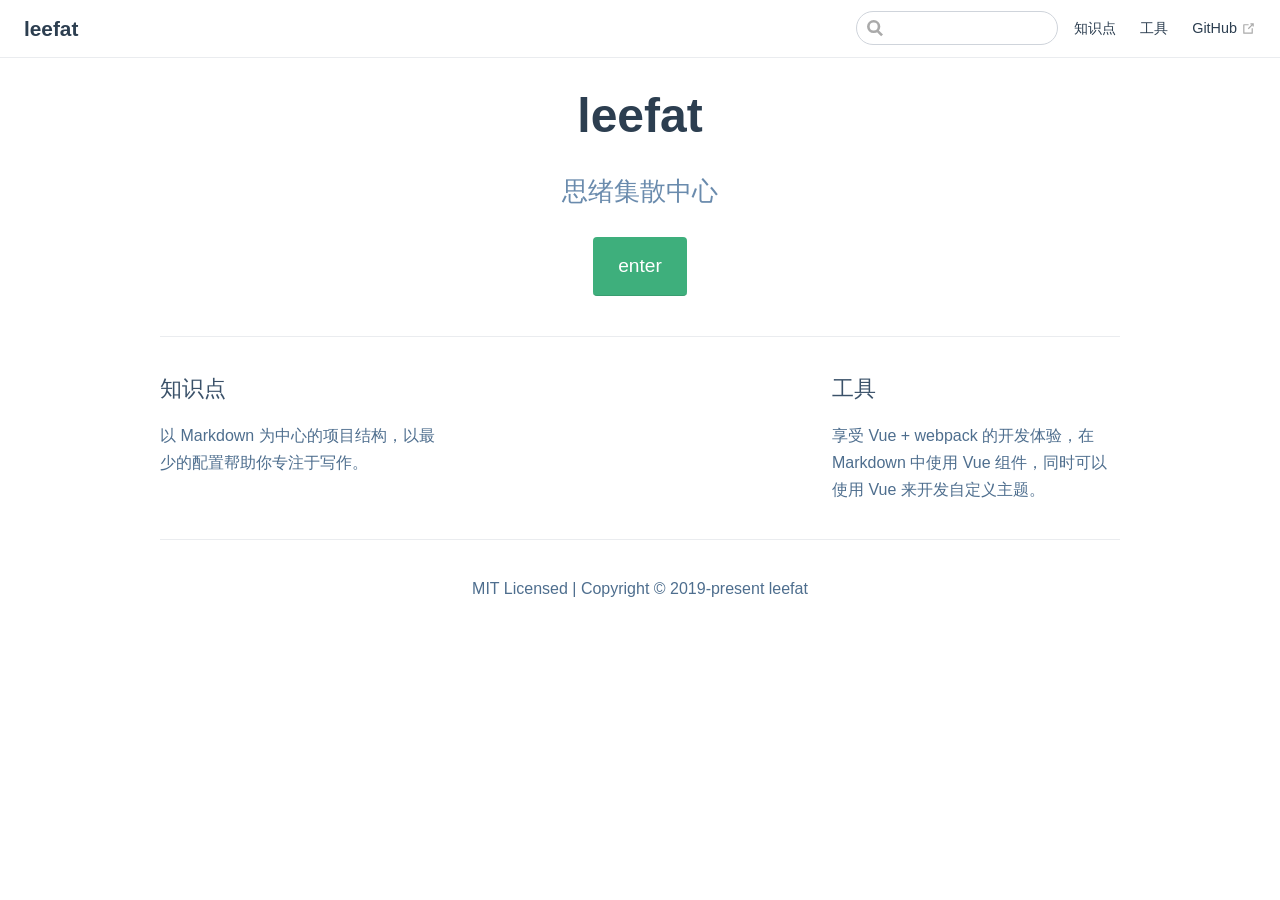
<file: index.html>
<!DOCTYPE html>
<html lang="en-US">
  <head>
    <meta charset="utf-8">
    <meta name="viewport" content="width=device-width,initial-scale=1">
    <title>leefat</title>
    <meta name="description" content="思绪集散中心">
    <meta name="generator" content="VuePress 1.4.0">
    <link rel="icon" href="/favicon.ico">
    
    <link rel="preload" href="/assets/css/0.styles.bd3b0c2c.css" as="style"><link rel="preload" href="/assets/js/app.61a1e535.js" as="script"><link rel="preload" href="/assets/js/2.067ed6be.js" as="script"><link rel="preload" href="/assets/js/8.2a13ba29.js" as="script"><link rel="prefetch" href="/assets/js/10.a4aeed17.js"><link rel="prefetch" href="/assets/js/11.473697c0.js"><link rel="prefetch" href="/assets/js/12.eae57d5d.js"><link rel="prefetch" href="/assets/js/13.fb34779c.js"><link rel="prefetch" href="/assets/js/14.a23273b4.js"><link rel="prefetch" href="/assets/js/15.beebe917.js"><link rel="prefetch" href="/assets/js/16.7fa9f87a.js"><link rel="prefetch" href="/assets/js/17.cdbf9a5a.js"><link rel="prefetch" href="/assets/js/18.f4fc0604.js"><link rel="prefetch" href="/assets/js/19.edd52001.js"><link rel="prefetch" href="/assets/js/3.a0d2ed9d.js"><link rel="prefetch" href="/assets/js/4.e4752e2a.js"><link rel="prefetch" href="/assets/js/5.5a9124e9.js"><link rel="prefetch" href="/assets/js/6.fb0f6784.js"><link rel="prefetch" href="/assets/js/7.60f0056b.js"><link rel="prefetch" href="/assets/js/9.ad69a8a3.js">
    <link rel="stylesheet" href="/assets/css/0.styles.bd3b0c2c.css">
  </head>
  <body>
    <div id="app" data-server-rendered="true"><div class="theme-container no-sidebar"><header class="navbar"><div class="sidebar-button"><svg xmlns="http://www.w3.org/2000/svg" aria-hidden="true" role="img" viewBox="0 0 448 512" class="icon"><path fill="currentColor" d="M436 124H12c-6.627 0-12-5.373-12-12V80c0-6.627 5.373-12 12-12h424c6.627 0 12 5.373 12 12v32c0 6.627-5.373 12-12 12zm0 160H12c-6.627 0-12-5.373-12-12v-32c0-6.627 5.373-12 12-12h424c6.627 0 12 5.373 12 12v32c0 6.627-5.373 12-12 12zm0 160H12c-6.627 0-12-5.373-12-12v-32c0-6.627 5.373-12 12-12h424c6.627 0 12 5.373 12 12v32c0 6.627-5.373 12-12 12z"></path></svg></div> <a href="/" class="home-link router-link-exact-active router-link-active"><!----> <span class="site-name">leefat</span></a> <div class="links"><div class="search-box"><input aria-label="Search" autocomplete="off" spellcheck="false" value=""> <!----></div> <nav class="nav-links can-hide"><div class="nav-item"><a href="/points/" class="nav-link">
  知识点
</a></div><div class="nav-item"><a href="/tools/" class="nav-link">
  工具
</a></div><div class="nav-item"><a href="https://github.com/GHleefat" target="_blank" rel="noopener noreferrer" class="nav-link external">
  GitHub
  <svg xmlns="http://www.w3.org/2000/svg" aria-hidden="true" x="0px" y="0px" viewBox="0 0 100 100" width="15" height="15" class="icon outbound"><path fill="currentColor" d="M18.8,85.1h56l0,0c2.2,0,4-1.8,4-4v-32h-8v28h-48v-48h28v-8h-32l0,0c-2.2,0-4,1.8-4,4v56C14.8,83.3,16.6,85.1,18.8,85.1z"></path> <polygon fill="currentColor" points="45.7,48.7 51.3,54.3 77.2,28.5 77.2,37.2 85.2,37.2 85.2,14.9 62.8,14.9 62.8,22.9 71.5,22.9"></polygon></svg></a></div> <!----></nav></div></header> <div class="sidebar-mask"></div> <aside class="sidebar"><nav class="nav-links"><div class="nav-item"><a href="/points/" class="nav-link">
  知识点
</a></div><div class="nav-item"><a href="/tools/" class="nav-link">
  工具
</a></div><div class="nav-item"><a href="https://github.com/GHleefat" target="_blank" rel="noopener noreferrer" class="nav-link external">
  GitHub
  <svg xmlns="http://www.w3.org/2000/svg" aria-hidden="true" x="0px" y="0px" viewBox="0 0 100 100" width="15" height="15" class="icon outbound"><path fill="currentColor" d="M18.8,85.1h56l0,0c2.2,0,4-1.8,4-4v-32h-8v28h-48v-48h28v-8h-32l0,0c-2.2,0-4,1.8-4,4v56C14.8,83.3,16.6,85.1,18.8,85.1z"></path> <polygon fill="currentColor" points="45.7,48.7 51.3,54.3 77.2,28.5 77.2,37.2 85.2,37.2 85.2,14.9 62.8,14.9 62.8,22.9 71.5,22.9"></polygon></svg></a></div> <!----></nav>  <ul class="sidebar-links"><li><section class="sidebar-group collapsable depth-0"><p class="sidebar-heading open"><span>知识点</span> <span class="arrow down"></span></p> <ul class="sidebar-links sidebar-group-items"><li><a href="/points/practice/small-knowledges.html" class="sidebar-link">小知识点</a></li><li><a href="/points/practice/three-column-layout.html" class="sidebar-link">三栏布局只知道圣杯、双飞翼，最终评级是……F</a></li><li><a href="/points/practice/inherit.html" class="sidebar-link">JavaScript继承的几种方式</a></li><li><a href="/points/practice/eslint.html" class="sidebar-link">项目使用Eslint</a></li></ul></section></li><li><section class="sidebar-group collapsable depth-0"><p class="sidebar-heading"><span>工具</span> <span class="arrow right"></span></p> <!----></section></li></ul> </aside> <main aria-labelledby="main-title" class="home"><header class="hero"><!----> <h1 id="main-title">
      leefat
    </h1> <p class="description">
      思绪集散中心
    </p> <p class="action"><a href="/tools/" class="nav-link action-button">
  enter
</a></p></header> <div class="features"><div class="feature"><h2>知识点</h2> <p>以 Markdown 为中心的项目结构，以最少的配置帮助你专注于写作。</p></div><div class="feature"><h2>工具</h2> <p>享受 Vue + webpack 的开发体验，在 Markdown 中使用 Vue 组件，同时可以使用 Vue 来开发自定义主题。</p></div></div> <div class="theme-default-content custom content__default"></div> <div class="footer">
    MIT Licensed | Copyright © 2019-present leefat
  </div></main></div><div class="global-ui"></div></div>
    <script src="/assets/js/app.61a1e535.js" defer></script><script src="/assets/js/2.067ed6be.js" defer></script><script src="/assets/js/8.2a13ba29.js" defer></script>
  </body>
</html>
</file>
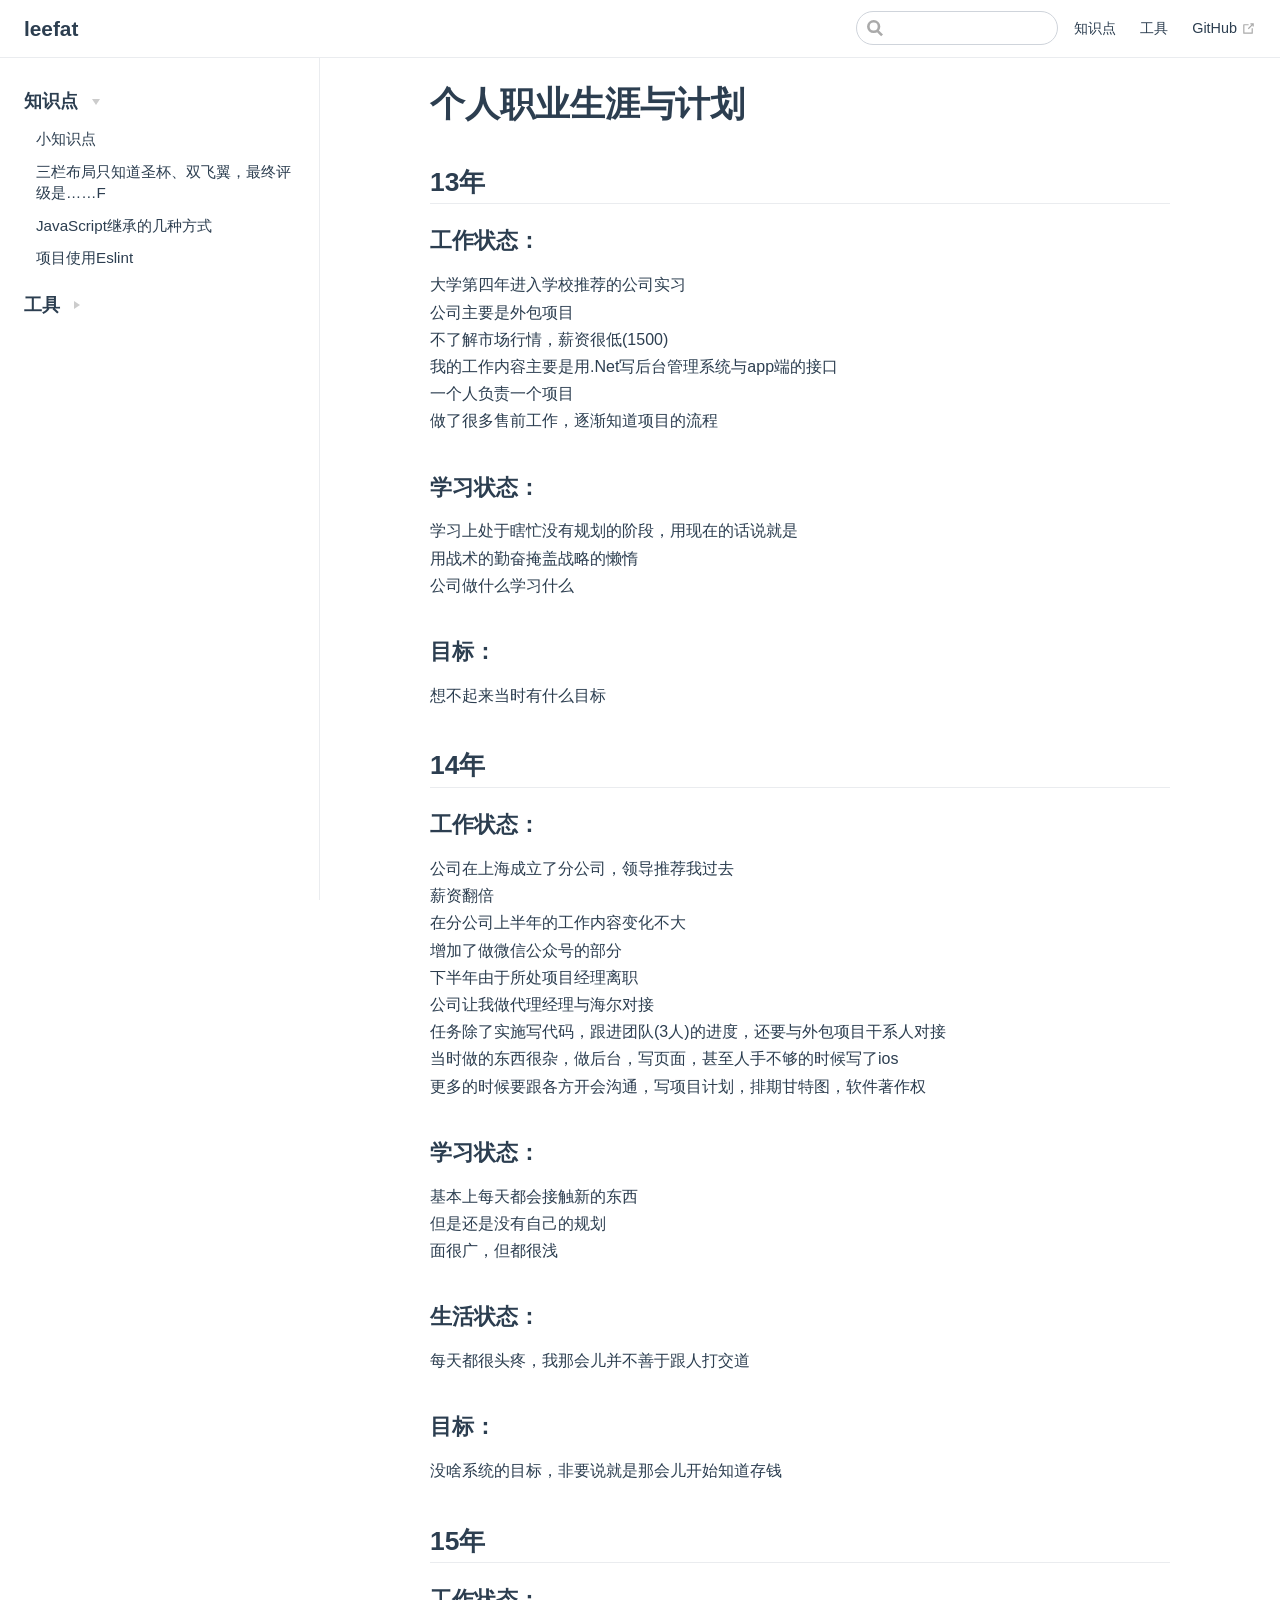
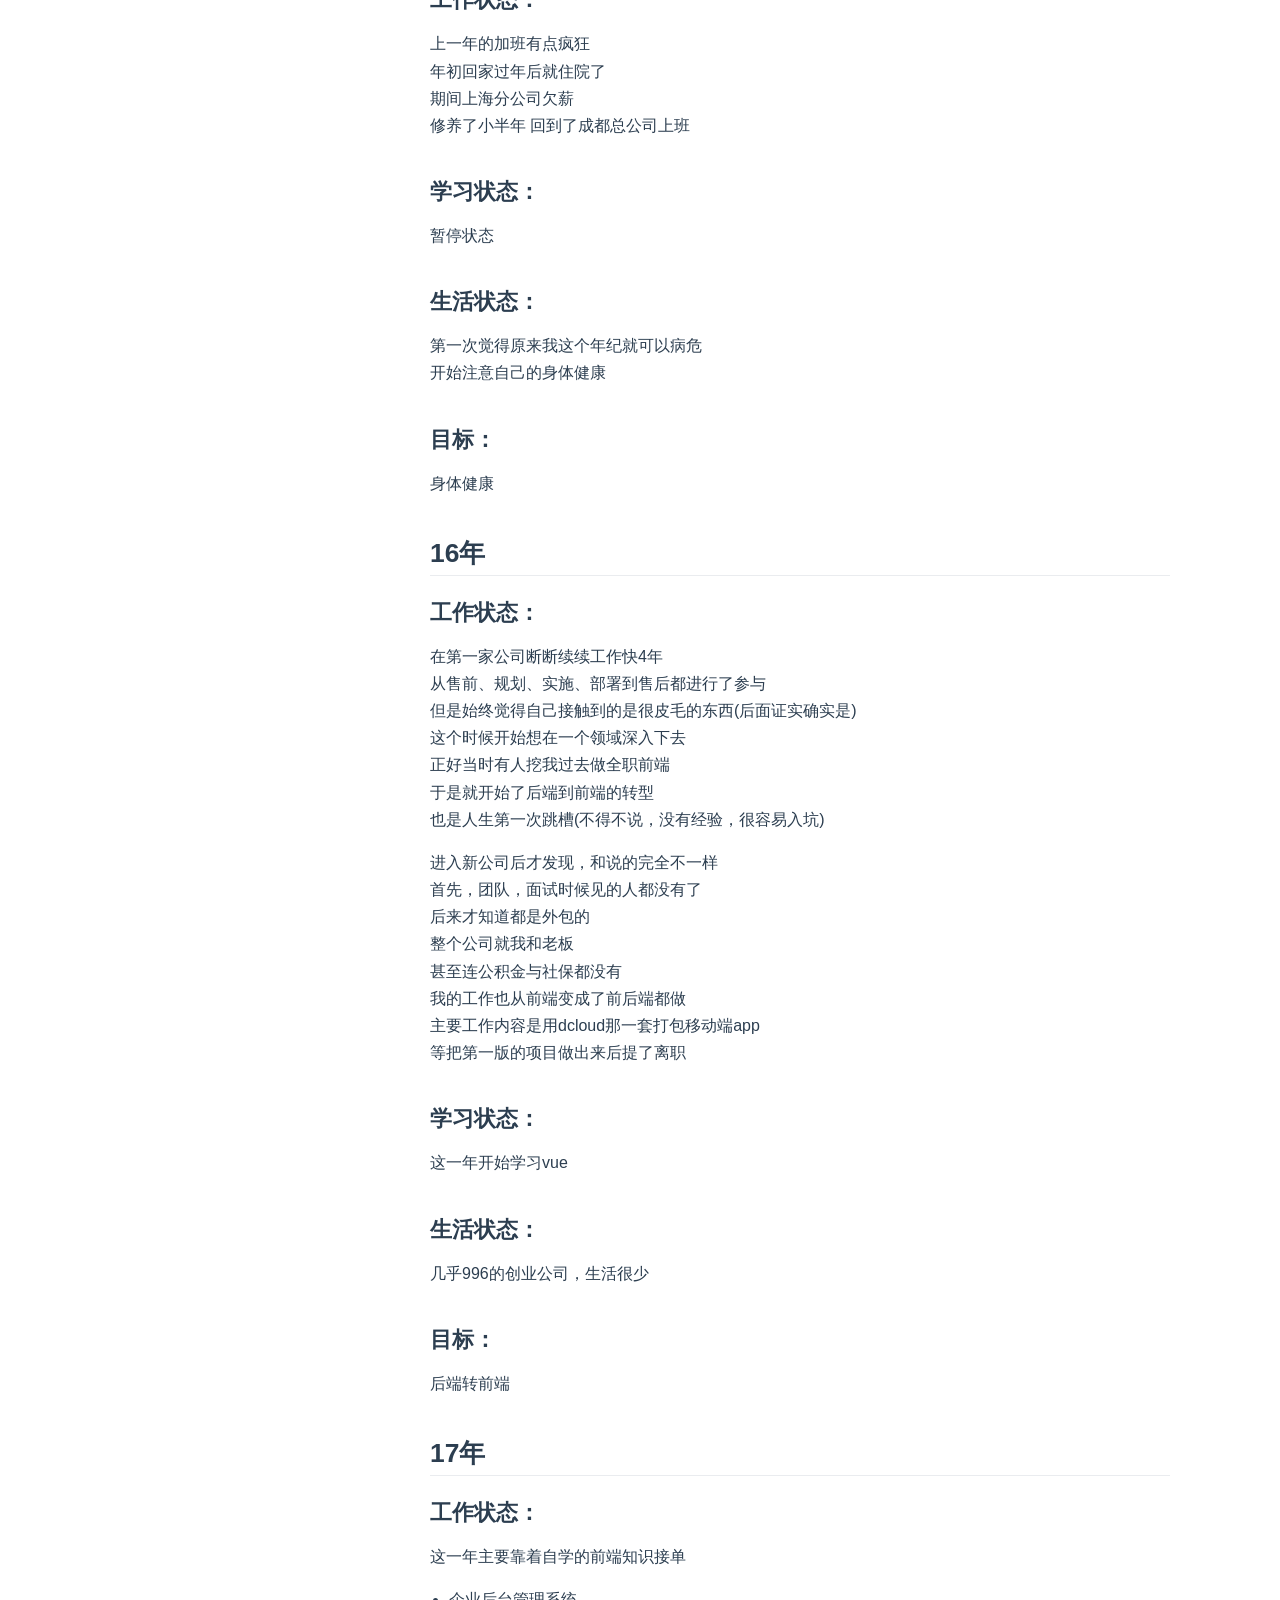
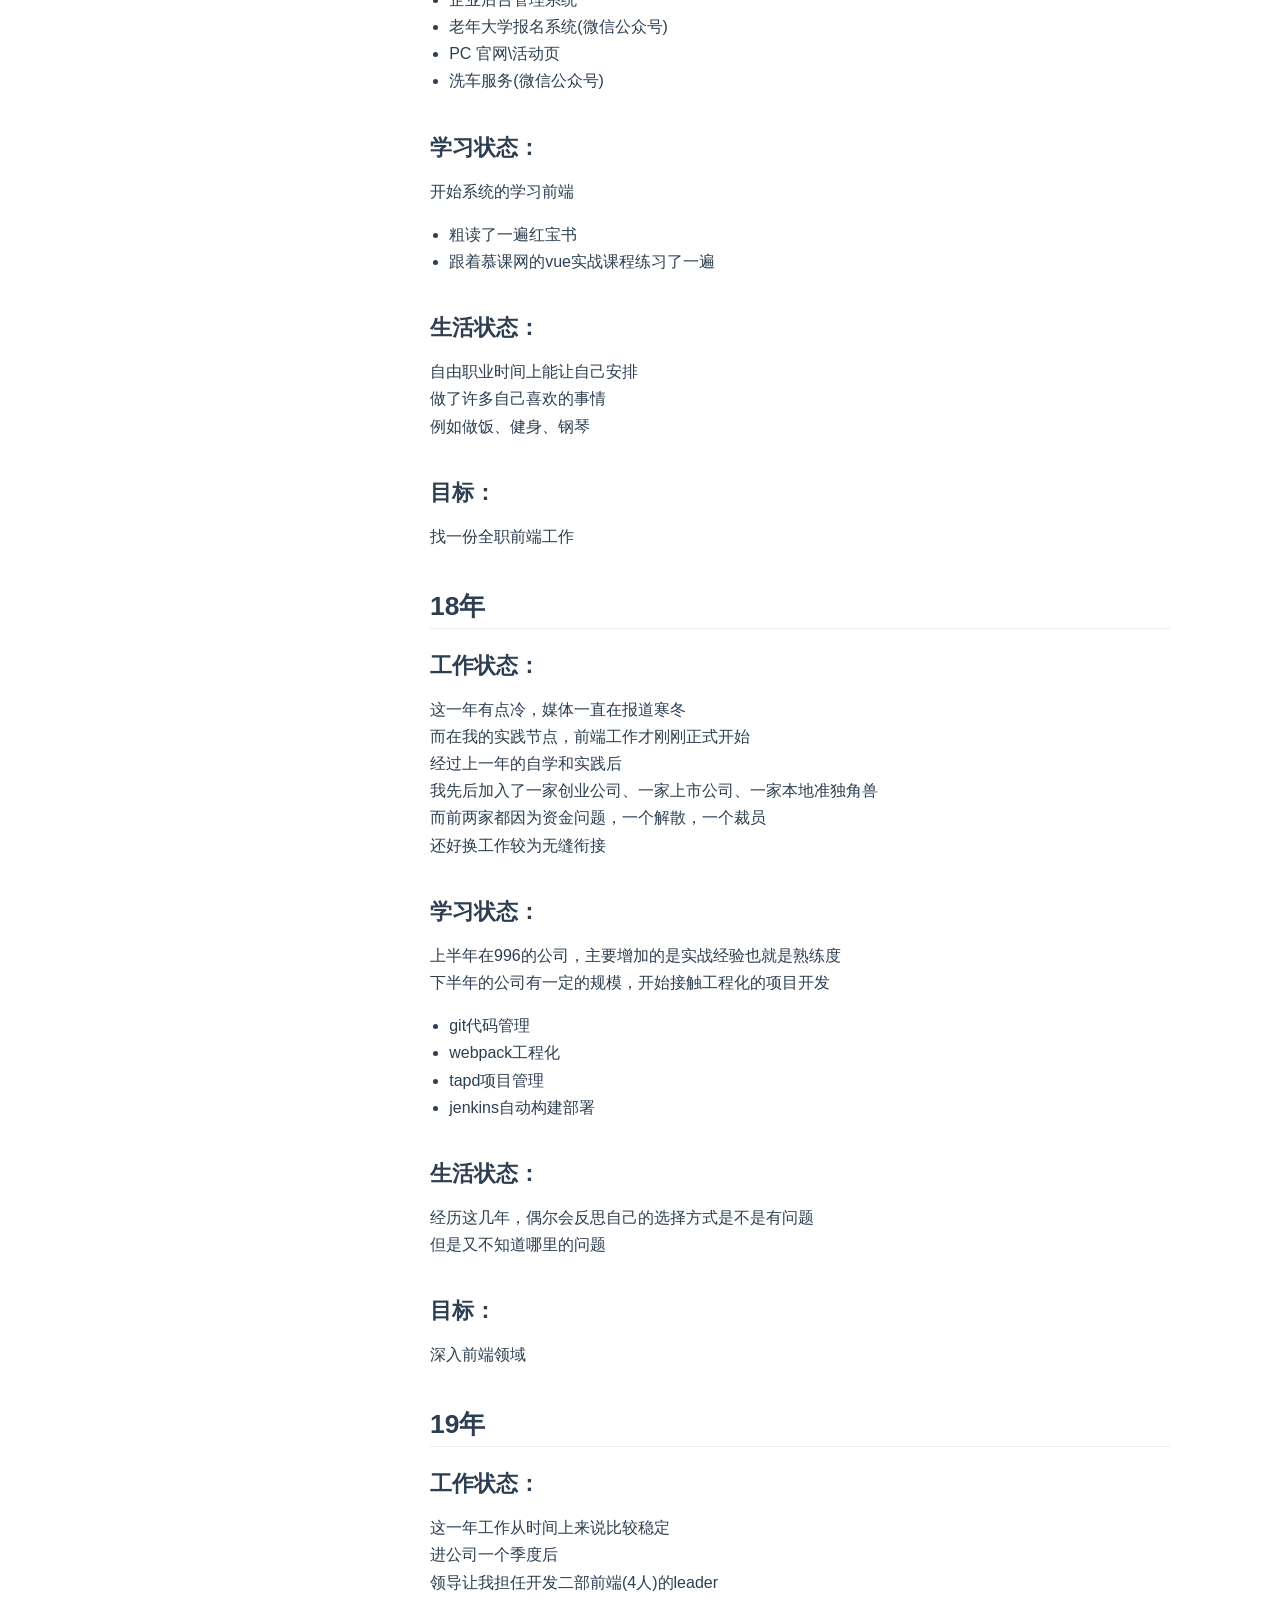
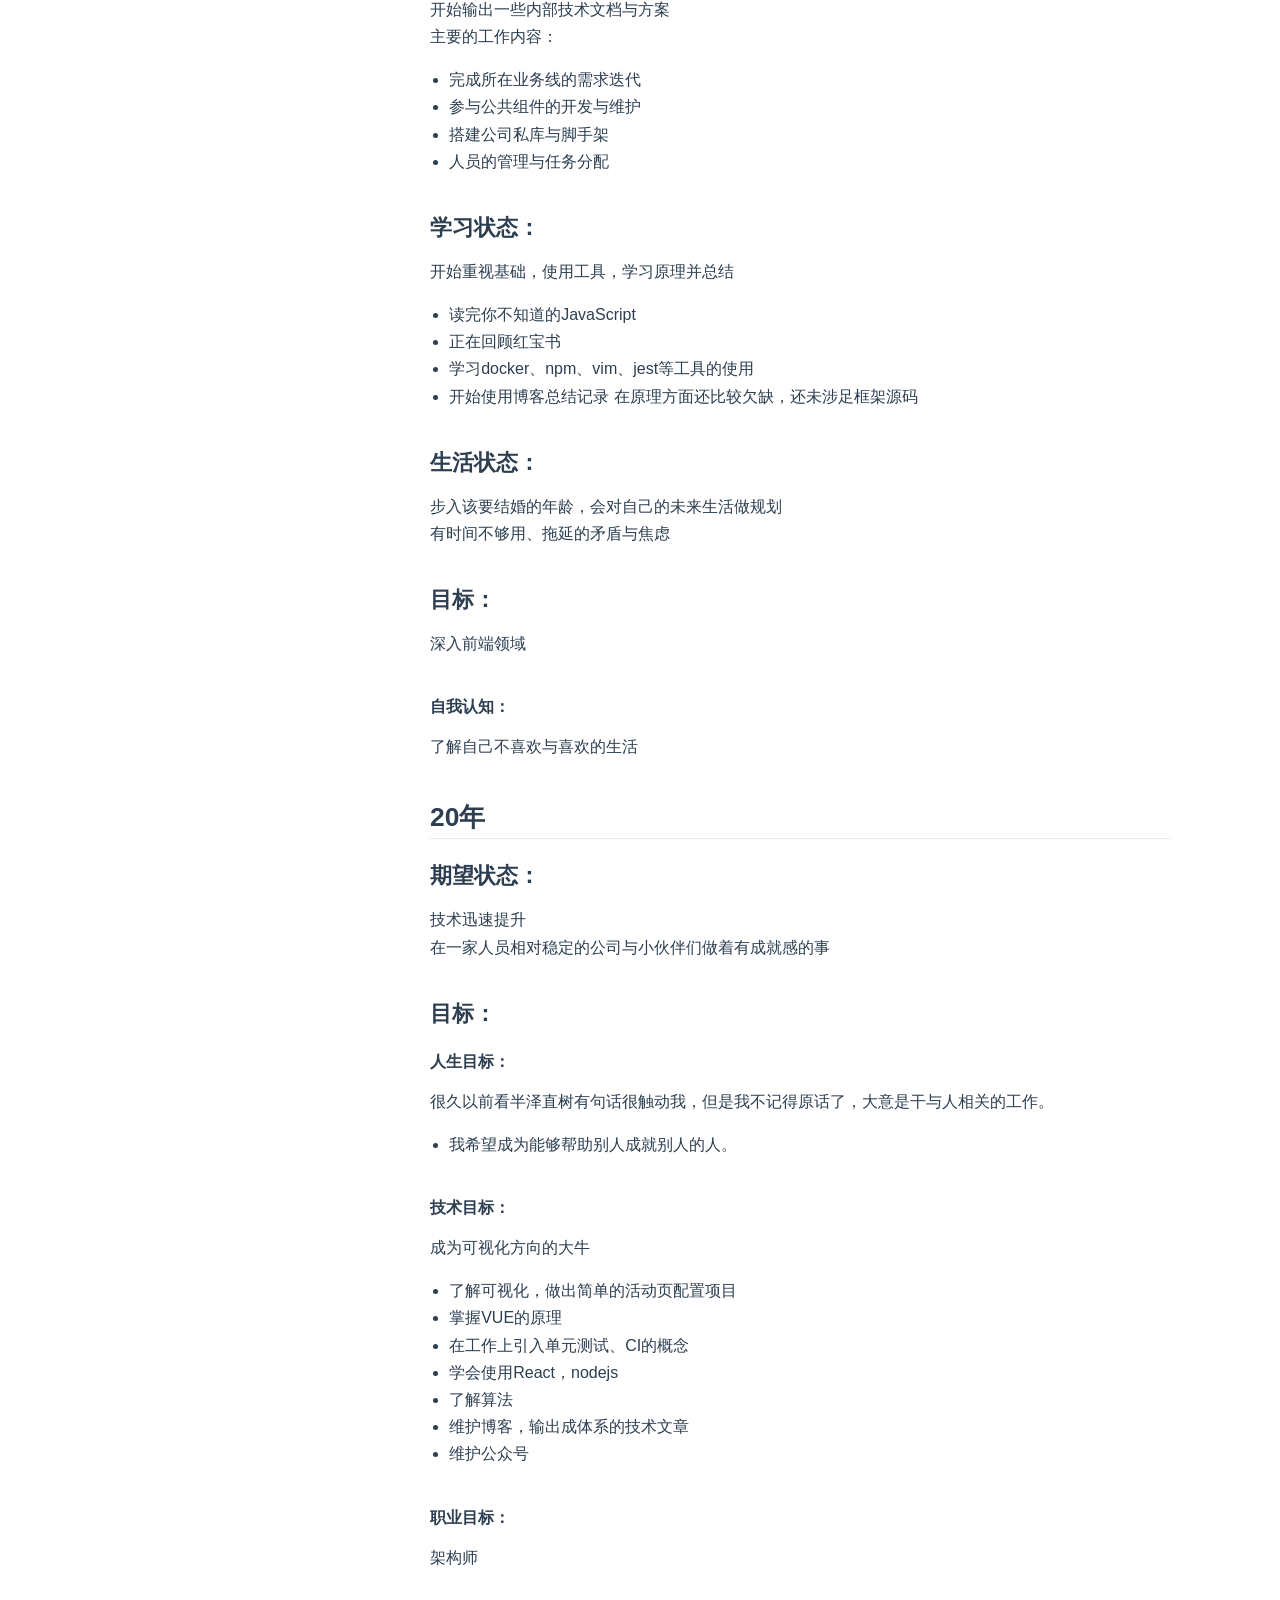
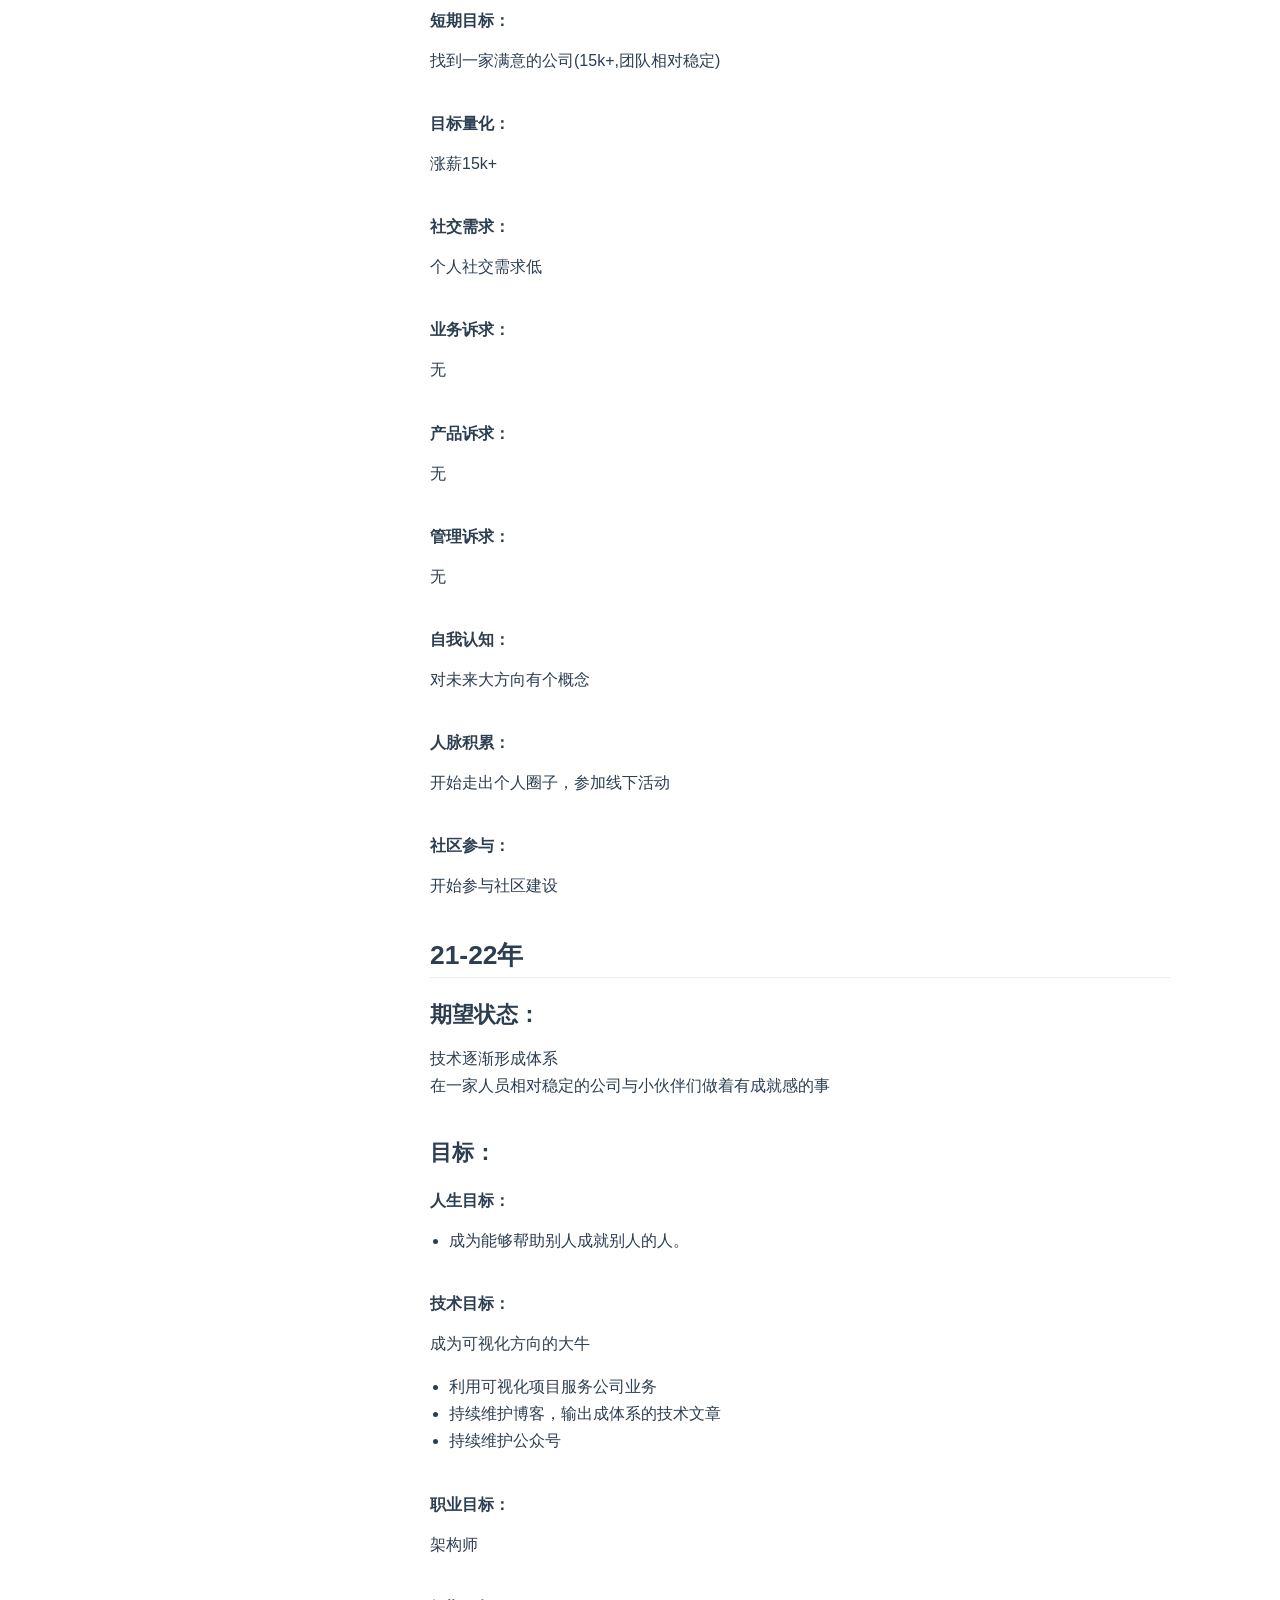
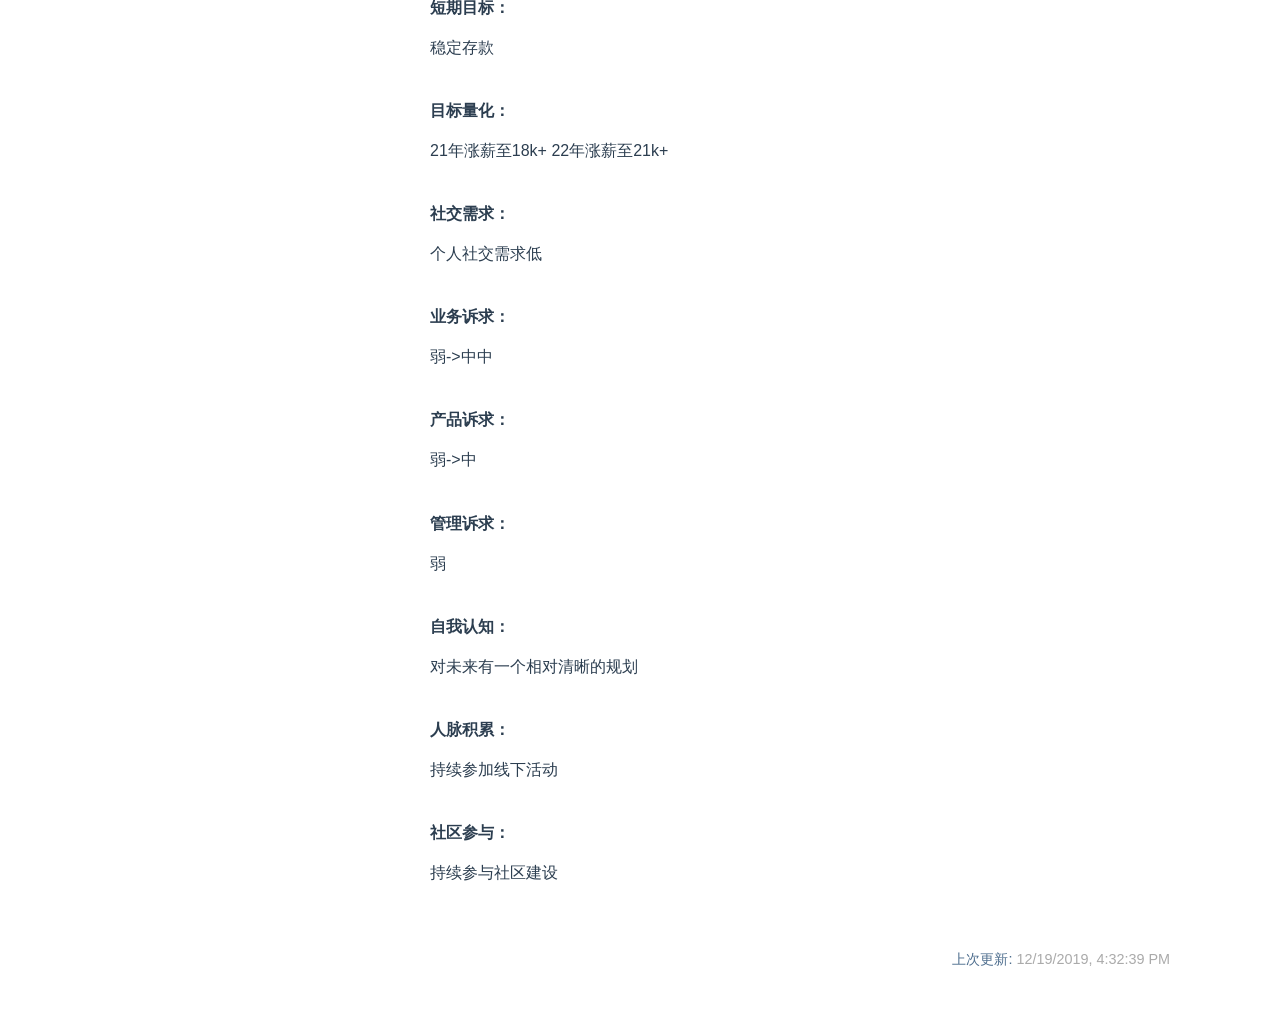
<file: life/index.html>
<!DOCTYPE html>
<html lang="en-US">
  <head>
    <meta charset="utf-8">
    <meta name="viewport" content="width=device-width,initial-scale=1">
    <title>个人职业生涯与计划 | leefat</title>
    <meta name="description" content="思绪集散中心">
    <meta name="generator" content="VuePress 1.4.0">
    <link rel="icon" href="/favicon.ico">
    
    <link rel="preload" href="/assets/css/0.styles.bd3b0c2c.css" as="style"><link rel="preload" href="/assets/js/app.61a1e535.js" as="script"><link rel="preload" href="/assets/js/2.067ed6be.js" as="script"><link rel="preload" href="/assets/js/9.ad69a8a3.js" as="script"><link rel="prefetch" href="/assets/js/10.a4aeed17.js"><link rel="prefetch" href="/assets/js/11.473697c0.js"><link rel="prefetch" href="/assets/js/12.eae57d5d.js"><link rel="prefetch" href="/assets/js/13.fb34779c.js"><link rel="prefetch" href="/assets/js/14.a23273b4.js"><link rel="prefetch" href="/assets/js/15.beebe917.js"><link rel="prefetch" href="/assets/js/16.7fa9f87a.js"><link rel="prefetch" href="/assets/js/17.cdbf9a5a.js"><link rel="prefetch" href="/assets/js/18.f4fc0604.js"><link rel="prefetch" href="/assets/js/19.edd52001.js"><link rel="prefetch" href="/assets/js/3.a0d2ed9d.js"><link rel="prefetch" href="/assets/js/4.e4752e2a.js"><link rel="prefetch" href="/assets/js/5.5a9124e9.js"><link rel="prefetch" href="/assets/js/6.fb0f6784.js"><link rel="prefetch" href="/assets/js/7.60f0056b.js"><link rel="prefetch" href="/assets/js/8.2a13ba29.js">
    <link rel="stylesheet" href="/assets/css/0.styles.bd3b0c2c.css">
  </head>
  <body>
    <div id="app" data-server-rendered="true"><div class="theme-container"><header class="navbar"><div class="sidebar-button"><svg xmlns="http://www.w3.org/2000/svg" aria-hidden="true" role="img" viewBox="0 0 448 512" class="icon"><path fill="currentColor" d="M436 124H12c-6.627 0-12-5.373-12-12V80c0-6.627 5.373-12 12-12h424c6.627 0 12 5.373 12 12v32c0 6.627-5.373 12-12 12zm0 160H12c-6.627 0-12-5.373-12-12v-32c0-6.627 5.373-12 12-12h424c6.627 0 12 5.373 12 12v32c0 6.627-5.373 12-12 12zm0 160H12c-6.627 0-12-5.373-12-12v-32c0-6.627 5.373-12 12-12h424c6.627 0 12 5.373 12 12v32c0 6.627-5.373 12-12 12z"></path></svg></div> <a href="/" class="home-link router-link-active"><!----> <span class="site-name">leefat</span></a> <div class="links"><div class="search-box"><input aria-label="Search" autocomplete="off" spellcheck="false" value=""> <!----></div> <nav class="nav-links can-hide"><div class="nav-item"><a href="/points/" class="nav-link">
  知识点
</a></div><div class="nav-item"><a href="/tools/" class="nav-link">
  工具
</a></div><div class="nav-item"><a href="https://github.com/GHleefat" target="_blank" rel="noopener noreferrer" class="nav-link external">
  GitHub
  <svg xmlns="http://www.w3.org/2000/svg" aria-hidden="true" x="0px" y="0px" viewBox="0 0 100 100" width="15" height="15" class="icon outbound"><path fill="currentColor" d="M18.8,85.1h56l0,0c2.2,0,4-1.8,4-4v-32h-8v28h-48v-48h28v-8h-32l0,0c-2.2,0-4,1.8-4,4v56C14.8,83.3,16.6,85.1,18.8,85.1z"></path> <polygon fill="currentColor" points="45.7,48.7 51.3,54.3 77.2,28.5 77.2,37.2 85.2,37.2 85.2,14.9 62.8,14.9 62.8,22.9 71.5,22.9"></polygon></svg></a></div> <!----></nav></div></header> <div class="sidebar-mask"></div> <aside class="sidebar"><nav class="nav-links"><div class="nav-item"><a href="/points/" class="nav-link">
  知识点
</a></div><div class="nav-item"><a href="/tools/" class="nav-link">
  工具
</a></div><div class="nav-item"><a href="https://github.com/GHleefat" target="_blank" rel="noopener noreferrer" class="nav-link external">
  GitHub
  <svg xmlns="http://www.w3.org/2000/svg" aria-hidden="true" x="0px" y="0px" viewBox="0 0 100 100" width="15" height="15" class="icon outbound"><path fill="currentColor" d="M18.8,85.1h56l0,0c2.2,0,4-1.8,4-4v-32h-8v28h-48v-48h28v-8h-32l0,0c-2.2,0-4,1.8-4,4v56C14.8,83.3,16.6,85.1,18.8,85.1z"></path> <polygon fill="currentColor" points="45.7,48.7 51.3,54.3 77.2,28.5 77.2,37.2 85.2,37.2 85.2,14.9 62.8,14.9 62.8,22.9 71.5,22.9"></polygon></svg></a></div> <!----></nav>  <ul class="sidebar-links"><li><section class="sidebar-group collapsable depth-0"><p class="sidebar-heading open"><span>知识点</span> <span class="arrow down"></span></p> <ul class="sidebar-links sidebar-group-items"><li><a href="/points/practice/small-knowledges.html" class="sidebar-link">小知识点</a></li><li><a href="/points/practice/three-column-layout.html" class="sidebar-link">三栏布局只知道圣杯、双飞翼，最终评级是……F</a></li><li><a href="/points/practice/inherit.html" class="sidebar-link">JavaScript继承的几种方式</a></li><li><a href="/points/practice/eslint.html" class="sidebar-link">项目使用Eslint</a></li></ul></section></li><li><section class="sidebar-group collapsable depth-0"><p class="sidebar-heading"><span>工具</span> <span class="arrow right"></span></p> <!----></section></li></ul> </aside> <main class="page"> <div class="theme-default-content content__default"><h1 id="个人职业生涯与计划"><a href="#个人职业生涯与计划" class="header-anchor">#</a> 个人职业生涯与计划</h1> <h2 id="_13年"><a href="#_13年" class="header-anchor">#</a> 13年</h2> <h3 id="工作状态："><a href="#工作状态：" class="header-anchor">#</a> 工作状态：</h3> <p>大学第四年进入学校推荐的公司实习<br>
公司主要是外包项目<br>
不了解市场行情，薪资很低(1500)<br>
我的工作内容主要是用.Net写后台管理系统与app端的接口<br>
一个人负责一个项目<br>
做了很多售前工作，逐渐知道项目的流程</p> <h3 id="学习状态："><a href="#学习状态：" class="header-anchor">#</a> 学习状态：</h3> <p>学习上处于瞎忙没有规划的阶段，用现在的话说就是<br>
用战术的勤奋掩盖战略的懒惰<br>
公司做什么学习什么</p> <h3 id="目标："><a href="#目标：" class="header-anchor">#</a> 目标：</h3> <p>想不起来当时有什么目标</p> <h2 id="_14年"><a href="#_14年" class="header-anchor">#</a> 14年</h2> <h3 id="工作状态：-2"><a href="#工作状态：-2" class="header-anchor">#</a> 工作状态：</h3> <p>公司在上海成立了分公司，领导推荐我过去<br>
薪资翻倍<br>
在分公司上半年的工作内容变化不大<br>
增加了做微信公众号的部分<br>
下半年由于所处项目经理离职<br>
公司让我做代理经理与海尔对接<br>
任务除了实施写代码，跟进团队(3人)的进度，还要与外包项目干系人对接<br>
当时做的东西很杂，做后台，写页面，甚至人手不够的时候写了ios<br>
更多的时候要跟各方开会沟通，写项目计划，排期甘特图，软件著作权</p> <h3 id="学习状态：-2"><a href="#学习状态：-2" class="header-anchor">#</a> 学习状态：</h3> <p>基本上每天都会接触新的东西<br>
但是还是没有自己的规划<br>
面很广，但都很浅</p> <h3 id="生活状态："><a href="#生活状态：" class="header-anchor">#</a> 生活状态：</h3> <p>每天都很头疼，我那会儿并不善于跟人打交道</p> <h3 id="目标：-2"><a href="#目标：-2" class="header-anchor">#</a> 目标：</h3> <p>没啥系统的目标，非要说就是那会儿开始知道存钱</p> <h2 id="_15年"><a href="#_15年" class="header-anchor">#</a> 15年</h2> <h3 id="工作状态：-3"><a href="#工作状态：-3" class="header-anchor">#</a> 工作状态：</h3> <p>上一年的加班有点疯狂<br>
年初回家过年后就住院了<br>
期间上海分公司欠薪<br>
修养了小半年
回到了成都总公司上班</p> <h3 id="学习状态：-3"><a href="#学习状态：-3" class="header-anchor">#</a> 学习状态：</h3> <p>暂停状态</p> <h3 id="生活状态：-2"><a href="#生活状态：-2" class="header-anchor">#</a> 生活状态：</h3> <p>第一次觉得原来我这个年纪就可以病危<br>
开始注意自己的身体健康</p> <h3 id="目标：-3"><a href="#目标：-3" class="header-anchor">#</a> 目标：</h3> <p>身体健康</p> <h2 id="_16年"><a href="#_16年" class="header-anchor">#</a> 16年</h2> <h3 id="工作状态：-4"><a href="#工作状态：-4" class="header-anchor">#</a> 工作状态：</h3> <p>在第一家公司断断续续工作快4年<br>
从售前、规划、实施、部署到售后都进行了参与<br>
但是始终觉得自己接触到的是很皮毛的东西(后面证实确实是)<br>
这个时候开始想在一个领域深入下去<br>
正好当时有人挖我过去做全职前端<br>
于是就开始了后端到前端的转型<br>
也是人生第一次跳槽(不得不说，没有经验，很容易入坑)</p> <p>进入新公司后才发现，和说的完全不一样<br>
首先，团队，面试时候见的人都没有了<br>
后来才知道都是外包的<br>
整个公司就我和老板<br>
甚至连公积金与社保都没有<br>
我的工作也从前端变成了前后端都做<br>
主要工作内容是用dcloud那一套打包移动端app<br>
等把第一版的项目做出来后提了离职</p> <h3 id="学习状态：-4"><a href="#学习状态：-4" class="header-anchor">#</a> 学习状态：</h3> <p>这一年开始学习vue</p> <h3 id="生活状态：-3"><a href="#生活状态：-3" class="header-anchor">#</a> 生活状态：</h3> <p>几乎996的创业公司，生活很少</p> <h3 id="目标：-4"><a href="#目标：-4" class="header-anchor">#</a> 目标：</h3> <p>后端转前端</p> <h2 id="_17年"><a href="#_17年" class="header-anchor">#</a> 17年</h2> <h3 id="工作状态：-5"><a href="#工作状态：-5" class="header-anchor">#</a> 工作状态：</h3> <p>这一年主要靠着自学的前端知识接单</p> <ul><li>企业后台管理系统</li> <li>老年大学报名系统(微信公众号)</li> <li>PC 官网\活动页</li> <li>洗车服务(微信公众号)</li></ul> <h3 id="学习状态：-5"><a href="#学习状态：-5" class="header-anchor">#</a> 学习状态：</h3> <p>开始系统的学习前端</p> <ul><li>粗读了一遍红宝书</li> <li>跟着慕课网的vue实战课程练习了一遍</li></ul> <h3 id="生活状态：-4"><a href="#生活状态：-4" class="header-anchor">#</a> 生活状态：</h3> <p>自由职业时间上能让自己安排<br>
做了许多自己喜欢的事情<br>
例如做饭、健身、钢琴</p> <h3 id="目标：-5"><a href="#目标：-5" class="header-anchor">#</a> 目标：</h3> <p>找一份全职前端工作</p> <h2 id="_18年"><a href="#_18年" class="header-anchor">#</a> 18年</h2> <h3 id="工作状态：-6"><a href="#工作状态：-6" class="header-anchor">#</a> 工作状态：</h3> <p>这一年有点冷，媒体一直在报道寒冬<br>
而在我的实践节点，前端工作才刚刚正式开始<br>
经过上一年的自学和实践后<br>
我先后加入了一家创业公司、一家上市公司、一家本地准独角兽<br>
而前两家都因为资金问题，一个解散，一个裁员<br>
还好换工作较为无缝衔接</p> <h3 id="学习状态：-6"><a href="#学习状态：-6" class="header-anchor">#</a> 学习状态：</h3> <p>上半年在996的公司，主要增加的是实战经验也就是熟练度<br>
下半年的公司有一定的规模，开始接触工程化的项目开发</p> <ul><li>git代码管理</li> <li>webpack工程化</li> <li>tapd项目管理</li> <li>jenkins自动构建部署</li></ul> <h3 id="生活状态：-5"><a href="#生活状态：-5" class="header-anchor">#</a> 生活状态：</h3> <p>经历这几年，偶尔会反思自己的选择方式是不是有问题<br>
但是又不知道哪里的问题</p> <h3 id="目标：-6"><a href="#目标：-6" class="header-anchor">#</a> 目标：</h3> <p>深入前端领域</p> <h2 id="_19年"><a href="#_19年" class="header-anchor">#</a> 19年</h2> <h3 id="工作状态：-7"><a href="#工作状态：-7" class="header-anchor">#</a> 工作状态：</h3> <p>这一年工作从时间上来说比较稳定<br>
进公司一个季度后<br>
领导让我担任开发二部前端(4人)的leader<br>
开始输出一些内部技术文档与方案<br>
主要的工作内容：</p> <ul><li>完成所在业务线的需求迭代</li> <li>参与公共组件的开发与维护</li> <li>搭建公司私库与脚手架</li> <li>人员的管理与任务分配</li></ul> <h3 id="学习状态：-7"><a href="#学习状态：-7" class="header-anchor">#</a> 学习状态：</h3> <p>开始重视基础，使用工具，学习原理并总结</p> <ul><li>读完你不知道的JavaScript</li> <li>正在回顾红宝书</li> <li>学习docker、npm、vim、jest等工具的使用</li> <li>开始使用博客总结记录
在原理方面还比较欠缺，还未涉足框架源码</li></ul> <h3 id="生活状态：-6"><a href="#生活状态：-6" class="header-anchor">#</a> 生活状态：</h3> <p>步入该要结婚的年龄，会对自己的未来生活做规划<br>
有时间不够用、拖延的矛盾与焦虑</p> <h3 id="目标：-7"><a href="#目标：-7" class="header-anchor">#</a> 目标：</h3> <p>深入前端领域</p> <h4 id="自我认知："><a href="#自我认知：" class="header-anchor">#</a> 自我认知：</h4> <p>了解自己不喜欢与喜欢的生活</p> <h2 id="_20年"><a href="#_20年" class="header-anchor">#</a> 20年</h2> <h3 id="期望状态："><a href="#期望状态：" class="header-anchor">#</a> 期望状态：</h3> <p>技术迅速提升<br>
在一家人员相对稳定的公司与小伙伴们做着有成就感的事</p> <h3 id="目标：-8"><a href="#目标：-8" class="header-anchor">#</a> 目标：</h3> <h4 id="人生目标："><a href="#人生目标：" class="header-anchor">#</a> 人生目标：</h4> <p>很久以前看半泽直树有句话很触动我，但是我不记得原话了，大意是干与人相关的工作。</p> <ul><li>我希望成为能够帮助别人成就别人的人。</li></ul> <h4 id="技术目标："><a href="#技术目标：" class="header-anchor">#</a> 技术目标：</h4> <p>成为可视化方向的大牛</p> <ul><li>了解可视化，做出简单的活动页配置项目</li> <li>掌握VUE的原理</li> <li>在工作上引入单元测试、CI的概念</li> <li>学会使用React，nodejs</li> <li>了解算法</li> <li>维护博客，输出成体系的技术文章</li> <li>维护公众号</li></ul> <h4 id="职业目标："><a href="#职业目标：" class="header-anchor">#</a> 职业目标：</h4> <p>架构师</p> <h4 id="短期目标："><a href="#短期目标：" class="header-anchor">#</a> 短期目标：</h4> <p>找到一家满意的公司(15k+,团队相对稳定)</p> <h4 id="目标量化："><a href="#目标量化：" class="header-anchor">#</a> 目标量化：</h4> <p>涨薪15k+</p> <h4 id="社交需求："><a href="#社交需求：" class="header-anchor">#</a> 社交需求：</h4> <p>个人社交需求低</p> <h4 id="业务诉求："><a href="#业务诉求：" class="header-anchor">#</a> 业务诉求：</h4> <p>无</p> <h4 id="产品诉求："><a href="#产品诉求：" class="header-anchor">#</a> 产品诉求：</h4> <p>无</p> <h4 id="管理诉求："><a href="#管理诉求：" class="header-anchor">#</a> 管理诉求：</h4> <p>无</p> <h4 id="自我认知：-2"><a href="#自我认知：-2" class="header-anchor">#</a> 自我认知：</h4> <p>对未来大方向有个概念</p> <h4 id="人脉积累："><a href="#人脉积累：" class="header-anchor">#</a> 人脉积累：</h4> <p>开始走出个人圈子，参加线下活动</p> <h4 id="社区参与："><a href="#社区参与：" class="header-anchor">#</a> 社区参与：</h4> <p>开始参与社区建设</p> <h2 id="_21-22年"><a href="#_21-22年" class="header-anchor">#</a> 21-22年</h2> <h3 id="期望状态：-2"><a href="#期望状态：-2" class="header-anchor">#</a> 期望状态：</h3> <p>技术逐渐形成体系<br>
在一家人员相对稳定的公司与小伙伴们做着有成就感的事</p> <h3 id="目标：-9"><a href="#目标：-9" class="header-anchor">#</a> 目标：</h3> <h4 id="人生目标：-2"><a href="#人生目标：-2" class="header-anchor">#</a> 人生目标：</h4> <ul><li>成为能够帮助别人成就别人的人。</li></ul> <h4 id="技术目标：-2"><a href="#技术目标：-2" class="header-anchor">#</a> 技术目标：</h4> <p>成为可视化方向的大牛</p> <ul><li>利用可视化项目服务公司业务</li> <li>持续维护博客，输出成体系的技术文章</li> <li>持续维护公众号</li></ul> <h4 id="职业目标：-2"><a href="#职业目标：-2" class="header-anchor">#</a> 职业目标：</h4> <p>架构师</p> <h4 id="短期目标：-2"><a href="#短期目标：-2" class="header-anchor">#</a> 短期目标：</h4> <p>稳定存款</p> <h4 id="目标量化：-2"><a href="#目标量化：-2" class="header-anchor">#</a> 目标量化：</h4> <p>21年涨薪至18k+
22年涨薪至21k+</p> <h4 id="社交需求：-2"><a href="#社交需求：-2" class="header-anchor">#</a> 社交需求：</h4> <p>个人社交需求低</p> <h4 id="业务诉求：-2"><a href="#业务诉求：-2" class="header-anchor">#</a> 业务诉求：</h4> <p>弱-&gt;中中</p> <h4 id="产品诉求：-2"><a href="#产品诉求：-2" class="header-anchor">#</a> 产品诉求：</h4> <p>弱-&gt;中</p> <h4 id="管理诉求：-2"><a href="#管理诉求：-2" class="header-anchor">#</a> 管理诉求：</h4> <p>弱</p> <h4 id="自我认知：-3"><a href="#自我认知：-3" class="header-anchor">#</a> 自我认知：</h4> <p>对未来有一个相对清晰的规划</p> <h4 id="人脉积累：-2"><a href="#人脉积累：-2" class="header-anchor">#</a> 人脉积累：</h4> <p>持续参加线下活动</p> <h4 id="社区参与：-2"><a href="#社区参与：-2" class="header-anchor">#</a> 社区参与：</h4> <p>持续参与社区建设</p></div> <footer class="page-edit"><!----> <div class="last-updated"><span class="prefix">上次更新:</span> <span class="time">12/19/2019, 4:32:39 PM</span></div></footer> <!----> </main></div><div class="global-ui"></div></div>
    <script src="/assets/js/app.61a1e535.js" defer></script><script src="/assets/js/2.067ed6be.js" defer></script><script src="/assets/js/9.ad69a8a3.js" defer></script>
  </body>
</html>
</file>
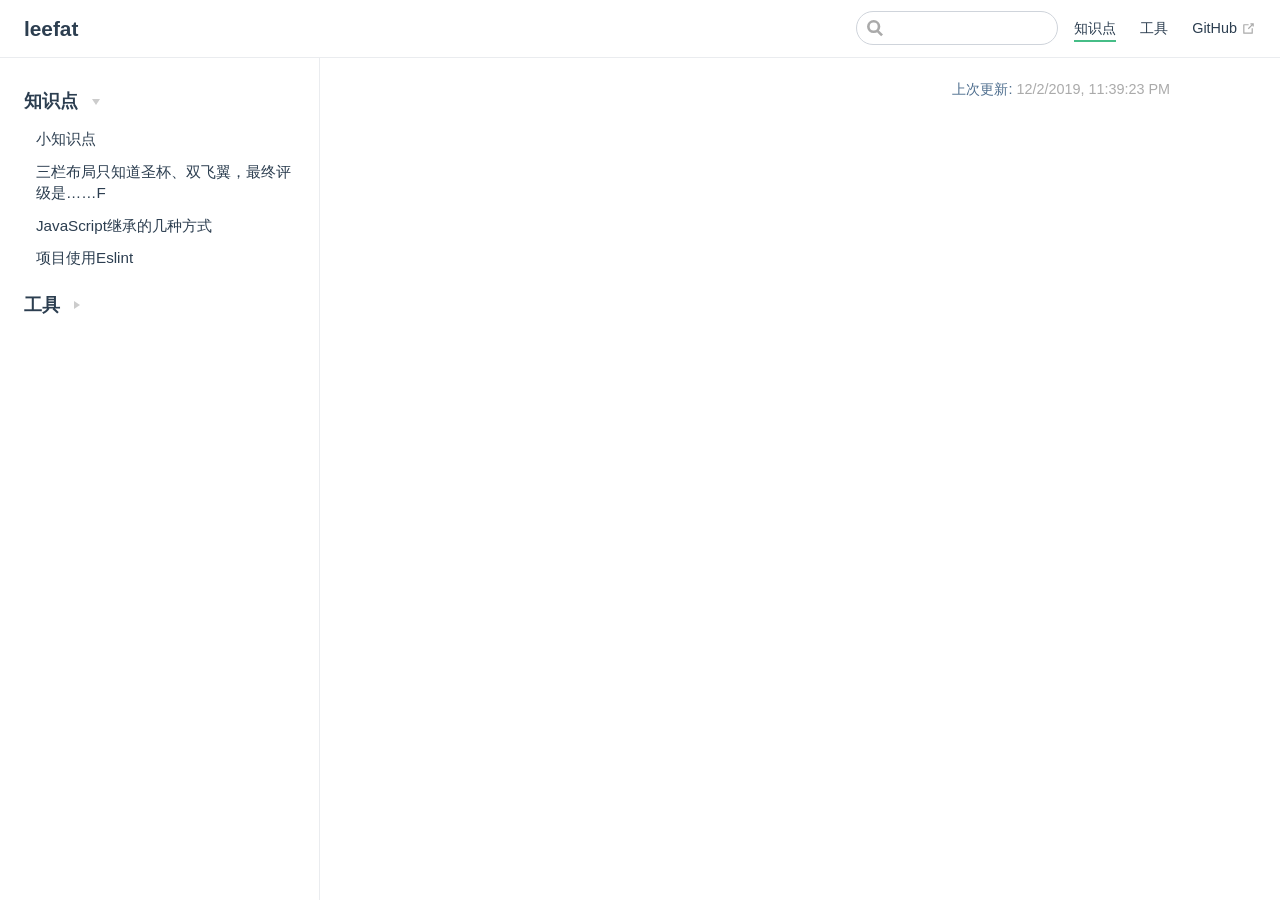
<file: points/index.html>
<!DOCTYPE html>
<html lang="en-US">
  <head>
    <meta charset="utf-8">
    <meta name="viewport" content="width=device-width,initial-scale=1">
    <title>leefat</title>
    <meta name="description" content="思绪集散中心">
    <meta name="generator" content="VuePress 1.4.0">
    <link rel="icon" href="/favicon.ico">
    
    <link rel="preload" href="/assets/css/0.styles.bd3b0c2c.css" as="style"><link rel="preload" href="/assets/js/app.61a1e535.js" as="script"><link rel="preload" href="/assets/js/2.067ed6be.js" as="script"><link rel="preload" href="/assets/js/10.a4aeed17.js" as="script"><link rel="prefetch" href="/assets/js/11.473697c0.js"><link rel="prefetch" href="/assets/js/12.eae57d5d.js"><link rel="prefetch" href="/assets/js/13.fb34779c.js"><link rel="prefetch" href="/assets/js/14.a23273b4.js"><link rel="prefetch" href="/assets/js/15.beebe917.js"><link rel="prefetch" href="/assets/js/16.7fa9f87a.js"><link rel="prefetch" href="/assets/js/17.cdbf9a5a.js"><link rel="prefetch" href="/assets/js/18.f4fc0604.js"><link rel="prefetch" href="/assets/js/19.edd52001.js"><link rel="prefetch" href="/assets/js/3.a0d2ed9d.js"><link rel="prefetch" href="/assets/js/4.e4752e2a.js"><link rel="prefetch" href="/assets/js/5.5a9124e9.js"><link rel="prefetch" href="/assets/js/6.fb0f6784.js"><link rel="prefetch" href="/assets/js/7.60f0056b.js"><link rel="prefetch" href="/assets/js/8.2a13ba29.js"><link rel="prefetch" href="/assets/js/9.ad69a8a3.js">
    <link rel="stylesheet" href="/assets/css/0.styles.bd3b0c2c.css">
  </head>
  <body>
    <div id="app" data-server-rendered="true"><div class="theme-container"><header class="navbar"><div class="sidebar-button"><svg xmlns="http://www.w3.org/2000/svg" aria-hidden="true" role="img" viewBox="0 0 448 512" class="icon"><path fill="currentColor" d="M436 124H12c-6.627 0-12-5.373-12-12V80c0-6.627 5.373-12 12-12h424c6.627 0 12 5.373 12 12v32c0 6.627-5.373 12-12 12zm0 160H12c-6.627 0-12-5.373-12-12v-32c0-6.627 5.373-12 12-12h424c6.627 0 12 5.373 12 12v32c0 6.627-5.373 12-12 12zm0 160H12c-6.627 0-12-5.373-12-12v-32c0-6.627 5.373-12 12-12h424c6.627 0 12 5.373 12 12v32c0 6.627-5.373 12-12 12z"></path></svg></div> <a href="/" class="home-link router-link-active"><!----> <span class="site-name">leefat</span></a> <div class="links"><div class="search-box"><input aria-label="Search" autocomplete="off" spellcheck="false" value=""> <!----></div> <nav class="nav-links can-hide"><div class="nav-item"><a href="/points/" class="nav-link router-link-exact-active router-link-active">
  知识点
</a></div><div class="nav-item"><a href="/tools/" class="nav-link">
  工具
</a></div><div class="nav-item"><a href="https://github.com/GHleefat" target="_blank" rel="noopener noreferrer" class="nav-link external">
  GitHub
  <svg xmlns="http://www.w3.org/2000/svg" aria-hidden="true" x="0px" y="0px" viewBox="0 0 100 100" width="15" height="15" class="icon outbound"><path fill="currentColor" d="M18.8,85.1h56l0,0c2.2,0,4-1.8,4-4v-32h-8v28h-48v-48h28v-8h-32l0,0c-2.2,0-4,1.8-4,4v56C14.8,83.3,16.6,85.1,18.8,85.1z"></path> <polygon fill="currentColor" points="45.7,48.7 51.3,54.3 77.2,28.5 77.2,37.2 85.2,37.2 85.2,14.9 62.8,14.9 62.8,22.9 71.5,22.9"></polygon></svg></a></div> <!----></nav></div></header> <div class="sidebar-mask"></div> <aside class="sidebar"><nav class="nav-links"><div class="nav-item"><a href="/points/" class="nav-link router-link-exact-active router-link-active">
  知识点
</a></div><div class="nav-item"><a href="/tools/" class="nav-link">
  工具
</a></div><div class="nav-item"><a href="https://github.com/GHleefat" target="_blank" rel="noopener noreferrer" class="nav-link external">
  GitHub
  <svg xmlns="http://www.w3.org/2000/svg" aria-hidden="true" x="0px" y="0px" viewBox="0 0 100 100" width="15" height="15" class="icon outbound"><path fill="currentColor" d="M18.8,85.1h56l0,0c2.2,0,4-1.8,4-4v-32h-8v28h-48v-48h28v-8h-32l0,0c-2.2,0-4,1.8-4,4v56C14.8,83.3,16.6,85.1,18.8,85.1z"></path> <polygon fill="currentColor" points="45.7,48.7 51.3,54.3 77.2,28.5 77.2,37.2 85.2,37.2 85.2,14.9 62.8,14.9 62.8,22.9 71.5,22.9"></polygon></svg></a></div> <!----></nav>  <ul class="sidebar-links"><li><section class="sidebar-group collapsable depth-0"><p class="sidebar-heading open"><span>知识点</span> <span class="arrow down"></span></p> <ul class="sidebar-links sidebar-group-items"><li><a href="/points/practice/small-knowledges.html" class="sidebar-link">小知识点</a></li><li><a href="/points/practice/three-column-layout.html" class="sidebar-link">三栏布局只知道圣杯、双飞翼，最终评级是……F</a></li><li><a href="/points/practice/inherit.html" class="sidebar-link">JavaScript继承的几种方式</a></li><li><a href="/points/practice/eslint.html" class="sidebar-link">项目使用Eslint</a></li></ul></section></li><li><section class="sidebar-group collapsable depth-0"><p class="sidebar-heading"><span>工具</span> <span class="arrow right"></span></p> <!----></section></li></ul> </aside> <main class="page"> <div class="theme-default-content content__default"></div> <footer class="page-edit"><!----> <div class="last-updated"><span class="prefix">上次更新:</span> <span class="time">12/2/2019, 11:39:23 PM</span></div></footer> <!----> </main></div><div class="global-ui"></div></div>
    <script src="/assets/js/app.61a1e535.js" defer></script><script src="/assets/js/2.067ed6be.js" defer></script><script src="/assets/js/10.a4aeed17.js" defer></script>
  </body>
</html>
</file>
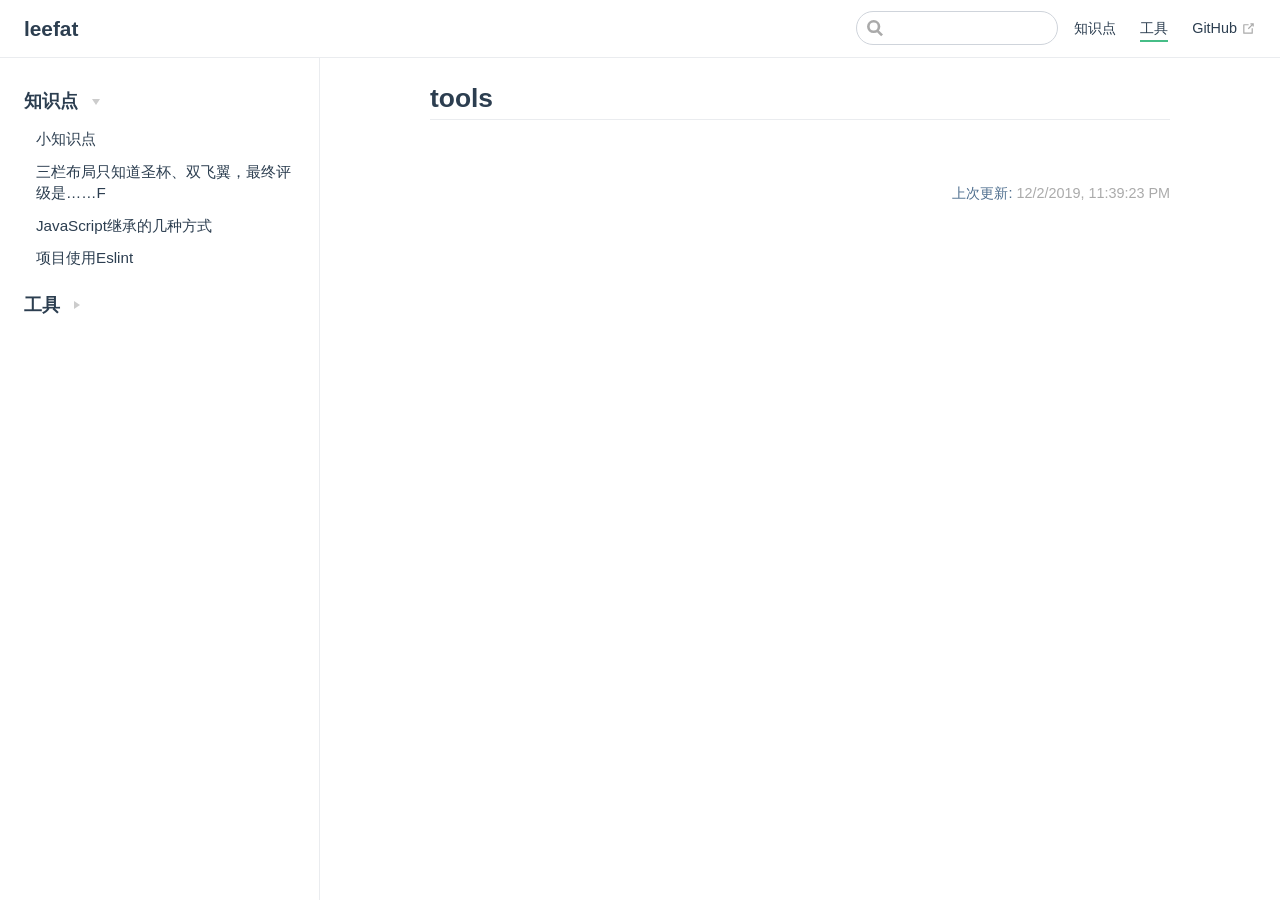
<file: tools/index.html>
<!DOCTYPE html>
<html lang="en-US">
  <head>
    <meta charset="utf-8">
    <meta name="viewport" content="width=device-width,initial-scale=1">
    <title>tools | leefat</title>
    <meta name="description" content="思绪集散中心">
    <meta name="generator" content="VuePress 1.4.0">
    <link rel="icon" href="/favicon.ico">
    
    <link rel="preload" href="/assets/css/0.styles.bd3b0c2c.css" as="style"><link rel="preload" href="/assets/js/app.61a1e535.js" as="script"><link rel="preload" href="/assets/js/2.067ed6be.js" as="script"><link rel="preload" href="/assets/js/14.a23273b4.js" as="script"><link rel="prefetch" href="/assets/js/10.a4aeed17.js"><link rel="prefetch" href="/assets/js/11.473697c0.js"><link rel="prefetch" href="/assets/js/12.eae57d5d.js"><link rel="prefetch" href="/assets/js/13.fb34779c.js"><link rel="prefetch" href="/assets/js/15.beebe917.js"><link rel="prefetch" href="/assets/js/16.7fa9f87a.js"><link rel="prefetch" href="/assets/js/17.cdbf9a5a.js"><link rel="prefetch" href="/assets/js/18.f4fc0604.js"><link rel="prefetch" href="/assets/js/19.edd52001.js"><link rel="prefetch" href="/assets/js/3.a0d2ed9d.js"><link rel="prefetch" href="/assets/js/4.e4752e2a.js"><link rel="prefetch" href="/assets/js/5.5a9124e9.js"><link rel="prefetch" href="/assets/js/6.fb0f6784.js"><link rel="prefetch" href="/assets/js/7.60f0056b.js"><link rel="prefetch" href="/assets/js/8.2a13ba29.js"><link rel="prefetch" href="/assets/js/9.ad69a8a3.js">
    <link rel="stylesheet" href="/assets/css/0.styles.bd3b0c2c.css">
  </head>
  <body>
    <div id="app" data-server-rendered="true"><div class="theme-container"><header class="navbar"><div class="sidebar-button"><svg xmlns="http://www.w3.org/2000/svg" aria-hidden="true" role="img" viewBox="0 0 448 512" class="icon"><path fill="currentColor" d="M436 124H12c-6.627 0-12-5.373-12-12V80c0-6.627 5.373-12 12-12h424c6.627 0 12 5.373 12 12v32c0 6.627-5.373 12-12 12zm0 160H12c-6.627 0-12-5.373-12-12v-32c0-6.627 5.373-12 12-12h424c6.627 0 12 5.373 12 12v32c0 6.627-5.373 12-12 12zm0 160H12c-6.627 0-12-5.373-12-12v-32c0-6.627 5.373-12 12-12h424c6.627 0 12 5.373 12 12v32c0 6.627-5.373 12-12 12z"></path></svg></div> <a href="/" class="home-link router-link-active"><!----> <span class="site-name">leefat</span></a> <div class="links"><div class="search-box"><input aria-label="Search" autocomplete="off" spellcheck="false" value=""> <!----></div> <nav class="nav-links can-hide"><div class="nav-item"><a href="/points/" class="nav-link">
  知识点
</a></div><div class="nav-item"><a href="/tools/" class="nav-link router-link-exact-active router-link-active">
  工具
</a></div><div class="nav-item"><a href="https://github.com/GHleefat" target="_blank" rel="noopener noreferrer" class="nav-link external">
  GitHub
  <svg xmlns="http://www.w3.org/2000/svg" aria-hidden="true" x="0px" y="0px" viewBox="0 0 100 100" width="15" height="15" class="icon outbound"><path fill="currentColor" d="M18.8,85.1h56l0,0c2.2,0,4-1.8,4-4v-32h-8v28h-48v-48h28v-8h-32l0,0c-2.2,0-4,1.8-4,4v56C14.8,83.3,16.6,85.1,18.8,85.1z"></path> <polygon fill="currentColor" points="45.7,48.7 51.3,54.3 77.2,28.5 77.2,37.2 85.2,37.2 85.2,14.9 62.8,14.9 62.8,22.9 71.5,22.9"></polygon></svg></a></div> <!----></nav></div></header> <div class="sidebar-mask"></div> <aside class="sidebar"><nav class="nav-links"><div class="nav-item"><a href="/points/" class="nav-link">
  知识点
</a></div><div class="nav-item"><a href="/tools/" class="nav-link router-link-exact-active router-link-active">
  工具
</a></div><div class="nav-item"><a href="https://github.com/GHleefat" target="_blank" rel="noopener noreferrer" class="nav-link external">
  GitHub
  <svg xmlns="http://www.w3.org/2000/svg" aria-hidden="true" x="0px" y="0px" viewBox="0 0 100 100" width="15" height="15" class="icon outbound"><path fill="currentColor" d="M18.8,85.1h56l0,0c2.2,0,4-1.8,4-4v-32h-8v28h-48v-48h28v-8h-32l0,0c-2.2,0-4,1.8-4,4v56C14.8,83.3,16.6,85.1,18.8,85.1z"></path> <polygon fill="currentColor" points="45.7,48.7 51.3,54.3 77.2,28.5 77.2,37.2 85.2,37.2 85.2,14.9 62.8,14.9 62.8,22.9 71.5,22.9"></polygon></svg></a></div> <!----></nav>  <ul class="sidebar-links"><li><section class="sidebar-group collapsable depth-0"><p class="sidebar-heading open"><span>知识点</span> <span class="arrow down"></span></p> <ul class="sidebar-links sidebar-group-items"><li><a href="/points/practice/small-knowledges.html" class="sidebar-link">小知识点</a></li><li><a href="/points/practice/three-column-layout.html" class="sidebar-link">三栏布局只知道圣杯、双飞翼，最终评级是……F</a></li><li><a href="/points/practice/inherit.html" class="sidebar-link">JavaScript继承的几种方式</a></li><li><a href="/points/practice/eslint.html" class="sidebar-link">项目使用Eslint</a></li></ul></section></li><li><section class="sidebar-group collapsable depth-0"><p class="sidebar-heading"><span>工具</span> <span class="arrow right"></span></p> <!----></section></li></ul> </aside> <main class="page"> <div class="theme-default-content content__default"><h2 id="tools"><a href="#tools" class="header-anchor">#</a> tools</h2></div> <footer class="page-edit"><!----> <div class="last-updated"><span class="prefix">上次更新:</span> <span class="time">12/2/2019, 11:39:23 PM</span></div></footer> <!----> </main></div><div class="global-ui"></div></div>
    <script src="/assets/js/app.61a1e535.js" defer></script><script src="/assets/js/2.067ed6be.js" defer></script><script src="/assets/js/14.a23273b4.js" defer></script>
  </body>
</html>
</file>
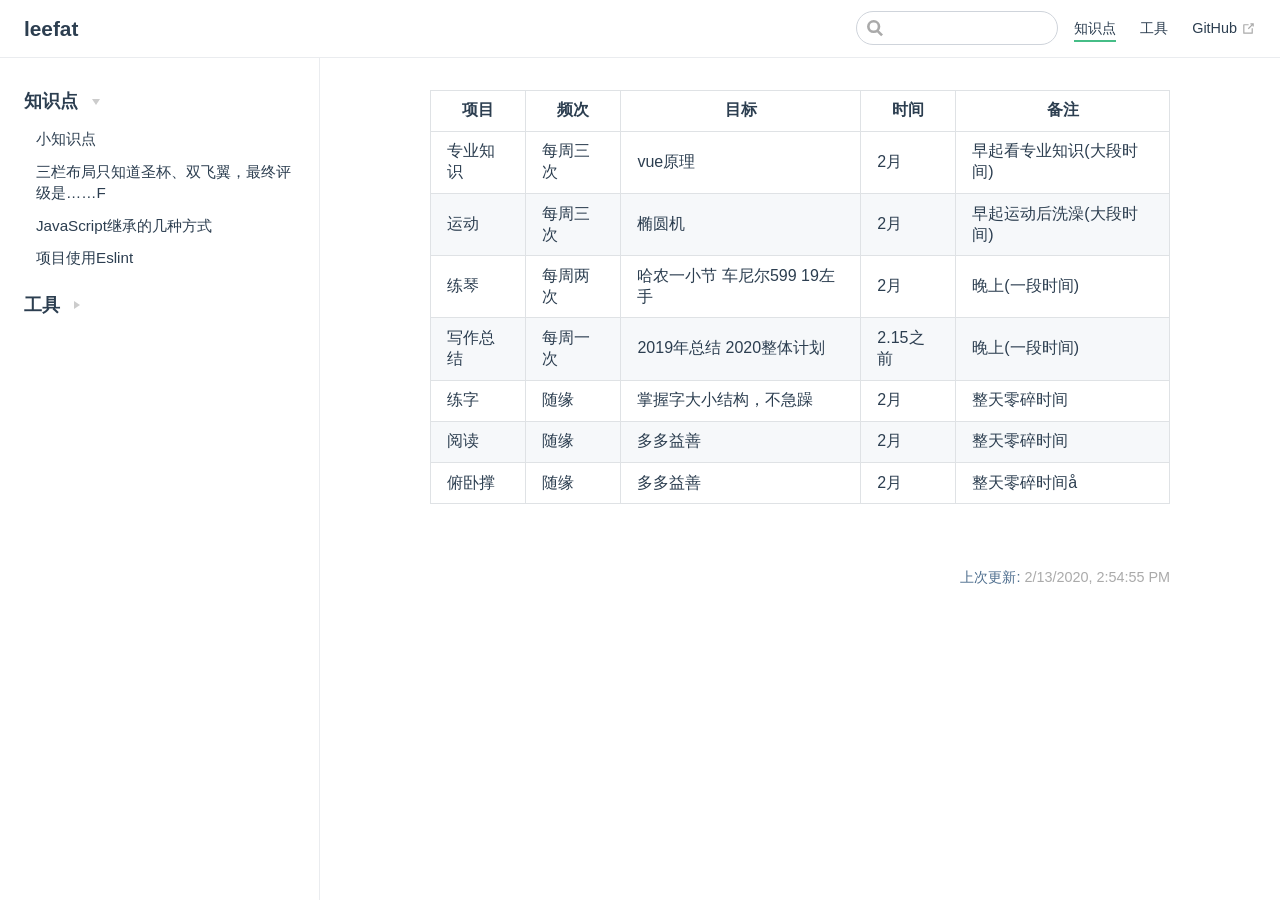
<file: points/practice/index.html>
<!DOCTYPE html>
<html lang="en-US">
  <head>
    <meta charset="utf-8">
    <meta name="viewport" content="width=device-width,initial-scale=1">
    <title>leefat</title>
    <meta name="description" content="思绪集散中心">
    <meta name="generator" content="VuePress 1.4.0">
    <link rel="icon" href="/favicon.ico">
    
    <link rel="preload" href="/assets/css/0.styles.bd3b0c2c.css" as="style"><link rel="preload" href="/assets/js/app.61a1e535.js" as="script"><link rel="preload" href="/assets/js/2.067ed6be.js" as="script"><link rel="preload" href="/assets/js/11.473697c0.js" as="script"><link rel="prefetch" href="/assets/js/10.a4aeed17.js"><link rel="prefetch" href="/assets/js/12.eae57d5d.js"><link rel="prefetch" href="/assets/js/13.fb34779c.js"><link rel="prefetch" href="/assets/js/14.a23273b4.js"><link rel="prefetch" href="/assets/js/15.beebe917.js"><link rel="prefetch" href="/assets/js/16.7fa9f87a.js"><link rel="prefetch" href="/assets/js/17.cdbf9a5a.js"><link rel="prefetch" href="/assets/js/18.f4fc0604.js"><link rel="prefetch" href="/assets/js/19.edd52001.js"><link rel="prefetch" href="/assets/js/3.a0d2ed9d.js"><link rel="prefetch" href="/assets/js/4.e4752e2a.js"><link rel="prefetch" href="/assets/js/5.5a9124e9.js"><link rel="prefetch" href="/assets/js/6.fb0f6784.js"><link rel="prefetch" href="/assets/js/7.60f0056b.js"><link rel="prefetch" href="/assets/js/8.2a13ba29.js"><link rel="prefetch" href="/assets/js/9.ad69a8a3.js">
    <link rel="stylesheet" href="/assets/css/0.styles.bd3b0c2c.css">
  </head>
  <body>
    <div id="app" data-server-rendered="true"><div class="theme-container"><header class="navbar"><div class="sidebar-button"><svg xmlns="http://www.w3.org/2000/svg" aria-hidden="true" role="img" viewBox="0 0 448 512" class="icon"><path fill="currentColor" d="M436 124H12c-6.627 0-12-5.373-12-12V80c0-6.627 5.373-12 12-12h424c6.627 0 12 5.373 12 12v32c0 6.627-5.373 12-12 12zm0 160H12c-6.627 0-12-5.373-12-12v-32c0-6.627 5.373-12 12-12h424c6.627 0 12 5.373 12 12v32c0 6.627-5.373 12-12 12zm0 160H12c-6.627 0-12-5.373-12-12v-32c0-6.627 5.373-12 12-12h424c6.627 0 12 5.373 12 12v32c0 6.627-5.373 12-12 12z"></path></svg></div> <a href="/" class="home-link router-link-active"><!----> <span class="site-name">leefat</span></a> <div class="links"><div class="search-box"><input aria-label="Search" autocomplete="off" spellcheck="false" value=""> <!----></div> <nav class="nav-links can-hide"><div class="nav-item"><a href="/points/" class="nav-link router-link-active">
  知识点
</a></div><div class="nav-item"><a href="/tools/" class="nav-link">
  工具
</a></div><div class="nav-item"><a href="https://github.com/GHleefat" target="_blank" rel="noopener noreferrer" class="nav-link external">
  GitHub
  <svg xmlns="http://www.w3.org/2000/svg" aria-hidden="true" x="0px" y="0px" viewBox="0 0 100 100" width="15" height="15" class="icon outbound"><path fill="currentColor" d="M18.8,85.1h56l0,0c2.2,0,4-1.8,4-4v-32h-8v28h-48v-48h28v-8h-32l0,0c-2.2,0-4,1.8-4,4v56C14.8,83.3,16.6,85.1,18.8,85.1z"></path> <polygon fill="currentColor" points="45.7,48.7 51.3,54.3 77.2,28.5 77.2,37.2 85.2,37.2 85.2,14.9 62.8,14.9 62.8,22.9 71.5,22.9"></polygon></svg></a></div> <!----></nav></div></header> <div class="sidebar-mask"></div> <aside class="sidebar"><nav class="nav-links"><div class="nav-item"><a href="/points/" class="nav-link router-link-active">
  知识点
</a></div><div class="nav-item"><a href="/tools/" class="nav-link">
  工具
</a></div><div class="nav-item"><a href="https://github.com/GHleefat" target="_blank" rel="noopener noreferrer" class="nav-link external">
  GitHub
  <svg xmlns="http://www.w3.org/2000/svg" aria-hidden="true" x="0px" y="0px" viewBox="0 0 100 100" width="15" height="15" class="icon outbound"><path fill="currentColor" d="M18.8,85.1h56l0,0c2.2,0,4-1.8,4-4v-32h-8v28h-48v-48h28v-8h-32l0,0c-2.2,0-4,1.8-4,4v56C14.8,83.3,16.6,85.1,18.8,85.1z"></path> <polygon fill="currentColor" points="45.7,48.7 51.3,54.3 77.2,28.5 77.2,37.2 85.2,37.2 85.2,14.9 62.8,14.9 62.8,22.9 71.5,22.9"></polygon></svg></a></div> <!----></nav>  <ul class="sidebar-links"><li><section class="sidebar-group collapsable depth-0"><p class="sidebar-heading open"><span>知识点</span> <span class="arrow down"></span></p> <ul class="sidebar-links sidebar-group-items"><li><a href="/points/practice/small-knowledges.html" class="sidebar-link">小知识点</a></li><li><a href="/points/practice/three-column-layout.html" class="sidebar-link">三栏布局只知道圣杯、双飞翼，最终评级是……F</a></li><li><a href="/points/practice/inherit.html" class="sidebar-link">JavaScript继承的几种方式</a></li><li><a href="/points/practice/eslint.html" class="sidebar-link">项目使用Eslint</a></li></ul></section></li><li><section class="sidebar-group collapsable depth-0"><p class="sidebar-heading"><span>工具</span> <span class="arrow right"></span></p> <!----></section></li></ul> </aside> <main class="page"> <div class="theme-default-content content__default"><table><thead><tr><th>项目</th> <th>频次</th> <th>目标</th> <th>时间</th> <th>备注</th></tr></thead> <tbody><tr><td>专业知识</td> <td>每周三次</td> <td>vue原理</td> <td>2月</td> <td>早起看专业知识(大段时间)</td></tr> <tr><td>运动</td> <td>每周三次</td> <td>椭圆机</td> <td>2月</td> <td>早起运动后洗澡(大段时间)</td></tr> <tr><td>练琴</td> <td>每周两次</td> <td>哈农一小节 车尼尔599 19左手</td> <td>2月</td> <td>晚上(一段时间)</td></tr> <tr><td>写作总结</td> <td>每周一次</td> <td>2019年总结 2020整体计划</td> <td>2.15之前</td> <td>晚上(一段时间)</td></tr> <tr><td>练字</td> <td>随缘</td> <td>掌握字大小结构，不急躁</td> <td>2月</td> <td>整天零碎时间</td></tr> <tr><td>阅读</td> <td>随缘</td> <td>多多益善</td> <td>2月</td> <td>整天零碎时间</td></tr> <tr><td>俯卧撑</td> <td>随缘</td> <td>多多益善</td> <td>2月</td> <td>整天零碎时间å</td></tr></tbody></table></div> <footer class="page-edit"><!----> <div class="last-updated"><span class="prefix">上次更新:</span> <span class="time">2/13/2020, 2:54:55 PM</span></div></footer> <!----> </main></div><div class="global-ui"></div></div>
    <script src="/assets/js/app.61a1e535.js" defer></script><script src="/assets/js/2.067ed6be.js" defer></script><script src="/assets/js/11.473697c0.js" defer></script>
  </body>
</html>
</file>
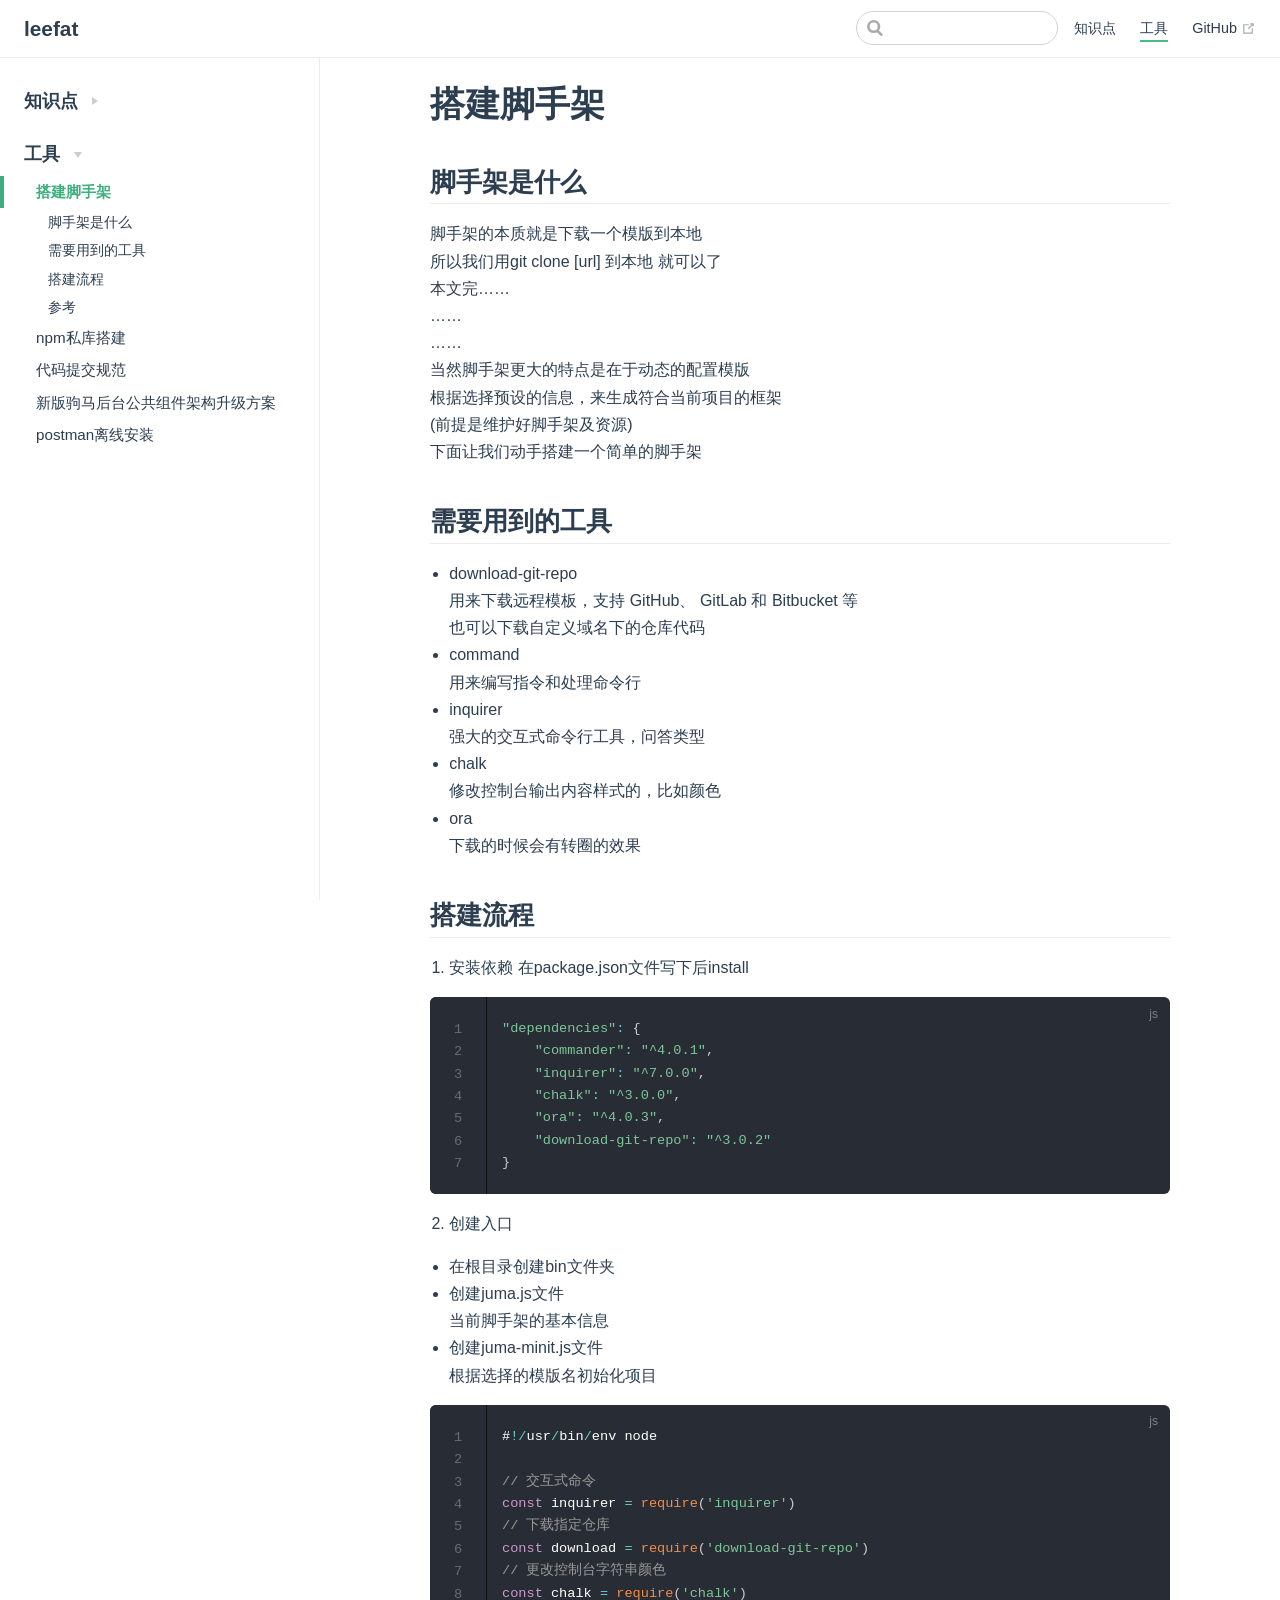
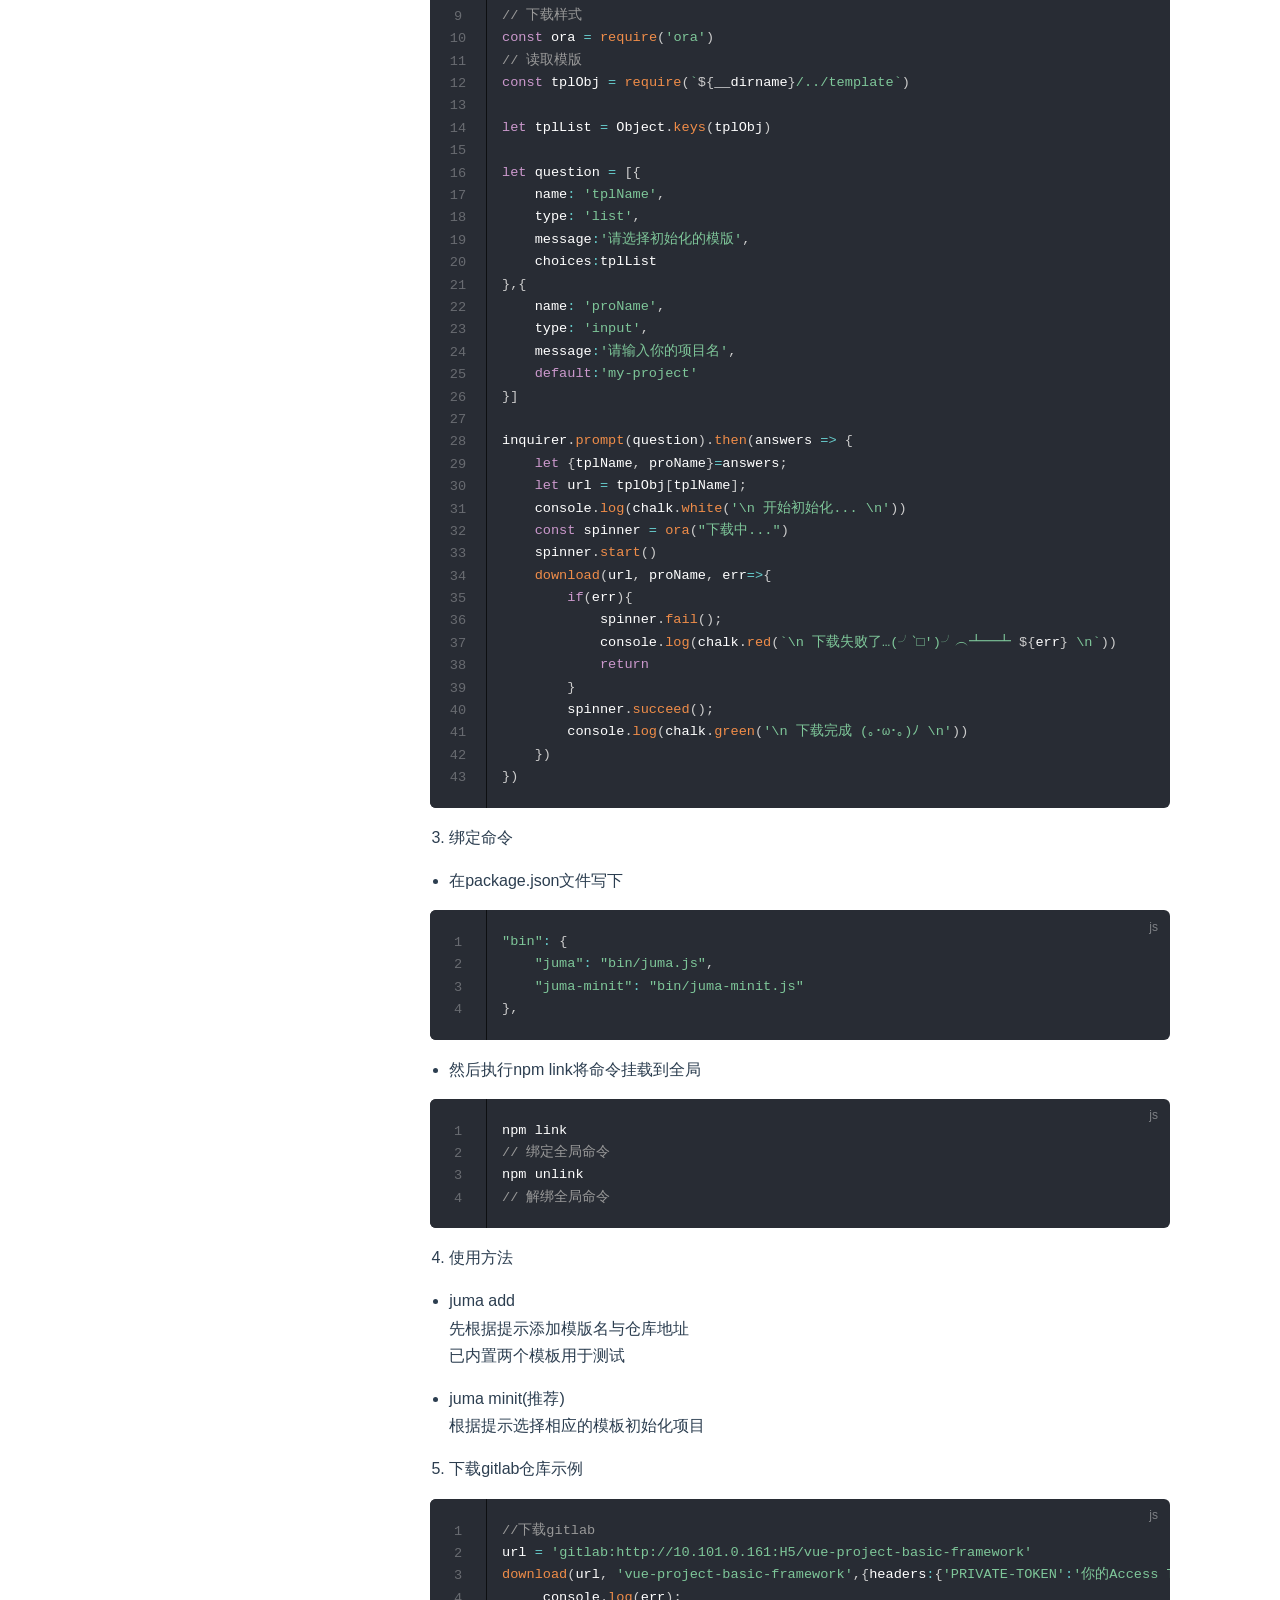
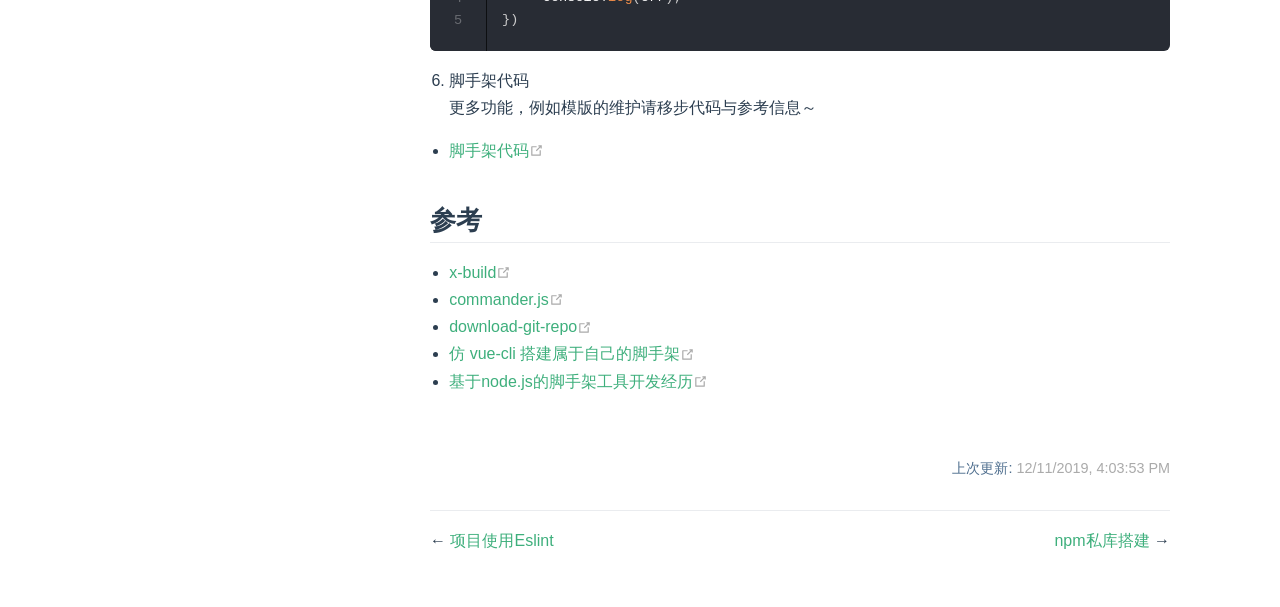
<file: tools/juma-cli.html>
<!DOCTYPE html>
<html lang="en-US">
  <head>
    <meta charset="utf-8">
    <meta name="viewport" content="width=device-width,initial-scale=1">
    <title>搭建脚手架 | leefat</title>
    <meta name="description" content="思绪集散中心">
    <meta name="generator" content="VuePress 1.4.0">
    <link rel="icon" href="/favicon.ico">
    
    <link rel="preload" href="/assets/css/0.styles.bd3b0c2c.css" as="style"><link rel="preload" href="/assets/js/app.61a1e535.js" as="script"><link rel="preload" href="/assets/js/2.067ed6be.js" as="script"><link rel="preload" href="/assets/js/15.beebe917.js" as="script"><link rel="prefetch" href="/assets/js/10.a4aeed17.js"><link rel="prefetch" href="/assets/js/11.473697c0.js"><link rel="prefetch" href="/assets/js/12.eae57d5d.js"><link rel="prefetch" href="/assets/js/13.fb34779c.js"><link rel="prefetch" href="/assets/js/14.a23273b4.js"><link rel="prefetch" href="/assets/js/16.7fa9f87a.js"><link rel="prefetch" href="/assets/js/17.cdbf9a5a.js"><link rel="prefetch" href="/assets/js/18.f4fc0604.js"><link rel="prefetch" href="/assets/js/19.edd52001.js"><link rel="prefetch" href="/assets/js/3.a0d2ed9d.js"><link rel="prefetch" href="/assets/js/4.e4752e2a.js"><link rel="prefetch" href="/assets/js/5.5a9124e9.js"><link rel="prefetch" href="/assets/js/6.fb0f6784.js"><link rel="prefetch" href="/assets/js/7.60f0056b.js"><link rel="prefetch" href="/assets/js/8.2a13ba29.js"><link rel="prefetch" href="/assets/js/9.ad69a8a3.js">
    <link rel="stylesheet" href="/assets/css/0.styles.bd3b0c2c.css">
  </head>
  <body>
    <div id="app" data-server-rendered="true"><div class="theme-container"><header class="navbar"><div class="sidebar-button"><svg xmlns="http://www.w3.org/2000/svg" aria-hidden="true" role="img" viewBox="0 0 448 512" class="icon"><path fill="currentColor" d="M436 124H12c-6.627 0-12-5.373-12-12V80c0-6.627 5.373-12 12-12h424c6.627 0 12 5.373 12 12v32c0 6.627-5.373 12-12 12zm0 160H12c-6.627 0-12-5.373-12-12v-32c0-6.627 5.373-12 12-12h424c6.627 0 12 5.373 12 12v32c0 6.627-5.373 12-12 12zm0 160H12c-6.627 0-12-5.373-12-12v-32c0-6.627 5.373-12 12-12h424c6.627 0 12 5.373 12 12v32c0 6.627-5.373 12-12 12z"></path></svg></div> <a href="/" class="home-link router-link-active"><!----> <span class="site-name">leefat</span></a> <div class="links"><div class="search-box"><input aria-label="Search" autocomplete="off" spellcheck="false" value=""> <!----></div> <nav class="nav-links can-hide"><div class="nav-item"><a href="/points/" class="nav-link">
  知识点
</a></div><div class="nav-item"><a href="/tools/" class="nav-link router-link-active">
  工具
</a></div><div class="nav-item"><a href="https://github.com/GHleefat" target="_blank" rel="noopener noreferrer" class="nav-link external">
  GitHub
  <svg xmlns="http://www.w3.org/2000/svg" aria-hidden="true" x="0px" y="0px" viewBox="0 0 100 100" width="15" height="15" class="icon outbound"><path fill="currentColor" d="M18.8,85.1h56l0,0c2.2,0,4-1.8,4-4v-32h-8v28h-48v-48h28v-8h-32l0,0c-2.2,0-4,1.8-4,4v56C14.8,83.3,16.6,85.1,18.8,85.1z"></path> <polygon fill="currentColor" points="45.7,48.7 51.3,54.3 77.2,28.5 77.2,37.2 85.2,37.2 85.2,14.9 62.8,14.9 62.8,22.9 71.5,22.9"></polygon></svg></a></div> <!----></nav></div></header> <div class="sidebar-mask"></div> <aside class="sidebar"><nav class="nav-links"><div class="nav-item"><a href="/points/" class="nav-link">
  知识点
</a></div><div class="nav-item"><a href="/tools/" class="nav-link router-link-active">
  工具
</a></div><div class="nav-item"><a href="https://github.com/GHleefat" target="_blank" rel="noopener noreferrer" class="nav-link external">
  GitHub
  <svg xmlns="http://www.w3.org/2000/svg" aria-hidden="true" x="0px" y="0px" viewBox="0 0 100 100" width="15" height="15" class="icon outbound"><path fill="currentColor" d="M18.8,85.1h56l0,0c2.2,0,4-1.8,4-4v-32h-8v28h-48v-48h28v-8h-32l0,0c-2.2,0-4,1.8-4,4v56C14.8,83.3,16.6,85.1,18.8,85.1z"></path> <polygon fill="currentColor" points="45.7,48.7 51.3,54.3 77.2,28.5 77.2,37.2 85.2,37.2 85.2,14.9 62.8,14.9 62.8,22.9 71.5,22.9"></polygon></svg></a></div> <!----></nav>  <ul class="sidebar-links"><li><section class="sidebar-group collapsable depth-0"><p class="sidebar-heading"><span>知识点</span> <span class="arrow right"></span></p> <!----></section></li><li><section class="sidebar-group collapsable depth-0"><p class="sidebar-heading open"><span>工具</span> <span class="arrow down"></span></p> <ul class="sidebar-links sidebar-group-items"><li><a href="/tools/juma-cli.html" class="active sidebar-link">搭建脚手架</a><ul class="sidebar-sub-headers"><li class="sidebar-sub-header"><a href="/tools/juma-cli.html#脚手架是什么" class="sidebar-link">脚手架是什么</a></li><li class="sidebar-sub-header"><a href="/tools/juma-cli.html#需要用到的工具" class="sidebar-link">需要用到的工具</a></li><li class="sidebar-sub-header"><a href="/tools/juma-cli.html#搭建流程" class="sidebar-link">搭建流程</a></li><li class="sidebar-sub-header"><a href="/tools/juma-cli.html#参考" class="sidebar-link">参考</a></li></ul></li><li><a href="/tools/npm-private-library.html" class="sidebar-link">npm私库搭建</a></li><li><a href="/tools/submit-rule.html" class="sidebar-link">代码提交规范</a></li><li><a href="/tools/new-structure.html" class="sidebar-link">新版驹马后台公共组件架构升级方案</a></li><li><a href="/tools/postman.html" class="sidebar-link">postman离线安装</a></li></ul></section></li></ul> </aside> <main class="page"> <div class="theme-default-content content__default"><h1 id="搭建脚手架"><a href="#搭建脚手架" class="header-anchor">#</a> 搭建脚手架</h1> <h2 id="脚手架是什么"><a href="#脚手架是什么" class="header-anchor">#</a> 脚手架是什么</h2> <p>脚手架的本质就是下载一个模版到本地<br>
所以我们用git clone [url] 到本地 就可以了<br>
本文完……<br>
……<br>
……<br>
当然脚手架更大的特点是在于动态的配置模版<br>
根据选择预设的信息，来生成符合当前项目的框架<br>
(前提是维护好脚手架及资源)<br>
下面让我们动手搭建一个简单的脚手架</p> <h2 id="需要用到的工具"><a href="#需要用到的工具" class="header-anchor">#</a> 需要用到的工具</h2> <ul><li>download-git-repo<br>
用来下载远程模板，支持 GitHub、 GitLab 和 Bitbucket 等<br>
也可以下载自定义域名下的仓库代码</li> <li>command<br>
用来编写指令和处理命令行</li> <li>inquirer<br>
强大的交互式命令行工具，问答类型</li> <li>chalk<br>
修改控制台输出内容样式的，比如颜色</li> <li>ora<br>
下载的时候会有转圈的效果</li></ul> <h2 id="搭建流程"><a href="#搭建流程" class="header-anchor">#</a> 搭建流程</h2> <ol><li>安装依赖
在package.json文件写下后install</li></ol> <div class="language-js line-numbers-mode"><pre class="language-js"><code><span class="token string">&quot;dependencies&quot;</span><span class="token operator">:</span> <span class="token punctuation">{</span>
    <span class="token string">&quot;commander&quot;</span><span class="token operator">:</span> <span class="token string">&quot;^4.0.1&quot;</span><span class="token punctuation">,</span>
    <span class="token string">&quot;inquirer&quot;</span><span class="token operator">:</span> <span class="token string">&quot;^7.0.0&quot;</span><span class="token punctuation">,</span>
    <span class="token string">&quot;chalk&quot;</span><span class="token operator">:</span> <span class="token string">&quot;^3.0.0&quot;</span><span class="token punctuation">,</span>
    <span class="token string">&quot;ora&quot;</span><span class="token operator">:</span> <span class="token string">&quot;^4.0.3&quot;</span><span class="token punctuation">,</span>
    <span class="token string">&quot;download-git-repo&quot;</span><span class="token operator">:</span> <span class="token string">&quot;^3.0.2&quot;</span>
<span class="token punctuation">}</span>
</code></pre> <div class="line-numbers-wrapper"><span class="line-number">1</span><br><span class="line-number">2</span><br><span class="line-number">3</span><br><span class="line-number">4</span><br><span class="line-number">5</span><br><span class="line-number">6</span><br><span class="line-number">7</span><br></div></div><ol start="2"><li>创建入口</li></ol> <ul><li>在根目录创建bin文件夹</li> <li>创建juma.js文件<br>
当前脚手架的基本信息</li> <li>创建juma-minit.js文件<br>
根据选择的模版名初始化项目</li></ul> <div class="language-js line-numbers-mode"><pre class="language-js"><code>#<span class="token operator">!</span><span class="token operator">/</span>usr<span class="token operator">/</span>bin<span class="token operator">/</span>env node

<span class="token comment">// 交互式命令</span>
<span class="token keyword">const</span> inquirer <span class="token operator">=</span> <span class="token function">require</span><span class="token punctuation">(</span><span class="token string">'inquirer'</span><span class="token punctuation">)</span>
<span class="token comment">// 下载指定仓库</span>
<span class="token keyword">const</span> download <span class="token operator">=</span> <span class="token function">require</span><span class="token punctuation">(</span><span class="token string">'download-git-repo'</span><span class="token punctuation">)</span>
<span class="token comment">// 更改控制台字符串颜色</span>
<span class="token keyword">const</span> chalk <span class="token operator">=</span> <span class="token function">require</span><span class="token punctuation">(</span><span class="token string">'chalk'</span><span class="token punctuation">)</span>
<span class="token comment">// 下载样式</span>
<span class="token keyword">const</span> ora <span class="token operator">=</span> <span class="token function">require</span><span class="token punctuation">(</span><span class="token string">'ora'</span><span class="token punctuation">)</span>
<span class="token comment">// 读取模版</span>
<span class="token keyword">const</span> tplObj <span class="token operator">=</span> <span class="token function">require</span><span class="token punctuation">(</span><span class="token template-string"><span class="token template-punctuation string">`</span><span class="token interpolation"><span class="token interpolation-punctuation punctuation">${</span>__dirname<span class="token interpolation-punctuation punctuation">}</span></span><span class="token string">/../template</span><span class="token template-punctuation string">`</span></span><span class="token punctuation">)</span>

<span class="token keyword">let</span> tplList <span class="token operator">=</span> Object<span class="token punctuation">.</span><span class="token function">keys</span><span class="token punctuation">(</span>tplObj<span class="token punctuation">)</span>

<span class="token keyword">let</span> question <span class="token operator">=</span> <span class="token punctuation">[</span><span class="token punctuation">{</span>
    name<span class="token operator">:</span> <span class="token string">'tplName'</span><span class="token punctuation">,</span>
    type<span class="token operator">:</span> <span class="token string">'list'</span><span class="token punctuation">,</span>
    message<span class="token operator">:</span><span class="token string">'请选择初始化的模版'</span><span class="token punctuation">,</span>
    choices<span class="token operator">:</span>tplList
<span class="token punctuation">}</span><span class="token punctuation">,</span><span class="token punctuation">{</span>
    name<span class="token operator">:</span> <span class="token string">'proName'</span><span class="token punctuation">,</span>
    type<span class="token operator">:</span> <span class="token string">'input'</span><span class="token punctuation">,</span>
    message<span class="token operator">:</span><span class="token string">'请输入你的项目名'</span><span class="token punctuation">,</span>
    <span class="token keyword">default</span><span class="token operator">:</span><span class="token string">'my-project'</span>
<span class="token punctuation">}</span><span class="token punctuation">]</span>

inquirer<span class="token punctuation">.</span><span class="token function">prompt</span><span class="token punctuation">(</span>question<span class="token punctuation">)</span><span class="token punctuation">.</span><span class="token function">then</span><span class="token punctuation">(</span><span class="token parameter">answers</span> <span class="token operator">=&gt;</span> <span class="token punctuation">{</span>
    <span class="token keyword">let</span> <span class="token punctuation">{</span>tplName<span class="token punctuation">,</span> proName<span class="token punctuation">}</span><span class="token operator">=</span>answers<span class="token punctuation">;</span>
    <span class="token keyword">let</span> url <span class="token operator">=</span> tplObj<span class="token punctuation">[</span>tplName<span class="token punctuation">]</span><span class="token punctuation">;</span>
    console<span class="token punctuation">.</span><span class="token function">log</span><span class="token punctuation">(</span>chalk<span class="token punctuation">.</span><span class="token function">white</span><span class="token punctuation">(</span><span class="token string">'\n 开始初始化... \n'</span><span class="token punctuation">)</span><span class="token punctuation">)</span>
    <span class="token keyword">const</span> spinner <span class="token operator">=</span> <span class="token function">ora</span><span class="token punctuation">(</span><span class="token string">&quot;下载中...&quot;</span><span class="token punctuation">)</span>
    spinner<span class="token punctuation">.</span><span class="token function">start</span><span class="token punctuation">(</span><span class="token punctuation">)</span>
    <span class="token function">download</span><span class="token punctuation">(</span>url<span class="token punctuation">,</span> proName<span class="token punctuation">,</span> <span class="token parameter">err</span><span class="token operator">=&gt;</span><span class="token punctuation">{</span>
        <span class="token keyword">if</span><span class="token punctuation">(</span>err<span class="token punctuation">)</span><span class="token punctuation">{</span>
            spinner<span class="token punctuation">.</span><span class="token function">fail</span><span class="token punctuation">(</span><span class="token punctuation">)</span><span class="token punctuation">;</span>
            console<span class="token punctuation">.</span><span class="token function">log</span><span class="token punctuation">(</span>chalk<span class="token punctuation">.</span><span class="token function">red</span><span class="token punctuation">(</span><span class="token template-string"><span class="token template-punctuation string">`</span><span class="token string">\n 下载失败了…(╯‵□′)╯︵┻━┻ </span><span class="token interpolation"><span class="token interpolation-punctuation punctuation">${</span>err<span class="token interpolation-punctuation punctuation">}</span></span><span class="token string"> \n</span><span class="token template-punctuation string">`</span></span><span class="token punctuation">)</span><span class="token punctuation">)</span>
            <span class="token keyword">return</span>
        <span class="token punctuation">}</span>
        spinner<span class="token punctuation">.</span><span class="token function">succeed</span><span class="token punctuation">(</span><span class="token punctuation">)</span><span class="token punctuation">;</span>
        console<span class="token punctuation">.</span><span class="token function">log</span><span class="token punctuation">(</span>chalk<span class="token punctuation">.</span><span class="token function">green</span><span class="token punctuation">(</span><span class="token string">'\n 下载完成 (｡･ω･｡)ﾉ \n'</span><span class="token punctuation">)</span><span class="token punctuation">)</span>
    <span class="token punctuation">}</span><span class="token punctuation">)</span>
<span class="token punctuation">}</span><span class="token punctuation">)</span>
</code></pre> <div class="line-numbers-wrapper"><span class="line-number">1</span><br><span class="line-number">2</span><br><span class="line-number">3</span><br><span class="line-number">4</span><br><span class="line-number">5</span><br><span class="line-number">6</span><br><span class="line-number">7</span><br><span class="line-number">8</span><br><span class="line-number">9</span><br><span class="line-number">10</span><br><span class="line-number">11</span><br><span class="line-number">12</span><br><span class="line-number">13</span><br><span class="line-number">14</span><br><span class="line-number">15</span><br><span class="line-number">16</span><br><span class="line-number">17</span><br><span class="line-number">18</span><br><span class="line-number">19</span><br><span class="line-number">20</span><br><span class="line-number">21</span><br><span class="line-number">22</span><br><span class="line-number">23</span><br><span class="line-number">24</span><br><span class="line-number">25</span><br><span class="line-number">26</span><br><span class="line-number">27</span><br><span class="line-number">28</span><br><span class="line-number">29</span><br><span class="line-number">30</span><br><span class="line-number">31</span><br><span class="line-number">32</span><br><span class="line-number">33</span><br><span class="line-number">34</span><br><span class="line-number">35</span><br><span class="line-number">36</span><br><span class="line-number">37</span><br><span class="line-number">38</span><br><span class="line-number">39</span><br><span class="line-number">40</span><br><span class="line-number">41</span><br><span class="line-number">42</span><br><span class="line-number">43</span><br></div></div><ol start="3"><li>绑定命令</li></ol> <ul><li>在package.json文件写下</li></ul> <div class="language-js line-numbers-mode"><pre class="language-js"><code><span class="token string">&quot;bin&quot;</span><span class="token operator">:</span> <span class="token punctuation">{</span>
    <span class="token string">&quot;juma&quot;</span><span class="token operator">:</span> <span class="token string">&quot;bin/juma.js&quot;</span><span class="token punctuation">,</span>
    <span class="token string">&quot;juma-minit&quot;</span><span class="token operator">:</span> <span class="token string">&quot;bin/juma-minit.js&quot;</span>
<span class="token punctuation">}</span><span class="token punctuation">,</span>
</code></pre> <div class="line-numbers-wrapper"><span class="line-number">1</span><br><span class="line-number">2</span><br><span class="line-number">3</span><br><span class="line-number">4</span><br></div></div><ul><li>然后执行npm link将命令挂载到全局</li></ul> <div class="language-js line-numbers-mode"><pre class="language-js"><code>npm link
<span class="token comment">// 绑定全局命令</span>
npm unlink
<span class="token comment">// 解绑全局命令</span>
</code></pre> <div class="line-numbers-wrapper"><span class="line-number">1</span><br><span class="line-number">2</span><br><span class="line-number">3</span><br><span class="line-number">4</span><br></div></div><ol start="4"><li>使用方法</li></ol> <ul><li><p>juma add<br>
先根据提示添加模版名与仓库地址<br>
已内置两个模板用于测试</p></li> <li><p>juma minit(推荐)<br>
根据提示选择相应的模板初始化项目</p></li></ul> <ol start="5"><li>下载gitlab仓库示例</li></ol> <div class="language-js line-numbers-mode"><pre class="language-js"><code><span class="token comment">//下载gitlab</span>
url <span class="token operator">=</span> <span class="token string">'gitlab:http://10.101.0.161:H5/vue-project-basic-framework'</span>
<span class="token function">download</span><span class="token punctuation">(</span>url<span class="token punctuation">,</span> <span class="token string">'vue-project-basic-framework'</span><span class="token punctuation">,</span><span class="token punctuation">{</span>headers<span class="token operator">:</span><span class="token punctuation">{</span><span class="token string">'PRIVATE-TOKEN'</span><span class="token operator">:</span><span class="token string">'你的Access Token'</span><span class="token punctuation">}</span><span class="token punctuation">}</span><span class="token punctuation">,</span> <span class="token parameter">err</span><span class="token operator">=&gt;</span><span class="token punctuation">{</span>
     console<span class="token punctuation">.</span><span class="token function">log</span><span class="token punctuation">(</span>err<span class="token punctuation">)</span><span class="token punctuation">;</span>
<span class="token punctuation">}</span><span class="token punctuation">)</span>
</code></pre> <div class="line-numbers-wrapper"><span class="line-number">1</span><br><span class="line-number">2</span><br><span class="line-number">3</span><br><span class="line-number">4</span><br><span class="line-number">5</span><br></div></div><ol start="6"><li>脚手架代码<br>
更多功能，例如模版的维护请移步代码与参考信息～</li></ol> <ul><li><a href="https://github.com/GHleefat/juma-cli" target="_blank" rel="noopener noreferrer">脚手架代码<svg xmlns="http://www.w3.org/2000/svg" aria-hidden="true" x="0px" y="0px" viewBox="0 0 100 100" width="15" height="15" class="icon outbound"><path fill="currentColor" d="M18.8,85.1h56l0,0c2.2,0,4-1.8,4-4v-32h-8v28h-48v-48h28v-8h-32l0,0c-2.2,0-4,1.8-4,4v56C14.8,83.3,16.6,85.1,18.8,85.1z"></path> <polygon fill="currentColor" points="45.7,48.7 51.3,54.3 77.2,28.5 77.2,37.2 85.2,37.2 85.2,14.9 62.8,14.9 62.8,22.9 71.5,22.9"></polygon></svg></a></li></ul> <h2 id="参考"><a href="#参考" class="header-anchor">#</a> 参考</h2> <ul><li><a href="https://github.com/codexu/x-build" target="_blank" rel="noopener noreferrer">x-build<svg xmlns="http://www.w3.org/2000/svg" aria-hidden="true" x="0px" y="0px" viewBox="0 0 100 100" width="15" height="15" class="icon outbound"><path fill="currentColor" d="M18.8,85.1h56l0,0c2.2,0,4-1.8,4-4v-32h-8v28h-48v-48h28v-8h-32l0,0c-2.2,0-4,1.8-4,4v56C14.8,83.3,16.6,85.1,18.8,85.1z"></path> <polygon fill="currentColor" points="45.7,48.7 51.3,54.3 77.2,28.5 77.2,37.2 85.2,37.2 85.2,14.9 62.8,14.9 62.8,22.9 71.5,22.9"></polygon></svg></a></li> <li><a href="https://github.com/tj/commander.js" target="_blank" rel="noopener noreferrer">commander.js<svg xmlns="http://www.w3.org/2000/svg" aria-hidden="true" x="0px" y="0px" viewBox="0 0 100 100" width="15" height="15" class="icon outbound"><path fill="currentColor" d="M18.8,85.1h56l0,0c2.2,0,4-1.8,4-4v-32h-8v28h-48v-48h28v-8h-32l0,0c-2.2,0-4,1.8-4,4v56C14.8,83.3,16.6,85.1,18.8,85.1z"></path> <polygon fill="currentColor" points="45.7,48.7 51.3,54.3 77.2,28.5 77.2,37.2 85.2,37.2 85.2,14.9 62.8,14.9 62.8,22.9 71.5,22.9"></polygon></svg></a></li> <li><a href="https://www.npmjs.com/package/download-git-repo" target="_blank" rel="noopener noreferrer">download-git-repo<svg xmlns="http://www.w3.org/2000/svg" aria-hidden="true" x="0px" y="0px" viewBox="0 0 100 100" width="15" height="15" class="icon outbound"><path fill="currentColor" d="M18.8,85.1h56l0,0c2.2,0,4-1.8,4-4v-32h-8v28h-48v-48h28v-8h-32l0,0c-2.2,0-4,1.8-4,4v56C14.8,83.3,16.6,85.1,18.8,85.1z"></path> <polygon fill="currentColor" points="45.7,48.7 51.3,54.3 77.2,28.5 77.2,37.2 85.2,37.2 85.2,14.9 62.8,14.9 62.8,22.9 71.5,22.9"></polygon></svg></a></li> <li><a href="https://juejin.im/post/5c94fef7f265da60fd0c15e8" target="_blank" rel="noopener noreferrer">仿 vue-cli 搭建属于自己的脚手架<svg xmlns="http://www.w3.org/2000/svg" aria-hidden="true" x="0px" y="0px" viewBox="0 0 100 100" width="15" height="15" class="icon outbound"><path fill="currentColor" d="M18.8,85.1h56l0,0c2.2,0,4-1.8,4-4v-32h-8v28h-48v-48h28v-8h-32l0,0c-2.2,0-4,1.8-4,4v56C14.8,83.3,16.6,85.1,18.8,85.1z"></path> <polygon fill="currentColor" points="45.7,48.7 51.3,54.3 77.2,28.5 77.2,37.2 85.2,37.2 85.2,14.9 62.8,14.9 62.8,22.9 71.5,22.9"></polygon></svg></a></li> <li><a href="https://juejin.im/post/5a31d210f265da431a43330e" target="_blank" rel="noopener noreferrer">基于node.js的脚手架工具开发经历<svg xmlns="http://www.w3.org/2000/svg" aria-hidden="true" x="0px" y="0px" viewBox="0 0 100 100" width="15" height="15" class="icon outbound"><path fill="currentColor" d="M18.8,85.1h56l0,0c2.2,0,4-1.8,4-4v-32h-8v28h-48v-48h28v-8h-32l0,0c-2.2,0-4,1.8-4,4v56C14.8,83.3,16.6,85.1,18.8,85.1z"></path> <polygon fill="currentColor" points="45.7,48.7 51.3,54.3 77.2,28.5 77.2,37.2 85.2,37.2 85.2,14.9 62.8,14.9 62.8,22.9 71.5,22.9"></polygon></svg></a></li></ul></div> <footer class="page-edit"><!----> <div class="last-updated"><span class="prefix">上次更新:</span> <span class="time">12/11/2019, 4:03:53 PM</span></div></footer> <div class="page-nav"><p class="inner"><span class="prev">
      ←
      <a href="/points/practice/eslint.html" class="prev">
        项目使用Eslint
      </a></span> <span class="next"><a href="/tools/npm-private-library.html">
        npm私库搭建
      </a>
      →
    </span></p></div> </main></div><div class="global-ui"></div></div>
    <script src="/assets/js/app.61a1e535.js" defer></script><script src="/assets/js/2.067ed6be.js" defer></script><script src="/assets/js/15.beebe917.js" defer></script>
  </body>
</html>
</file>
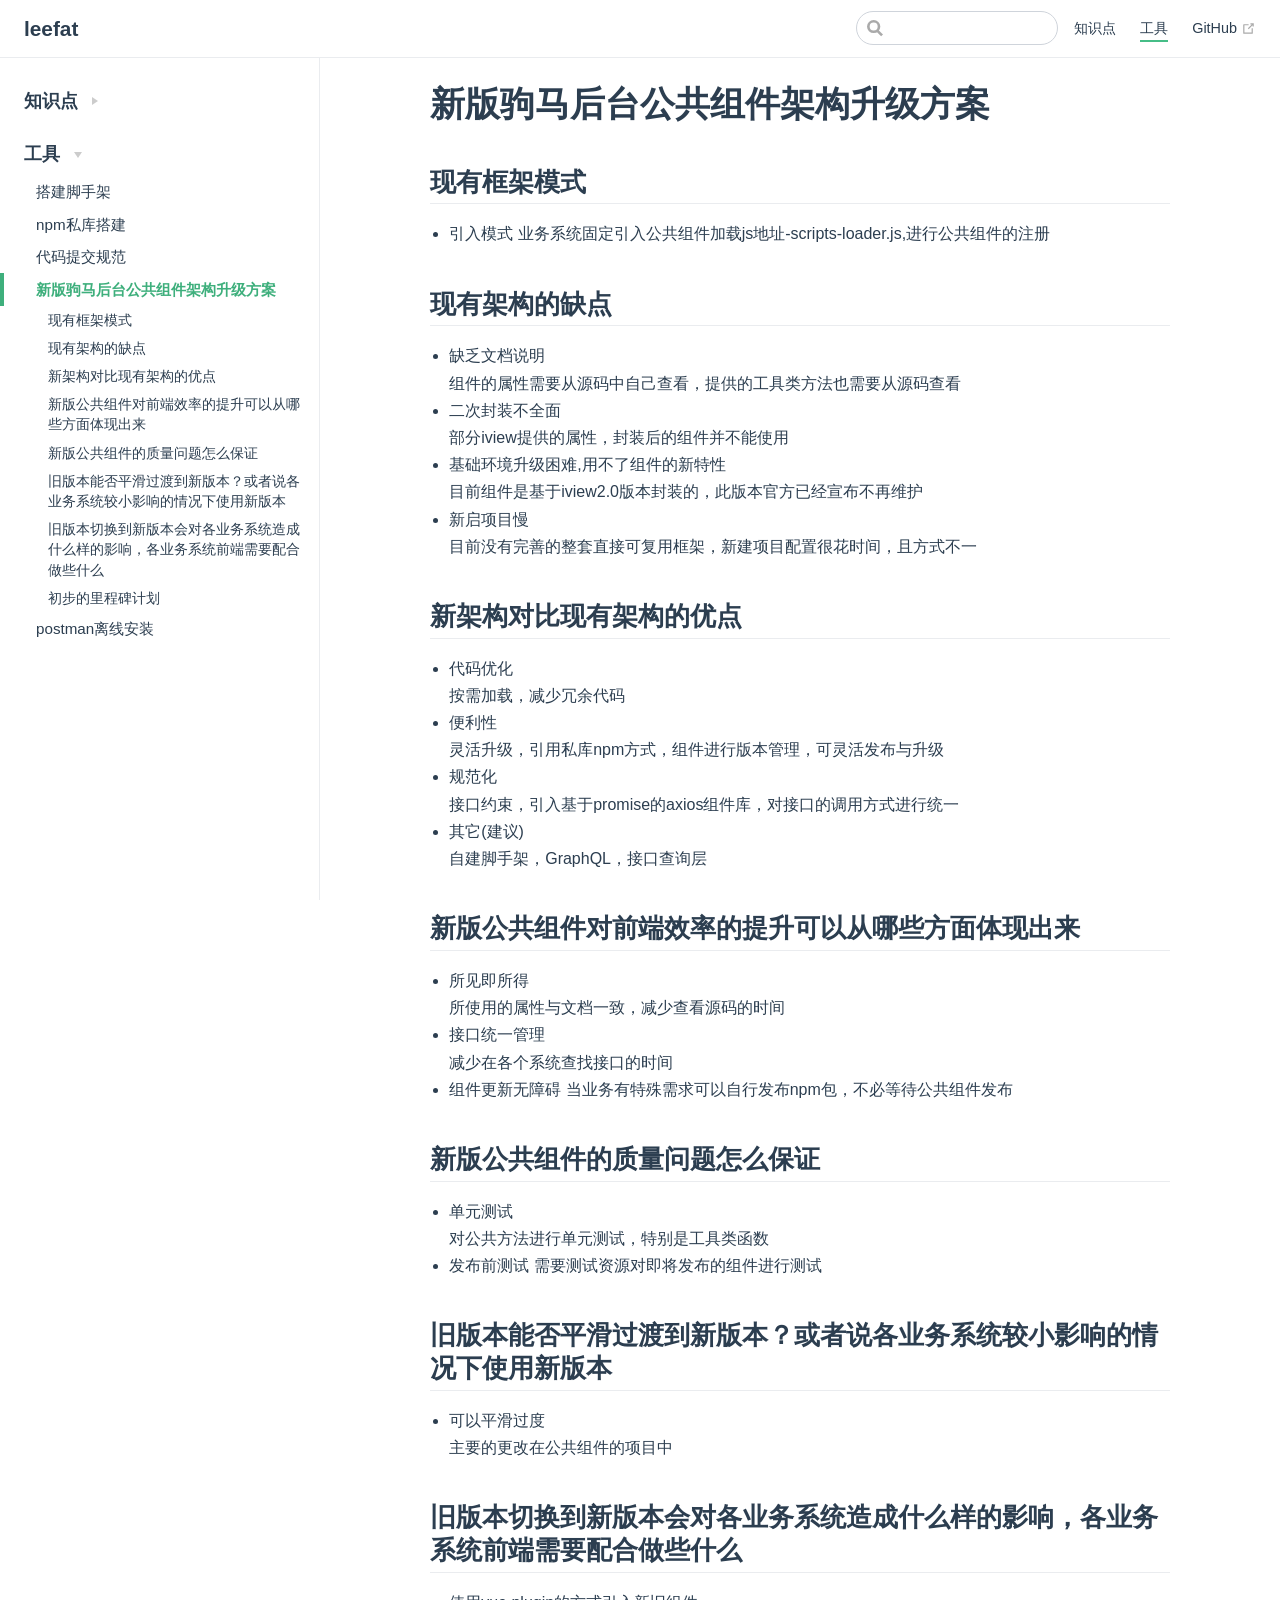
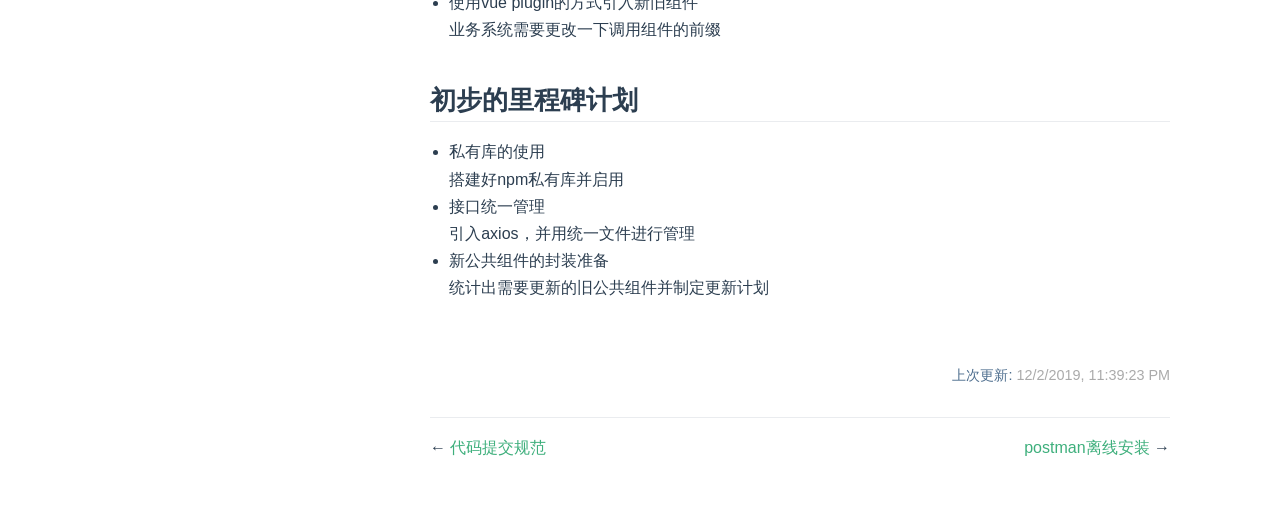
<file: tools/new-structure.html>
<!DOCTYPE html>
<html lang="en-US">
  <head>
    <meta charset="utf-8">
    <meta name="viewport" content="width=device-width,initial-scale=1">
    <title>新版驹马后台公共组件架构升级方案 | leefat</title>
    <meta name="description" content="思绪集散中心">
    <meta name="generator" content="VuePress 1.4.0">
    <link rel="icon" href="/favicon.ico">
    
    <link rel="preload" href="/assets/css/0.styles.bd3b0c2c.css" as="style"><link rel="preload" href="/assets/js/app.61a1e535.js" as="script"><link rel="preload" href="/assets/js/2.067ed6be.js" as="script"><link rel="preload" href="/assets/js/16.7fa9f87a.js" as="script"><link rel="prefetch" href="/assets/js/10.a4aeed17.js"><link rel="prefetch" href="/assets/js/11.473697c0.js"><link rel="prefetch" href="/assets/js/12.eae57d5d.js"><link rel="prefetch" href="/assets/js/13.fb34779c.js"><link rel="prefetch" href="/assets/js/14.a23273b4.js"><link rel="prefetch" href="/assets/js/15.beebe917.js"><link rel="prefetch" href="/assets/js/17.cdbf9a5a.js"><link rel="prefetch" href="/assets/js/18.f4fc0604.js"><link rel="prefetch" href="/assets/js/19.edd52001.js"><link rel="prefetch" href="/assets/js/3.a0d2ed9d.js"><link rel="prefetch" href="/assets/js/4.e4752e2a.js"><link rel="prefetch" href="/assets/js/5.5a9124e9.js"><link rel="prefetch" href="/assets/js/6.fb0f6784.js"><link rel="prefetch" href="/assets/js/7.60f0056b.js"><link rel="prefetch" href="/assets/js/8.2a13ba29.js"><link rel="prefetch" href="/assets/js/9.ad69a8a3.js">
    <link rel="stylesheet" href="/assets/css/0.styles.bd3b0c2c.css">
  </head>
  <body>
    <div id="app" data-server-rendered="true"><div class="theme-container"><header class="navbar"><div class="sidebar-button"><svg xmlns="http://www.w3.org/2000/svg" aria-hidden="true" role="img" viewBox="0 0 448 512" class="icon"><path fill="currentColor" d="M436 124H12c-6.627 0-12-5.373-12-12V80c0-6.627 5.373-12 12-12h424c6.627 0 12 5.373 12 12v32c0 6.627-5.373 12-12 12zm0 160H12c-6.627 0-12-5.373-12-12v-32c0-6.627 5.373-12 12-12h424c6.627 0 12 5.373 12 12v32c0 6.627-5.373 12-12 12zm0 160H12c-6.627 0-12-5.373-12-12v-32c0-6.627 5.373-12 12-12h424c6.627 0 12 5.373 12 12v32c0 6.627-5.373 12-12 12z"></path></svg></div> <a href="/" class="home-link router-link-active"><!----> <span class="site-name">leefat</span></a> <div class="links"><div class="search-box"><input aria-label="Search" autocomplete="off" spellcheck="false" value=""> <!----></div> <nav class="nav-links can-hide"><div class="nav-item"><a href="/points/" class="nav-link">
  知识点
</a></div><div class="nav-item"><a href="/tools/" class="nav-link router-link-active">
  工具
</a></div><div class="nav-item"><a href="https://github.com/GHleefat" target="_blank" rel="noopener noreferrer" class="nav-link external">
  GitHub
  <svg xmlns="http://www.w3.org/2000/svg" aria-hidden="true" x="0px" y="0px" viewBox="0 0 100 100" width="15" height="15" class="icon outbound"><path fill="currentColor" d="M18.8,85.1h56l0,0c2.2,0,4-1.8,4-4v-32h-8v28h-48v-48h28v-8h-32l0,0c-2.2,0-4,1.8-4,4v56C14.8,83.3,16.6,85.1,18.8,85.1z"></path> <polygon fill="currentColor" points="45.7,48.7 51.3,54.3 77.2,28.5 77.2,37.2 85.2,37.2 85.2,14.9 62.8,14.9 62.8,22.9 71.5,22.9"></polygon></svg></a></div> <!----></nav></div></header> <div class="sidebar-mask"></div> <aside class="sidebar"><nav class="nav-links"><div class="nav-item"><a href="/points/" class="nav-link">
  知识点
</a></div><div class="nav-item"><a href="/tools/" class="nav-link router-link-active">
  工具
</a></div><div class="nav-item"><a href="https://github.com/GHleefat" target="_blank" rel="noopener noreferrer" class="nav-link external">
  GitHub
  <svg xmlns="http://www.w3.org/2000/svg" aria-hidden="true" x="0px" y="0px" viewBox="0 0 100 100" width="15" height="15" class="icon outbound"><path fill="currentColor" d="M18.8,85.1h56l0,0c2.2,0,4-1.8,4-4v-32h-8v28h-48v-48h28v-8h-32l0,0c-2.2,0-4,1.8-4,4v56C14.8,83.3,16.6,85.1,18.8,85.1z"></path> <polygon fill="currentColor" points="45.7,48.7 51.3,54.3 77.2,28.5 77.2,37.2 85.2,37.2 85.2,14.9 62.8,14.9 62.8,22.9 71.5,22.9"></polygon></svg></a></div> <!----></nav>  <ul class="sidebar-links"><li><section class="sidebar-group collapsable depth-0"><p class="sidebar-heading"><span>知识点</span> <span class="arrow right"></span></p> <!----></section></li><li><section class="sidebar-group collapsable depth-0"><p class="sidebar-heading open"><span>工具</span> <span class="arrow down"></span></p> <ul class="sidebar-links sidebar-group-items"><li><a href="/tools/juma-cli.html" class="sidebar-link">搭建脚手架</a></li><li><a href="/tools/npm-private-library.html" class="sidebar-link">npm私库搭建</a></li><li><a href="/tools/submit-rule.html" class="sidebar-link">代码提交规范</a></li><li><a href="/tools/new-structure.html" class="active sidebar-link">新版驹马后台公共组件架构升级方案</a><ul class="sidebar-sub-headers"><li class="sidebar-sub-header"><a href="/tools/new-structure.html#现有框架模式" class="sidebar-link">现有框架模式</a></li><li class="sidebar-sub-header"><a href="/tools/new-structure.html#现有架构的缺点" class="sidebar-link">现有架构的缺点</a></li><li class="sidebar-sub-header"><a href="/tools/new-structure.html#新架构对比现有架构的优点" class="sidebar-link">新架构对比现有架构的优点</a></li><li class="sidebar-sub-header"><a href="/tools/new-structure.html#新版公共组件对前端效率的提升可以从哪些方面体现出来" class="sidebar-link">新版公共组件对前端效率的提升可以从哪些方面体现出来</a></li><li class="sidebar-sub-header"><a href="/tools/new-structure.html#新版公共组件的质量问题怎么保证" class="sidebar-link">新版公共组件的质量问题怎么保证</a></li><li class="sidebar-sub-header"><a href="/tools/new-structure.html#旧版本能否平滑过渡到新版本？或者说各业务系统较小影响的情况下使用新版本" class="sidebar-link">旧版本能否平滑过渡到新版本？或者说各业务系统较小影响的情况下使用新版本</a></li><li class="sidebar-sub-header"><a href="/tools/new-structure.html#旧版本切换到新版本会对各业务系统造成什么样的影响，各业务系统前端需要配合做些什么" class="sidebar-link">旧版本切换到新版本会对各业务系统造成什么样的影响，各业务系统前端需要配合做些什么</a></li><li class="sidebar-sub-header"><a href="/tools/new-structure.html#初步的里程碑计划" class="sidebar-link">初步的里程碑计划</a></li></ul></li><li><a href="/tools/postman.html" class="sidebar-link">postman离线安装</a></li></ul></section></li></ul> </aside> <main class="page"> <div class="theme-default-content content__default"><h1 id="新版驹马后台公共组件架构升级方案"><a href="#新版驹马后台公共组件架构升级方案" class="header-anchor">#</a> 新版驹马后台公共组件架构升级方案</h1> <h2 id="现有框架模式"><a href="#现有框架模式" class="header-anchor">#</a> 现有框架模式</h2> <ul><li>引入模式
业务系统固定引入公共组件加载js地址-scripts-loader.js,进行公共组件的注册</li></ul> <h2 id="现有架构的缺点"><a href="#现有架构的缺点" class="header-anchor">#</a> 现有架构的缺点</h2> <ul><li>缺乏文档说明<br>
组件的属性需要从源码中自己查看，提供的工具类方法也需要从源码查看</li> <li>二次封装不全面<br>
部分iview提供的属性，封装后的组件并不能使用</li> <li>基础环境升级困难,用不了组件的新特性<br>
目前组件是基于iview2.0版本封装的，此版本官方已经宣布不再维护</li> <li>新启项目慢<br>
目前没有完善的整套直接可复用框架，新建项目配置很花时间，且方式不一</li></ul> <h2 id="新架构对比现有架构的优点"><a href="#新架构对比现有架构的优点" class="header-anchor">#</a> 新架构对比现有架构的优点</h2> <ul><li>代码优化<br>
按需加载，减少冗余代码</li> <li>便利性<br>
灵活升级，引用私库npm方式，组件进行版本管理，可灵活发布与升级</li> <li>规范化<br>
接口约束，引入基于promise的axios组件库，对接口的调用方式进行统一</li> <li>其它(建议)<br>
自建脚手架，GraphQL，接口查询层</li></ul> <h2 id="新版公共组件对前端效率的提升可以从哪些方面体现出来"><a href="#新版公共组件对前端效率的提升可以从哪些方面体现出来" class="header-anchor">#</a> 新版公共组件对前端效率的提升可以从哪些方面体现出来</h2> <ul><li>所见即所得<br>
所使用的属性与文档一致，减少查看源码的时间</li> <li>接口统一管理<br>
减少在各个系统查找接口的时间</li> <li>组件更新无障碍
当业务有特殊需求可以自行发布npm包，不必等待公共组件发布</li></ul> <h2 id="新版公共组件的质量问题怎么保证"><a href="#新版公共组件的质量问题怎么保证" class="header-anchor">#</a> 新版公共组件的质量问题怎么保证</h2> <ul><li>单元测试<br>
对公共方法进行单元测试，特别是工具类函数</li> <li>发布前测试
需要测试资源对即将发布的组件进行测试</li></ul> <h2 id="旧版本能否平滑过渡到新版本？或者说各业务系统较小影响的情况下使用新版本"><a href="#旧版本能否平滑过渡到新版本？或者说各业务系统较小影响的情况下使用新版本" class="header-anchor">#</a> 旧版本能否平滑过渡到新版本？或者说各业务系统较小影响的情况下使用新版本</h2> <ul><li>可以平滑过度<br>
主要的更改在公共组件的项目中</li></ul> <h2 id="旧版本切换到新版本会对各业务系统造成什么样的影响，各业务系统前端需要配合做些什么"><a href="#旧版本切换到新版本会对各业务系统造成什么样的影响，各业务系统前端需要配合做些什么" class="header-anchor">#</a> 旧版本切换到新版本会对各业务系统造成什么样的影响，各业务系统前端需要配合做些什么</h2> <ul><li>使用vue plugin的方式引入新旧组件<br>
业务系统需要更改一下调用组件的前缀</li></ul> <h2 id="初步的里程碑计划"><a href="#初步的里程碑计划" class="header-anchor">#</a> 初步的里程碑计划</h2> <ul><li>私有库的使用<br>
搭建好npm私有库并启用</li> <li>接口统一管理<br>
引入axios，并用统一文件进行管理</li> <li>新公共组件的封装准备<br>
统计出需要更新的旧公共组件并制定更新计划</li></ul></div> <footer class="page-edit"><!----> <div class="last-updated"><span class="prefix">上次更新:</span> <span class="time">12/2/2019, 11:39:23 PM</span></div></footer> <div class="page-nav"><p class="inner"><span class="prev">
      ←
      <a href="/tools/submit-rule.html" class="prev">
        代码提交规范
      </a></span> <span class="next"><a href="/tools/postman.html">
        postman离线安装
      </a>
      →
    </span></p></div> </main></div><div class="global-ui"></div></div>
    <script src="/assets/js/app.61a1e535.js" defer></script><script src="/assets/js/2.067ed6be.js" defer></script><script src="/assets/js/16.7fa9f87a.js" defer></script>
  </body>
</html>
</file>
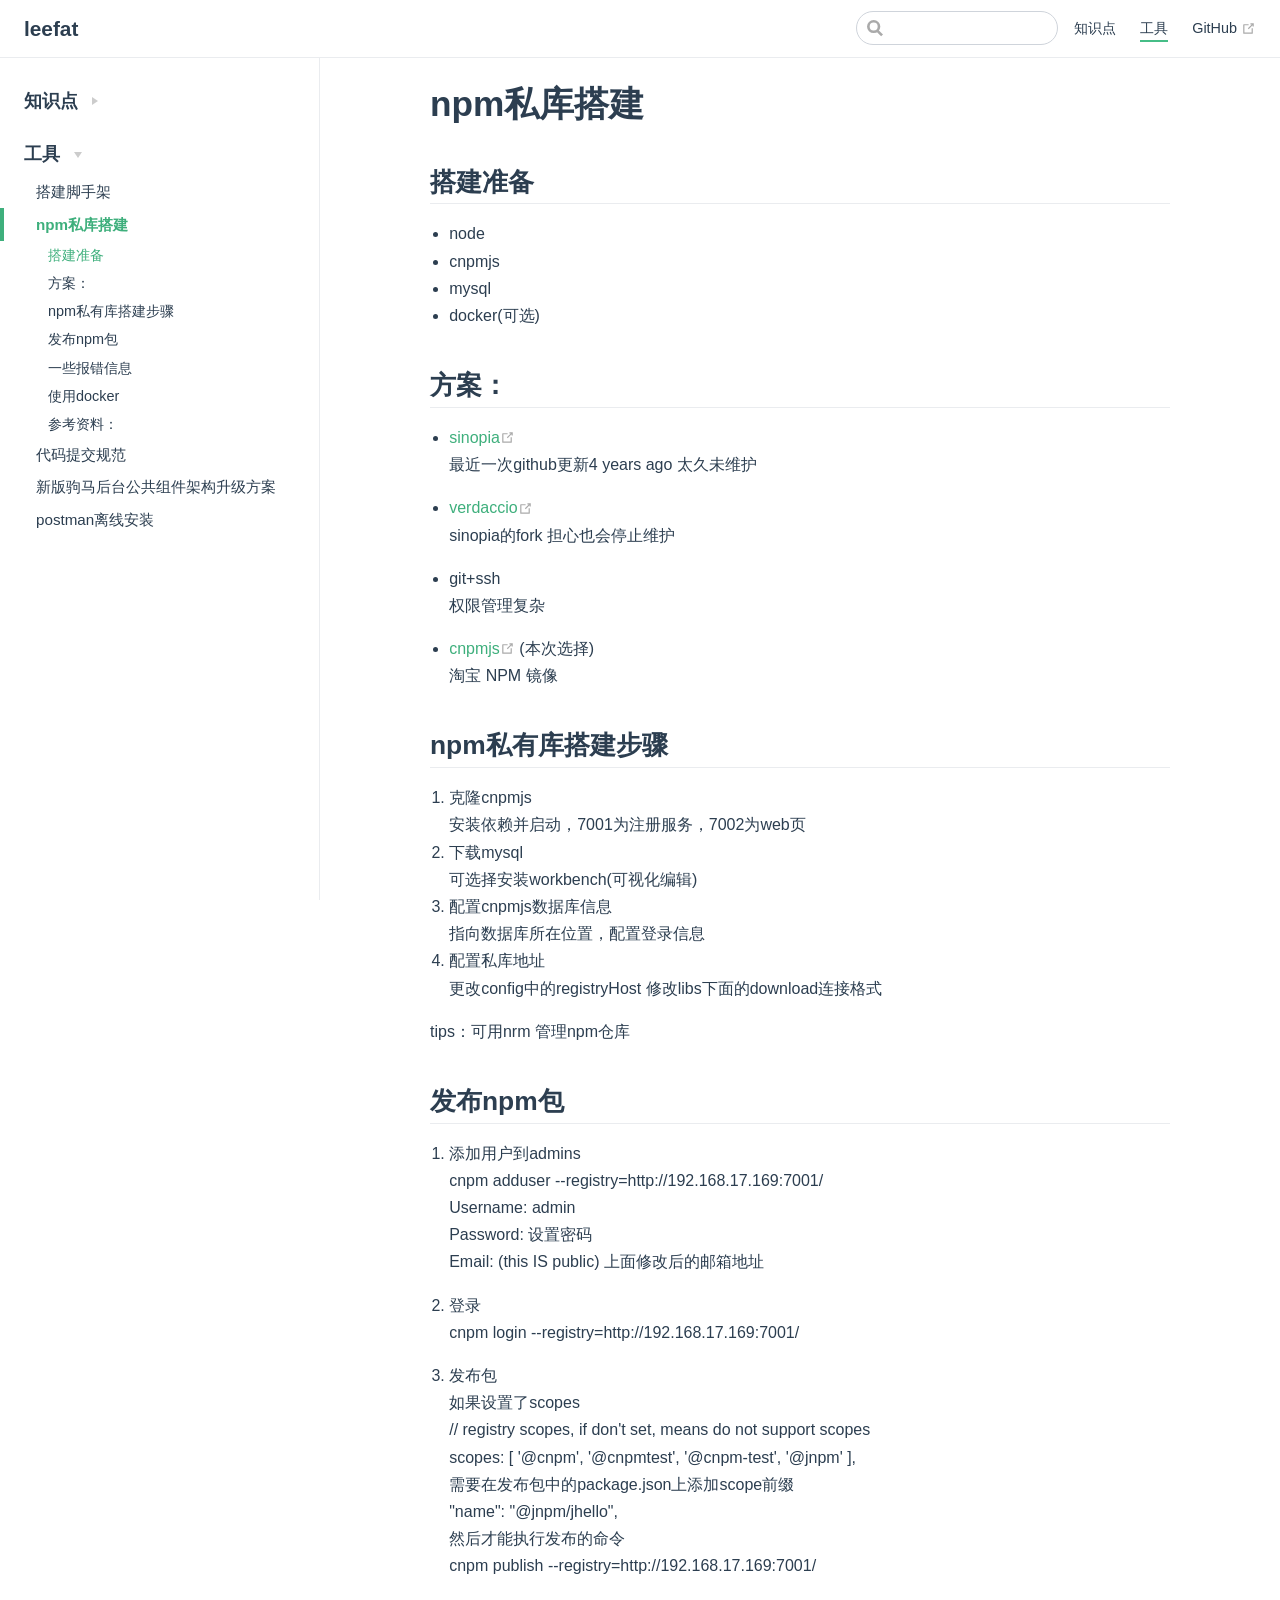
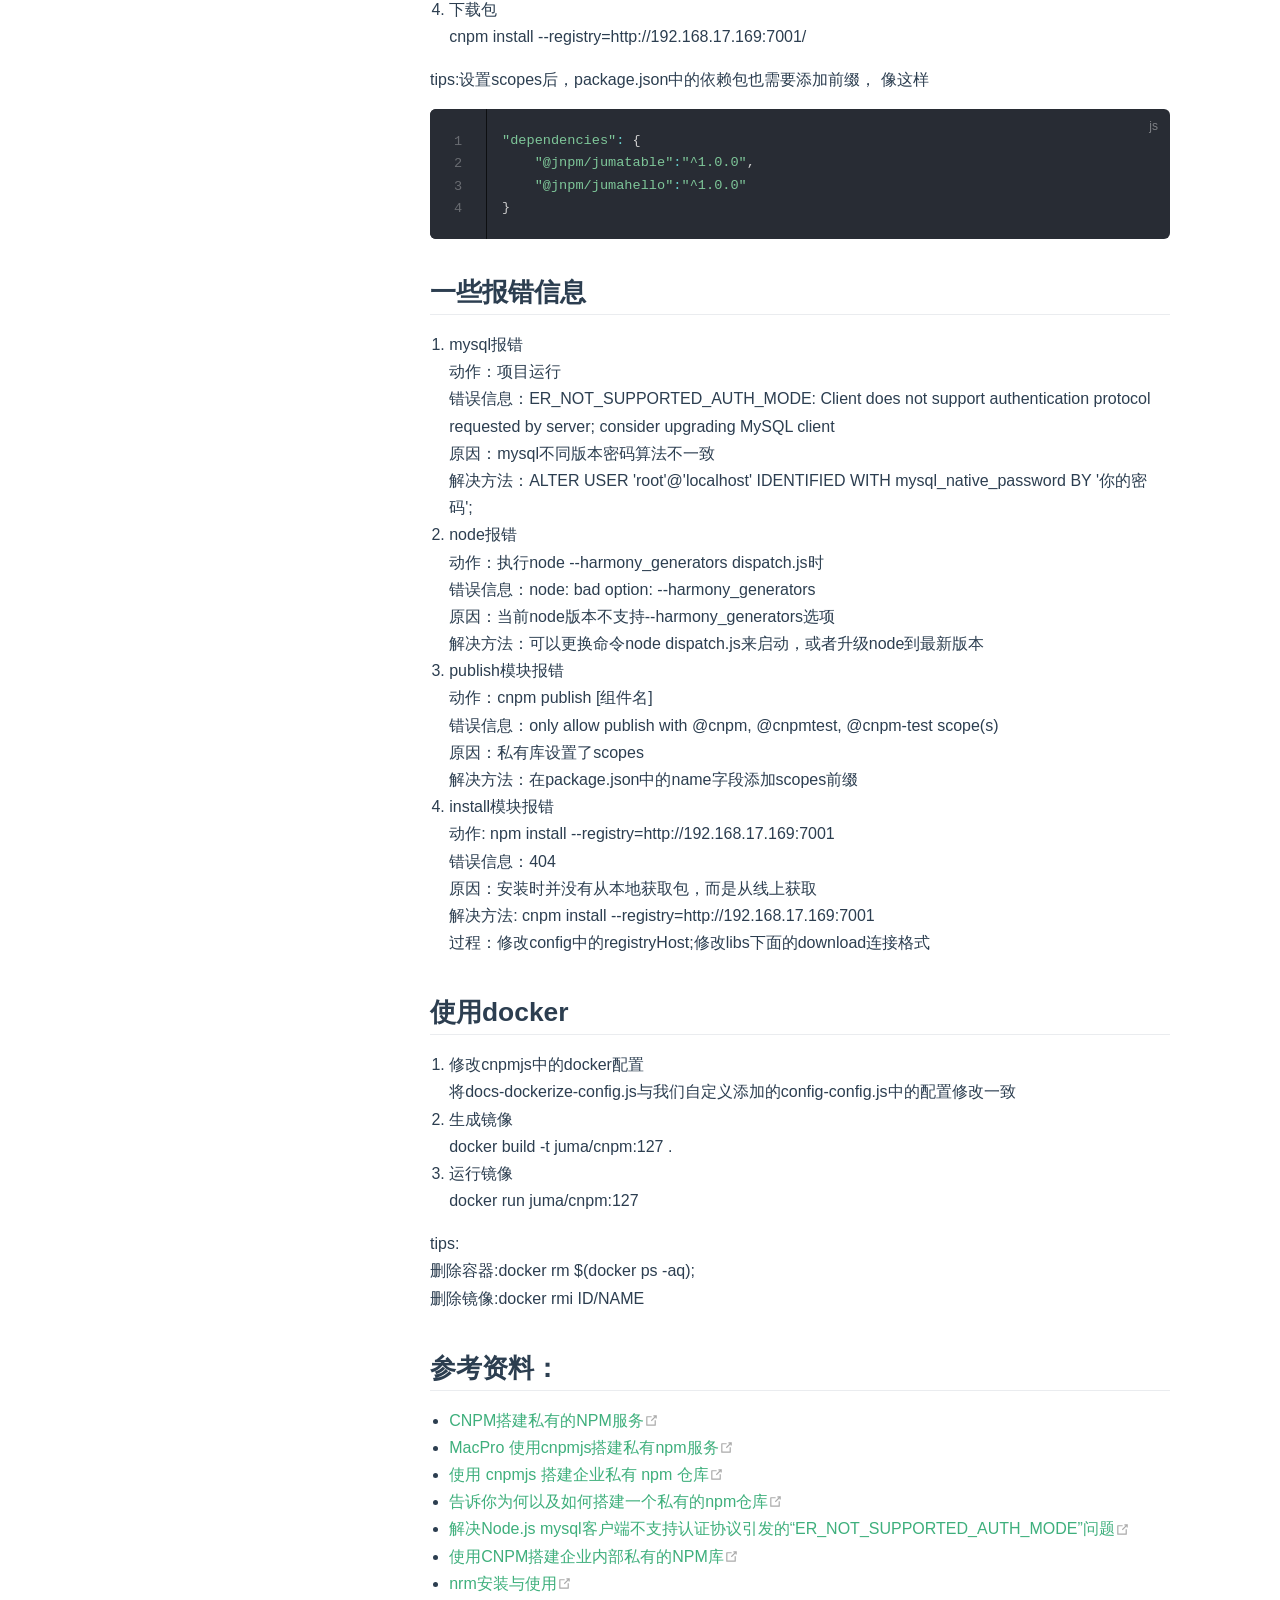
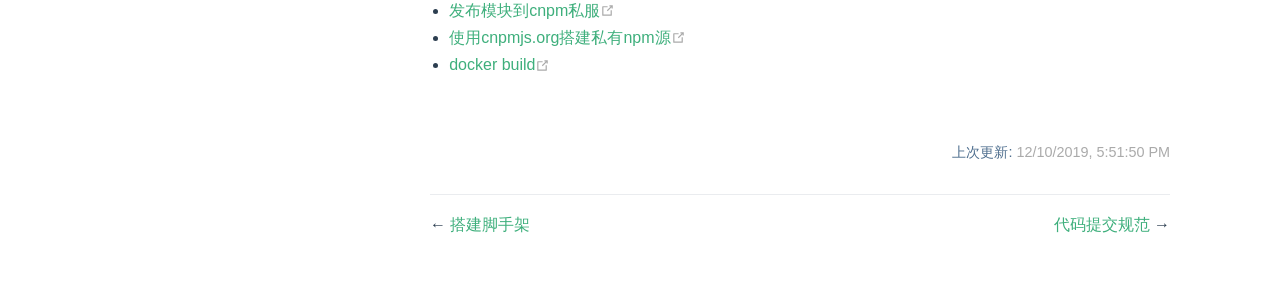
<file: tools/npm-private-library.html>
<!DOCTYPE html>
<html lang="en-US">
  <head>
    <meta charset="utf-8">
    <meta name="viewport" content="width=device-width,initial-scale=1">
    <title>npm私库搭建 | leefat</title>
    <meta name="description" content="思绪集散中心">
    <meta name="generator" content="VuePress 1.4.0">
    <link rel="icon" href="/favicon.ico">
    
    <link rel="preload" href="/assets/css/0.styles.bd3b0c2c.css" as="style"><link rel="preload" href="/assets/js/app.61a1e535.js" as="script"><link rel="preload" href="/assets/js/2.067ed6be.js" as="script"><link rel="preload" href="/assets/js/17.cdbf9a5a.js" as="script"><link rel="prefetch" href="/assets/js/10.a4aeed17.js"><link rel="prefetch" href="/assets/js/11.473697c0.js"><link rel="prefetch" href="/assets/js/12.eae57d5d.js"><link rel="prefetch" href="/assets/js/13.fb34779c.js"><link rel="prefetch" href="/assets/js/14.a23273b4.js"><link rel="prefetch" href="/assets/js/15.beebe917.js"><link rel="prefetch" href="/assets/js/16.7fa9f87a.js"><link rel="prefetch" href="/assets/js/18.f4fc0604.js"><link rel="prefetch" href="/assets/js/19.edd52001.js"><link rel="prefetch" href="/assets/js/3.a0d2ed9d.js"><link rel="prefetch" href="/assets/js/4.e4752e2a.js"><link rel="prefetch" href="/assets/js/5.5a9124e9.js"><link rel="prefetch" href="/assets/js/6.fb0f6784.js"><link rel="prefetch" href="/assets/js/7.60f0056b.js"><link rel="prefetch" href="/assets/js/8.2a13ba29.js"><link rel="prefetch" href="/assets/js/9.ad69a8a3.js">
    <link rel="stylesheet" href="/assets/css/0.styles.bd3b0c2c.css">
  </head>
  <body>
    <div id="app" data-server-rendered="true"><div class="theme-container"><header class="navbar"><div class="sidebar-button"><svg xmlns="http://www.w3.org/2000/svg" aria-hidden="true" role="img" viewBox="0 0 448 512" class="icon"><path fill="currentColor" d="M436 124H12c-6.627 0-12-5.373-12-12V80c0-6.627 5.373-12 12-12h424c6.627 0 12 5.373 12 12v32c0 6.627-5.373 12-12 12zm0 160H12c-6.627 0-12-5.373-12-12v-32c0-6.627 5.373-12 12-12h424c6.627 0 12 5.373 12 12v32c0 6.627-5.373 12-12 12zm0 160H12c-6.627 0-12-5.373-12-12v-32c0-6.627 5.373-12 12-12h424c6.627 0 12 5.373 12 12v32c0 6.627-5.373 12-12 12z"></path></svg></div> <a href="/" class="home-link router-link-active"><!----> <span class="site-name">leefat</span></a> <div class="links"><div class="search-box"><input aria-label="Search" autocomplete="off" spellcheck="false" value=""> <!----></div> <nav class="nav-links can-hide"><div class="nav-item"><a href="/points/" class="nav-link">
  知识点
</a></div><div class="nav-item"><a href="/tools/" class="nav-link router-link-active">
  工具
</a></div><div class="nav-item"><a href="https://github.com/GHleefat" target="_blank" rel="noopener noreferrer" class="nav-link external">
  GitHub
  <svg xmlns="http://www.w3.org/2000/svg" aria-hidden="true" x="0px" y="0px" viewBox="0 0 100 100" width="15" height="15" class="icon outbound"><path fill="currentColor" d="M18.8,85.1h56l0,0c2.2,0,4-1.8,4-4v-32h-8v28h-48v-48h28v-8h-32l0,0c-2.2,0-4,1.8-4,4v56C14.8,83.3,16.6,85.1,18.8,85.1z"></path> <polygon fill="currentColor" points="45.7,48.7 51.3,54.3 77.2,28.5 77.2,37.2 85.2,37.2 85.2,14.9 62.8,14.9 62.8,22.9 71.5,22.9"></polygon></svg></a></div> <!----></nav></div></header> <div class="sidebar-mask"></div> <aside class="sidebar"><nav class="nav-links"><div class="nav-item"><a href="/points/" class="nav-link">
  知识点
</a></div><div class="nav-item"><a href="/tools/" class="nav-link router-link-active">
  工具
</a></div><div class="nav-item"><a href="https://github.com/GHleefat" target="_blank" rel="noopener noreferrer" class="nav-link external">
  GitHub
  <svg xmlns="http://www.w3.org/2000/svg" aria-hidden="true" x="0px" y="0px" viewBox="0 0 100 100" width="15" height="15" class="icon outbound"><path fill="currentColor" d="M18.8,85.1h56l0,0c2.2,0,4-1.8,4-4v-32h-8v28h-48v-48h28v-8h-32l0,0c-2.2,0-4,1.8-4,4v56C14.8,83.3,16.6,85.1,18.8,85.1z"></path> <polygon fill="currentColor" points="45.7,48.7 51.3,54.3 77.2,28.5 77.2,37.2 85.2,37.2 85.2,14.9 62.8,14.9 62.8,22.9 71.5,22.9"></polygon></svg></a></div> <!----></nav>  <ul class="sidebar-links"><li><section class="sidebar-group collapsable depth-0"><p class="sidebar-heading"><span>知识点</span> <span class="arrow right"></span></p> <!----></section></li><li><section class="sidebar-group collapsable depth-0"><p class="sidebar-heading open"><span>工具</span> <span class="arrow down"></span></p> <ul class="sidebar-links sidebar-group-items"><li><a href="/tools/juma-cli.html" class="sidebar-link">搭建脚手架</a></li><li><a href="/tools/npm-private-library.html" class="active sidebar-link">npm私库搭建</a><ul class="sidebar-sub-headers"><li class="sidebar-sub-header"><a href="/tools/npm-private-library.html#搭建准备" class="sidebar-link">搭建准备</a></li><li class="sidebar-sub-header"><a href="/tools/npm-private-library.html#方案：" class="sidebar-link">方案：</a></li><li class="sidebar-sub-header"><a href="/tools/npm-private-library.html#npm私有库搭建步骤" class="sidebar-link">npm私有库搭建步骤</a></li><li class="sidebar-sub-header"><a href="/tools/npm-private-library.html#发布npm包" class="sidebar-link">发布npm包</a></li><li class="sidebar-sub-header"><a href="/tools/npm-private-library.html#一些报错信息" class="sidebar-link">一些报错信息</a></li><li class="sidebar-sub-header"><a href="/tools/npm-private-library.html#使用docker" class="sidebar-link">使用docker</a></li><li class="sidebar-sub-header"><a href="/tools/npm-private-library.html#参考资料：" class="sidebar-link">参考资料：</a></li></ul></li><li><a href="/tools/submit-rule.html" class="sidebar-link">代码提交规范</a></li><li><a href="/tools/new-structure.html" class="sidebar-link">新版驹马后台公共组件架构升级方案</a></li><li><a href="/tools/postman.html" class="sidebar-link">postman离线安装</a></li></ul></section></li></ul> </aside> <main class="page"> <div class="theme-default-content content__default"><h1 id="npm私库搭建"><a href="#npm私库搭建" class="header-anchor">#</a> npm私库搭建</h1> <h2 id="搭建准备"><a href="#搭建准备" class="header-anchor">#</a> 搭建准备</h2> <ul><li>node</li> <li>cnpmjs</li> <li>mysql</li> <li>docker(可选)</li></ul> <h2 id="方案："><a href="#方案：" class="header-anchor">#</a> 方案：</h2> <ul><li><p><a href="https://github.com/rlidwka/sinopia" target="_blank" rel="noopener noreferrer">sinopia<svg xmlns="http://www.w3.org/2000/svg" aria-hidden="true" x="0px" y="0px" viewBox="0 0 100 100" width="15" height="15" class="icon outbound"><path fill="currentColor" d="M18.8,85.1h56l0,0c2.2,0,4-1.8,4-4v-32h-8v28h-48v-48h28v-8h-32l0,0c-2.2,0-4,1.8-4,4v56C14.8,83.3,16.6,85.1,18.8,85.1z"></path> <polygon fill="currentColor" points="45.7,48.7 51.3,54.3 77.2,28.5 77.2,37.2 85.2,37.2 85.2,14.9 62.8,14.9 62.8,22.9 71.5,22.9"></polygon></svg></a><br>
最近一次github更新4 years ago
太久未维护</p></li> <li><p><a href="https://github.com/verdaccio/verdaccio" target="_blank" rel="noopener noreferrer">verdaccio<svg xmlns="http://www.w3.org/2000/svg" aria-hidden="true" x="0px" y="0px" viewBox="0 0 100 100" width="15" height="15" class="icon outbound"><path fill="currentColor" d="M18.8,85.1h56l0,0c2.2,0,4-1.8,4-4v-32h-8v28h-48v-48h28v-8h-32l0,0c-2.2,0-4,1.8-4,4v56C14.8,83.3,16.6,85.1,18.8,85.1z"></path> <polygon fill="currentColor" points="45.7,48.7 51.3,54.3 77.2,28.5 77.2,37.2 85.2,37.2 85.2,14.9 62.8,14.9 62.8,22.9 71.5,22.9"></polygon></svg></a><br>
sinopia的fork 担心也会停止维护</p></li> <li><p>git+ssh<br>
权限管理复杂</p></li> <li><p><a href="https://github.com/cnpm/cnpmjs.org" target="_blank" rel="noopener noreferrer">cnpmjs<svg xmlns="http://www.w3.org/2000/svg" aria-hidden="true" x="0px" y="0px" viewBox="0 0 100 100" width="15" height="15" class="icon outbound"><path fill="currentColor" d="M18.8,85.1h56l0,0c2.2,0,4-1.8,4-4v-32h-8v28h-48v-48h28v-8h-32l0,0c-2.2,0-4,1.8-4,4v56C14.8,83.3,16.6,85.1,18.8,85.1z"></path> <polygon fill="currentColor" points="45.7,48.7 51.3,54.3 77.2,28.5 77.2,37.2 85.2,37.2 85.2,14.9 62.8,14.9 62.8,22.9 71.5,22.9"></polygon></svg></a>  (本次选择)<br>
淘宝 NPM 镜像</p></li></ul> <h2 id="npm私有库搭建步骤"><a href="#npm私有库搭建步骤" class="header-anchor">#</a> npm私有库搭建步骤</h2> <ol><li>克隆cnpmjs<br>
安装依赖并启动，7001为注册服务，7002为web页</li> <li>下载mysql<br>
可选择安装workbench(可视化编辑)</li> <li>配置cnpmjs数据库信息<br>
指向数据库所在位置，配置登录信息</li> <li>配置私库地址<br>
更改config中的registryHost
修改libs下面的download连接格式</li></ol> <p>tips：可用nrm 管理npm仓库</p> <h2 id="发布npm包"><a href="#发布npm包" class="header-anchor">#</a> 发布npm包</h2> <ol><li><p>添加用户到admins<br>
cnpm adduser --registry=http://192.168.17.169:7001/<br>
Username: admin<br>
Password: 设置密码<br>
Email: (this IS public) 上面修改后的邮箱地址</p></li> <li><p>登录<br>
cnpm login --registry=http://192.168.17.169:7001/</p></li> <li><p>发布包<br>
如果设置了scopes<br>
// registry scopes, if don't set, means do not support scopes<br>
scopes: [ '@cnpm', '@cnpmtest', '@cnpm-test', '@jnpm' ],<br>
需要在发布包中的package.json上添加scope前缀<br>
&quot;name&quot;: &quot;@jnpm/jhello&quot;,<br>
然后才能执行发布的命令<br>
cnpm publish --registry=http://192.168.17.169:7001/</p></li> <li><p>下载包<br>
cnpm install --registry=http://192.168.17.169:7001/</p></li></ol> <p>tips:设置scopes后，package.json中的依赖包也需要添加前缀，  像这样</p> <div class="language-js line-numbers-mode"><pre class="language-js"><code><span class="token string">&quot;dependencies&quot;</span><span class="token operator">:</span> <span class="token punctuation">{</span>
    <span class="token string">&quot;@jnpm/jumatable&quot;</span><span class="token operator">:</span><span class="token string">&quot;^1.0.0&quot;</span><span class="token punctuation">,</span>
    <span class="token string">&quot;@jnpm/jumahello&quot;</span><span class="token operator">:</span><span class="token string">&quot;^1.0.0&quot;</span>
<span class="token punctuation">}</span>
</code></pre> <div class="line-numbers-wrapper"><span class="line-number">1</span><br><span class="line-number">2</span><br><span class="line-number">3</span><br><span class="line-number">4</span><br></div></div><h2 id="一些报错信息"><a href="#一些报错信息" class="header-anchor">#</a> 一些报错信息</h2> <ol><li>mysql报错<br>
动作：项目运行<br>
错误信息：ER_NOT_SUPPORTED_AUTH_MODE: Client does not support authentication protocol requested by server; consider upgrading MySQL client<br>
原因：mysql不同版本密码算法不一致<br>
解决方法：ALTER USER 'root'@'localhost' IDENTIFIED WITH mysql_native_password BY '你的密码';</li> <li>node报错<br>
动作：执行node --harmony_generators dispatch.js时<br>
错误信息：node: bad option: --harmony_generators<br>
原因：当前node版本不支持--harmony_generators选项<br>
解决方法：可以更换命令node dispatch.js来启动，或者升级node到最新版本</li> <li>publish模块报错<br>
动作：cnpm publish [组件名]<br>
错误信息：only allow publish with @cnpm, @cnpmtest, @cnpm-test scope(s)<br>
原因：私有库设置了scopes<br>
解决方法：在package.json中的name字段添加scopes前缀</li> <li>install模块报错<br>
动作: npm install --registry=http://192.168.17.169:7001<br>
错误信息：404<br>
原因：安装时并没有从本地获取包，而是从线上获取<br>
解决方法: cnpm install --registry=http://192.168.17.169:7001<br>
过程：修改config中的registryHost;修改libs下面的download连接格式</li></ol> <h2 id="使用docker"><a href="#使用docker" class="header-anchor">#</a> 使用docker</h2> <ol><li>修改cnpmjs中的docker配置<br>
将docs-dockerize-config.js与我们自定义添加的config-config.js中的配置修改一致</li> <li>生成镜像<br>
docker build -t juma/cnpm:127 .</li> <li>运行镜像<br>
docker run juma/cnpm:127</li></ol> <p>tips:<br>
删除容器:docker rm $(docker ps -aq);<br>
删除镜像:docker rmi ID/NAME</p> <h2 id="参考资料："><a href="#参考资料：" class="header-anchor">#</a> 参考资料：</h2> <ul><li><a href="http://blog.fens.me/nodejs-cnpm-npm/" target="_blank" rel="noopener noreferrer">CNPM搭建私有的NPM服务<svg xmlns="http://www.w3.org/2000/svg" aria-hidden="true" x="0px" y="0px" viewBox="0 0 100 100" width="15" height="15" class="icon outbound"><path fill="currentColor" d="M18.8,85.1h56l0,0c2.2,0,4-1.8,4-4v-32h-8v28h-48v-48h28v-8h-32l0,0c-2.2,0-4,1.8-4,4v56C14.8,83.3,16.6,85.1,18.8,85.1z"></path> <polygon fill="currentColor" points="45.7,48.7 51.3,54.3 77.2,28.5 77.2,37.2 85.2,37.2 85.2,14.9 62.8,14.9 62.8,22.9 71.5,22.9"></polygon></svg></a></li> <li><a href="https://www.cnblogs.com/wyzfzu/p/4149310.html" target="_blank" rel="noopener noreferrer">MacPro 使用cnpmjs搭建私有npm服务<svg xmlns="http://www.w3.org/2000/svg" aria-hidden="true" x="0px" y="0px" viewBox="0 0 100 100" width="15" height="15" class="icon outbound"><path fill="currentColor" d="M18.8,85.1h56l0,0c2.2,0,4-1.8,4-4v-32h-8v28h-48v-48h28v-8h-32l0,0c-2.2,0-4,1.8-4,4v56C14.8,83.3,16.6,85.1,18.8,85.1z"></path> <polygon fill="currentColor" points="45.7,48.7 51.3,54.3 77.2,28.5 77.2,37.2 85.2,37.2 85.2,14.9 62.8,14.9 62.8,22.9 71.5,22.9"></polygon></svg></a></li> <li><a href="https://segmentfault.com/a/1190000010503203" target="_blank" rel="noopener noreferrer">使用 cnpmjs 搭建企业私有 npm 仓库<svg xmlns="http://www.w3.org/2000/svg" aria-hidden="true" x="0px" y="0px" viewBox="0 0 100 100" width="15" height="15" class="icon outbound"><path fill="currentColor" d="M18.8,85.1h56l0,0c2.2,0,4-1.8,4-4v-32h-8v28h-48v-48h28v-8h-32l0,0c-2.2,0-4,1.8-4,4v56C14.8,83.3,16.6,85.1,18.8,85.1z"></path> <polygon fill="currentColor" points="45.7,48.7 51.3,54.3 77.2,28.5 77.2,37.2 85.2,37.2 85.2,14.9 62.8,14.9 62.8,22.9 71.5,22.9"></polygon></svg></a></li> <li><a href="https://www.ctolib.com/topics-131393.html" target="_blank" rel="noopener noreferrer">告诉你为何以及如何搭建一个私有的npm仓库<svg xmlns="http://www.w3.org/2000/svg" aria-hidden="true" x="0px" y="0px" viewBox="0 0 100 100" width="15" height="15" class="icon outbound"><path fill="currentColor" d="M18.8,85.1h56l0,0c2.2,0,4-1.8,4-4v-32h-8v28h-48v-48h28v-8h-32l0,0c-2.2,0-4,1.8-4,4v56C14.8,83.3,16.6,85.1,18.8,85.1z"></path> <polygon fill="currentColor" points="45.7,48.7 51.3,54.3 77.2,28.5 77.2,37.2 85.2,37.2 85.2,14.9 62.8,14.9 62.8,22.9 71.5,22.9"></polygon></svg></a></li> <li><a href="https://yq.aliyun.com/articles/705235" target="_blank" rel="noopener noreferrer">解决Node.js mysql客户端不支持认证协议引发的“ER_NOT_SUPPORTED_AUTH_MODE”问题<svg xmlns="http://www.w3.org/2000/svg" aria-hidden="true" x="0px" y="0px" viewBox="0 0 100 100" width="15" height="15" class="icon outbound"><path fill="currentColor" d="M18.8,85.1h56l0,0c2.2,0,4-1.8,4-4v-32h-8v28h-48v-48h28v-8h-32l0,0c-2.2,0-4,1.8-4,4v56C14.8,83.3,16.6,85.1,18.8,85.1z"></path> <polygon fill="currentColor" points="45.7,48.7 51.3,54.3 77.2,28.5 77.2,37.2 85.2,37.2 85.2,14.9 62.8,14.9 62.8,22.9 71.5,22.9"></polygon></svg></a></li> <li><a href="https://blog.csdn.net/wyc_cs/article/details/51568925?_t_t_t=0.6805647834506635" target="_blank" rel="noopener noreferrer">使用CNPM搭建企业内部私有的NPM库<svg xmlns="http://www.w3.org/2000/svg" aria-hidden="true" x="0px" y="0px" viewBox="0 0 100 100" width="15" height="15" class="icon outbound"><path fill="currentColor" d="M18.8,85.1h56l0,0c2.2,0,4-1.8,4-4v-32h-8v28h-48v-48h28v-8h-32l0,0c-2.2,0-4,1.8-4,4v56C14.8,83.3,16.6,85.1,18.8,85.1z"></path> <polygon fill="currentColor" points="45.7,48.7 51.3,54.3 77.2,28.5 77.2,37.2 85.2,37.2 85.2,14.9 62.8,14.9 62.8,22.9 71.5,22.9"></polygon></svg></a></li> <li><a href="https://www.cnblogs.com/Jimc/p/10280774.html" target="_blank" rel="noopener noreferrer">nrm安装与使用<svg xmlns="http://www.w3.org/2000/svg" aria-hidden="true" x="0px" y="0px" viewBox="0 0 100 100" width="15" height="15" class="icon outbound"><path fill="currentColor" d="M18.8,85.1h56l0,0c2.2,0,4-1.8,4-4v-32h-8v28h-48v-48h28v-8h-32l0,0c-2.2,0-4,1.8-4,4v56C14.8,83.3,16.6,85.1,18.8,85.1z"></path> <polygon fill="currentColor" points="45.7,48.7 51.3,54.3 77.2,28.5 77.2,37.2 85.2,37.2 85.2,14.9 62.8,14.9 62.8,22.9 71.5,22.9"></polygon></svg></a></li> <li><a href="https://www.zybuluo.com/chris-ren/note/435419" target="_blank" rel="noopener noreferrer">发布模块到cnpm私服<svg xmlns="http://www.w3.org/2000/svg" aria-hidden="true" x="0px" y="0px" viewBox="0 0 100 100" width="15" height="15" class="icon outbound"><path fill="currentColor" d="M18.8,85.1h56l0,0c2.2,0,4-1.8,4-4v-32h-8v28h-48v-48h28v-8h-32l0,0c-2.2,0-4,1.8-4,4v56C14.8,83.3,16.6,85.1,18.8,85.1z"></path> <polygon fill="currentColor" points="45.7,48.7 51.3,54.3 77.2,28.5 77.2,37.2 85.2,37.2 85.2,14.9 62.8,14.9 62.8,22.9 71.5,22.9"></polygon></svg></a></li> <li><a href="https://zhuanlan.zhihu.com/p/37310683" target="_blank" rel="noopener noreferrer">使用cnpmjs.org搭建私有npm源<svg xmlns="http://www.w3.org/2000/svg" aria-hidden="true" x="0px" y="0px" viewBox="0 0 100 100" width="15" height="15" class="icon outbound"><path fill="currentColor" d="M18.8,85.1h56l0,0c2.2,0,4-1.8,4-4v-32h-8v28h-48v-48h28v-8h-32l0,0c-2.2,0-4,1.8-4,4v56C14.8,83.3,16.6,85.1,18.8,85.1z"></path> <polygon fill="currentColor" points="45.7,48.7 51.3,54.3 77.2,28.5 77.2,37.2 85.2,37.2 85.2,14.9 62.8,14.9 62.8,22.9 71.5,22.9"></polygon></svg></a></li> <li><a href="https://docs.docker.com/engine/reference/commandline/build/" target="_blank" rel="noopener noreferrer">docker build<svg xmlns="http://www.w3.org/2000/svg" aria-hidden="true" x="0px" y="0px" viewBox="0 0 100 100" width="15" height="15" class="icon outbound"><path fill="currentColor" d="M18.8,85.1h56l0,0c2.2,0,4-1.8,4-4v-32h-8v28h-48v-48h28v-8h-32l0,0c-2.2,0-4,1.8-4,4v56C14.8,83.3,16.6,85.1,18.8,85.1z"></path> <polygon fill="currentColor" points="45.7,48.7 51.3,54.3 77.2,28.5 77.2,37.2 85.2,37.2 85.2,14.9 62.8,14.9 62.8,22.9 71.5,22.9"></polygon></svg></a></li></ul></div> <footer class="page-edit"><!----> <div class="last-updated"><span class="prefix">上次更新:</span> <span class="time">12/10/2019, 5:51:50 PM</span></div></footer> <div class="page-nav"><p class="inner"><span class="prev">
      ←
      <a href="/tools/juma-cli.html" class="prev">
        搭建脚手架
      </a></span> <span class="next"><a href="/tools/submit-rule.html">
        代码提交规范
      </a>
      →
    </span></p></div> </main></div><div class="global-ui"></div></div>
    <script src="/assets/js/app.61a1e535.js" defer></script><script src="/assets/js/2.067ed6be.js" defer></script><script src="/assets/js/17.cdbf9a5a.js" defer></script>
  </body>
</html>
</file>
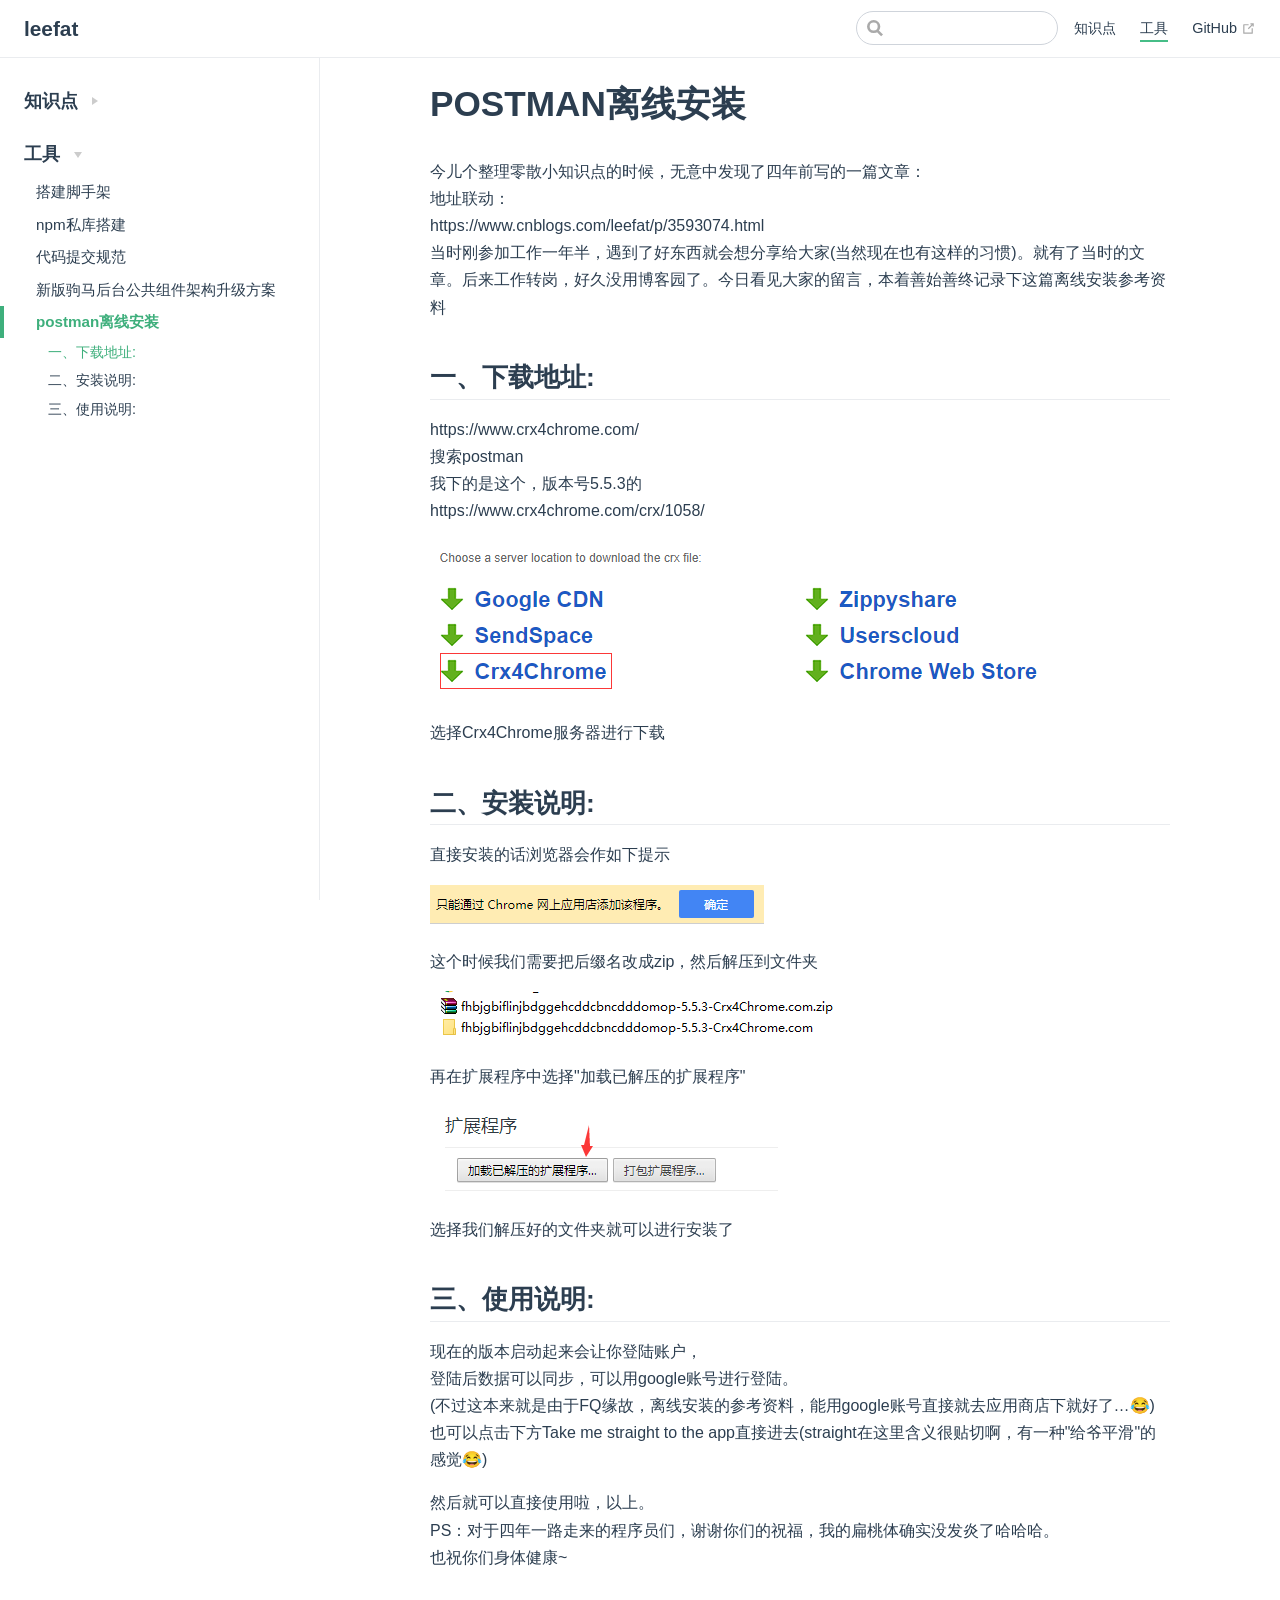
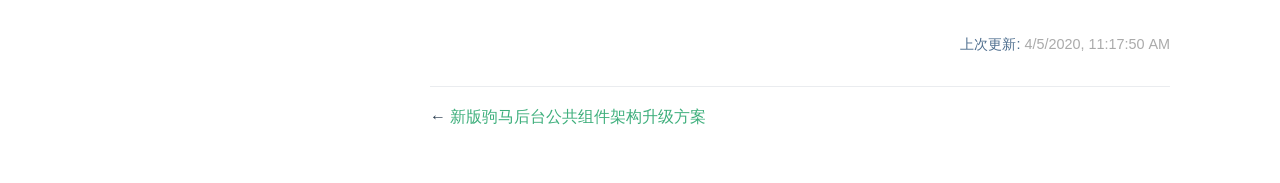
<file: tools/postman.html>
<!DOCTYPE html>
<html lang="en-US">
  <head>
    <meta charset="utf-8">
    <meta name="viewport" content="width=device-width,initial-scale=1">
    <title>POSTMAN离线安装 | leefat</title>
    <meta name="description" content="思绪集散中心">
    <meta name="generator" content="VuePress 1.4.0">
    <link rel="icon" href="/favicon.ico">
    
    <link rel="preload" href="/assets/css/0.styles.bd3b0c2c.css" as="style"><link rel="preload" href="/assets/js/app.61a1e535.js" as="script"><link rel="preload" href="/assets/js/2.067ed6be.js" as="script"><link rel="preload" href="/assets/js/3.a0d2ed9d.js" as="script"><link rel="prefetch" href="/assets/js/10.a4aeed17.js"><link rel="prefetch" href="/assets/js/11.473697c0.js"><link rel="prefetch" href="/assets/js/12.eae57d5d.js"><link rel="prefetch" href="/assets/js/13.fb34779c.js"><link rel="prefetch" href="/assets/js/14.a23273b4.js"><link rel="prefetch" href="/assets/js/15.beebe917.js"><link rel="prefetch" href="/assets/js/16.7fa9f87a.js"><link rel="prefetch" href="/assets/js/17.cdbf9a5a.js"><link rel="prefetch" href="/assets/js/18.f4fc0604.js"><link rel="prefetch" href="/assets/js/19.edd52001.js"><link rel="prefetch" href="/assets/js/4.e4752e2a.js"><link rel="prefetch" href="/assets/js/5.5a9124e9.js"><link rel="prefetch" href="/assets/js/6.fb0f6784.js"><link rel="prefetch" href="/assets/js/7.60f0056b.js"><link rel="prefetch" href="/assets/js/8.2a13ba29.js"><link rel="prefetch" href="/assets/js/9.ad69a8a3.js">
    <link rel="stylesheet" href="/assets/css/0.styles.bd3b0c2c.css">
  </head>
  <body>
    <div id="app" data-server-rendered="true"><div class="theme-container"><header class="navbar"><div class="sidebar-button"><svg xmlns="http://www.w3.org/2000/svg" aria-hidden="true" role="img" viewBox="0 0 448 512" class="icon"><path fill="currentColor" d="M436 124H12c-6.627 0-12-5.373-12-12V80c0-6.627 5.373-12 12-12h424c6.627 0 12 5.373 12 12v32c0 6.627-5.373 12-12 12zm0 160H12c-6.627 0-12-5.373-12-12v-32c0-6.627 5.373-12 12-12h424c6.627 0 12 5.373 12 12v32c0 6.627-5.373 12-12 12zm0 160H12c-6.627 0-12-5.373-12-12v-32c0-6.627 5.373-12 12-12h424c6.627 0 12 5.373 12 12v32c0 6.627-5.373 12-12 12z"></path></svg></div> <a href="/" class="home-link router-link-active"><!----> <span class="site-name">leefat</span></a> <div class="links"><div class="search-box"><input aria-label="Search" autocomplete="off" spellcheck="false" value=""> <!----></div> <nav class="nav-links can-hide"><div class="nav-item"><a href="/points/" class="nav-link">
  知识点
</a></div><div class="nav-item"><a href="/tools/" class="nav-link router-link-active">
  工具
</a></div><div class="nav-item"><a href="https://github.com/GHleefat" target="_blank" rel="noopener noreferrer" class="nav-link external">
  GitHub
  <svg xmlns="http://www.w3.org/2000/svg" aria-hidden="true" x="0px" y="0px" viewBox="0 0 100 100" width="15" height="15" class="icon outbound"><path fill="currentColor" d="M18.8,85.1h56l0,0c2.2,0,4-1.8,4-4v-32h-8v28h-48v-48h28v-8h-32l0,0c-2.2,0-4,1.8-4,4v56C14.8,83.3,16.6,85.1,18.8,85.1z"></path> <polygon fill="currentColor" points="45.7,48.7 51.3,54.3 77.2,28.5 77.2,37.2 85.2,37.2 85.2,14.9 62.8,14.9 62.8,22.9 71.5,22.9"></polygon></svg></a></div> <!----></nav></div></header> <div class="sidebar-mask"></div> <aside class="sidebar"><nav class="nav-links"><div class="nav-item"><a href="/points/" class="nav-link">
  知识点
</a></div><div class="nav-item"><a href="/tools/" class="nav-link router-link-active">
  工具
</a></div><div class="nav-item"><a href="https://github.com/GHleefat" target="_blank" rel="noopener noreferrer" class="nav-link external">
  GitHub
  <svg xmlns="http://www.w3.org/2000/svg" aria-hidden="true" x="0px" y="0px" viewBox="0 0 100 100" width="15" height="15" class="icon outbound"><path fill="currentColor" d="M18.8,85.1h56l0,0c2.2,0,4-1.8,4-4v-32h-8v28h-48v-48h28v-8h-32l0,0c-2.2,0-4,1.8-4,4v56C14.8,83.3,16.6,85.1,18.8,85.1z"></path> <polygon fill="currentColor" points="45.7,48.7 51.3,54.3 77.2,28.5 77.2,37.2 85.2,37.2 85.2,14.9 62.8,14.9 62.8,22.9 71.5,22.9"></polygon></svg></a></div> <!----></nav>  <ul class="sidebar-links"><li><section class="sidebar-group collapsable depth-0"><p class="sidebar-heading"><span>知识点</span> <span class="arrow right"></span></p> <!----></section></li><li><section class="sidebar-group collapsable depth-0"><p class="sidebar-heading open"><span>工具</span> <span class="arrow down"></span></p> <ul class="sidebar-links sidebar-group-items"><li><a href="/tools/juma-cli.html" class="sidebar-link">搭建脚手架</a></li><li><a href="/tools/npm-private-library.html" class="sidebar-link">npm私库搭建</a></li><li><a href="/tools/submit-rule.html" class="sidebar-link">代码提交规范</a></li><li><a href="/tools/new-structure.html" class="sidebar-link">新版驹马后台公共组件架构升级方案</a></li><li><a href="/tools/postman.html" class="active sidebar-link">postman离线安装</a><ul class="sidebar-sub-headers"><li class="sidebar-sub-header"><a href="/tools/postman.html#一、下载地址" class="sidebar-link">一、下载地址:</a></li><li class="sidebar-sub-header"><a href="/tools/postman.html#二、安装说明" class="sidebar-link">二、安装说明:</a></li><li class="sidebar-sub-header"><a href="/tools/postman.html#三、使用说明" class="sidebar-link">三、使用说明:</a></li></ul></li></ul></section></li></ul> </aside> <main class="page"> <div class="theme-default-content content__default"><h1 id="postman离线安装"><a href="#postman离线安装" class="header-anchor">#</a> POSTMAN离线安装</h1> <p>今儿个整理零散小知识点的时候，无意中发现了四年前写的一篇文章：<br>
地址联动：<br>
https://www.cnblogs.com/leefat/p/3593074.html<br>
当时刚参加工作一年半，遇到了好东西就会想分享给大家(当然现在也有这样的习惯)。就有了当时的文章。后来工作转岗，好久没用博客园了。今日看见大家的留言，本着善始善终记录下这篇离线安装参考资料</p> <h2 id="一、下载地址"><a href="#一、下载地址" class="header-anchor">#</a> 一、下载地址:</h2> <p>https://www.crx4chrome.com/<br>
搜索postman<br>
我下的是这个，版本号5.5.3的<br>
https://www.crx4chrome.com/crx/1058/</p> <p><img src="/assets/img/1.4fce2ebb.png" alt="clipboard.png"></p> <p>选择Crx4Chrome服务器进行下载</p> <h2 id="二、安装说明"><a href="#二、安装说明" class="header-anchor">#</a> 二、安装说明:</h2> <p>直接安装的话浏览器会作如下提示</p> <p><img src="[data-uri]" alt="clipboard.png"></p> <p>这个时候我们需要把后缀名改成zip，然后解压到文件夹</p> <p><img src="[data-uri]" alt="clipboard.png"></p> <p>再在扩展程序中选择&quot;加载已解压的扩展程序&quot;</p> <p><img src="[data-uri]" alt="clipboard.png"></p> <p>选择我们解压好的文件夹就可以进行安装了</p> <h2 id="三、使用说明"><a href="#三、使用说明" class="header-anchor">#</a> 三、使用说明:</h2> <p>现在的版本启动起来会让你登陆账户，<br>
登陆后数据可以同步，可以用google账号进行登陆。<br>
(不过这本来就是由于FQ缘故，离线安装的参考资料，能用google账号直接就去应用商店下就好了…😂)<br>
也可以点击下方Take me straight to the app直接进去(straight在这里含义很贴切啊，有一种&quot;给爷平滑&quot;的感觉😂)</p> <p>然后就可以直接使用啦，以上。<br>
PS：对于四年一路走来的程序员们，谢谢你们的祝福，我的扁桃体确实没发炎了哈哈哈。<br>
也祝你们身体健康~</p></div> <footer class="page-edit"><!----> <div class="last-updated"><span class="prefix">上次更新:</span> <span class="time">4/5/2020, 11:17:50 AM</span></div></footer> <div class="page-nav"><p class="inner"><span class="prev">
      ←
      <a href="/tools/new-structure.html" class="prev">
        新版驹马后台公共组件架构升级方案
      </a></span> <!----></p></div> </main></div><div class="global-ui"></div></div>
    <script src="/assets/js/app.61a1e535.js" defer></script><script src="/assets/js/2.067ed6be.js" defer></script><script src="/assets/js/3.a0d2ed9d.js" defer></script>
  </body>
</html>
</file>
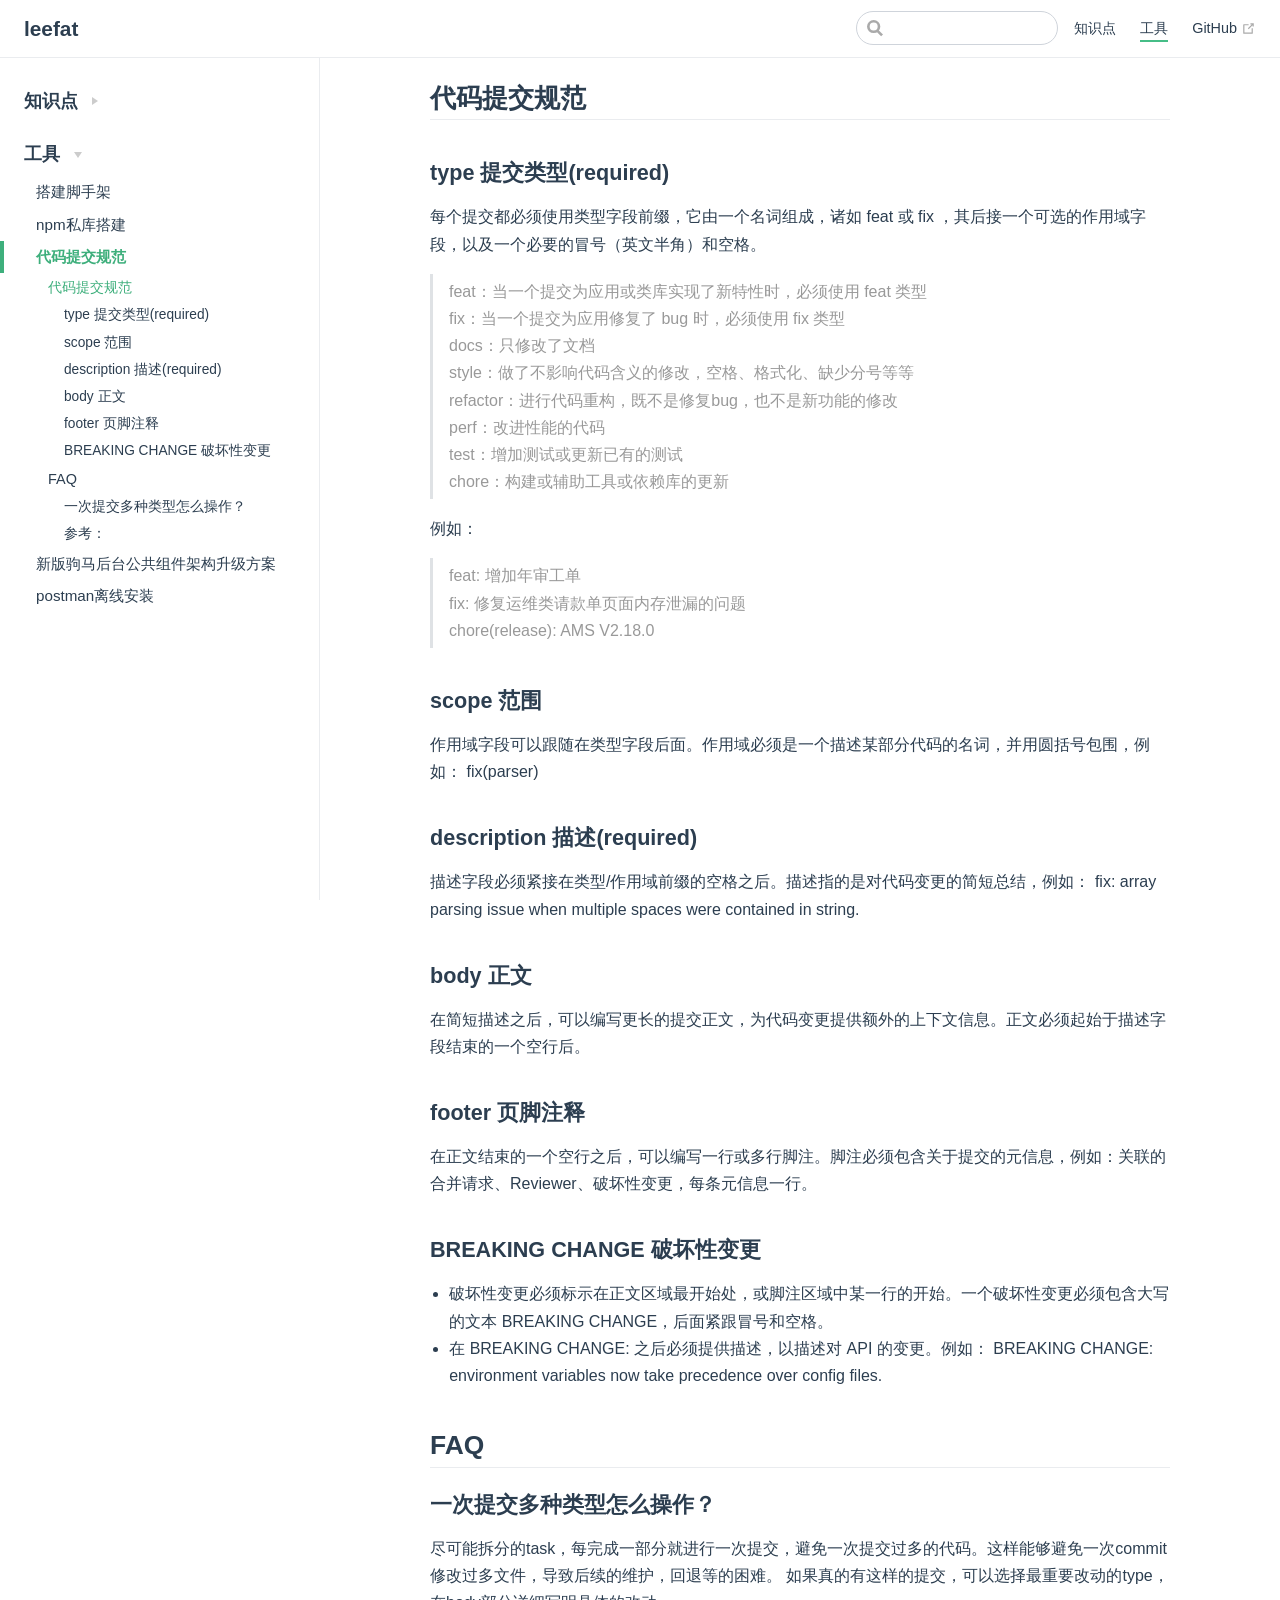
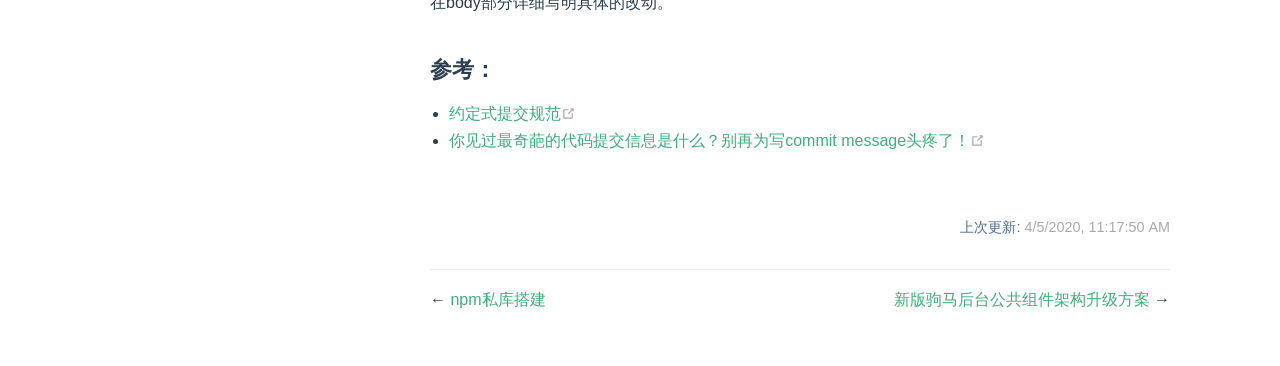
<file: tools/submit-rule.html>
<!DOCTYPE html>
<html lang="en-US">
  <head>
    <meta charset="utf-8">
    <meta name="viewport" content="width=device-width,initial-scale=1">
    <title>代码提交规范 | leefat</title>
    <meta name="description" content="思绪集散中心">
    <meta name="generator" content="VuePress 1.4.0">
    <link rel="icon" href="/favicon.ico">
    
    <link rel="preload" href="/assets/css/0.styles.bd3b0c2c.css" as="style"><link rel="preload" href="/assets/js/app.61a1e535.js" as="script"><link rel="preload" href="/assets/js/2.067ed6be.js" as="script"><link rel="preload" href="/assets/js/18.f4fc0604.js" as="script"><link rel="prefetch" href="/assets/js/10.a4aeed17.js"><link rel="prefetch" href="/assets/js/11.473697c0.js"><link rel="prefetch" href="/assets/js/12.eae57d5d.js"><link rel="prefetch" href="/assets/js/13.fb34779c.js"><link rel="prefetch" href="/assets/js/14.a23273b4.js"><link rel="prefetch" href="/assets/js/15.beebe917.js"><link rel="prefetch" href="/assets/js/16.7fa9f87a.js"><link rel="prefetch" href="/assets/js/17.cdbf9a5a.js"><link rel="prefetch" href="/assets/js/19.edd52001.js"><link rel="prefetch" href="/assets/js/3.a0d2ed9d.js"><link rel="prefetch" href="/assets/js/4.e4752e2a.js"><link rel="prefetch" href="/assets/js/5.5a9124e9.js"><link rel="prefetch" href="/assets/js/6.fb0f6784.js"><link rel="prefetch" href="/assets/js/7.60f0056b.js"><link rel="prefetch" href="/assets/js/8.2a13ba29.js"><link rel="prefetch" href="/assets/js/9.ad69a8a3.js">
    <link rel="stylesheet" href="/assets/css/0.styles.bd3b0c2c.css">
  </head>
  <body>
    <div id="app" data-server-rendered="true"><div class="theme-container"><header class="navbar"><div class="sidebar-button"><svg xmlns="http://www.w3.org/2000/svg" aria-hidden="true" role="img" viewBox="0 0 448 512" class="icon"><path fill="currentColor" d="M436 124H12c-6.627 0-12-5.373-12-12V80c0-6.627 5.373-12 12-12h424c6.627 0 12 5.373 12 12v32c0 6.627-5.373 12-12 12zm0 160H12c-6.627 0-12-5.373-12-12v-32c0-6.627 5.373-12 12-12h424c6.627 0 12 5.373 12 12v32c0 6.627-5.373 12-12 12zm0 160H12c-6.627 0-12-5.373-12-12v-32c0-6.627 5.373-12 12-12h424c6.627 0 12 5.373 12 12v32c0 6.627-5.373 12-12 12z"></path></svg></div> <a href="/" class="home-link router-link-active"><!----> <span class="site-name">leefat</span></a> <div class="links"><div class="search-box"><input aria-label="Search" autocomplete="off" spellcheck="false" value=""> <!----></div> <nav class="nav-links can-hide"><div class="nav-item"><a href="/points/" class="nav-link">
  知识点
</a></div><div class="nav-item"><a href="/tools/" class="nav-link router-link-active">
  工具
</a></div><div class="nav-item"><a href="https://github.com/GHleefat" target="_blank" rel="noopener noreferrer" class="nav-link external">
  GitHub
  <svg xmlns="http://www.w3.org/2000/svg" aria-hidden="true" x="0px" y="0px" viewBox="0 0 100 100" width="15" height="15" class="icon outbound"><path fill="currentColor" d="M18.8,85.1h56l0,0c2.2,0,4-1.8,4-4v-32h-8v28h-48v-48h28v-8h-32l0,0c-2.2,0-4,1.8-4,4v56C14.8,83.3,16.6,85.1,18.8,85.1z"></path> <polygon fill="currentColor" points="45.7,48.7 51.3,54.3 77.2,28.5 77.2,37.2 85.2,37.2 85.2,14.9 62.8,14.9 62.8,22.9 71.5,22.9"></polygon></svg></a></div> <!----></nav></div></header> <div class="sidebar-mask"></div> <aside class="sidebar"><nav class="nav-links"><div class="nav-item"><a href="/points/" class="nav-link">
  知识点
</a></div><div class="nav-item"><a href="/tools/" class="nav-link router-link-active">
  工具
</a></div><div class="nav-item"><a href="https://github.com/GHleefat" target="_blank" rel="noopener noreferrer" class="nav-link external">
  GitHub
  <svg xmlns="http://www.w3.org/2000/svg" aria-hidden="true" x="0px" y="0px" viewBox="0 0 100 100" width="15" height="15" class="icon outbound"><path fill="currentColor" d="M18.8,85.1h56l0,0c2.2,0,4-1.8,4-4v-32h-8v28h-48v-48h28v-8h-32l0,0c-2.2,0-4,1.8-4,4v56C14.8,83.3,16.6,85.1,18.8,85.1z"></path> <polygon fill="currentColor" points="45.7,48.7 51.3,54.3 77.2,28.5 77.2,37.2 85.2,37.2 85.2,14.9 62.8,14.9 62.8,22.9 71.5,22.9"></polygon></svg></a></div> <!----></nav>  <ul class="sidebar-links"><li><section class="sidebar-group collapsable depth-0"><p class="sidebar-heading"><span>知识点</span> <span class="arrow right"></span></p> <!----></section></li><li><section class="sidebar-group collapsable depth-0"><p class="sidebar-heading open"><span>工具</span> <span class="arrow down"></span></p> <ul class="sidebar-links sidebar-group-items"><li><a href="/tools/juma-cli.html" class="sidebar-link">搭建脚手架</a></li><li><a href="/tools/npm-private-library.html" class="sidebar-link">npm私库搭建</a></li><li><a href="/tools/submit-rule.html" class="active sidebar-link">代码提交规范</a><ul class="sidebar-sub-headers"><li class="sidebar-sub-header"><a href="/tools/submit-rule.html#代码提交规范" class="sidebar-link">代码提交规范</a><ul class="sidebar-sub-headers"><li class="sidebar-sub-header"><a href="/tools/submit-rule.html#type-提交类型-required" class="sidebar-link">type 提交类型(required)</a></li><li class="sidebar-sub-header"><a href="/tools/submit-rule.html#scope-范围" class="sidebar-link">scope 范围</a></li><li class="sidebar-sub-header"><a href="/tools/submit-rule.html#description-描述-required" class="sidebar-link">description 描述(required)</a></li><li class="sidebar-sub-header"><a href="/tools/submit-rule.html#body-正文" class="sidebar-link">body 正文</a></li><li class="sidebar-sub-header"><a href="/tools/submit-rule.html#footer-页脚注释" class="sidebar-link">footer 页脚注释</a></li><li class="sidebar-sub-header"><a href="/tools/submit-rule.html#breaking-change-破坏性变更" class="sidebar-link">BREAKING CHANGE 破坏性变更</a></li></ul></li><li class="sidebar-sub-header"><a href="/tools/submit-rule.html#faq" class="sidebar-link">FAQ</a><ul class="sidebar-sub-headers"><li class="sidebar-sub-header"><a href="/tools/submit-rule.html#一次提交多种类型怎么操作？" class="sidebar-link">一次提交多种类型怎么操作？</a></li><li class="sidebar-sub-header"><a href="/tools/submit-rule.html#参考：" class="sidebar-link">参考：</a></li></ul></li></ul></li><li><a href="/tools/new-structure.html" class="sidebar-link">新版驹马后台公共组件架构升级方案</a></li><li><a href="/tools/postman.html" class="sidebar-link">postman离线安装</a></li></ul></section></li></ul> </aside> <main class="page"> <div class="theme-default-content content__default"><h2 id="代码提交规范"><a href="#代码提交规范" class="header-anchor">#</a> 代码提交规范</h2> <h3 id="type-提交类型-required"><a href="#type-提交类型-required" class="header-anchor">#</a> type 提交类型(required)</h3> <p>每个提交都必须使用类型字段前缀，它由一个名词组成，诸如 feat 或 fix ，其后接一个可选的作用域字段，以及一个必要的冒号（英文半角）和空格。</p> <blockquote><p>feat：当一个提交为应用或类库实现了新特性时，必须使用 feat 类型<br>
fix：当一个提交为应用修复了 bug 时，必须使用 fix 类型<br>
docs：只修改了文档<br>
style：做了不影响代码含义的修改，空格、格式化、缺少分号等等<br>
refactor：进行代码重构，既不是修复bug，也不是新功能的修改<br>
perf：改进性能的代码<br>
test：增加测试或更新已有的测试<br>
chore：构建或辅助工具或依赖库的更新</p></blockquote> <p>例如：</p> <blockquote><p>feat: 增加年审工单<br>
fix: 修复运维类请款单页面内存泄漏的问题<br>
chore(release): AMS V2.18.0</p></blockquote> <h3 id="scope-范围"><a href="#scope-范围" class="header-anchor">#</a> scope 范围</h3> <p>作用域字段可以跟随在类型字段后面。作用域必须是一个描述某部分代码的名词，并用圆括号包围，例如： fix(parser)</p> <h3 id="description-描述-required"><a href="#description-描述-required" class="header-anchor">#</a> description 描述(required)</h3> <p>描述字段必须紧接在类型/作用域前缀的空格之后。描述指的是对代码变更的简短总结，例如： fix: array parsing issue when multiple spaces were contained in string.</p> <h3 id="body-正文"><a href="#body-正文" class="header-anchor">#</a> body 正文</h3> <p>在简短描述之后，可以编写更长的提交正文，为代码变更提供额外的上下文信息。正文必须起始于描述字段结束的一个空行后。</p> <h3 id="footer-页脚注释"><a href="#footer-页脚注释" class="header-anchor">#</a> footer 页脚注释</h3> <p>在正文结束的一个空行之后，可以编写一行或多行脚注。脚注必须包含关于提交的元信息，例如：关联的合并请求、Reviewer、破坏性变更，每条元信息一行。</p> <h3 id="breaking-change-破坏性变更"><a href="#breaking-change-破坏性变更" class="header-anchor">#</a> BREAKING CHANGE 破坏性变更</h3> <ul><li>破坏性变更必须标示在正文区域最开始处，或脚注区域中某一行的开始。一个破坏性变更必须包含大写的文本 BREAKING CHANGE，后面紧跟冒号和空格。</li> <li>在 BREAKING CHANGE: 之后必须提供描述，以描述对 API 的变更。例如： BREAKING CHANGE: environment variables now take precedence over config files.</li></ul> <h2 id="faq"><a href="#faq" class="header-anchor">#</a> FAQ</h2> <h3 id="一次提交多种类型怎么操作？"><a href="#一次提交多种类型怎么操作？" class="header-anchor">#</a> 一次提交多种类型怎么操作？</h3> <p>尽可能拆分的task，每完成一部分就进行一次提交，避免一次提交过多的代码。这样能够避免一次commit修改过多文件，导致后续的维护，回退等的困难。
如果真的有这样的提交，可以选择最重要改动的type，在body部分详细写明具体的改动。</p> <h3 id="参考："><a href="#参考：" class="header-anchor">#</a> 参考：</h3> <ul><li><a href="https://www.conventionalcommits.org/en/v1.0.0-beta.4/" target="_blank" rel="noopener noreferrer">约定式提交规范<svg xmlns="http://www.w3.org/2000/svg" aria-hidden="true" x="0px" y="0px" viewBox="0 0 100 100" width="15" height="15" class="icon outbound"><path fill="currentColor" d="M18.8,85.1h56l0,0c2.2,0,4-1.8,4-4v-32h-8v28h-48v-48h28v-8h-32l0,0c-2.2,0-4,1.8-4,4v56C14.8,83.3,16.6,85.1,18.8,85.1z"></path> <polygon fill="currentColor" points="45.7,48.7 51.3,54.3 77.2,28.5 77.2,37.2 85.2,37.2 85.2,14.9 62.8,14.9 62.8,22.9 71.5,22.9"></polygon></svg></a></li> <li><a href="https://juejin.im/post/5d887df6f265da03f04d0b83" target="_blank" rel="noopener noreferrer">你见过最奇葩的代码提交信息是什么？别再为写commit message头疼了！<svg xmlns="http://www.w3.org/2000/svg" aria-hidden="true" x="0px" y="0px" viewBox="0 0 100 100" width="15" height="15" class="icon outbound"><path fill="currentColor" d="M18.8,85.1h56l0,0c2.2,0,4-1.8,4-4v-32h-8v28h-48v-48h28v-8h-32l0,0c-2.2,0-4,1.8-4,4v56C14.8,83.3,16.6,85.1,18.8,85.1z"></path> <polygon fill="currentColor" points="45.7,48.7 51.3,54.3 77.2,28.5 77.2,37.2 85.2,37.2 85.2,14.9 62.8,14.9 62.8,22.9 71.5,22.9"></polygon></svg></a></li></ul></div> <footer class="page-edit"><!----> <div class="last-updated"><span class="prefix">上次更新:</span> <span class="time">4/5/2020, 11:17:50 AM</span></div></footer> <div class="page-nav"><p class="inner"><span class="prev">
      ←
      <a href="/tools/npm-private-library.html" class="prev">
        npm私库搭建
      </a></span> <span class="next"><a href="/tools/new-structure.html">
        新版驹马后台公共组件架构升级方案
      </a>
      →
    </span></p></div> </main></div><div class="global-ui"></div></div>
    <script src="/assets/js/app.61a1e535.js" defer></script><script src="/assets/js/2.067ed6be.js" defer></script><script src="/assets/js/18.f4fc0604.js" defer></script>
  </body>
</html>
</file>
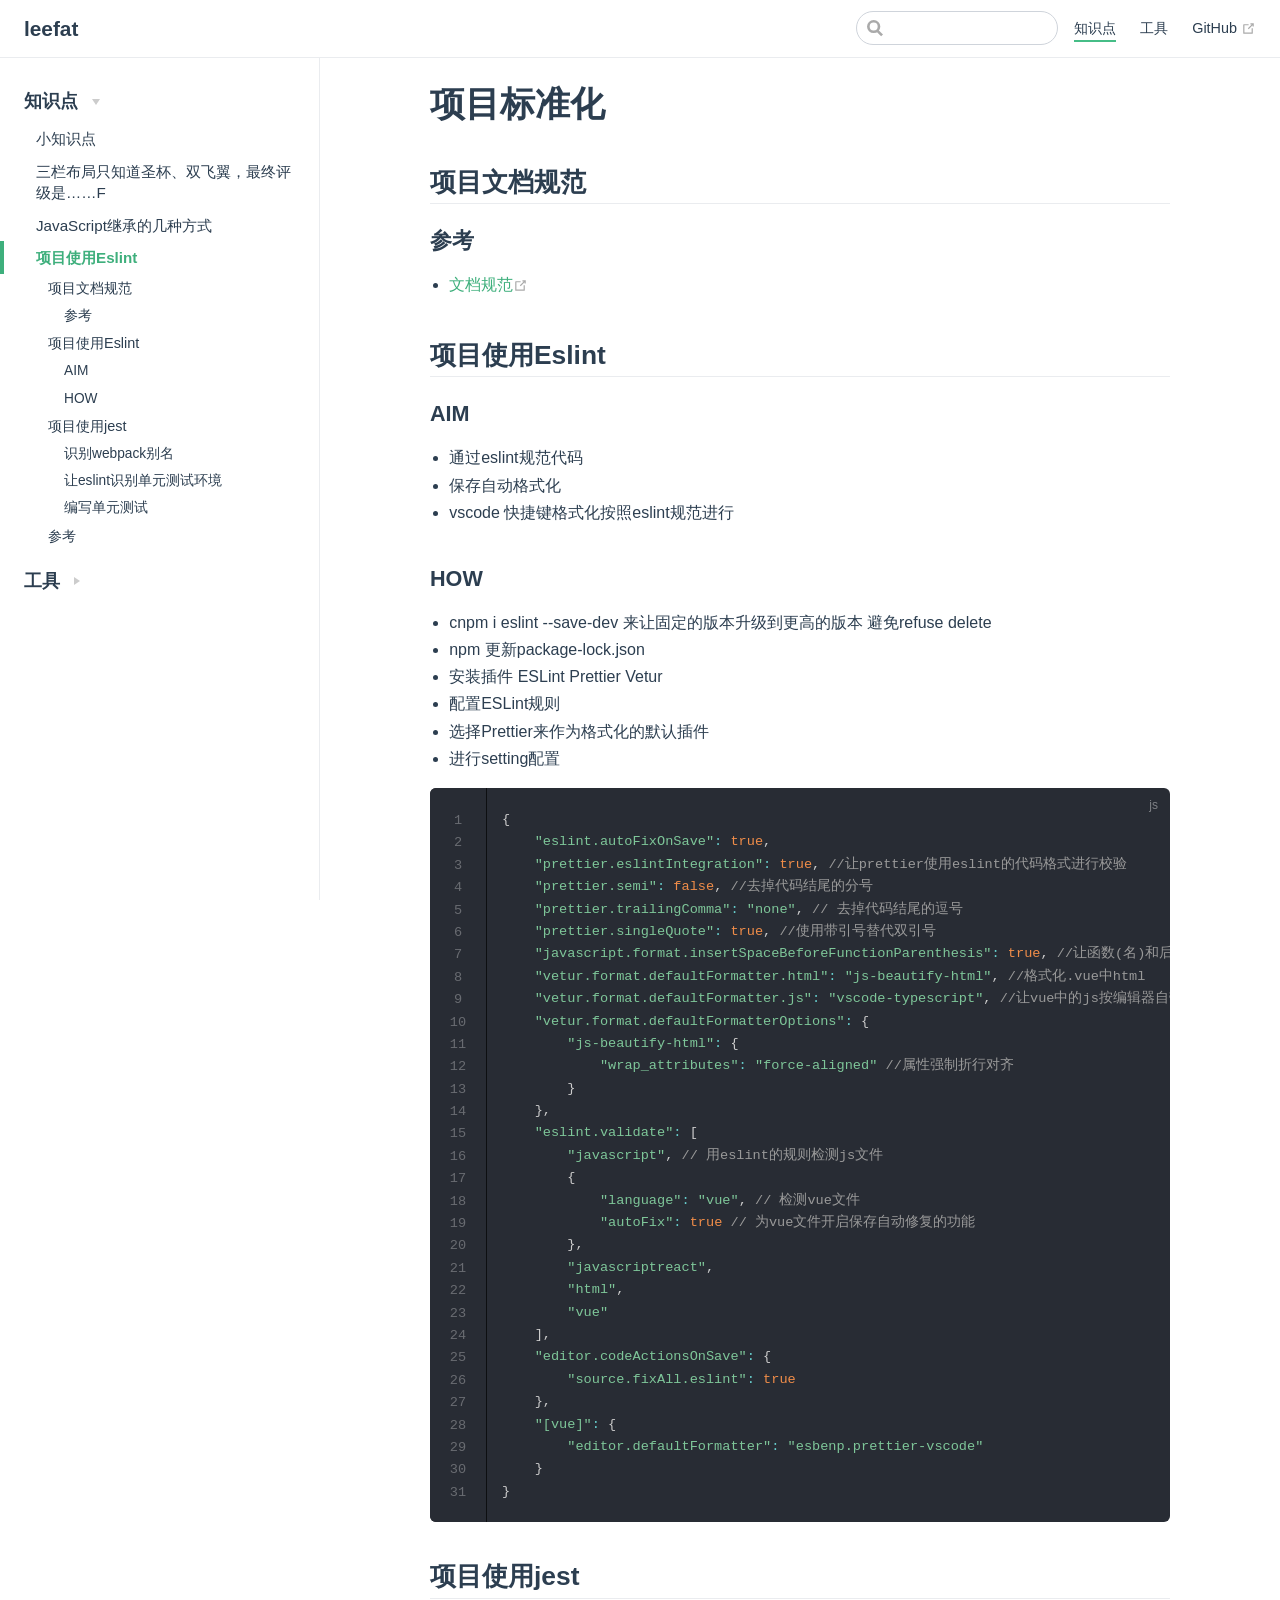
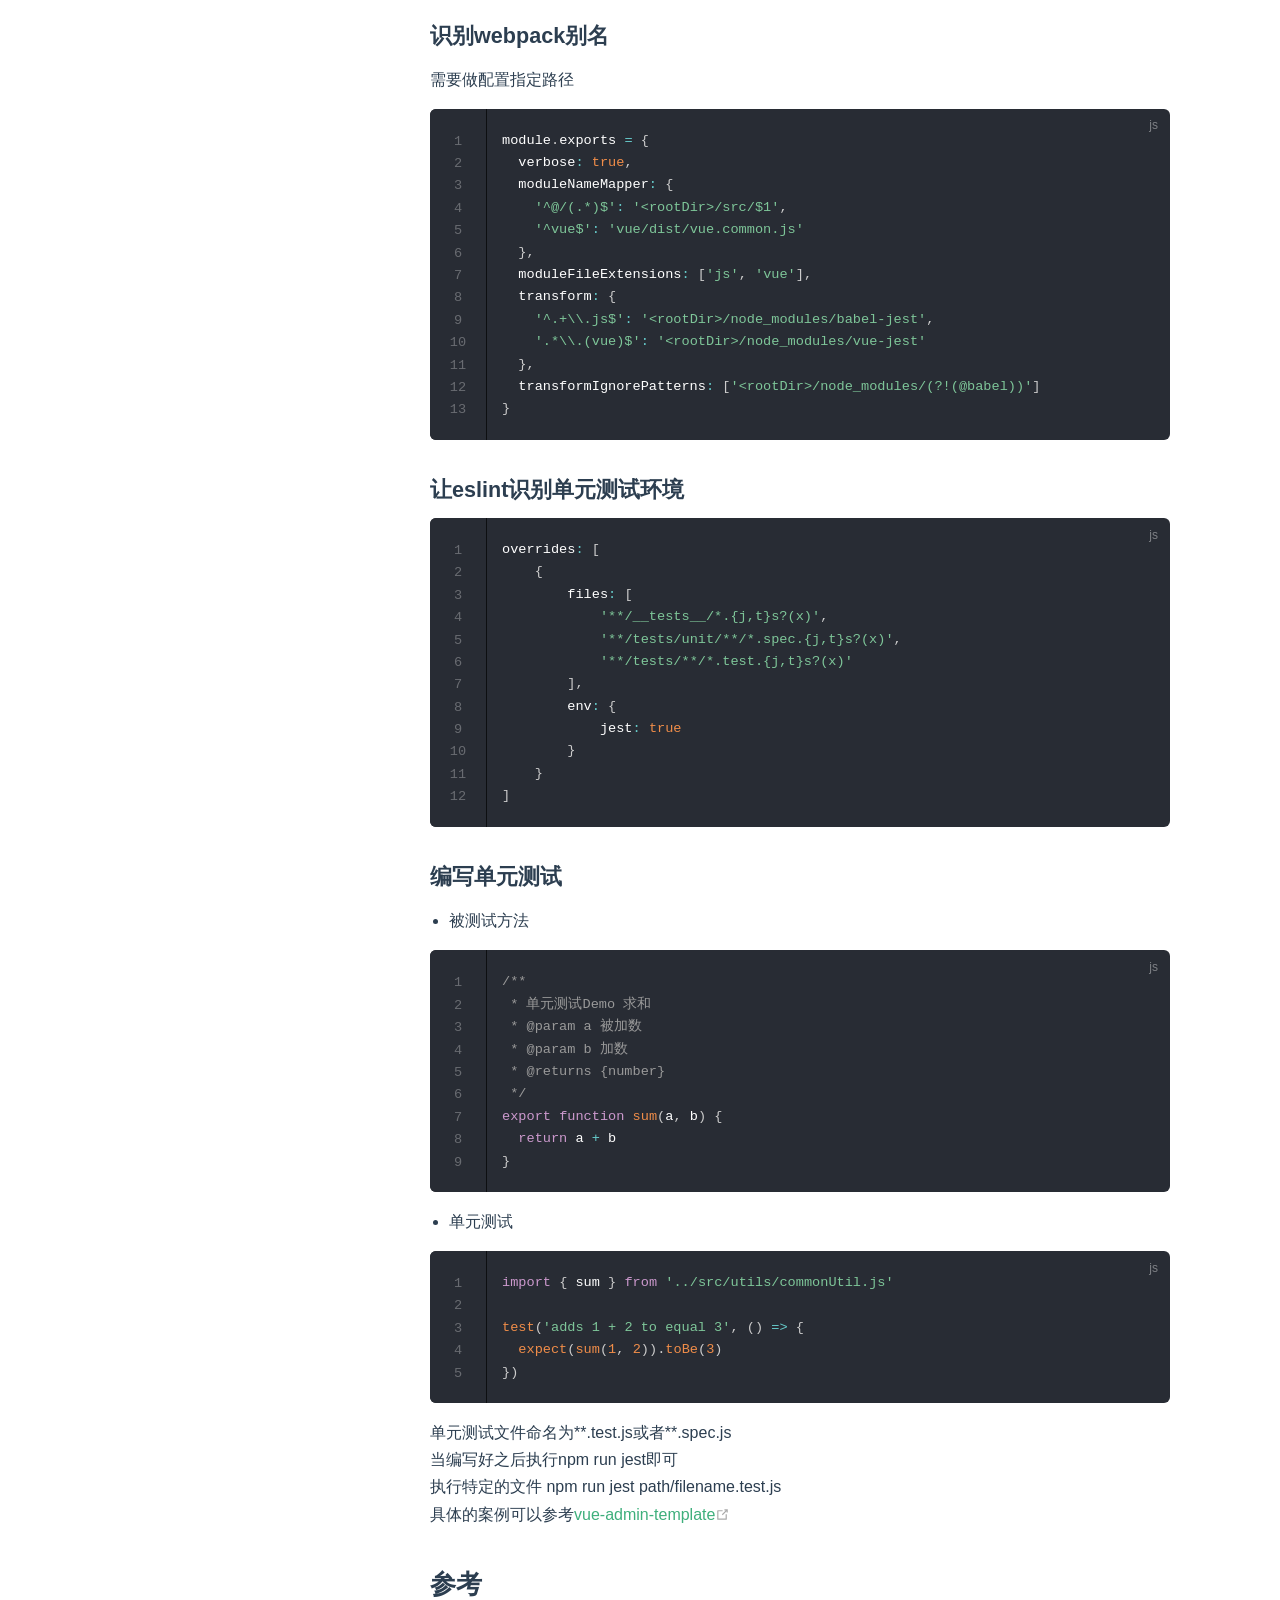
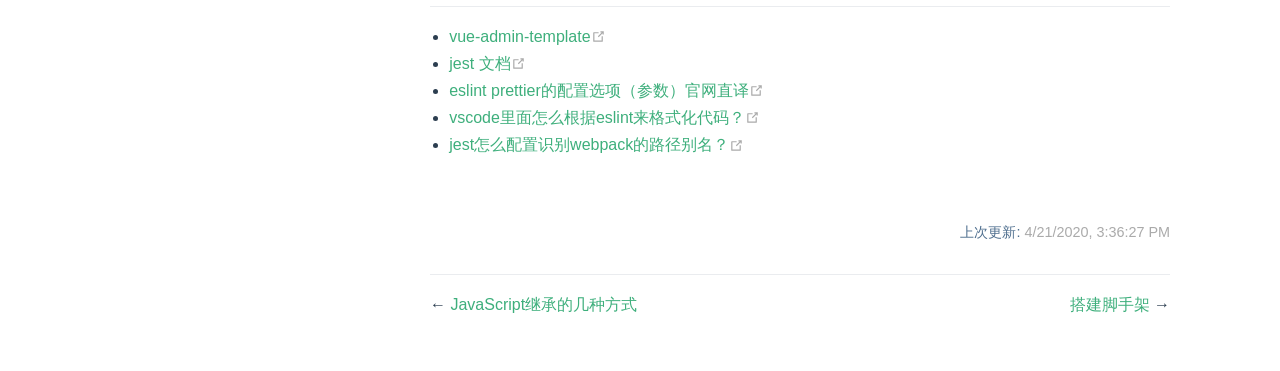
<file: points/practice/eslint.html>
<!DOCTYPE html>
<html lang="en-US">
  <head>
    <meta charset="utf-8">
    <meta name="viewport" content="width=device-width,initial-scale=1">
    <title>项目标准化 | leefat</title>
    <meta name="description" content="思绪集散中心">
    <meta name="generator" content="VuePress 1.4.0">
    <link rel="icon" href="/favicon.ico">
    
    <link rel="preload" href="/assets/css/0.styles.bd3b0c2c.css" as="style"><link rel="preload" href="/assets/js/app.61a1e535.js" as="script"><link rel="preload" href="/assets/js/2.067ed6be.js" as="script"><link rel="preload" href="/assets/js/12.eae57d5d.js" as="script"><link rel="prefetch" href="/assets/js/10.a4aeed17.js"><link rel="prefetch" href="/assets/js/11.473697c0.js"><link rel="prefetch" href="/assets/js/13.fb34779c.js"><link rel="prefetch" href="/assets/js/14.a23273b4.js"><link rel="prefetch" href="/assets/js/15.beebe917.js"><link rel="prefetch" href="/assets/js/16.7fa9f87a.js"><link rel="prefetch" href="/assets/js/17.cdbf9a5a.js"><link rel="prefetch" href="/assets/js/18.f4fc0604.js"><link rel="prefetch" href="/assets/js/19.edd52001.js"><link rel="prefetch" href="/assets/js/3.a0d2ed9d.js"><link rel="prefetch" href="/assets/js/4.e4752e2a.js"><link rel="prefetch" href="/assets/js/5.5a9124e9.js"><link rel="prefetch" href="/assets/js/6.fb0f6784.js"><link rel="prefetch" href="/assets/js/7.60f0056b.js"><link rel="prefetch" href="/assets/js/8.2a13ba29.js"><link rel="prefetch" href="/assets/js/9.ad69a8a3.js">
    <link rel="stylesheet" href="/assets/css/0.styles.bd3b0c2c.css">
  </head>
  <body>
    <div id="app" data-server-rendered="true"><div class="theme-container"><header class="navbar"><div class="sidebar-button"><svg xmlns="http://www.w3.org/2000/svg" aria-hidden="true" role="img" viewBox="0 0 448 512" class="icon"><path fill="currentColor" d="M436 124H12c-6.627 0-12-5.373-12-12V80c0-6.627 5.373-12 12-12h424c6.627 0 12 5.373 12 12v32c0 6.627-5.373 12-12 12zm0 160H12c-6.627 0-12-5.373-12-12v-32c0-6.627 5.373-12 12-12h424c6.627 0 12 5.373 12 12v32c0 6.627-5.373 12-12 12zm0 160H12c-6.627 0-12-5.373-12-12v-32c0-6.627 5.373-12 12-12h424c6.627 0 12 5.373 12 12v32c0 6.627-5.373 12-12 12z"></path></svg></div> <a href="/" class="home-link router-link-active"><!----> <span class="site-name">leefat</span></a> <div class="links"><div class="search-box"><input aria-label="Search" autocomplete="off" spellcheck="false" value=""> <!----></div> <nav class="nav-links can-hide"><div class="nav-item"><a href="/points/" class="nav-link router-link-active">
  知识点
</a></div><div class="nav-item"><a href="/tools/" class="nav-link">
  工具
</a></div><div class="nav-item"><a href="https://github.com/GHleefat" target="_blank" rel="noopener noreferrer" class="nav-link external">
  GitHub
  <svg xmlns="http://www.w3.org/2000/svg" aria-hidden="true" x="0px" y="0px" viewBox="0 0 100 100" width="15" height="15" class="icon outbound"><path fill="currentColor" d="M18.8,85.1h56l0,0c2.2,0,4-1.8,4-4v-32h-8v28h-48v-48h28v-8h-32l0,0c-2.2,0-4,1.8-4,4v56C14.8,83.3,16.6,85.1,18.8,85.1z"></path> <polygon fill="currentColor" points="45.7,48.7 51.3,54.3 77.2,28.5 77.2,37.2 85.2,37.2 85.2,14.9 62.8,14.9 62.8,22.9 71.5,22.9"></polygon></svg></a></div> <!----></nav></div></header> <div class="sidebar-mask"></div> <aside class="sidebar"><nav class="nav-links"><div class="nav-item"><a href="/points/" class="nav-link router-link-active">
  知识点
</a></div><div class="nav-item"><a href="/tools/" class="nav-link">
  工具
</a></div><div class="nav-item"><a href="https://github.com/GHleefat" target="_blank" rel="noopener noreferrer" class="nav-link external">
  GitHub
  <svg xmlns="http://www.w3.org/2000/svg" aria-hidden="true" x="0px" y="0px" viewBox="0 0 100 100" width="15" height="15" class="icon outbound"><path fill="currentColor" d="M18.8,85.1h56l0,0c2.2,0,4-1.8,4-4v-32h-8v28h-48v-48h28v-8h-32l0,0c-2.2,0-4,1.8-4,4v56C14.8,83.3,16.6,85.1,18.8,85.1z"></path> <polygon fill="currentColor" points="45.7,48.7 51.3,54.3 77.2,28.5 77.2,37.2 85.2,37.2 85.2,14.9 62.8,14.9 62.8,22.9 71.5,22.9"></polygon></svg></a></div> <!----></nav>  <ul class="sidebar-links"><li><section class="sidebar-group collapsable depth-0"><p class="sidebar-heading open"><span>知识点</span> <span class="arrow down"></span></p> <ul class="sidebar-links sidebar-group-items"><li><a href="/points/practice/small-knowledges.html" class="sidebar-link">小知识点</a></li><li><a href="/points/practice/three-column-layout.html" class="sidebar-link">三栏布局只知道圣杯、双飞翼，最终评级是……F</a></li><li><a href="/points/practice/inherit.html" class="sidebar-link">JavaScript继承的几种方式</a></li><li><a href="/points/practice/eslint.html" class="active sidebar-link">项目使用Eslint</a><ul class="sidebar-sub-headers"><li class="sidebar-sub-header"><a href="/points/practice/eslint.html#项目文档规范" class="sidebar-link">项目文档规范</a><ul class="sidebar-sub-headers"><li class="sidebar-sub-header"><a href="/points/practice/eslint.html#参考" class="sidebar-link">参考</a></li></ul></li><li class="sidebar-sub-header"><a href="/points/practice/eslint.html#项目使用eslint" class="sidebar-link">项目使用Eslint</a><ul class="sidebar-sub-headers"><li class="sidebar-sub-header"><a href="/points/practice/eslint.html#aim" class="sidebar-link">AIM</a></li><li class="sidebar-sub-header"><a href="/points/practice/eslint.html#how" class="sidebar-link">HOW</a></li></ul></li><li class="sidebar-sub-header"><a href="/points/practice/eslint.html#项目使用jest" class="sidebar-link">项目使用jest</a><ul class="sidebar-sub-headers"><li class="sidebar-sub-header"><a href="/points/practice/eslint.html#识别webpack别名" class="sidebar-link">识别webpack别名</a></li><li class="sidebar-sub-header"><a href="/points/practice/eslint.html#让eslint识别单元测试环境" class="sidebar-link">让eslint识别单元测试环境</a></li><li class="sidebar-sub-header"><a href="/points/practice/eslint.html#编写单元测试" class="sidebar-link">编写单元测试</a></li></ul></li><li class="sidebar-sub-header"><a href="/points/practice/eslint.html#参考-2" class="sidebar-link">参考</a></li></ul></li></ul></section></li><li><section class="sidebar-group collapsable depth-0"><p class="sidebar-heading"><span>工具</span> <span class="arrow right"></span></p> <!----></section></li></ul> </aside> <main class="page"> <div class="theme-default-content content__default"><h1 id="项目标准化"><a href="#项目标准化" class="header-anchor">#</a> 项目标准化</h1> <h2 id="项目文档规范"><a href="#项目文档规范" class="header-anchor">#</a> 项目文档规范</h2> <h3 id="参考"><a href="#参考" class="header-anchor">#</a> 参考</h3> <ul><li><a href="http://confluence.sf-express.com/pages/viewpage.action?pageId=63534777" target="_blank" rel="noopener noreferrer">文档规范<svg xmlns="http://www.w3.org/2000/svg" aria-hidden="true" x="0px" y="0px" viewBox="0 0 100 100" width="15" height="15" class="icon outbound"><path fill="currentColor" d="M18.8,85.1h56l0,0c2.2,0,4-1.8,4-4v-32h-8v28h-48v-48h28v-8h-32l0,0c-2.2,0-4,1.8-4,4v56C14.8,83.3,16.6,85.1,18.8,85.1z"></path> <polygon fill="currentColor" points="45.7,48.7 51.3,54.3 77.2,28.5 77.2,37.2 85.2,37.2 85.2,14.9 62.8,14.9 62.8,22.9 71.5,22.9"></polygon></svg></a></li></ul> <h2 id="项目使用eslint"><a href="#项目使用eslint" class="header-anchor">#</a> 项目使用Eslint</h2> <h3 id="aim"><a href="#aim" class="header-anchor">#</a> AIM</h3> <ul><li>通过eslint规范代码</li> <li>保存自动格式化</li> <li>vscode 快捷键格式化按照eslint规范进行</li></ul> <h3 id="how"><a href="#how" class="header-anchor">#</a> HOW</h3> <ul><li>cnpm i eslint --save-dev 来让固定的版本升级到更高的版本 避免refuse delete</li> <li>npm 更新package-lock.json</li> <li>安装插件 ESLint Prettier Vetur</li> <li>配置ESLint规则</li> <li>选择Prettier来作为格式化的默认插件</li> <li>进行setting配置</li></ul> <div class="language-javascript line-numbers-mode"><pre class="language-javascript"><code><span class="token punctuation">{</span>
    <span class="token string">&quot;eslint.autoFixOnSave&quot;</span><span class="token operator">:</span> <span class="token boolean">true</span><span class="token punctuation">,</span>
    <span class="token string">&quot;prettier.eslintIntegration&quot;</span><span class="token operator">:</span> <span class="token boolean">true</span><span class="token punctuation">,</span> <span class="token comment">//让prettier使用eslint的代码格式进行校验</span>
    <span class="token string">&quot;prettier.semi&quot;</span><span class="token operator">:</span> <span class="token boolean">false</span><span class="token punctuation">,</span> <span class="token comment">//去掉代码结尾的分号</span>
    <span class="token string">&quot;prettier.trailingComma&quot;</span><span class="token operator">:</span> <span class="token string">&quot;none&quot;</span><span class="token punctuation">,</span> <span class="token comment">// 去掉代码结尾的逗号</span>
    <span class="token string">&quot;prettier.singleQuote&quot;</span><span class="token operator">:</span> <span class="token boolean">true</span><span class="token punctuation">,</span> <span class="token comment">//使用带引号替代双引号</span>
    <span class="token string">&quot;javascript.format.insertSpaceBeforeFunctionParenthesis&quot;</span><span class="token operator">:</span> <span class="token boolean">true</span><span class="token punctuation">,</span> <span class="token comment">//让函数(名)和后面的括号之间加个空格</span>
    <span class="token string">&quot;vetur.format.defaultFormatter.html&quot;</span><span class="token operator">:</span> <span class="token string">&quot;js-beautify-html&quot;</span><span class="token punctuation">,</span> <span class="token comment">//格式化.vue中html</span>
    <span class="token string">&quot;vetur.format.defaultFormatter.js&quot;</span><span class="token operator">:</span> <span class="token string">&quot;vscode-typescript&quot;</span><span class="token punctuation">,</span> <span class="token comment">//让vue中的js按编辑器自带的ts格式进行格式化</span>
    <span class="token string">&quot;vetur.format.defaultFormatterOptions&quot;</span><span class="token operator">:</span> <span class="token punctuation">{</span>
        <span class="token string">&quot;js-beautify-html&quot;</span><span class="token operator">:</span> <span class="token punctuation">{</span>
            <span class="token string">&quot;wrap_attributes&quot;</span><span class="token operator">:</span> <span class="token string">&quot;force-aligned&quot;</span> <span class="token comment">//属性强制折行对齐</span>
        <span class="token punctuation">}</span>
    <span class="token punctuation">}</span><span class="token punctuation">,</span>
    <span class="token string">&quot;eslint.validate&quot;</span><span class="token operator">:</span> <span class="token punctuation">[</span>
        <span class="token string">&quot;javascript&quot;</span><span class="token punctuation">,</span> <span class="token comment">// 用eslint的规则检测js文件</span>
        <span class="token punctuation">{</span>
            <span class="token string">&quot;language&quot;</span><span class="token operator">:</span> <span class="token string">&quot;vue&quot;</span><span class="token punctuation">,</span> <span class="token comment">// 检测vue文件</span>
            <span class="token string">&quot;autoFix&quot;</span><span class="token operator">:</span> <span class="token boolean">true</span> <span class="token comment">// 为vue文件开启保存自动修复的功能</span>
        <span class="token punctuation">}</span><span class="token punctuation">,</span>
        <span class="token string">&quot;javascriptreact&quot;</span><span class="token punctuation">,</span>
        <span class="token string">&quot;html&quot;</span><span class="token punctuation">,</span>
        <span class="token string">&quot;vue&quot;</span>
    <span class="token punctuation">]</span><span class="token punctuation">,</span>
    <span class="token string">&quot;editor.codeActionsOnSave&quot;</span><span class="token operator">:</span> <span class="token punctuation">{</span>
        <span class="token string">&quot;source.fixAll.eslint&quot;</span><span class="token operator">:</span> <span class="token boolean">true</span>
    <span class="token punctuation">}</span><span class="token punctuation">,</span>
    <span class="token string">&quot;[vue]&quot;</span><span class="token operator">:</span> <span class="token punctuation">{</span>
        <span class="token string">&quot;editor.defaultFormatter&quot;</span><span class="token operator">:</span> <span class="token string">&quot;esbenp.prettier-vscode&quot;</span>
    <span class="token punctuation">}</span>
<span class="token punctuation">}</span>
</code></pre> <div class="line-numbers-wrapper"><span class="line-number">1</span><br><span class="line-number">2</span><br><span class="line-number">3</span><br><span class="line-number">4</span><br><span class="line-number">5</span><br><span class="line-number">6</span><br><span class="line-number">7</span><br><span class="line-number">8</span><br><span class="line-number">9</span><br><span class="line-number">10</span><br><span class="line-number">11</span><br><span class="line-number">12</span><br><span class="line-number">13</span><br><span class="line-number">14</span><br><span class="line-number">15</span><br><span class="line-number">16</span><br><span class="line-number">17</span><br><span class="line-number">18</span><br><span class="line-number">19</span><br><span class="line-number">20</span><br><span class="line-number">21</span><br><span class="line-number">22</span><br><span class="line-number">23</span><br><span class="line-number">24</span><br><span class="line-number">25</span><br><span class="line-number">26</span><br><span class="line-number">27</span><br><span class="line-number">28</span><br><span class="line-number">29</span><br><span class="line-number">30</span><br><span class="line-number">31</span><br></div></div><h2 id="项目使用jest"><a href="#项目使用jest" class="header-anchor">#</a> 项目使用jest</h2> <h3 id="识别webpack别名"><a href="#识别webpack别名" class="header-anchor">#</a> 识别webpack别名</h3> <p>需要做配置指定路径</p> <div class="language-javascript line-numbers-mode"><pre class="language-javascript"><code>module<span class="token punctuation">.</span>exports <span class="token operator">=</span> <span class="token punctuation">{</span>
  verbose<span class="token operator">:</span> <span class="token boolean">true</span><span class="token punctuation">,</span>
  moduleNameMapper<span class="token operator">:</span> <span class="token punctuation">{</span>
    <span class="token string">'^@/(.*)$'</span><span class="token operator">:</span> <span class="token string">'&lt;rootDir&gt;/src/$1'</span><span class="token punctuation">,</span>
    <span class="token string">'^vue$'</span><span class="token operator">:</span> <span class="token string">'vue/dist/vue.common.js'</span>
  <span class="token punctuation">}</span><span class="token punctuation">,</span>
  moduleFileExtensions<span class="token operator">:</span> <span class="token punctuation">[</span><span class="token string">'js'</span><span class="token punctuation">,</span> <span class="token string">'vue'</span><span class="token punctuation">]</span><span class="token punctuation">,</span>
  transform<span class="token operator">:</span> <span class="token punctuation">{</span>
    <span class="token string">'^.+\\.js$'</span><span class="token operator">:</span> <span class="token string">'&lt;rootDir&gt;/node_modules/babel-jest'</span><span class="token punctuation">,</span>
    <span class="token string">'.*\\.(vue)$'</span><span class="token operator">:</span> <span class="token string">'&lt;rootDir&gt;/node_modules/vue-jest'</span>
  <span class="token punctuation">}</span><span class="token punctuation">,</span>
  transformIgnorePatterns<span class="token operator">:</span> <span class="token punctuation">[</span><span class="token string">'&lt;rootDir&gt;/node_modules/(?!(@babel))'</span><span class="token punctuation">]</span>
<span class="token punctuation">}</span>
</code></pre> <div class="line-numbers-wrapper"><span class="line-number">1</span><br><span class="line-number">2</span><br><span class="line-number">3</span><br><span class="line-number">4</span><br><span class="line-number">5</span><br><span class="line-number">6</span><br><span class="line-number">7</span><br><span class="line-number">8</span><br><span class="line-number">9</span><br><span class="line-number">10</span><br><span class="line-number">11</span><br><span class="line-number">12</span><br><span class="line-number">13</span><br></div></div><h3 id="让eslint识别单元测试环境"><a href="#让eslint识别单元测试环境" class="header-anchor">#</a> 让eslint识别单元测试环境</h3> <div class="language-js line-numbers-mode"><pre class="language-js"><code>overrides<span class="token operator">:</span> <span class="token punctuation">[</span>
    <span class="token punctuation">{</span>
        files<span class="token operator">:</span> <span class="token punctuation">[</span>
            <span class="token string">'**/__tests__/*.{j,t}s?(x)'</span><span class="token punctuation">,</span>
            <span class="token string">'**/tests/unit/**/*.spec.{j,t}s?(x)'</span><span class="token punctuation">,</span>
            <span class="token string">'**/tests/**/*.test.{j,t}s?(x)'</span>
        <span class="token punctuation">]</span><span class="token punctuation">,</span>
        env<span class="token operator">:</span> <span class="token punctuation">{</span>
            jest<span class="token operator">:</span> <span class="token boolean">true</span>
        <span class="token punctuation">}</span>
    <span class="token punctuation">}</span>
<span class="token punctuation">]</span>
</code></pre> <div class="line-numbers-wrapper"><span class="line-number">1</span><br><span class="line-number">2</span><br><span class="line-number">3</span><br><span class="line-number">4</span><br><span class="line-number">5</span><br><span class="line-number">6</span><br><span class="line-number">7</span><br><span class="line-number">8</span><br><span class="line-number">9</span><br><span class="line-number">10</span><br><span class="line-number">11</span><br><span class="line-number">12</span><br></div></div><h3 id="编写单元测试"><a href="#编写单元测试" class="header-anchor">#</a> 编写单元测试</h3> <ul><li>被测试方法</li></ul> <div class="language-javascript line-numbers-mode"><pre class="language-javascript"><code><span class="token comment">/**
 * 单元测试Demo 求和
 * @param a 被加数
 * @param b 加数
 * @returns {number}
 */</span>
<span class="token keyword">export</span> <span class="token keyword">function</span> <span class="token function">sum</span><span class="token punctuation">(</span><span class="token parameter">a<span class="token punctuation">,</span> b</span><span class="token punctuation">)</span> <span class="token punctuation">{</span>
  <span class="token keyword">return</span> a <span class="token operator">+</span> b
<span class="token punctuation">}</span>
</code></pre> <div class="line-numbers-wrapper"><span class="line-number">1</span><br><span class="line-number">2</span><br><span class="line-number">3</span><br><span class="line-number">4</span><br><span class="line-number">5</span><br><span class="line-number">6</span><br><span class="line-number">7</span><br><span class="line-number">8</span><br><span class="line-number">9</span><br></div></div><ul><li>单元测试</li></ul> <div class="language-javascript line-numbers-mode"><pre class="language-javascript"><code><span class="token keyword">import</span> <span class="token punctuation">{</span> sum <span class="token punctuation">}</span> <span class="token keyword">from</span> <span class="token string">'../src/utils/commonUtil.js'</span>

<span class="token function">test</span><span class="token punctuation">(</span><span class="token string">'adds 1 + 2 to equal 3'</span><span class="token punctuation">,</span> <span class="token punctuation">(</span><span class="token punctuation">)</span> <span class="token operator">=&gt;</span> <span class="token punctuation">{</span>
  <span class="token function">expect</span><span class="token punctuation">(</span><span class="token function">sum</span><span class="token punctuation">(</span><span class="token number">1</span><span class="token punctuation">,</span> <span class="token number">2</span><span class="token punctuation">)</span><span class="token punctuation">)</span><span class="token punctuation">.</span><span class="token function">toBe</span><span class="token punctuation">(</span><span class="token number">3</span><span class="token punctuation">)</span>
<span class="token punctuation">}</span><span class="token punctuation">)</span>
</code></pre> <div class="line-numbers-wrapper"><span class="line-number">1</span><br><span class="line-number">2</span><br><span class="line-number">3</span><br><span class="line-number">4</span><br><span class="line-number">5</span><br></div></div><p>单元测试文件命名为**.test.js或者**.spec.js<br>
当编写好之后执行npm run jest即可<br>
执行特定的文件 npm run jest path/filename.test.js<br>
具体的案例可以参考<a href="https://github.com/PanJiaChen/vue-admin-template/tree/master/tests/unit" target="_blank" rel="noopener noreferrer">vue-admin-template<svg xmlns="http://www.w3.org/2000/svg" aria-hidden="true" x="0px" y="0px" viewBox="0 0 100 100" width="15" height="15" class="icon outbound"><path fill="currentColor" d="M18.8,85.1h56l0,0c2.2,0,4-1.8,4-4v-32h-8v28h-48v-48h28v-8h-32l0,0c-2.2,0-4,1.8-4,4v56C14.8,83.3,16.6,85.1,18.8,85.1z"></path> <polygon fill="currentColor" points="45.7,48.7 51.3,54.3 77.2,28.5 77.2,37.2 85.2,37.2 85.2,14.9 62.8,14.9 62.8,22.9 71.5,22.9"></polygon></svg></a></p> <h2 id="参考-2"><a href="#参考-2" class="header-anchor">#</a> 参考</h2> <ul><li><a href="https://github.com/PanJiaChen/vue-admin-template/tree/master/tests/unit" target="_blank" rel="noopener noreferrer">vue-admin-template<svg xmlns="http://www.w3.org/2000/svg" aria-hidden="true" x="0px" y="0px" viewBox="0 0 100 100" width="15" height="15" class="icon outbound"><path fill="currentColor" d="M18.8,85.1h56l0,0c2.2,0,4-1.8,4-4v-32h-8v28h-48v-48h28v-8h-32l0,0c-2.2,0-4,1.8-4,4v56C14.8,83.3,16.6,85.1,18.8,85.1z"></path> <polygon fill="currentColor" points="45.7,48.7 51.3,54.3 77.2,28.5 77.2,37.2 85.2,37.2 85.2,14.9 62.8,14.9 62.8,22.9 71.5,22.9"></polygon></svg></a></li> <li><a href="https://jestjs.io/docs/zh-Hans/getting-started" target="_blank" rel="noopener noreferrer">jest 文档<svg xmlns="http://www.w3.org/2000/svg" aria-hidden="true" x="0px" y="0px" viewBox="0 0 100 100" width="15" height="15" class="icon outbound"><path fill="currentColor" d="M18.8,85.1h56l0,0c2.2,0,4-1.8,4-4v-32h-8v28h-48v-48h28v-8h-32l0,0c-2.2,0-4,1.8-4,4v56C14.8,83.3,16.6,85.1,18.8,85.1z"></path> <polygon fill="currentColor" points="45.7,48.7 51.3,54.3 77.2,28.5 77.2,37.2 85.2,37.2 85.2,14.9 62.8,14.9 62.8,22.9 71.5,22.9"></polygon></svg></a></li> <li><a href="https://segmentfault.com/a/1190000012909159" target="_blank" rel="noopener noreferrer">eslint prettier的配置选项（参数）官网直译<svg xmlns="http://www.w3.org/2000/svg" aria-hidden="true" x="0px" y="0px" viewBox="0 0 100 100" width="15" height="15" class="icon outbound"><path fill="currentColor" d="M18.8,85.1h56l0,0c2.2,0,4-1.8,4-4v-32h-8v28h-48v-48h28v-8h-32l0,0c-2.2,0-4,1.8-4,4v56C14.8,83.3,16.6,85.1,18.8,85.1z"></path> <polygon fill="currentColor" points="45.7,48.7 51.3,54.3 77.2,28.5 77.2,37.2 85.2,37.2 85.2,14.9 62.8,14.9 62.8,22.9 71.5,22.9"></polygon></svg></a></li> <li><a href="https://www.zhihu.com/question/52777843" target="_blank" rel="noopener noreferrer">vscode里面怎么根据eslint来格式化代码？<svg xmlns="http://www.w3.org/2000/svg" aria-hidden="true" x="0px" y="0px" viewBox="0 0 100 100" width="15" height="15" class="icon outbound"><path fill="currentColor" d="M18.8,85.1h56l0,0c2.2,0,4-1.8,4-4v-32h-8v28h-48v-48h28v-8h-32l0,0c-2.2,0-4,1.8-4,4v56C14.8,83.3,16.6,85.1,18.8,85.1z"></path> <polygon fill="currentColor" points="45.7,48.7 51.3,54.3 77.2,28.5 77.2,37.2 85.2,37.2 85.2,14.9 62.8,14.9 62.8,22.9 71.5,22.9"></polygon></svg></a></li> <li><a href="https://segmentfault.com/q/1010000019166422" target="_blank" rel="noopener noreferrer">jest怎么配置识别webpack的路径别名？<svg xmlns="http://www.w3.org/2000/svg" aria-hidden="true" x="0px" y="0px" viewBox="0 0 100 100" width="15" height="15" class="icon outbound"><path fill="currentColor" d="M18.8,85.1h56l0,0c2.2,0,4-1.8,4-4v-32h-8v28h-48v-48h28v-8h-32l0,0c-2.2,0-4,1.8-4,4v56C14.8,83.3,16.6,85.1,18.8,85.1z"></path> <polygon fill="currentColor" points="45.7,48.7 51.3,54.3 77.2,28.5 77.2,37.2 85.2,37.2 85.2,14.9 62.8,14.9 62.8,22.9 71.5,22.9"></polygon></svg></a></li></ul></div> <footer class="page-edit"><!----> <div class="last-updated"><span class="prefix">上次更新:</span> <span class="time">4/21/2020, 3:36:27 PM</span></div></footer> <div class="page-nav"><p class="inner"><span class="prev">
      ←
      <a href="/points/practice/inherit.html" class="prev">
        JavaScript继承的几种方式
      </a></span> <span class="next"><a href="/tools/juma-cli.html">
        搭建脚手架
      </a>
      →
    </span></p></div> </main></div><div class="global-ui"></div></div>
    <script src="/assets/js/app.61a1e535.js" defer></script><script src="/assets/js/2.067ed6be.js" defer></script><script src="/assets/js/12.eae57d5d.js" defer></script>
  </body>
</html>
</file>
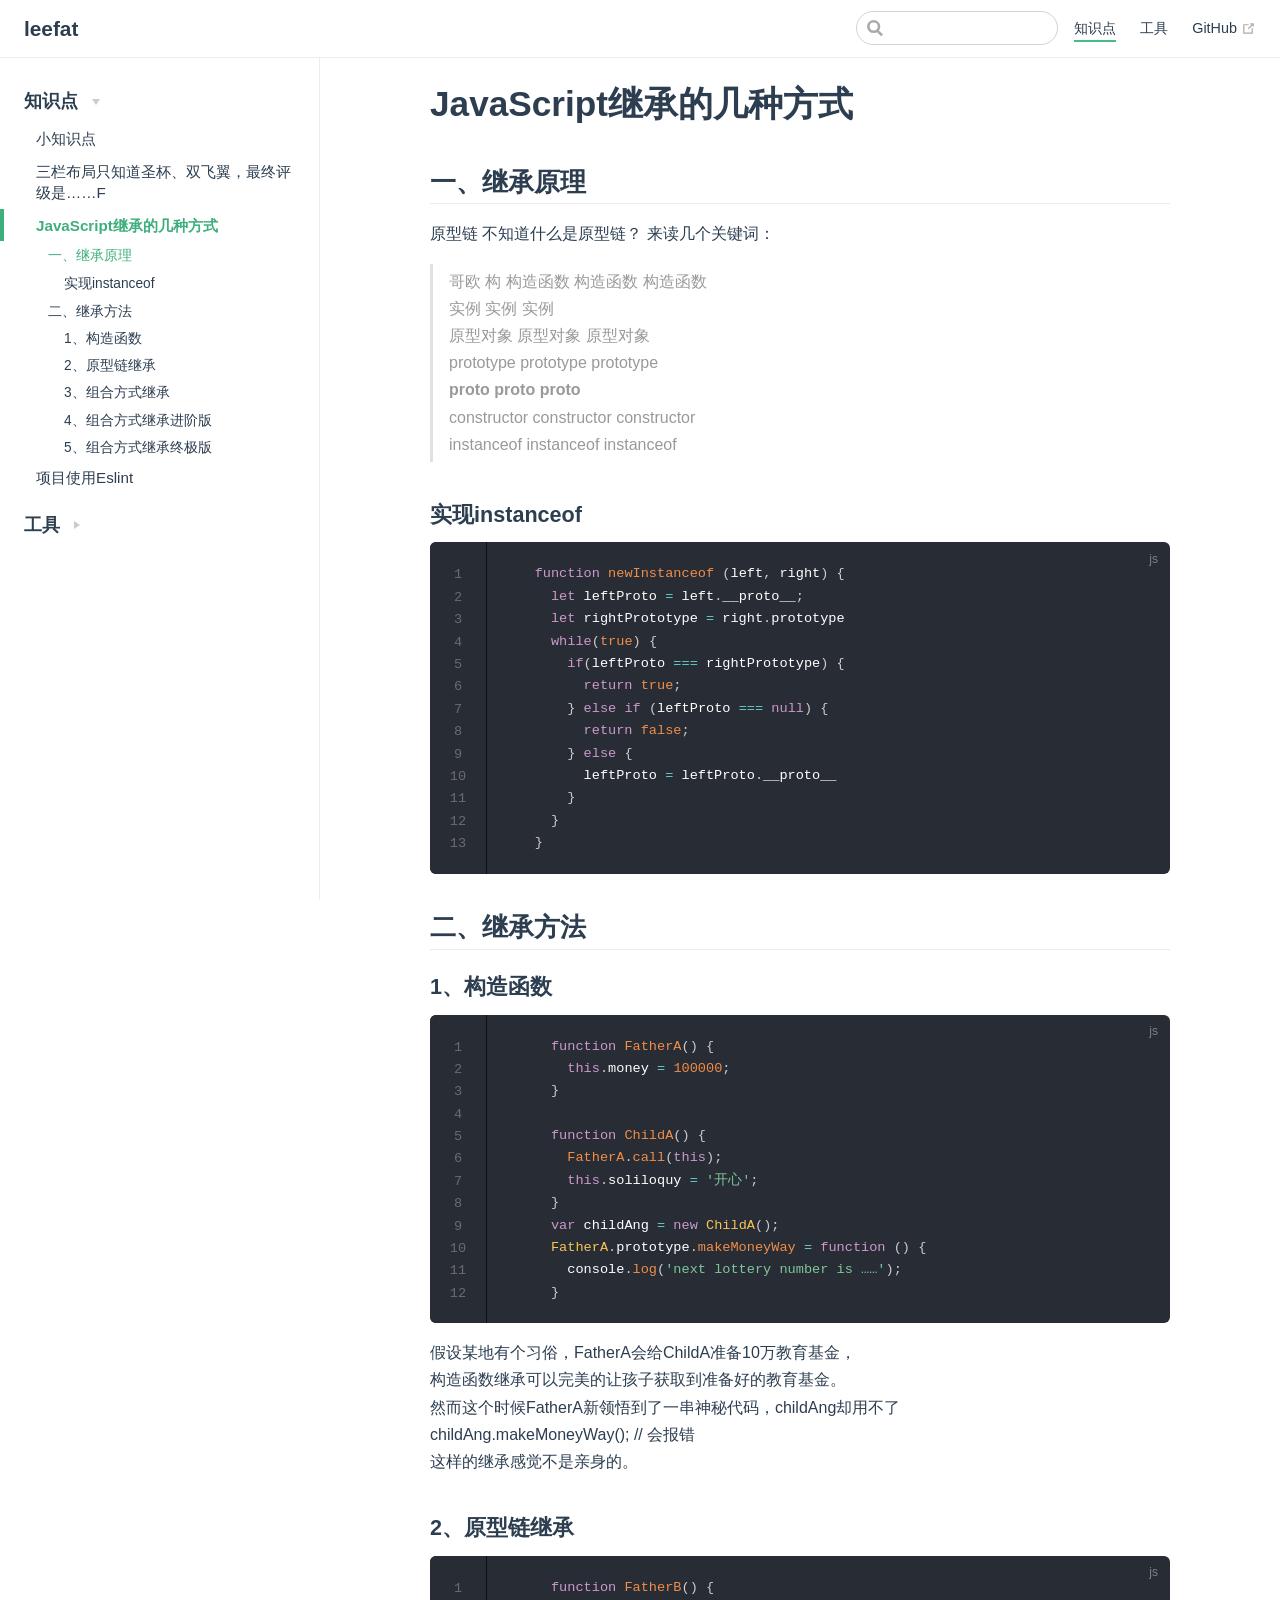
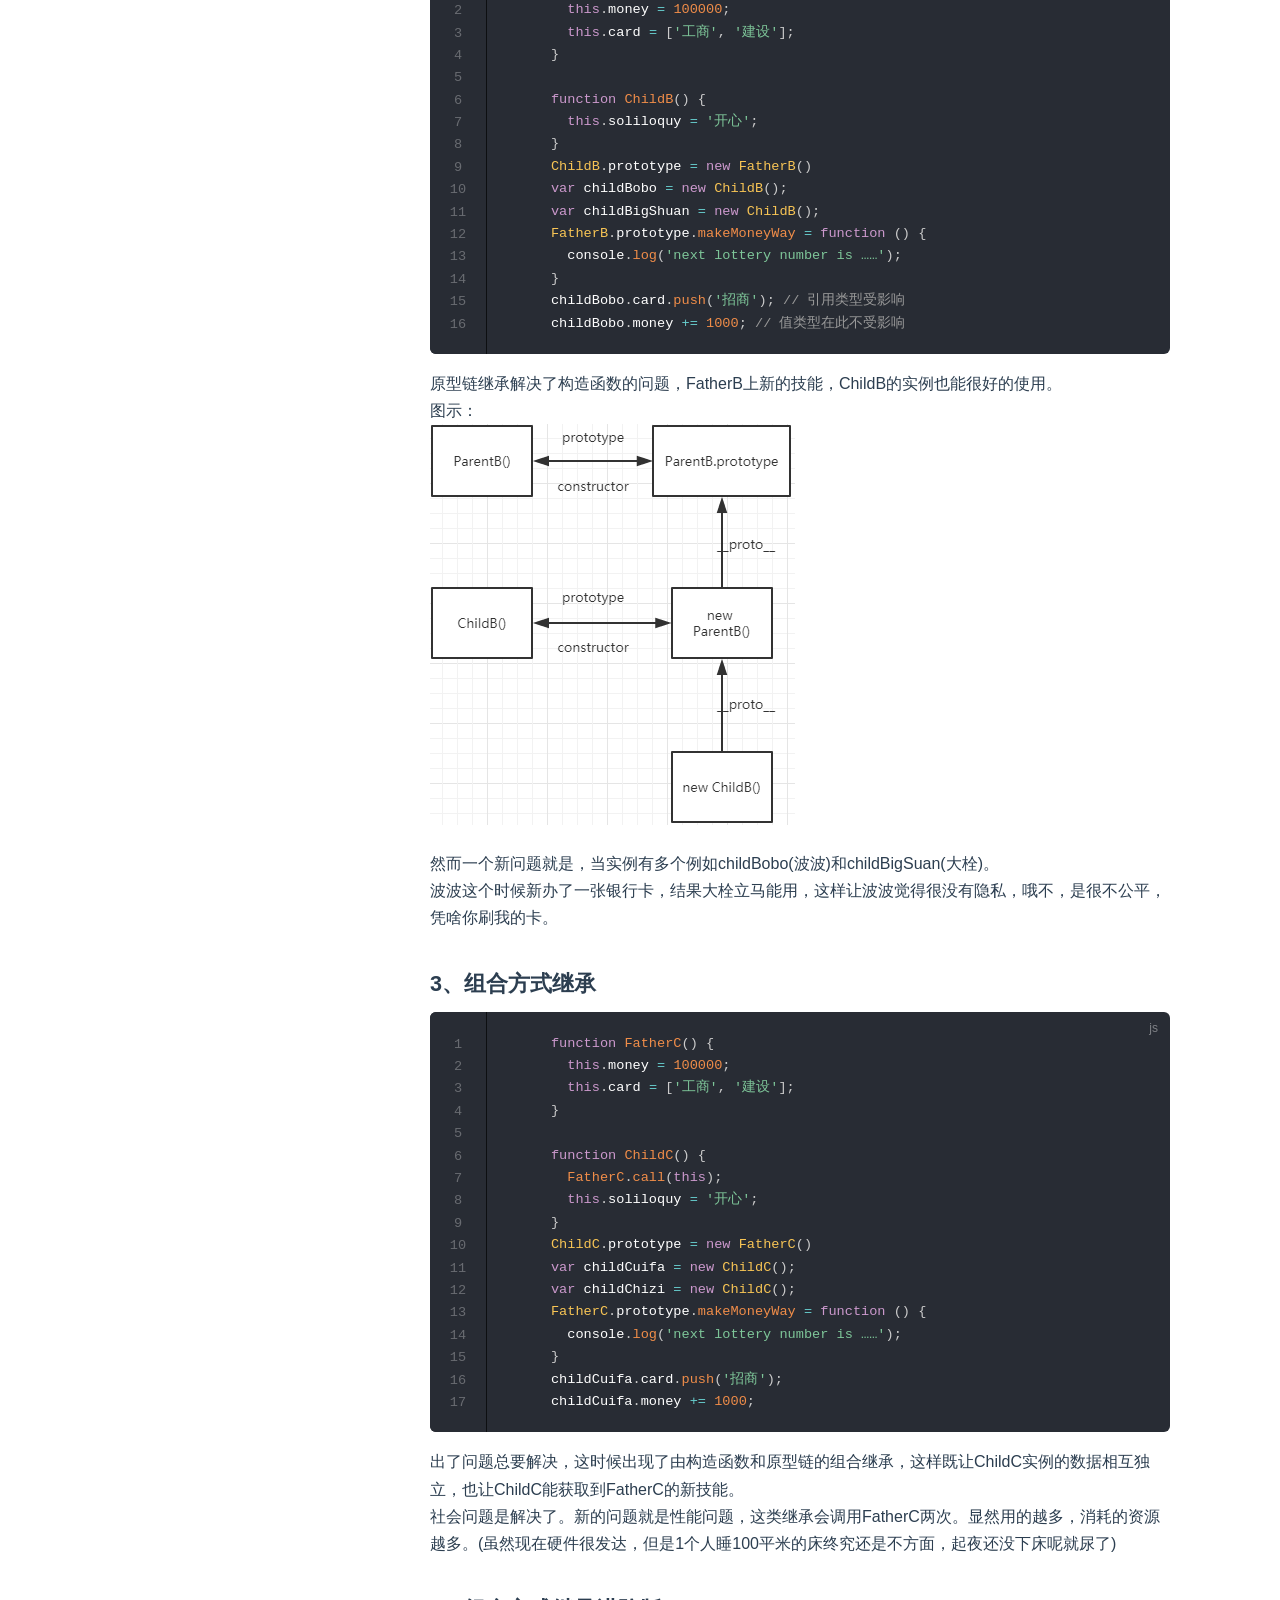
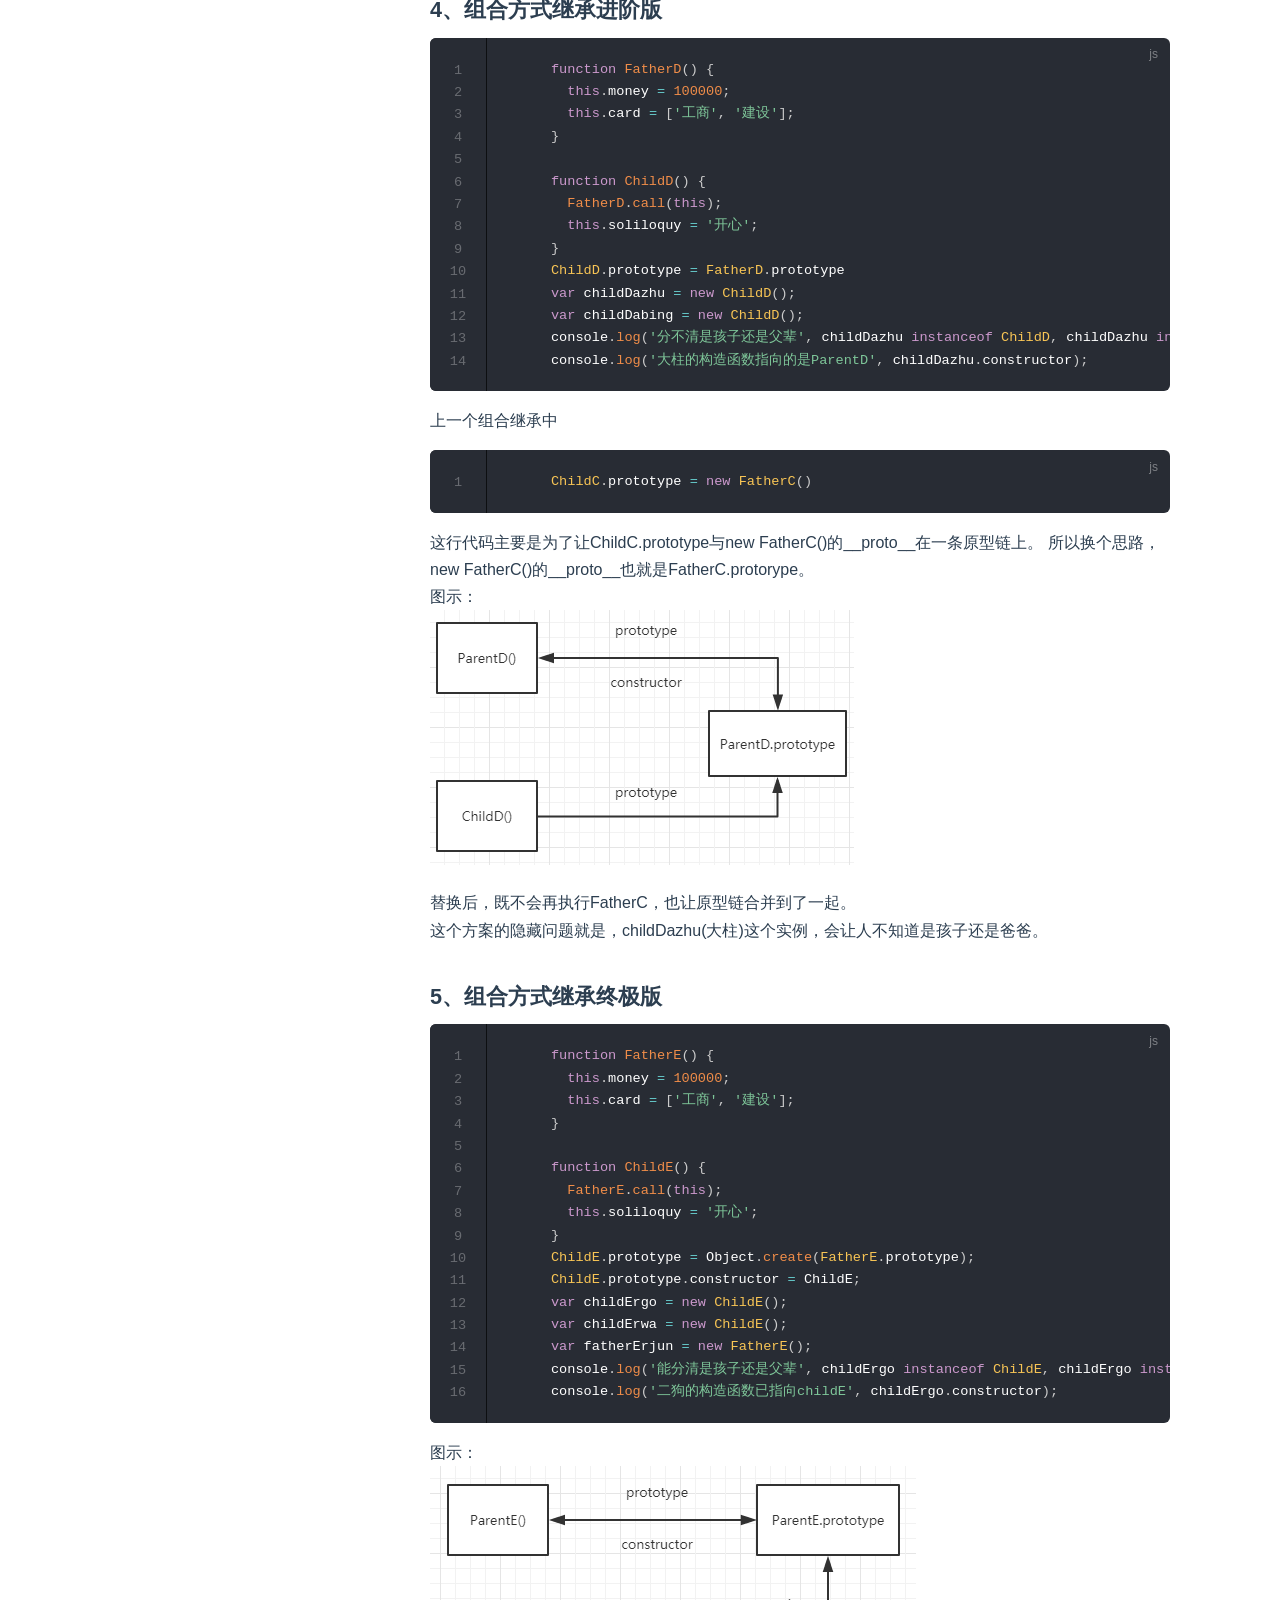
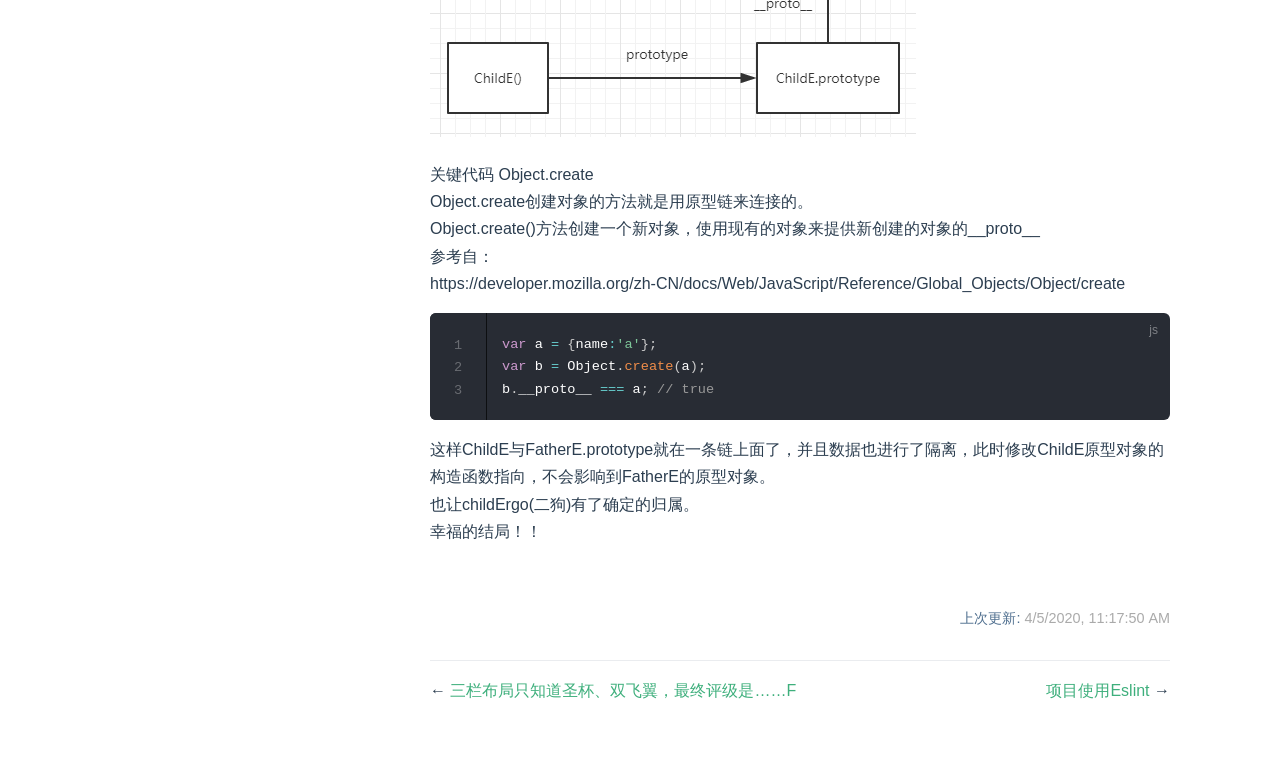
<file: points/practice/inherit.html>
<!DOCTYPE html>
<html lang="en-US">
  <head>
    <meta charset="utf-8">
    <meta name="viewport" content="width=device-width,initial-scale=1">
    <title>JavaScript继承的几种方式 | leefat</title>
    <meta name="description" content="思绪集散中心">
    <meta name="generator" content="VuePress 1.4.0">
    <link rel="icon" href="/favicon.ico">
    
    <link rel="preload" href="/assets/css/0.styles.bd3b0c2c.css" as="style"><link rel="preload" href="/assets/js/app.61a1e535.js" as="script"><link rel="preload" href="/assets/js/2.067ed6be.js" as="script"><link rel="preload" href="/assets/js/4.e4752e2a.js" as="script"><link rel="prefetch" href="/assets/js/10.a4aeed17.js"><link rel="prefetch" href="/assets/js/11.473697c0.js"><link rel="prefetch" href="/assets/js/12.eae57d5d.js"><link rel="prefetch" href="/assets/js/13.fb34779c.js"><link rel="prefetch" href="/assets/js/14.a23273b4.js"><link rel="prefetch" href="/assets/js/15.beebe917.js"><link rel="prefetch" href="/assets/js/16.7fa9f87a.js"><link rel="prefetch" href="/assets/js/17.cdbf9a5a.js"><link rel="prefetch" href="/assets/js/18.f4fc0604.js"><link rel="prefetch" href="/assets/js/19.edd52001.js"><link rel="prefetch" href="/assets/js/3.a0d2ed9d.js"><link rel="prefetch" href="/assets/js/5.5a9124e9.js"><link rel="prefetch" href="/assets/js/6.fb0f6784.js"><link rel="prefetch" href="/assets/js/7.60f0056b.js"><link rel="prefetch" href="/assets/js/8.2a13ba29.js"><link rel="prefetch" href="/assets/js/9.ad69a8a3.js">
    <link rel="stylesheet" href="/assets/css/0.styles.bd3b0c2c.css">
  </head>
  <body>
    <div id="app" data-server-rendered="true"><div class="theme-container"><header class="navbar"><div class="sidebar-button"><svg xmlns="http://www.w3.org/2000/svg" aria-hidden="true" role="img" viewBox="0 0 448 512" class="icon"><path fill="currentColor" d="M436 124H12c-6.627 0-12-5.373-12-12V80c0-6.627 5.373-12 12-12h424c6.627 0 12 5.373 12 12v32c0 6.627-5.373 12-12 12zm0 160H12c-6.627 0-12-5.373-12-12v-32c0-6.627 5.373-12 12-12h424c6.627 0 12 5.373 12 12v32c0 6.627-5.373 12-12 12zm0 160H12c-6.627 0-12-5.373-12-12v-32c0-6.627 5.373-12 12-12h424c6.627 0 12 5.373 12 12v32c0 6.627-5.373 12-12 12z"></path></svg></div> <a href="/" class="home-link router-link-active"><!----> <span class="site-name">leefat</span></a> <div class="links"><div class="search-box"><input aria-label="Search" autocomplete="off" spellcheck="false" value=""> <!----></div> <nav class="nav-links can-hide"><div class="nav-item"><a href="/points/" class="nav-link router-link-active">
  知识点
</a></div><div class="nav-item"><a href="/tools/" class="nav-link">
  工具
</a></div><div class="nav-item"><a href="https://github.com/GHleefat" target="_blank" rel="noopener noreferrer" class="nav-link external">
  GitHub
  <svg xmlns="http://www.w3.org/2000/svg" aria-hidden="true" x="0px" y="0px" viewBox="0 0 100 100" width="15" height="15" class="icon outbound"><path fill="currentColor" d="M18.8,85.1h56l0,0c2.2,0,4-1.8,4-4v-32h-8v28h-48v-48h28v-8h-32l0,0c-2.2,0-4,1.8-4,4v56C14.8,83.3,16.6,85.1,18.8,85.1z"></path> <polygon fill="currentColor" points="45.7,48.7 51.3,54.3 77.2,28.5 77.2,37.2 85.2,37.2 85.2,14.9 62.8,14.9 62.8,22.9 71.5,22.9"></polygon></svg></a></div> <!----></nav></div></header> <div class="sidebar-mask"></div> <aside class="sidebar"><nav class="nav-links"><div class="nav-item"><a href="/points/" class="nav-link router-link-active">
  知识点
</a></div><div class="nav-item"><a href="/tools/" class="nav-link">
  工具
</a></div><div class="nav-item"><a href="https://github.com/GHleefat" target="_blank" rel="noopener noreferrer" class="nav-link external">
  GitHub
  <svg xmlns="http://www.w3.org/2000/svg" aria-hidden="true" x="0px" y="0px" viewBox="0 0 100 100" width="15" height="15" class="icon outbound"><path fill="currentColor" d="M18.8,85.1h56l0,0c2.2,0,4-1.8,4-4v-32h-8v28h-48v-48h28v-8h-32l0,0c-2.2,0-4,1.8-4,4v56C14.8,83.3,16.6,85.1,18.8,85.1z"></path> <polygon fill="currentColor" points="45.7,48.7 51.3,54.3 77.2,28.5 77.2,37.2 85.2,37.2 85.2,14.9 62.8,14.9 62.8,22.9 71.5,22.9"></polygon></svg></a></div> <!----></nav>  <ul class="sidebar-links"><li><section class="sidebar-group collapsable depth-0"><p class="sidebar-heading open"><span>知识点</span> <span class="arrow down"></span></p> <ul class="sidebar-links sidebar-group-items"><li><a href="/points/practice/small-knowledges.html" class="sidebar-link">小知识点</a></li><li><a href="/points/practice/three-column-layout.html" class="sidebar-link">三栏布局只知道圣杯、双飞翼，最终评级是……F</a></li><li><a href="/points/practice/inherit.html" class="active sidebar-link">JavaScript继承的几种方式</a><ul class="sidebar-sub-headers"><li class="sidebar-sub-header"><a href="/points/practice/inherit.html#一、继承原理" class="sidebar-link">一、继承原理</a><ul class="sidebar-sub-headers"><li class="sidebar-sub-header"><a href="/points/practice/inherit.html#实现instanceof" class="sidebar-link">实现instanceof</a></li></ul></li><li class="sidebar-sub-header"><a href="/points/practice/inherit.html#二、继承方法" class="sidebar-link">二、继承方法</a><ul class="sidebar-sub-headers"><li class="sidebar-sub-header"><a href="/points/practice/inherit.html#_1、构造函数" class="sidebar-link">1、构造函数</a></li><li class="sidebar-sub-header"><a href="/points/practice/inherit.html#_2、原型链继承" class="sidebar-link">2、原型链继承</a></li><li class="sidebar-sub-header"><a href="/points/practice/inherit.html#_3、组合方式继承" class="sidebar-link">3、组合方式继承</a></li><li class="sidebar-sub-header"><a href="/points/practice/inherit.html#_4、组合方式继承进阶版" class="sidebar-link">4、组合方式继承进阶版</a></li><li class="sidebar-sub-header"><a href="/points/practice/inherit.html#_5、组合方式继承终极版" class="sidebar-link">5、组合方式继承终极版</a></li></ul></li></ul></li><li><a href="/points/practice/eslint.html" class="sidebar-link">项目使用Eslint</a></li></ul></section></li><li><section class="sidebar-group collapsable depth-0"><p class="sidebar-heading"><span>工具</span> <span class="arrow right"></span></p> <!----></section></li></ul> </aside> <main class="page"> <div class="theme-default-content content__default"><h1 id="javascript继承的几种方式"><a href="#javascript继承的几种方式" class="header-anchor">#</a> JavaScript继承的几种方式</h1> <h2 id="一、继承原理"><a href="#一、继承原理" class="header-anchor">#</a> 一、继承原理</h2> <p>原型链
不知道什么是原型链？
来读几个关键词：</p> <blockquote><p>哥欧 构 构造函数 构造函数 构造函数<br>
实例 实例 实例<br>
原型对象 原型对象 原型对象<br>
prototype prototype prototype<br> <strong>proto</strong> <strong>proto</strong> <strong>proto</strong><br>
constructor constructor constructor<br>
instanceof instanceof instanceof</p></blockquote> <h3 id="实现instanceof"><a href="#实现instanceof" class="header-anchor">#</a> 实现instanceof</h3> <div class="language-js line-numbers-mode"><pre class="language-js"><code>    <span class="token keyword">function</span> <span class="token function">newInstanceof</span> <span class="token punctuation">(</span><span class="token parameter">left<span class="token punctuation">,</span> right</span><span class="token punctuation">)</span> <span class="token punctuation">{</span>
      <span class="token keyword">let</span> leftProto <span class="token operator">=</span> left<span class="token punctuation">.</span>__proto__<span class="token punctuation">;</span>
      <span class="token keyword">let</span> rightPrototype <span class="token operator">=</span> right<span class="token punctuation">.</span>prototype
      <span class="token keyword">while</span><span class="token punctuation">(</span><span class="token boolean">true</span><span class="token punctuation">)</span> <span class="token punctuation">{</span>
        <span class="token keyword">if</span><span class="token punctuation">(</span>leftProto <span class="token operator">===</span> rightPrototype<span class="token punctuation">)</span> <span class="token punctuation">{</span>
          <span class="token keyword">return</span> <span class="token boolean">true</span><span class="token punctuation">;</span>
        <span class="token punctuation">}</span> <span class="token keyword">else</span> <span class="token keyword">if</span> <span class="token punctuation">(</span>leftProto <span class="token operator">===</span> <span class="token keyword">null</span><span class="token punctuation">)</span> <span class="token punctuation">{</span>
          <span class="token keyword">return</span> <span class="token boolean">false</span><span class="token punctuation">;</span>
        <span class="token punctuation">}</span> <span class="token keyword">else</span> <span class="token punctuation">{</span>
          leftProto <span class="token operator">=</span> leftProto<span class="token punctuation">.</span>__proto__
        <span class="token punctuation">}</span>
      <span class="token punctuation">}</span>
    <span class="token punctuation">}</span>
</code></pre> <div class="line-numbers-wrapper"><span class="line-number">1</span><br><span class="line-number">2</span><br><span class="line-number">3</span><br><span class="line-number">4</span><br><span class="line-number">5</span><br><span class="line-number">6</span><br><span class="line-number">7</span><br><span class="line-number">8</span><br><span class="line-number">9</span><br><span class="line-number">10</span><br><span class="line-number">11</span><br><span class="line-number">12</span><br><span class="line-number">13</span><br></div></div><h2 id="二、继承方法"><a href="#二、继承方法" class="header-anchor">#</a> 二、继承方法</h2> <h3 id="_1、构造函数"><a href="#_1、构造函数" class="header-anchor">#</a> 1、构造函数</h3> <div class="language-js line-numbers-mode"><pre class="language-js"><code>      <span class="token keyword">function</span> <span class="token function">FatherA</span><span class="token punctuation">(</span><span class="token punctuation">)</span> <span class="token punctuation">{</span>
        <span class="token keyword">this</span><span class="token punctuation">.</span>money <span class="token operator">=</span> <span class="token number">100000</span><span class="token punctuation">;</span>
      <span class="token punctuation">}</span>

      <span class="token keyword">function</span> <span class="token function">ChildA</span><span class="token punctuation">(</span><span class="token punctuation">)</span> <span class="token punctuation">{</span>
        <span class="token function">FatherA</span><span class="token punctuation">.</span><span class="token function">call</span><span class="token punctuation">(</span><span class="token keyword">this</span><span class="token punctuation">)</span><span class="token punctuation">;</span>
        <span class="token keyword">this</span><span class="token punctuation">.</span>soliloquy <span class="token operator">=</span> <span class="token string">'开心'</span><span class="token punctuation">;</span>
      <span class="token punctuation">}</span>
      <span class="token keyword">var</span> childAng <span class="token operator">=</span> <span class="token keyword">new</span> <span class="token class-name">ChildA</span><span class="token punctuation">(</span><span class="token punctuation">)</span><span class="token punctuation">;</span>
      <span class="token class-name">FatherA</span><span class="token punctuation">.</span>prototype<span class="token punctuation">.</span><span class="token function-variable function">makeMoneyWay</span> <span class="token operator">=</span> <span class="token keyword">function</span> <span class="token punctuation">(</span><span class="token punctuation">)</span> <span class="token punctuation">{</span>
        console<span class="token punctuation">.</span><span class="token function">log</span><span class="token punctuation">(</span><span class="token string">'next lottery number is ……'</span><span class="token punctuation">)</span><span class="token punctuation">;</span>
      <span class="token punctuation">}</span>
</code></pre> <div class="line-numbers-wrapper"><span class="line-number">1</span><br><span class="line-number">2</span><br><span class="line-number">3</span><br><span class="line-number">4</span><br><span class="line-number">5</span><br><span class="line-number">6</span><br><span class="line-number">7</span><br><span class="line-number">8</span><br><span class="line-number">9</span><br><span class="line-number">10</span><br><span class="line-number">11</span><br><span class="line-number">12</span><br></div></div><p>假设某地有个习俗，FatherA会给ChildA准备10万教育基金，<br>
构造函数继承可以完美的让孩子获取到准备好的教育基金。<br>
然而这个时候FatherA新领悟到了一串神秘代码，childAng却用不了<br>
childAng.makeMoneyWay(); // 会报错<br>
这样的继承感觉不是亲身的。</p> <h3 id="_2、原型链继承"><a href="#_2、原型链继承" class="header-anchor">#</a> 2、原型链继承</h3> <div class="language-js line-numbers-mode"><pre class="language-js"><code>      <span class="token keyword">function</span> <span class="token function">FatherB</span><span class="token punctuation">(</span><span class="token punctuation">)</span> <span class="token punctuation">{</span>
        <span class="token keyword">this</span><span class="token punctuation">.</span>money <span class="token operator">=</span> <span class="token number">100000</span><span class="token punctuation">;</span>
        <span class="token keyword">this</span><span class="token punctuation">.</span>card <span class="token operator">=</span> <span class="token punctuation">[</span><span class="token string">'工商'</span><span class="token punctuation">,</span> <span class="token string">'建设'</span><span class="token punctuation">]</span><span class="token punctuation">;</span>
      <span class="token punctuation">}</span>

      <span class="token keyword">function</span> <span class="token function">ChildB</span><span class="token punctuation">(</span><span class="token punctuation">)</span> <span class="token punctuation">{</span>
        <span class="token keyword">this</span><span class="token punctuation">.</span>soliloquy <span class="token operator">=</span> <span class="token string">'开心'</span><span class="token punctuation">;</span>
      <span class="token punctuation">}</span>
      <span class="token class-name">ChildB</span><span class="token punctuation">.</span>prototype <span class="token operator">=</span> <span class="token keyword">new</span> <span class="token class-name">FatherB</span><span class="token punctuation">(</span><span class="token punctuation">)</span>
      <span class="token keyword">var</span> childBobo <span class="token operator">=</span> <span class="token keyword">new</span> <span class="token class-name">ChildB</span><span class="token punctuation">(</span><span class="token punctuation">)</span><span class="token punctuation">;</span>
      <span class="token keyword">var</span> childBigShuan <span class="token operator">=</span> <span class="token keyword">new</span> <span class="token class-name">ChildB</span><span class="token punctuation">(</span><span class="token punctuation">)</span><span class="token punctuation">;</span>
      <span class="token class-name">FatherB</span><span class="token punctuation">.</span>prototype<span class="token punctuation">.</span><span class="token function-variable function">makeMoneyWay</span> <span class="token operator">=</span> <span class="token keyword">function</span> <span class="token punctuation">(</span><span class="token punctuation">)</span> <span class="token punctuation">{</span>
        console<span class="token punctuation">.</span><span class="token function">log</span><span class="token punctuation">(</span><span class="token string">'next lottery number is ……'</span><span class="token punctuation">)</span><span class="token punctuation">;</span>
      <span class="token punctuation">}</span>
      childBobo<span class="token punctuation">.</span>card<span class="token punctuation">.</span><span class="token function">push</span><span class="token punctuation">(</span><span class="token string">'招商'</span><span class="token punctuation">)</span><span class="token punctuation">;</span> <span class="token comment">// 引用类型受影响</span>
      childBobo<span class="token punctuation">.</span>money <span class="token operator">+=</span> <span class="token number">1000</span><span class="token punctuation">;</span> <span class="token comment">// 值类型在此不受影响</span>
</code></pre> <div class="line-numbers-wrapper"><span class="line-number">1</span><br><span class="line-number">2</span><br><span class="line-number">3</span><br><span class="line-number">4</span><br><span class="line-number">5</span><br><span class="line-number">6</span><br><span class="line-number">7</span><br><span class="line-number">8</span><br><span class="line-number">9</span><br><span class="line-number">10</span><br><span class="line-number">11</span><br><span class="line-number">12</span><br><span class="line-number">13</span><br><span class="line-number">14</span><br><span class="line-number">15</span><br><span class="line-number">16</span><br></div></div><p>原型链继承解决了构造函数的问题，FatherB上新的技能，ChildB的实例也能很好的使用。<br>
图示：<br> <img src="[data-uri]" alt="图片描述"></p> <p>然而一个新问题就是，当实例有多个例如childBobo(波波)和childBigSuan(大栓)。<br>
波波这个时候新办了一张银行卡，结果大栓立马能用，这样让波波觉得很没有隐私，哦不，是很不公平，凭啥你刷我的卡。</p> <h3 id="_3、组合方式继承"><a href="#_3、组合方式继承" class="header-anchor">#</a> 3、组合方式继承</h3> <div class="language-js line-numbers-mode"><pre class="language-js"><code>      <span class="token keyword">function</span> <span class="token function">FatherC</span><span class="token punctuation">(</span><span class="token punctuation">)</span> <span class="token punctuation">{</span>
        <span class="token keyword">this</span><span class="token punctuation">.</span>money <span class="token operator">=</span> <span class="token number">100000</span><span class="token punctuation">;</span>
        <span class="token keyword">this</span><span class="token punctuation">.</span>card <span class="token operator">=</span> <span class="token punctuation">[</span><span class="token string">'工商'</span><span class="token punctuation">,</span> <span class="token string">'建设'</span><span class="token punctuation">]</span><span class="token punctuation">;</span>
      <span class="token punctuation">}</span>

      <span class="token keyword">function</span> <span class="token function">ChildC</span><span class="token punctuation">(</span><span class="token punctuation">)</span> <span class="token punctuation">{</span>
        <span class="token function">FatherC</span><span class="token punctuation">.</span><span class="token function">call</span><span class="token punctuation">(</span><span class="token keyword">this</span><span class="token punctuation">)</span><span class="token punctuation">;</span>
        <span class="token keyword">this</span><span class="token punctuation">.</span>soliloquy <span class="token operator">=</span> <span class="token string">'开心'</span><span class="token punctuation">;</span>
      <span class="token punctuation">}</span>
      <span class="token class-name">ChildC</span><span class="token punctuation">.</span>prototype <span class="token operator">=</span> <span class="token keyword">new</span> <span class="token class-name">FatherC</span><span class="token punctuation">(</span><span class="token punctuation">)</span>
      <span class="token keyword">var</span> childCuifa <span class="token operator">=</span> <span class="token keyword">new</span> <span class="token class-name">ChildC</span><span class="token punctuation">(</span><span class="token punctuation">)</span><span class="token punctuation">;</span>
      <span class="token keyword">var</span> childChizi <span class="token operator">=</span> <span class="token keyword">new</span> <span class="token class-name">ChildC</span><span class="token punctuation">(</span><span class="token punctuation">)</span><span class="token punctuation">;</span>
      <span class="token class-name">FatherC</span><span class="token punctuation">.</span>prototype<span class="token punctuation">.</span><span class="token function-variable function">makeMoneyWay</span> <span class="token operator">=</span> <span class="token keyword">function</span> <span class="token punctuation">(</span><span class="token punctuation">)</span> <span class="token punctuation">{</span>
        console<span class="token punctuation">.</span><span class="token function">log</span><span class="token punctuation">(</span><span class="token string">'next lottery number is ……'</span><span class="token punctuation">)</span><span class="token punctuation">;</span>
      <span class="token punctuation">}</span>
      childCuifa<span class="token punctuation">.</span>card<span class="token punctuation">.</span><span class="token function">push</span><span class="token punctuation">(</span><span class="token string">'招商'</span><span class="token punctuation">)</span><span class="token punctuation">;</span>
      childCuifa<span class="token punctuation">.</span>money <span class="token operator">+=</span> <span class="token number">1000</span><span class="token punctuation">;</span>
</code></pre> <div class="line-numbers-wrapper"><span class="line-number">1</span><br><span class="line-number">2</span><br><span class="line-number">3</span><br><span class="line-number">4</span><br><span class="line-number">5</span><br><span class="line-number">6</span><br><span class="line-number">7</span><br><span class="line-number">8</span><br><span class="line-number">9</span><br><span class="line-number">10</span><br><span class="line-number">11</span><br><span class="line-number">12</span><br><span class="line-number">13</span><br><span class="line-number">14</span><br><span class="line-number">15</span><br><span class="line-number">16</span><br><span class="line-number">17</span><br></div></div><p>出了问题总要解决，这时候出现了由构造函数和原型链的组合继承，这样既让ChildC实例的数据相互独立，也让ChildC能获取到FatherC的新技能。<br>
社会问题是解决了。新的问题就是性能问题，这类继承会调用FatherC两次。显然用的越多，消耗的资源越多。(虽然现在硬件很发达，但是1个人睡100平米的床终究还是不方面，起夜还没下床呢就尿了)</p> <h3 id="_4、组合方式继承进阶版"><a href="#_4、组合方式继承进阶版" class="header-anchor">#</a> 4、组合方式继承进阶版</h3> <div class="language-js line-numbers-mode"><pre class="language-js"><code>      <span class="token keyword">function</span> <span class="token function">FatherD</span><span class="token punctuation">(</span><span class="token punctuation">)</span> <span class="token punctuation">{</span>
        <span class="token keyword">this</span><span class="token punctuation">.</span>money <span class="token operator">=</span> <span class="token number">100000</span><span class="token punctuation">;</span>
        <span class="token keyword">this</span><span class="token punctuation">.</span>card <span class="token operator">=</span> <span class="token punctuation">[</span><span class="token string">'工商'</span><span class="token punctuation">,</span> <span class="token string">'建设'</span><span class="token punctuation">]</span><span class="token punctuation">;</span>
      <span class="token punctuation">}</span>

      <span class="token keyword">function</span> <span class="token function">ChildD</span><span class="token punctuation">(</span><span class="token punctuation">)</span> <span class="token punctuation">{</span>
        <span class="token function">FatherD</span><span class="token punctuation">.</span><span class="token function">call</span><span class="token punctuation">(</span><span class="token keyword">this</span><span class="token punctuation">)</span><span class="token punctuation">;</span>
        <span class="token keyword">this</span><span class="token punctuation">.</span>soliloquy <span class="token operator">=</span> <span class="token string">'开心'</span><span class="token punctuation">;</span>
      <span class="token punctuation">}</span>
      <span class="token class-name">ChildD</span><span class="token punctuation">.</span>prototype <span class="token operator">=</span> <span class="token class-name">FatherD</span><span class="token punctuation">.</span>prototype
      <span class="token keyword">var</span> childDazhu <span class="token operator">=</span> <span class="token keyword">new</span> <span class="token class-name">ChildD</span><span class="token punctuation">(</span><span class="token punctuation">)</span><span class="token punctuation">;</span>
      <span class="token keyword">var</span> childDabing <span class="token operator">=</span> <span class="token keyword">new</span> <span class="token class-name">ChildD</span><span class="token punctuation">(</span><span class="token punctuation">)</span><span class="token punctuation">;</span>
      console<span class="token punctuation">.</span><span class="token function">log</span><span class="token punctuation">(</span><span class="token string">'分不清是孩子还是父辈'</span><span class="token punctuation">,</span> childDazhu <span class="token keyword">instanceof</span> <span class="token class-name">ChildD</span><span class="token punctuation">,</span> childDazhu <span class="token keyword">instanceof</span> <span class="token class-name">FatherD</span><span class="token punctuation">)</span><span class="token punctuation">;</span>
      console<span class="token punctuation">.</span><span class="token function">log</span><span class="token punctuation">(</span><span class="token string">'大柱的构造函数指向的是ParentD'</span><span class="token punctuation">,</span> childDazhu<span class="token punctuation">.</span>constructor<span class="token punctuation">)</span><span class="token punctuation">;</span>
</code></pre> <div class="line-numbers-wrapper"><span class="line-number">1</span><br><span class="line-number">2</span><br><span class="line-number">3</span><br><span class="line-number">4</span><br><span class="line-number">5</span><br><span class="line-number">6</span><br><span class="line-number">7</span><br><span class="line-number">8</span><br><span class="line-number">9</span><br><span class="line-number">10</span><br><span class="line-number">11</span><br><span class="line-number">12</span><br><span class="line-number">13</span><br><span class="line-number">14</span><br></div></div><p>上一个组合继承中</p> <div class="language-js line-numbers-mode"><pre class="language-js"><code>      <span class="token class-name">ChildC</span><span class="token punctuation">.</span>prototype <span class="token operator">=</span> <span class="token keyword">new</span> <span class="token class-name">FatherC</span><span class="token punctuation">(</span><span class="token punctuation">)</span>
</code></pre> <div class="line-numbers-wrapper"><span class="line-number">1</span><br></div></div><p>这行代码主要是为了让ChildC.prototype与new FatherC()的__proto__在一条原型链上。
所以换个思路，new FatherC()的__proto__也就是FatherC.protorype。<br>
图示：<br> <img src="[data-uri]" alt="图片描述"></p> <p>替换后，既不会再执行FatherC，也让原型链合并到了一起。<br>
这个方案的隐藏问题就是，childDazhu(大柱)这个实例，会让人不知道是孩子还是爸爸。</p> <h3 id="_5、组合方式继承终极版"><a href="#_5、组合方式继承终极版" class="header-anchor">#</a> 5、组合方式继承终极版</h3> <div class="language-js line-numbers-mode"><pre class="language-js"><code>      <span class="token keyword">function</span> <span class="token function">FatherE</span><span class="token punctuation">(</span><span class="token punctuation">)</span> <span class="token punctuation">{</span>
        <span class="token keyword">this</span><span class="token punctuation">.</span>money <span class="token operator">=</span> <span class="token number">100000</span><span class="token punctuation">;</span>
        <span class="token keyword">this</span><span class="token punctuation">.</span>card <span class="token operator">=</span> <span class="token punctuation">[</span><span class="token string">'工商'</span><span class="token punctuation">,</span> <span class="token string">'建设'</span><span class="token punctuation">]</span><span class="token punctuation">;</span>
      <span class="token punctuation">}</span>

      <span class="token keyword">function</span> <span class="token function">ChildE</span><span class="token punctuation">(</span><span class="token punctuation">)</span> <span class="token punctuation">{</span>
        <span class="token function">FatherE</span><span class="token punctuation">.</span><span class="token function">call</span><span class="token punctuation">(</span><span class="token keyword">this</span><span class="token punctuation">)</span><span class="token punctuation">;</span>
        <span class="token keyword">this</span><span class="token punctuation">.</span>soliloquy <span class="token operator">=</span> <span class="token string">'开心'</span><span class="token punctuation">;</span>
      <span class="token punctuation">}</span>
      <span class="token class-name">ChildE</span><span class="token punctuation">.</span>prototype <span class="token operator">=</span> Object<span class="token punctuation">.</span><span class="token function">create</span><span class="token punctuation">(</span><span class="token class-name">FatherE</span><span class="token punctuation">.</span>prototype<span class="token punctuation">)</span><span class="token punctuation">;</span>
      <span class="token class-name">ChildE</span><span class="token punctuation">.</span>prototype<span class="token punctuation">.</span>constructor <span class="token operator">=</span> ChildE<span class="token punctuation">;</span>
      <span class="token keyword">var</span> childErgo <span class="token operator">=</span> <span class="token keyword">new</span> <span class="token class-name">ChildE</span><span class="token punctuation">(</span><span class="token punctuation">)</span><span class="token punctuation">;</span>
      <span class="token keyword">var</span> childErwa <span class="token operator">=</span> <span class="token keyword">new</span> <span class="token class-name">ChildE</span><span class="token punctuation">(</span><span class="token punctuation">)</span><span class="token punctuation">;</span>
      <span class="token keyword">var</span> fatherErjun <span class="token operator">=</span> <span class="token keyword">new</span> <span class="token class-name">FatherE</span><span class="token punctuation">(</span><span class="token punctuation">)</span><span class="token punctuation">;</span>
      console<span class="token punctuation">.</span><span class="token function">log</span><span class="token punctuation">(</span><span class="token string">'能分清是孩子还是父辈'</span><span class="token punctuation">,</span> childErgo <span class="token keyword">instanceof</span> <span class="token class-name">ChildE</span><span class="token punctuation">,</span> childErgo <span class="token keyword">instanceof</span> <span class="token class-name">FatherE</span><span class="token punctuation">)</span><span class="token punctuation">;</span>
      console<span class="token punctuation">.</span><span class="token function">log</span><span class="token punctuation">(</span><span class="token string">'二狗的构造函数已指向childE'</span><span class="token punctuation">,</span> childErgo<span class="token punctuation">.</span>constructor<span class="token punctuation">)</span><span class="token punctuation">;</span>
</code></pre> <div class="line-numbers-wrapper"><span class="line-number">1</span><br><span class="line-number">2</span><br><span class="line-number">3</span><br><span class="line-number">4</span><br><span class="line-number">5</span><br><span class="line-number">6</span><br><span class="line-number">7</span><br><span class="line-number">8</span><br><span class="line-number">9</span><br><span class="line-number">10</span><br><span class="line-number">11</span><br><span class="line-number">12</span><br><span class="line-number">13</span><br><span class="line-number">14</span><br><span class="line-number">15</span><br><span class="line-number">16</span><br></div></div><p>图示：<br> <img src="[data-uri]" alt="图片描述"></p> <p>关键代码
Object.create<br>
Object.create创建对象的方法就是用原型链来连接的。<br>
Object.create()方法创建一个新对象，使用现有的对象来提供新创建的对象的__proto__<br>
参考自：<br>
https://developer.mozilla.org/zh-CN/docs/Web/JavaScript/Reference/Global_Objects/Object/create</p> <div class="language-js line-numbers-mode"><pre class="language-js"><code><span class="token keyword">var</span> a <span class="token operator">=</span> <span class="token punctuation">{</span>name<span class="token operator">:</span><span class="token string">'a'</span><span class="token punctuation">}</span><span class="token punctuation">;</span>
<span class="token keyword">var</span> b <span class="token operator">=</span> Object<span class="token punctuation">.</span><span class="token function">create</span><span class="token punctuation">(</span>a<span class="token punctuation">)</span><span class="token punctuation">;</span>
b<span class="token punctuation">.</span>__proto__ <span class="token operator">===</span> a<span class="token punctuation">;</span> <span class="token comment">// true</span>
</code></pre> <div class="line-numbers-wrapper"><span class="line-number">1</span><br><span class="line-number">2</span><br><span class="line-number">3</span><br></div></div><p>这样ChildE与FatherE.prototype就在一条链上面了，并且数据也进行了隔离，此时修改ChildE原型对象的构造函数指向，不会影响到FatherE的原型对象。<br>
也让childErgo(二狗)有了确定的归属。<br>
幸福的结局！！</p></div> <footer class="page-edit"><!----> <div class="last-updated"><span class="prefix">上次更新:</span> <span class="time">4/5/2020, 11:17:50 AM</span></div></footer> <div class="page-nav"><p class="inner"><span class="prev">
      ←
      <a href="/points/practice/three-column-layout.html" class="prev">
        三栏布局只知道圣杯、双飞翼，最终评级是……F
      </a></span> <span class="next"><a href="/points/practice/eslint.html">
        项目使用Eslint
      </a>
      →
    </span></p></div> </main></div><div class="global-ui"></div></div>
    <script src="/assets/js/app.61a1e535.js" defer></script><script src="/assets/js/2.067ed6be.js" defer></script><script src="/assets/js/4.e4752e2a.js" defer></script>
  </body>
</html>
</file>
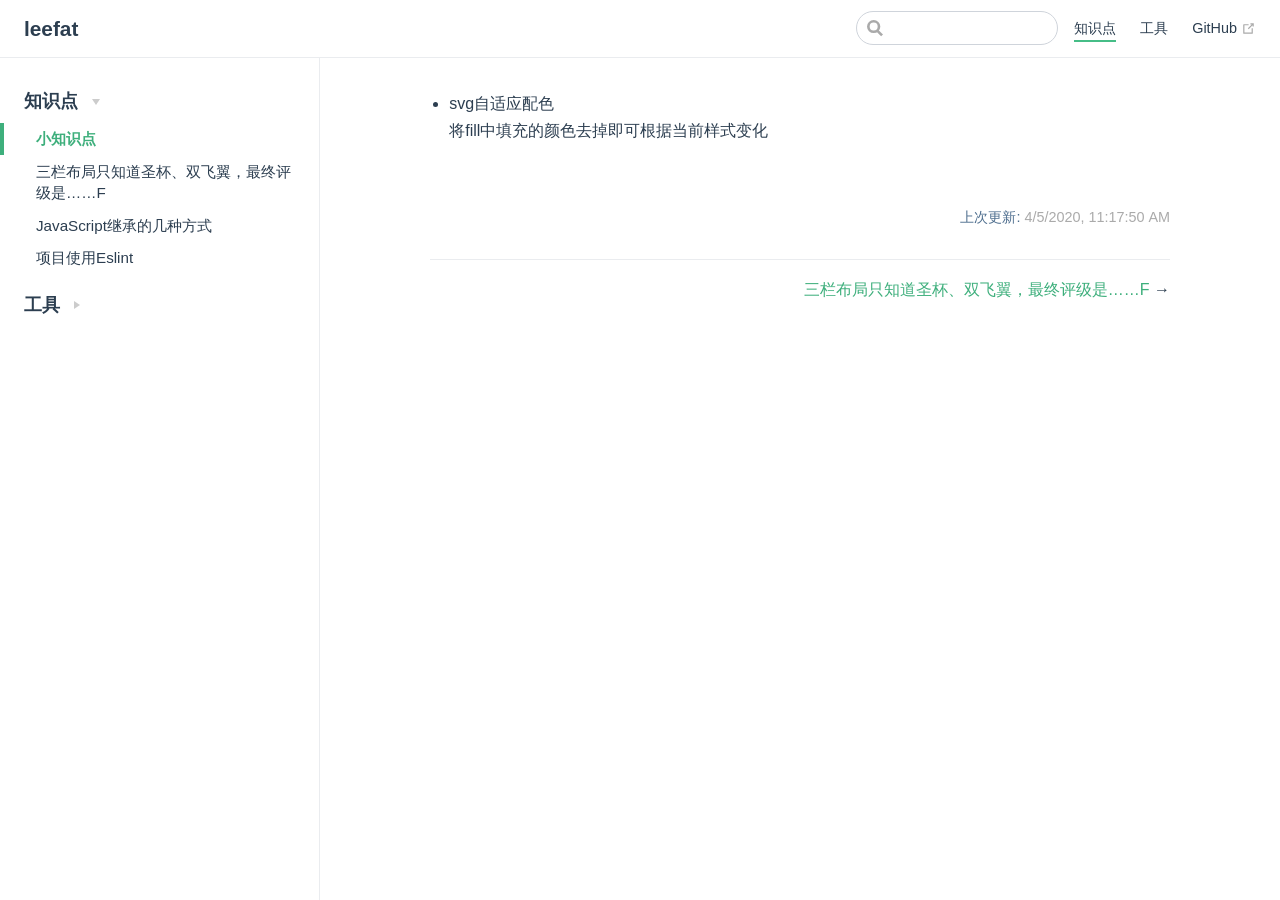
<file: points/practice/small-knowledges.html>
<!DOCTYPE html>
<html lang="en-US">
  <head>
    <meta charset="utf-8">
    <meta name="viewport" content="width=device-width,initial-scale=1">
    <title>leefat</title>
    <meta name="description" content="思绪集散中心">
    <meta name="generator" content="VuePress 1.4.0">
    <link rel="icon" href="/favicon.ico">
    
    <link rel="preload" href="/assets/css/0.styles.bd3b0c2c.css" as="style"><link rel="preload" href="/assets/js/app.61a1e535.js" as="script"><link rel="preload" href="/assets/js/2.067ed6be.js" as="script"><link rel="preload" href="/assets/js/13.fb34779c.js" as="script"><link rel="prefetch" href="/assets/js/10.a4aeed17.js"><link rel="prefetch" href="/assets/js/11.473697c0.js"><link rel="prefetch" href="/assets/js/12.eae57d5d.js"><link rel="prefetch" href="/assets/js/14.a23273b4.js"><link rel="prefetch" href="/assets/js/15.beebe917.js"><link rel="prefetch" href="/assets/js/16.7fa9f87a.js"><link rel="prefetch" href="/assets/js/17.cdbf9a5a.js"><link rel="prefetch" href="/assets/js/18.f4fc0604.js"><link rel="prefetch" href="/assets/js/19.edd52001.js"><link rel="prefetch" href="/assets/js/3.a0d2ed9d.js"><link rel="prefetch" href="/assets/js/4.e4752e2a.js"><link rel="prefetch" href="/assets/js/5.5a9124e9.js"><link rel="prefetch" href="/assets/js/6.fb0f6784.js"><link rel="prefetch" href="/assets/js/7.60f0056b.js"><link rel="prefetch" href="/assets/js/8.2a13ba29.js"><link rel="prefetch" href="/assets/js/9.ad69a8a3.js">
    <link rel="stylesheet" href="/assets/css/0.styles.bd3b0c2c.css">
  </head>
  <body>
    <div id="app" data-server-rendered="true"><div class="theme-container"><header class="navbar"><div class="sidebar-button"><svg xmlns="http://www.w3.org/2000/svg" aria-hidden="true" role="img" viewBox="0 0 448 512" class="icon"><path fill="currentColor" d="M436 124H12c-6.627 0-12-5.373-12-12V80c0-6.627 5.373-12 12-12h424c6.627 0 12 5.373 12 12v32c0 6.627-5.373 12-12 12zm0 160H12c-6.627 0-12-5.373-12-12v-32c0-6.627 5.373-12 12-12h424c6.627 0 12 5.373 12 12v32c0 6.627-5.373 12-12 12zm0 160H12c-6.627 0-12-5.373-12-12v-32c0-6.627 5.373-12 12-12h424c6.627 0 12 5.373 12 12v32c0 6.627-5.373 12-12 12z"></path></svg></div> <a href="/" class="home-link router-link-active"><!----> <span class="site-name">leefat</span></a> <div class="links"><div class="search-box"><input aria-label="Search" autocomplete="off" spellcheck="false" value=""> <!----></div> <nav class="nav-links can-hide"><div class="nav-item"><a href="/points/" class="nav-link router-link-active">
  知识点
</a></div><div class="nav-item"><a href="/tools/" class="nav-link">
  工具
</a></div><div class="nav-item"><a href="https://github.com/GHleefat" target="_blank" rel="noopener noreferrer" class="nav-link external">
  GitHub
  <svg xmlns="http://www.w3.org/2000/svg" aria-hidden="true" x="0px" y="0px" viewBox="0 0 100 100" width="15" height="15" class="icon outbound"><path fill="currentColor" d="M18.8,85.1h56l0,0c2.2,0,4-1.8,4-4v-32h-8v28h-48v-48h28v-8h-32l0,0c-2.2,0-4,1.8-4,4v56C14.8,83.3,16.6,85.1,18.8,85.1z"></path> <polygon fill="currentColor" points="45.7,48.7 51.3,54.3 77.2,28.5 77.2,37.2 85.2,37.2 85.2,14.9 62.8,14.9 62.8,22.9 71.5,22.9"></polygon></svg></a></div> <!----></nav></div></header> <div class="sidebar-mask"></div> <aside class="sidebar"><nav class="nav-links"><div class="nav-item"><a href="/points/" class="nav-link router-link-active">
  知识点
</a></div><div class="nav-item"><a href="/tools/" class="nav-link">
  工具
</a></div><div class="nav-item"><a href="https://github.com/GHleefat" target="_blank" rel="noopener noreferrer" class="nav-link external">
  GitHub
  <svg xmlns="http://www.w3.org/2000/svg" aria-hidden="true" x="0px" y="0px" viewBox="0 0 100 100" width="15" height="15" class="icon outbound"><path fill="currentColor" d="M18.8,85.1h56l0,0c2.2,0,4-1.8,4-4v-32h-8v28h-48v-48h28v-8h-32l0,0c-2.2,0-4,1.8-4,4v56C14.8,83.3,16.6,85.1,18.8,85.1z"></path> <polygon fill="currentColor" points="45.7,48.7 51.3,54.3 77.2,28.5 77.2,37.2 85.2,37.2 85.2,14.9 62.8,14.9 62.8,22.9 71.5,22.9"></polygon></svg></a></div> <!----></nav>  <ul class="sidebar-links"><li><section class="sidebar-group collapsable depth-0"><p class="sidebar-heading open"><span>知识点</span> <span class="arrow down"></span></p> <ul class="sidebar-links sidebar-group-items"><li><a href="/points/practice/small-knowledges.html" class="active sidebar-link">小知识点</a></li><li><a href="/points/practice/three-column-layout.html" class="sidebar-link">三栏布局只知道圣杯、双飞翼，最终评级是……F</a></li><li><a href="/points/practice/inherit.html" class="sidebar-link">JavaScript继承的几种方式</a></li><li><a href="/points/practice/eslint.html" class="sidebar-link">项目使用Eslint</a></li></ul></section></li><li><section class="sidebar-group collapsable depth-0"><p class="sidebar-heading"><span>工具</span> <span class="arrow right"></span></p> <!----></section></li></ul> </aside> <main class="page"> <div class="theme-default-content content__default"><ul><li>svg自适应配色<br>
将fill中填充的颜色去掉即可根据当前样式变化</li></ul></div> <footer class="page-edit"><!----> <div class="last-updated"><span class="prefix">上次更新:</span> <span class="time">4/5/2020, 11:17:50 AM</span></div></footer> <div class="page-nav"><p class="inner"><!----> <span class="next"><a href="/points/practice/three-column-layout.html">
        三栏布局只知道圣杯、双飞翼，最终评级是……F
      </a>
      →
    </span></p></div> </main></div><div class="global-ui"></div></div>
    <script src="/assets/js/app.61a1e535.js" defer></script><script src="/assets/js/2.067ed6be.js" defer></script><script src="/assets/js/13.fb34779c.js" defer></script>
  </body>
</html>
</file>
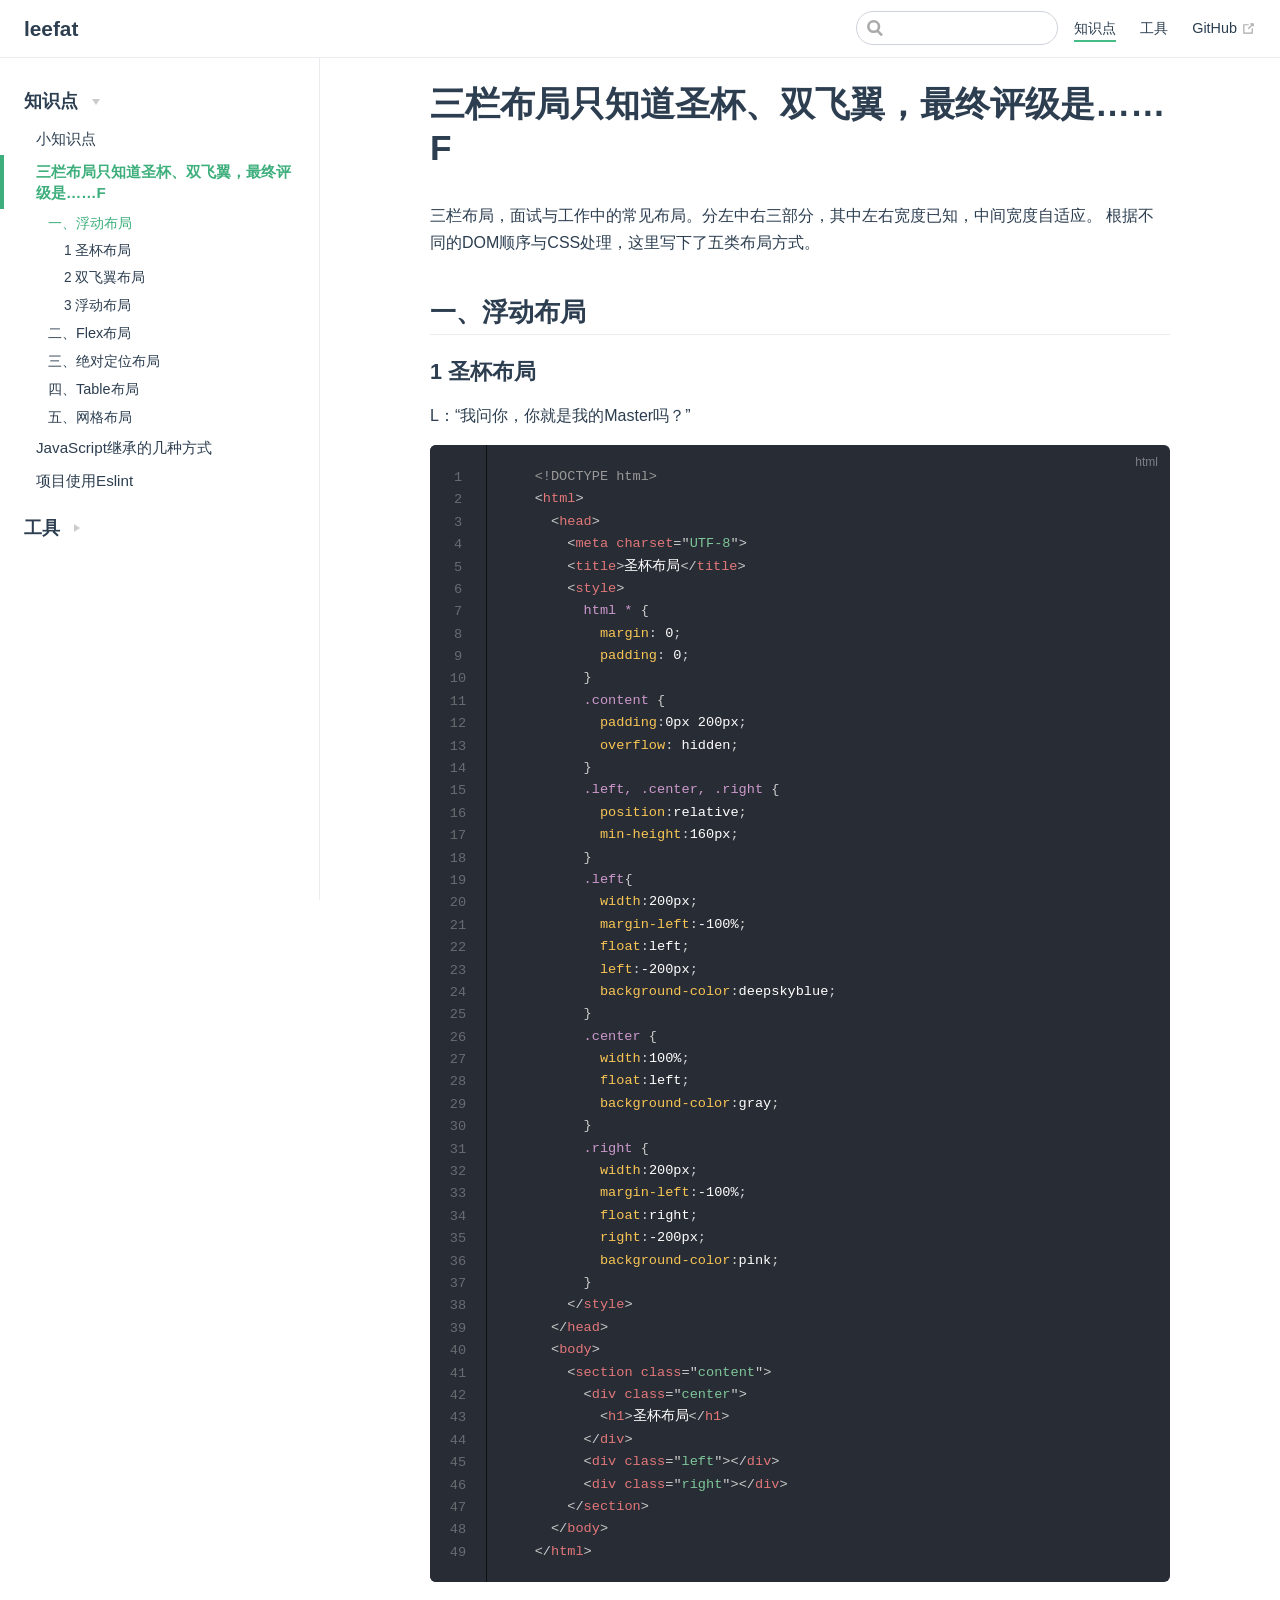
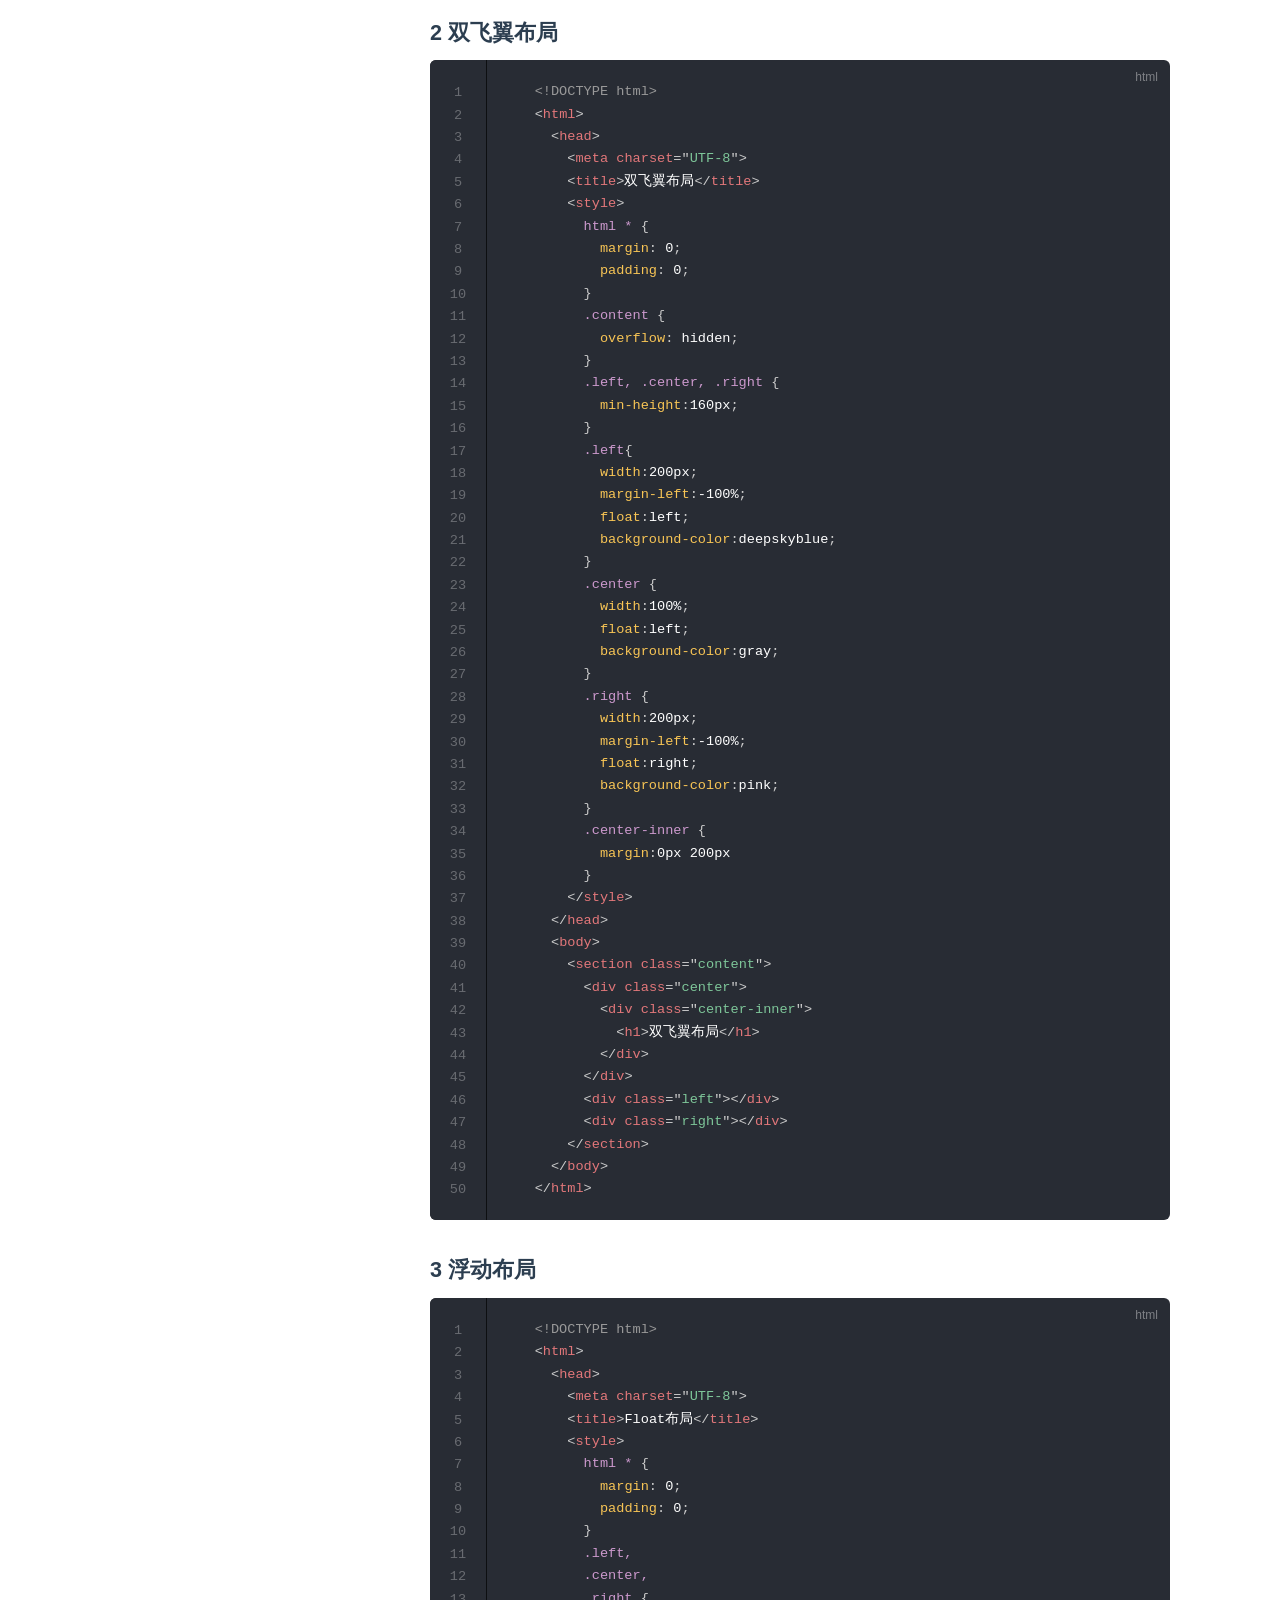
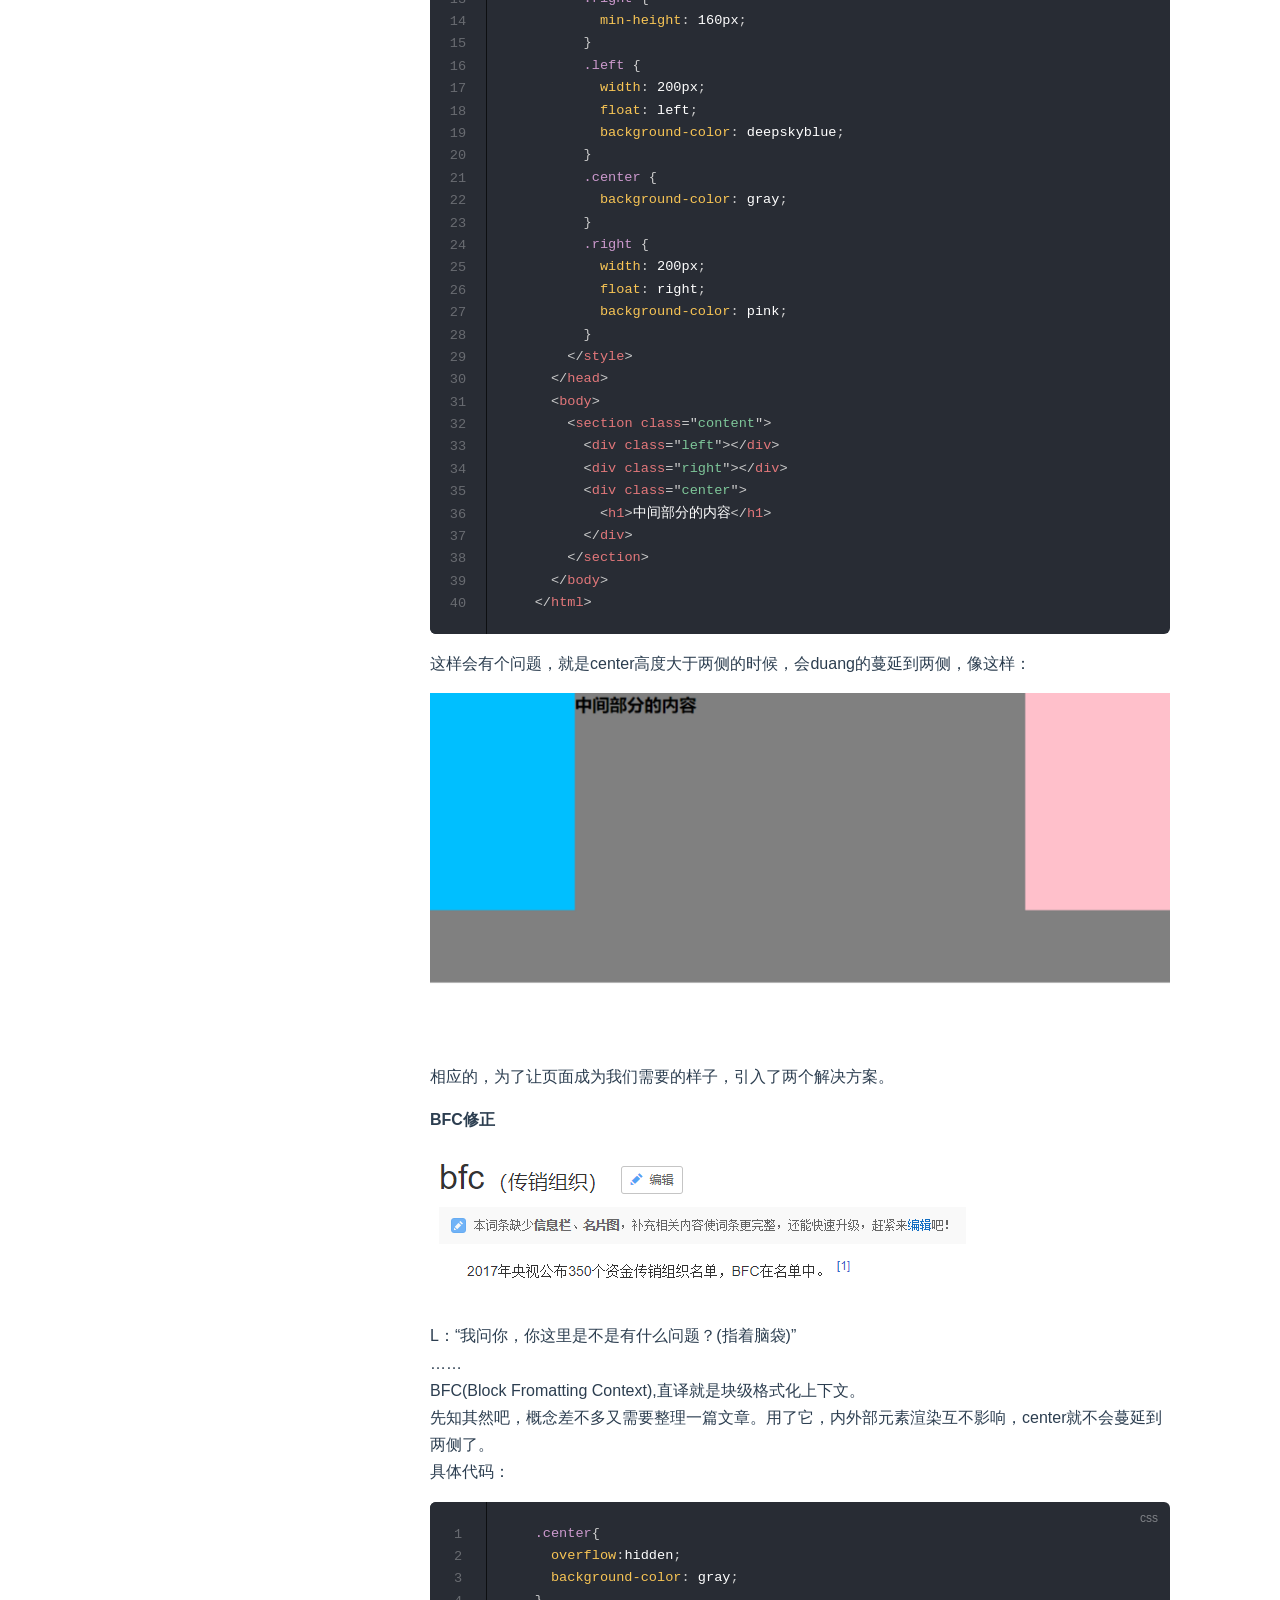
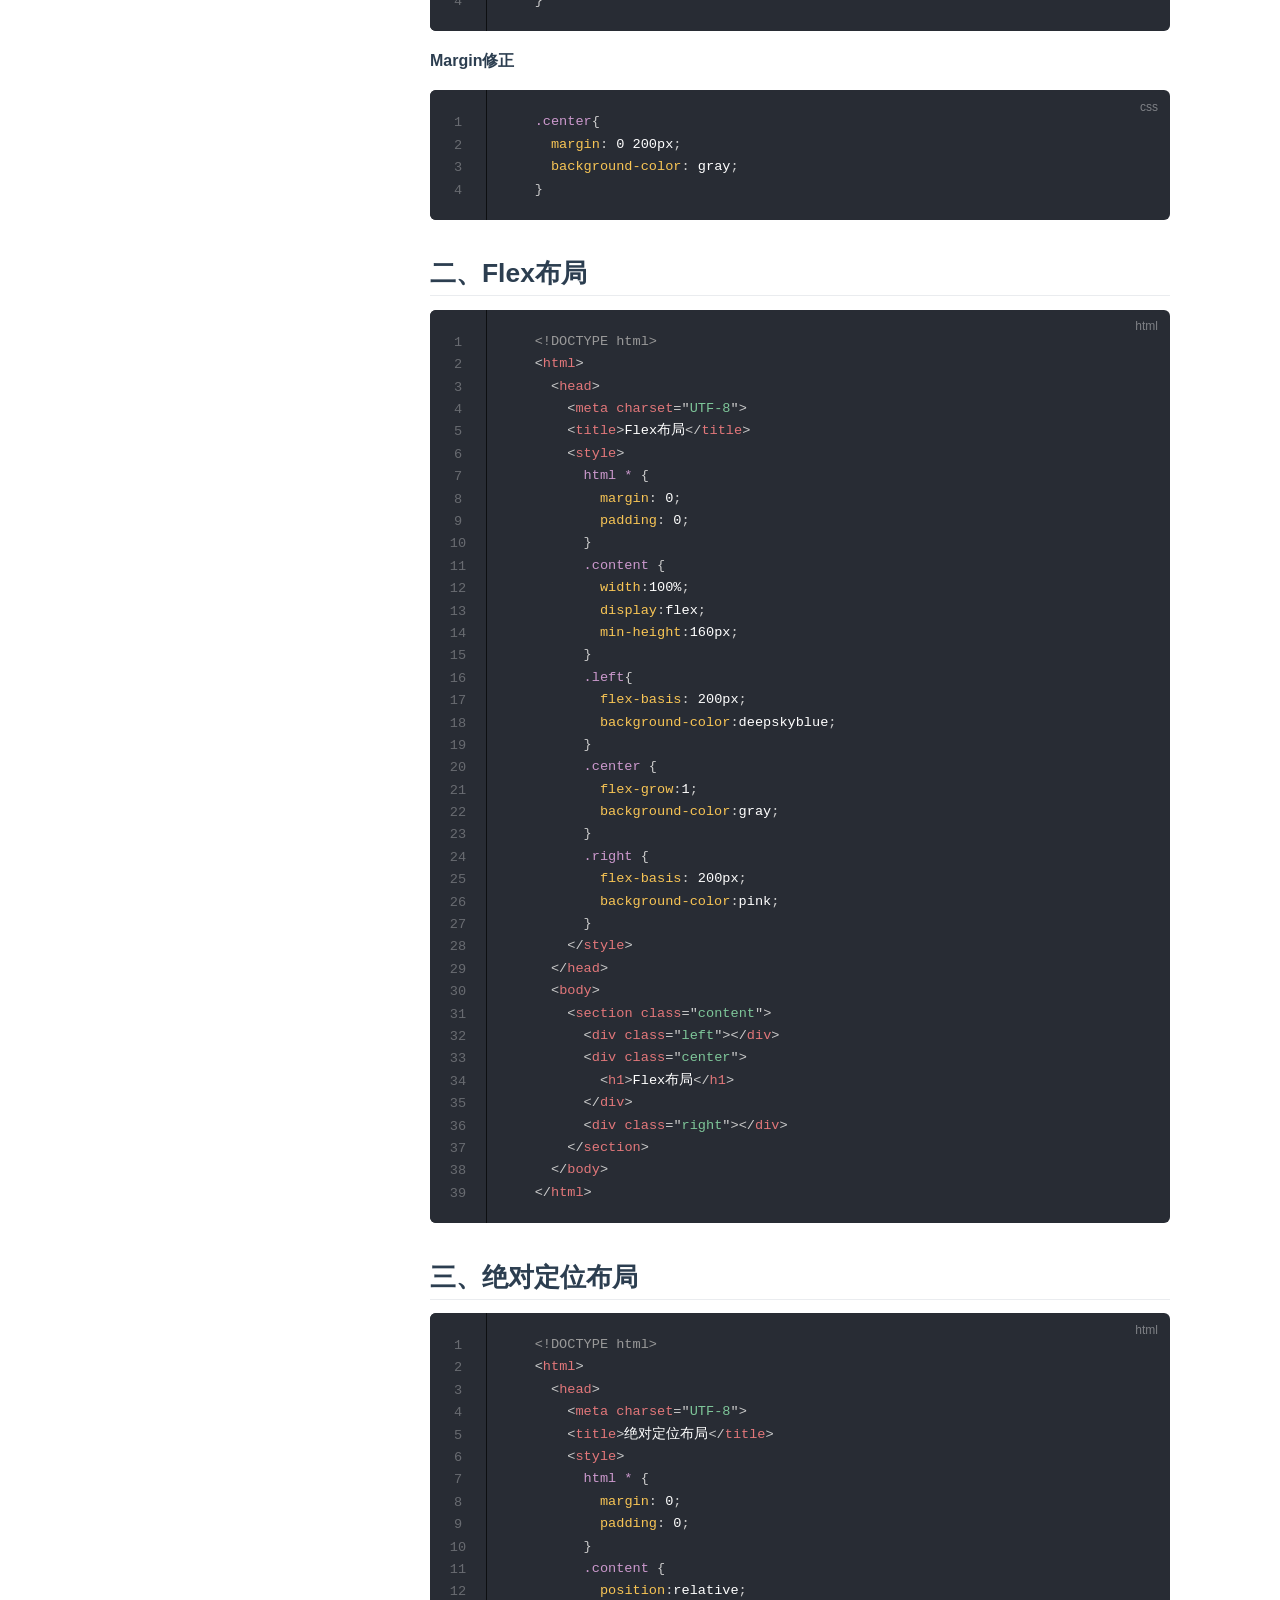
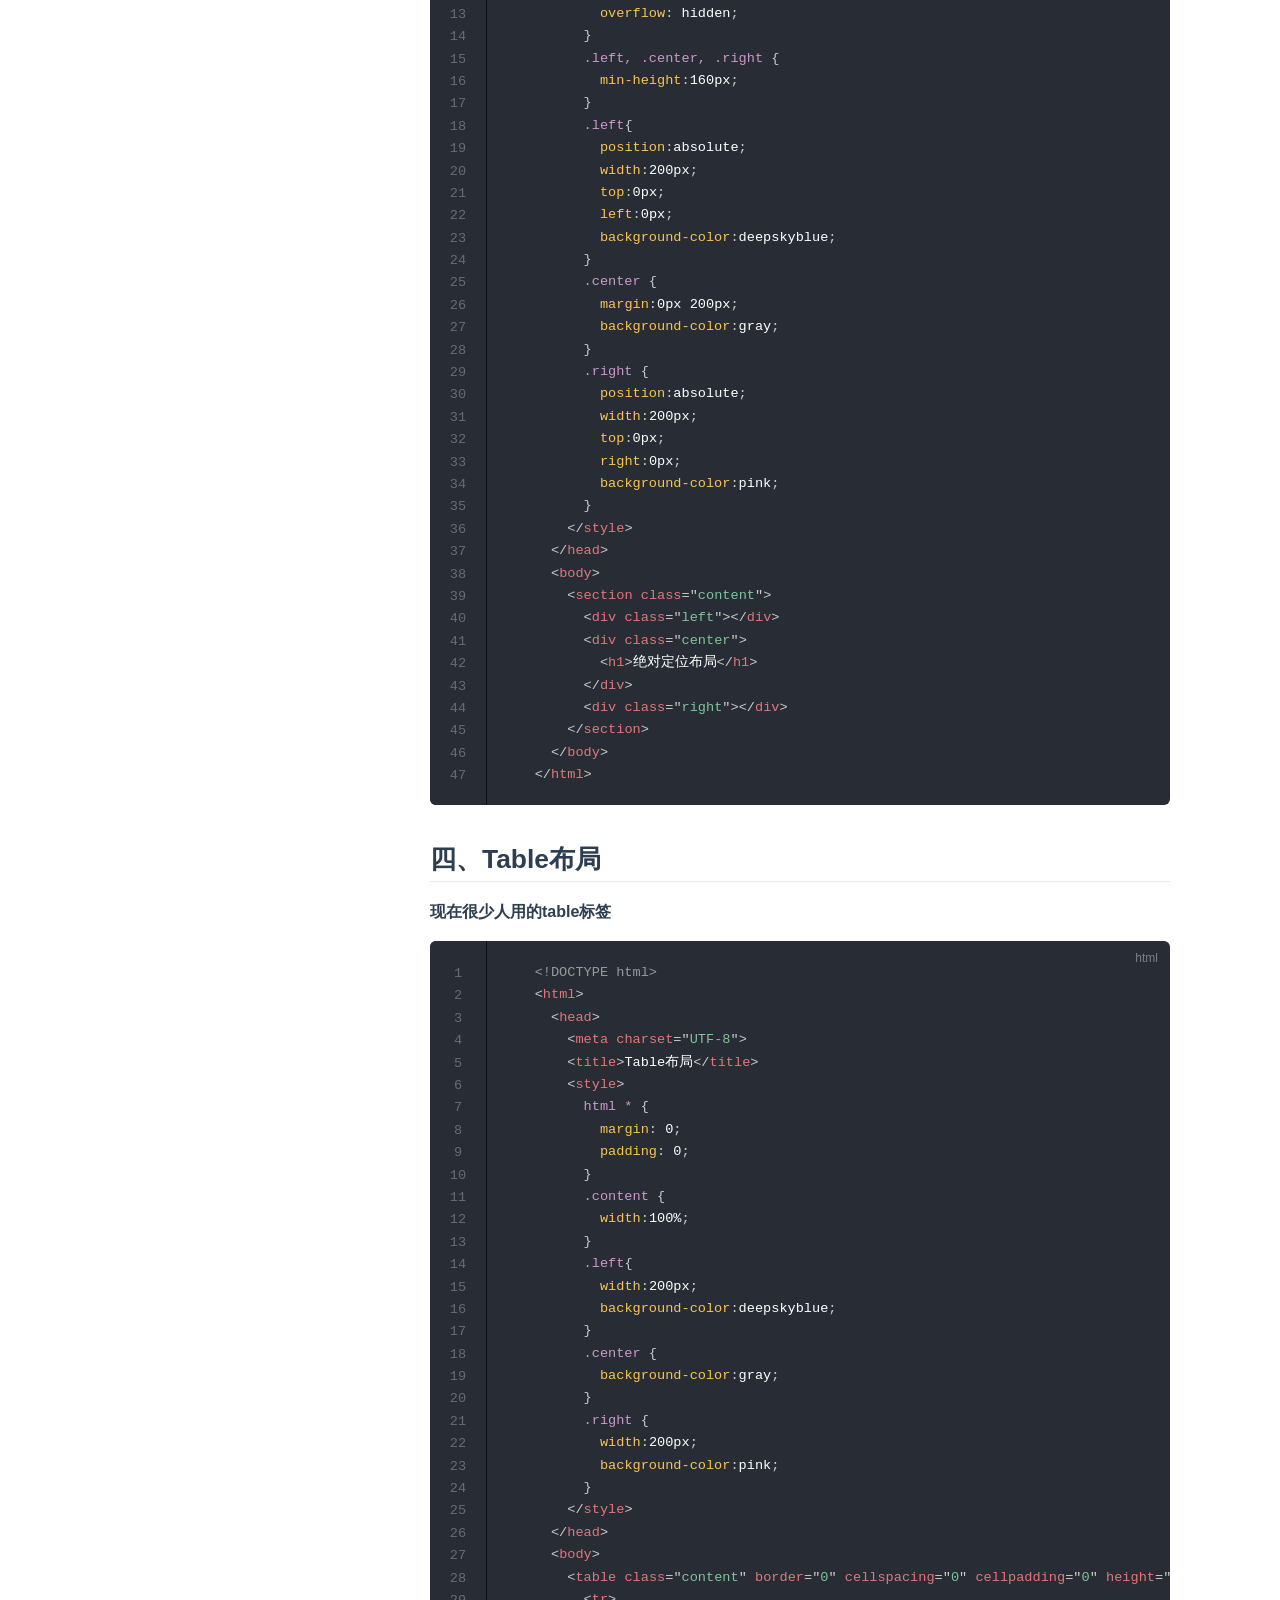
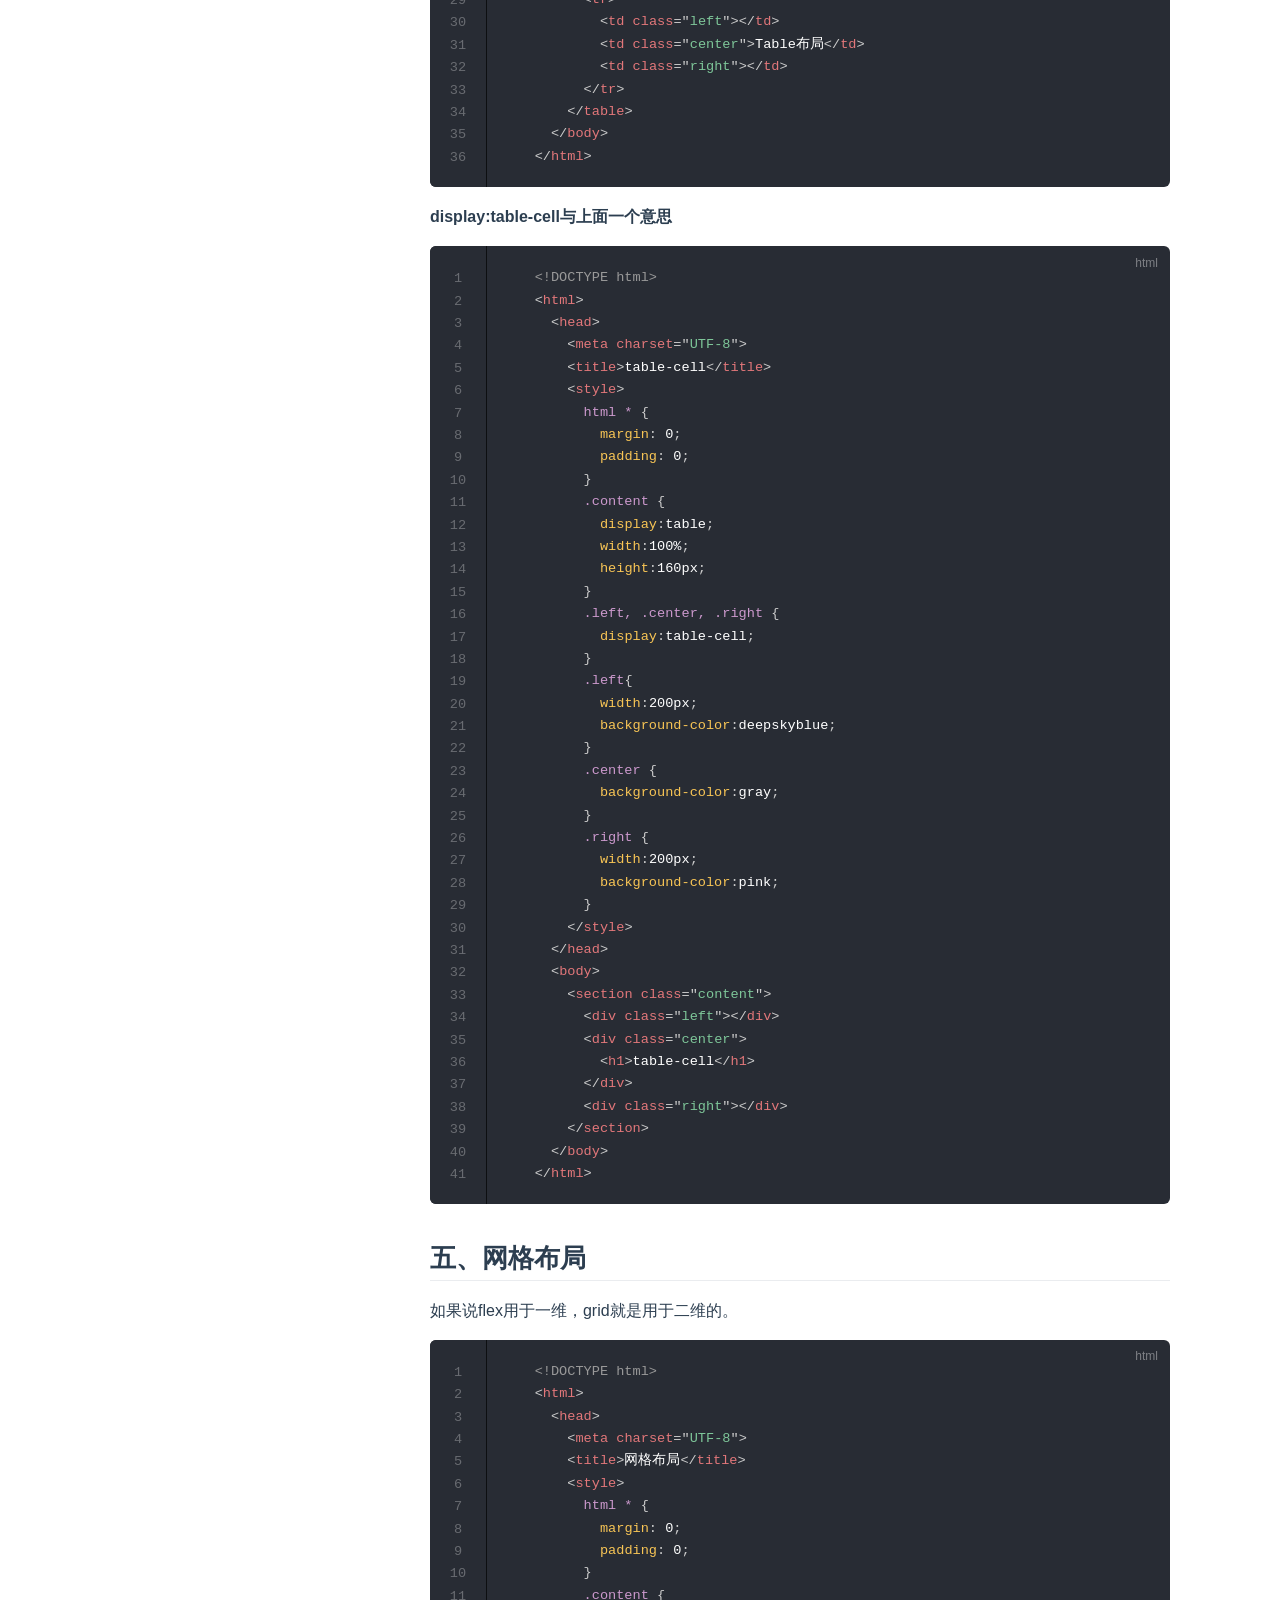
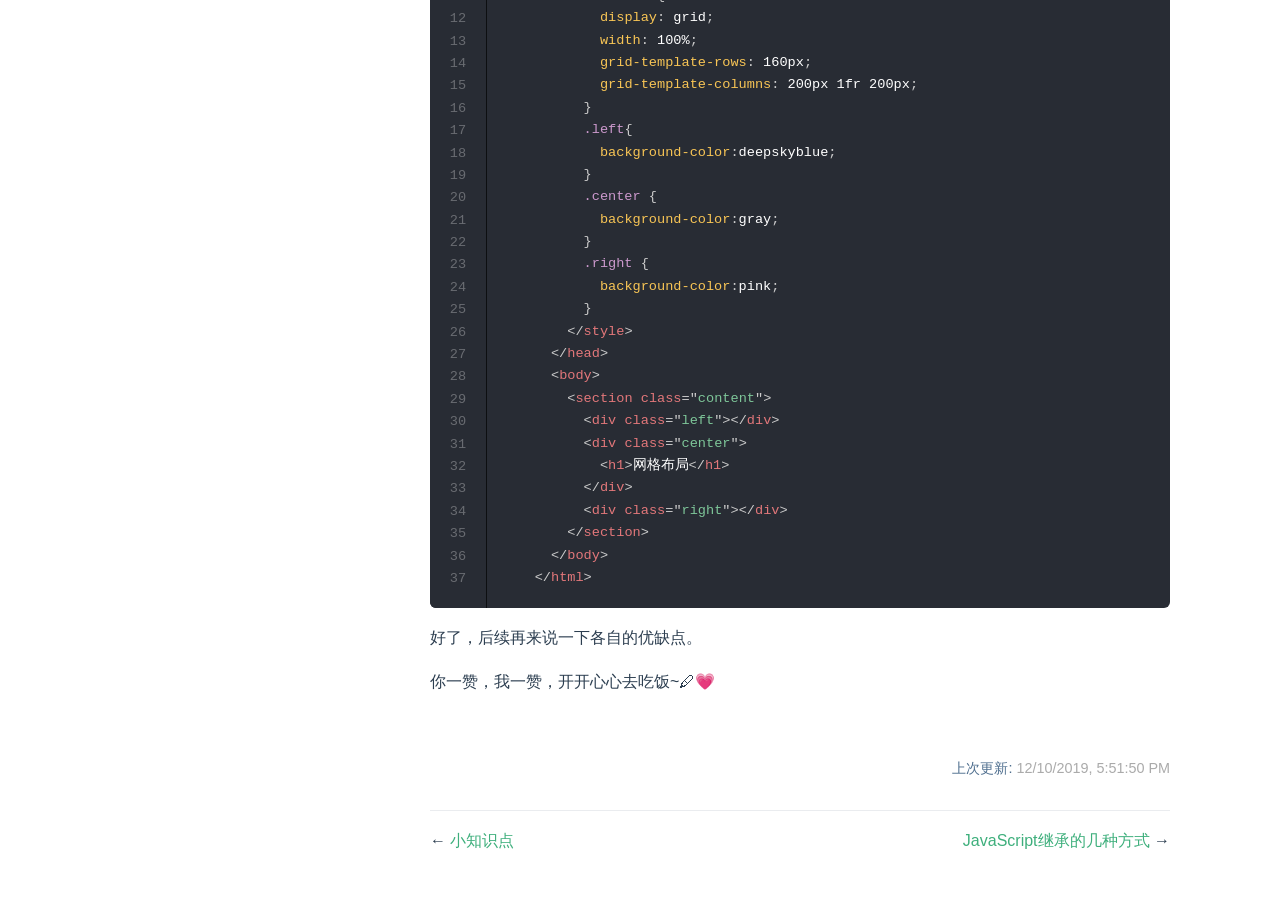
<file: points/practice/three-column-layout.html>
<!DOCTYPE html>
<html lang="en-US">
  <head>
    <meta charset="utf-8">
    <meta name="viewport" content="width=device-width,initial-scale=1">
    <title>三栏布局只知道圣杯、双飞翼，最终评级是……F | leefat</title>
    <meta name="description" content="思绪集散中心">
    <meta name="generator" content="VuePress 1.4.0">
    <link rel="icon" href="/favicon.ico">
    
    <link rel="preload" href="/assets/css/0.styles.bd3b0c2c.css" as="style"><link rel="preload" href="/assets/js/app.61a1e535.js" as="script"><link rel="preload" href="/assets/js/2.067ed6be.js" as="script"><link rel="preload" href="/assets/js/6.fb0f6784.js" as="script"><link rel="prefetch" href="/assets/js/10.a4aeed17.js"><link rel="prefetch" href="/assets/js/11.473697c0.js"><link rel="prefetch" href="/assets/js/12.eae57d5d.js"><link rel="prefetch" href="/assets/js/13.fb34779c.js"><link rel="prefetch" href="/assets/js/14.a23273b4.js"><link rel="prefetch" href="/assets/js/15.beebe917.js"><link rel="prefetch" href="/assets/js/16.7fa9f87a.js"><link rel="prefetch" href="/assets/js/17.cdbf9a5a.js"><link rel="prefetch" href="/assets/js/18.f4fc0604.js"><link rel="prefetch" href="/assets/js/19.edd52001.js"><link rel="prefetch" href="/assets/js/3.a0d2ed9d.js"><link rel="prefetch" href="/assets/js/4.e4752e2a.js"><link rel="prefetch" href="/assets/js/5.5a9124e9.js"><link rel="prefetch" href="/assets/js/7.60f0056b.js"><link rel="prefetch" href="/assets/js/8.2a13ba29.js"><link rel="prefetch" href="/assets/js/9.ad69a8a3.js">
    <link rel="stylesheet" href="/assets/css/0.styles.bd3b0c2c.css">
  </head>
  <body>
    <div id="app" data-server-rendered="true"><div class="theme-container"><header class="navbar"><div class="sidebar-button"><svg xmlns="http://www.w3.org/2000/svg" aria-hidden="true" role="img" viewBox="0 0 448 512" class="icon"><path fill="currentColor" d="M436 124H12c-6.627 0-12-5.373-12-12V80c0-6.627 5.373-12 12-12h424c6.627 0 12 5.373 12 12v32c0 6.627-5.373 12-12 12zm0 160H12c-6.627 0-12-5.373-12-12v-32c0-6.627 5.373-12 12-12h424c6.627 0 12 5.373 12 12v32c0 6.627-5.373 12-12 12zm0 160H12c-6.627 0-12-5.373-12-12v-32c0-6.627 5.373-12 12-12h424c6.627 0 12 5.373 12 12v32c0 6.627-5.373 12-12 12z"></path></svg></div> <a href="/" class="home-link router-link-active"><!----> <span class="site-name">leefat</span></a> <div class="links"><div class="search-box"><input aria-label="Search" autocomplete="off" spellcheck="false" value=""> <!----></div> <nav class="nav-links can-hide"><div class="nav-item"><a href="/points/" class="nav-link router-link-active">
  知识点
</a></div><div class="nav-item"><a href="/tools/" class="nav-link">
  工具
</a></div><div class="nav-item"><a href="https://github.com/GHleefat" target="_blank" rel="noopener noreferrer" class="nav-link external">
  GitHub
  <svg xmlns="http://www.w3.org/2000/svg" aria-hidden="true" x="0px" y="0px" viewBox="0 0 100 100" width="15" height="15" class="icon outbound"><path fill="currentColor" d="M18.8,85.1h56l0,0c2.2,0,4-1.8,4-4v-32h-8v28h-48v-48h28v-8h-32l0,0c-2.2,0-4,1.8-4,4v56C14.8,83.3,16.6,85.1,18.8,85.1z"></path> <polygon fill="currentColor" points="45.7,48.7 51.3,54.3 77.2,28.5 77.2,37.2 85.2,37.2 85.2,14.9 62.8,14.9 62.8,22.9 71.5,22.9"></polygon></svg></a></div> <!----></nav></div></header> <div class="sidebar-mask"></div> <aside class="sidebar"><nav class="nav-links"><div class="nav-item"><a href="/points/" class="nav-link router-link-active">
  知识点
</a></div><div class="nav-item"><a href="/tools/" class="nav-link">
  工具
</a></div><div class="nav-item"><a href="https://github.com/GHleefat" target="_blank" rel="noopener noreferrer" class="nav-link external">
  GitHub
  <svg xmlns="http://www.w3.org/2000/svg" aria-hidden="true" x="0px" y="0px" viewBox="0 0 100 100" width="15" height="15" class="icon outbound"><path fill="currentColor" d="M18.8,85.1h56l0,0c2.2,0,4-1.8,4-4v-32h-8v28h-48v-48h28v-8h-32l0,0c-2.2,0-4,1.8-4,4v56C14.8,83.3,16.6,85.1,18.8,85.1z"></path> <polygon fill="currentColor" points="45.7,48.7 51.3,54.3 77.2,28.5 77.2,37.2 85.2,37.2 85.2,14.9 62.8,14.9 62.8,22.9 71.5,22.9"></polygon></svg></a></div> <!----></nav>  <ul class="sidebar-links"><li><section class="sidebar-group collapsable depth-0"><p class="sidebar-heading open"><span>知识点</span> <span class="arrow down"></span></p> <ul class="sidebar-links sidebar-group-items"><li><a href="/points/practice/small-knowledges.html" class="sidebar-link">小知识点</a></li><li><a href="/points/practice/three-column-layout.html" class="active sidebar-link">三栏布局只知道圣杯、双飞翼，最终评级是……F</a><ul class="sidebar-sub-headers"><li class="sidebar-sub-header"><a href="/points/practice/three-column-layout.html#一、浮动布局" class="sidebar-link">一、浮动布局</a><ul class="sidebar-sub-headers"><li class="sidebar-sub-header"><a href="/points/practice/three-column-layout.html#_1-圣杯布局" class="sidebar-link">1 圣杯布局</a></li><li class="sidebar-sub-header"><a href="/points/practice/three-column-layout.html#_2-双飞翼布局" class="sidebar-link">2 双飞翼布局</a></li><li class="sidebar-sub-header"><a href="/points/practice/three-column-layout.html#_3-浮动布局" class="sidebar-link">3 浮动布局</a></li></ul></li><li class="sidebar-sub-header"><a href="/points/practice/three-column-layout.html#二、flex布局" class="sidebar-link">二、Flex布局</a></li><li class="sidebar-sub-header"><a href="/points/practice/three-column-layout.html#三、绝对定位布局" class="sidebar-link">三、绝对定位布局</a></li><li class="sidebar-sub-header"><a href="/points/practice/three-column-layout.html#四、table布局" class="sidebar-link">四、Table布局</a></li><li class="sidebar-sub-header"><a href="/points/practice/three-column-layout.html#五、网格布局" class="sidebar-link">五、网格布局</a></li></ul></li><li><a href="/points/practice/inherit.html" class="sidebar-link">JavaScript继承的几种方式</a></li><li><a href="/points/practice/eslint.html" class="sidebar-link">项目使用Eslint</a></li></ul></section></li><li><section class="sidebar-group collapsable depth-0"><p class="sidebar-heading"><span>工具</span> <span class="arrow right"></span></p> <!----></section></li></ul> </aside> <main class="page"> <div class="theme-default-content content__default"><h1 id="三栏布局只知道圣杯、双飞翼，最终评级是……f"><a href="#三栏布局只知道圣杯、双飞翼，最终评级是……f" class="header-anchor">#</a> 三栏布局只知道圣杯、双飞翼，最终评级是……F</h1> <p>三栏布局，面试与工作中的常见布局。分左中右三部分，其中左右宽度已知，中间宽度自适应。
根据不同的DOM顺序与CSS处理，这里写下了五类布局方式。</p> <h2 id="一、浮动布局"><a href="#一、浮动布局" class="header-anchor">#</a> 一、浮动布局</h2> <h3 id="_1-圣杯布局"><a href="#_1-圣杯布局" class="header-anchor">#</a> 1 圣杯布局</h3> <p>L：“我问你，你就是我的Master吗？”</p> <div class="language-html line-numbers-mode"><pre class="language-html"><code>    <span class="token doctype">&lt;!DOCTYPE html&gt;</span>
    <span class="token tag"><span class="token tag"><span class="token punctuation">&lt;</span>html</span><span class="token punctuation">&gt;</span></span>
      <span class="token tag"><span class="token tag"><span class="token punctuation">&lt;</span>head</span><span class="token punctuation">&gt;</span></span>
        <span class="token tag"><span class="token tag"><span class="token punctuation">&lt;</span>meta</span> <span class="token attr-name">charset</span><span class="token attr-value"><span class="token punctuation">=</span><span class="token punctuation">&quot;</span>UTF-8<span class="token punctuation">&quot;</span></span><span class="token punctuation">&gt;</span></span>
        <span class="token tag"><span class="token tag"><span class="token punctuation">&lt;</span>title</span><span class="token punctuation">&gt;</span></span>圣杯布局<span class="token tag"><span class="token tag"><span class="token punctuation">&lt;/</span>title</span><span class="token punctuation">&gt;</span></span>
        <span class="token tag"><span class="token tag"><span class="token punctuation">&lt;</span>style</span><span class="token punctuation">&gt;</span></span><span class="token style"><span class="token language-css">
          <span class="token selector">html *</span> <span class="token punctuation">{</span>
            <span class="token property">margin</span><span class="token punctuation">:</span> 0<span class="token punctuation">;</span>
            <span class="token property">padding</span><span class="token punctuation">:</span> 0<span class="token punctuation">;</span>
          <span class="token punctuation">}</span>
          <span class="token selector">.content</span> <span class="token punctuation">{</span>
            <span class="token property">padding</span><span class="token punctuation">:</span>0px 200px<span class="token punctuation">;</span>
            <span class="token property">overflow</span><span class="token punctuation">:</span> hidden<span class="token punctuation">;</span>
          <span class="token punctuation">}</span>
          <span class="token selector">.left, .center, .right</span> <span class="token punctuation">{</span>
            <span class="token property">position</span><span class="token punctuation">:</span>relative<span class="token punctuation">;</span>
            <span class="token property">min-height</span><span class="token punctuation">:</span>160px<span class="token punctuation">;</span>
          <span class="token punctuation">}</span>
          <span class="token selector">.left</span><span class="token punctuation">{</span>
            <span class="token property">width</span><span class="token punctuation">:</span>200px<span class="token punctuation">;</span>
            <span class="token property">margin-left</span><span class="token punctuation">:</span>-100%<span class="token punctuation">;</span>
            <span class="token property">float</span><span class="token punctuation">:</span>left<span class="token punctuation">;</span>
            <span class="token property">left</span><span class="token punctuation">:</span>-200px<span class="token punctuation">;</span>
            <span class="token property">background-color</span><span class="token punctuation">:</span>deepskyblue<span class="token punctuation">;</span>
          <span class="token punctuation">}</span>
          <span class="token selector">.center</span> <span class="token punctuation">{</span>
            <span class="token property">width</span><span class="token punctuation">:</span>100%<span class="token punctuation">;</span>
            <span class="token property">float</span><span class="token punctuation">:</span>left<span class="token punctuation">;</span>
            <span class="token property">background-color</span><span class="token punctuation">:</span>gray<span class="token punctuation">;</span>
          <span class="token punctuation">}</span>
          <span class="token selector">.right</span> <span class="token punctuation">{</span>
            <span class="token property">width</span><span class="token punctuation">:</span>200px<span class="token punctuation">;</span>
            <span class="token property">margin-left</span><span class="token punctuation">:</span>-100%<span class="token punctuation">;</span>
            <span class="token property">float</span><span class="token punctuation">:</span>right<span class="token punctuation">;</span>
            <span class="token property">right</span><span class="token punctuation">:</span>-200px<span class="token punctuation">;</span>
            <span class="token property">background-color</span><span class="token punctuation">:</span>pink<span class="token punctuation">;</span>
          <span class="token punctuation">}</span>
        </span></span><span class="token tag"><span class="token tag"><span class="token punctuation">&lt;/</span>style</span><span class="token punctuation">&gt;</span></span>
      <span class="token tag"><span class="token tag"><span class="token punctuation">&lt;/</span>head</span><span class="token punctuation">&gt;</span></span>
      <span class="token tag"><span class="token tag"><span class="token punctuation">&lt;</span>body</span><span class="token punctuation">&gt;</span></span>
        <span class="token tag"><span class="token tag"><span class="token punctuation">&lt;</span>section</span> <span class="token attr-name">class</span><span class="token attr-value"><span class="token punctuation">=</span><span class="token punctuation">&quot;</span>content<span class="token punctuation">&quot;</span></span><span class="token punctuation">&gt;</span></span>
          <span class="token tag"><span class="token tag"><span class="token punctuation">&lt;</span>div</span> <span class="token attr-name">class</span><span class="token attr-value"><span class="token punctuation">=</span><span class="token punctuation">&quot;</span>center<span class="token punctuation">&quot;</span></span><span class="token punctuation">&gt;</span></span>
            <span class="token tag"><span class="token tag"><span class="token punctuation">&lt;</span>h1</span><span class="token punctuation">&gt;</span></span>圣杯布局<span class="token tag"><span class="token tag"><span class="token punctuation">&lt;/</span>h1</span><span class="token punctuation">&gt;</span></span>
          <span class="token tag"><span class="token tag"><span class="token punctuation">&lt;/</span>div</span><span class="token punctuation">&gt;</span></span>
          <span class="token tag"><span class="token tag"><span class="token punctuation">&lt;</span>div</span> <span class="token attr-name">class</span><span class="token attr-value"><span class="token punctuation">=</span><span class="token punctuation">&quot;</span>left<span class="token punctuation">&quot;</span></span><span class="token punctuation">&gt;</span></span><span class="token tag"><span class="token tag"><span class="token punctuation">&lt;/</span>div</span><span class="token punctuation">&gt;</span></span>
          <span class="token tag"><span class="token tag"><span class="token punctuation">&lt;</span>div</span> <span class="token attr-name">class</span><span class="token attr-value"><span class="token punctuation">=</span><span class="token punctuation">&quot;</span>right<span class="token punctuation">&quot;</span></span><span class="token punctuation">&gt;</span></span><span class="token tag"><span class="token tag"><span class="token punctuation">&lt;/</span>div</span><span class="token punctuation">&gt;</span></span>
        <span class="token tag"><span class="token tag"><span class="token punctuation">&lt;/</span>section</span><span class="token punctuation">&gt;</span></span>
      <span class="token tag"><span class="token tag"><span class="token punctuation">&lt;/</span>body</span><span class="token punctuation">&gt;</span></span>
    <span class="token tag"><span class="token tag"><span class="token punctuation">&lt;/</span>html</span><span class="token punctuation">&gt;</span></span>
</code></pre> <div class="line-numbers-wrapper"><span class="line-number">1</span><br><span class="line-number">2</span><br><span class="line-number">3</span><br><span class="line-number">4</span><br><span class="line-number">5</span><br><span class="line-number">6</span><br><span class="line-number">7</span><br><span class="line-number">8</span><br><span class="line-number">9</span><br><span class="line-number">10</span><br><span class="line-number">11</span><br><span class="line-number">12</span><br><span class="line-number">13</span><br><span class="line-number">14</span><br><span class="line-number">15</span><br><span class="line-number">16</span><br><span class="line-number">17</span><br><span class="line-number">18</span><br><span class="line-number">19</span><br><span class="line-number">20</span><br><span class="line-number">21</span><br><span class="line-number">22</span><br><span class="line-number">23</span><br><span class="line-number">24</span><br><span class="line-number">25</span><br><span class="line-number">26</span><br><span class="line-number">27</span><br><span class="line-number">28</span><br><span class="line-number">29</span><br><span class="line-number">30</span><br><span class="line-number">31</span><br><span class="line-number">32</span><br><span class="line-number">33</span><br><span class="line-number">34</span><br><span class="line-number">35</span><br><span class="line-number">36</span><br><span class="line-number">37</span><br><span class="line-number">38</span><br><span class="line-number">39</span><br><span class="line-number">40</span><br><span class="line-number">41</span><br><span class="line-number">42</span><br><span class="line-number">43</span><br><span class="line-number">44</span><br><span class="line-number">45</span><br><span class="line-number">46</span><br><span class="line-number">47</span><br><span class="line-number">48</span><br><span class="line-number">49</span><br></div></div><h3 id="_2-双飞翼布局"><a href="#_2-双飞翼布局" class="header-anchor">#</a> 2 双飞翼布局</h3> <div class="language-html line-numbers-mode"><pre class="language-html"><code>    <span class="token doctype">&lt;!DOCTYPE html&gt;</span>
    <span class="token tag"><span class="token tag"><span class="token punctuation">&lt;</span>html</span><span class="token punctuation">&gt;</span></span>
      <span class="token tag"><span class="token tag"><span class="token punctuation">&lt;</span>head</span><span class="token punctuation">&gt;</span></span>
        <span class="token tag"><span class="token tag"><span class="token punctuation">&lt;</span>meta</span> <span class="token attr-name">charset</span><span class="token attr-value"><span class="token punctuation">=</span><span class="token punctuation">&quot;</span>UTF-8<span class="token punctuation">&quot;</span></span><span class="token punctuation">&gt;</span></span>
        <span class="token tag"><span class="token tag"><span class="token punctuation">&lt;</span>title</span><span class="token punctuation">&gt;</span></span>双飞翼布局<span class="token tag"><span class="token tag"><span class="token punctuation">&lt;/</span>title</span><span class="token punctuation">&gt;</span></span>
        <span class="token tag"><span class="token tag"><span class="token punctuation">&lt;</span>style</span><span class="token punctuation">&gt;</span></span><span class="token style"><span class="token language-css">
          <span class="token selector">html *</span> <span class="token punctuation">{</span>
            <span class="token property">margin</span><span class="token punctuation">:</span> 0<span class="token punctuation">;</span>
            <span class="token property">padding</span><span class="token punctuation">:</span> 0<span class="token punctuation">;</span>
          <span class="token punctuation">}</span>
          <span class="token selector">.content</span> <span class="token punctuation">{</span>
            <span class="token property">overflow</span><span class="token punctuation">:</span> hidden<span class="token punctuation">;</span>
          <span class="token punctuation">}</span>
          <span class="token selector">.left, .center, .right</span> <span class="token punctuation">{</span>
            <span class="token property">min-height</span><span class="token punctuation">:</span>160px<span class="token punctuation">;</span>
          <span class="token punctuation">}</span>
          <span class="token selector">.left</span><span class="token punctuation">{</span>
            <span class="token property">width</span><span class="token punctuation">:</span>200px<span class="token punctuation">;</span>
            <span class="token property">margin-left</span><span class="token punctuation">:</span>-100%<span class="token punctuation">;</span>
            <span class="token property">float</span><span class="token punctuation">:</span>left<span class="token punctuation">;</span>
            <span class="token property">background-color</span><span class="token punctuation">:</span>deepskyblue<span class="token punctuation">;</span>
          <span class="token punctuation">}</span>
          <span class="token selector">.center</span> <span class="token punctuation">{</span>
            <span class="token property">width</span><span class="token punctuation">:</span>100%<span class="token punctuation">;</span>
            <span class="token property">float</span><span class="token punctuation">:</span>left<span class="token punctuation">;</span>
            <span class="token property">background-color</span><span class="token punctuation">:</span>gray<span class="token punctuation">;</span>
          <span class="token punctuation">}</span>
          <span class="token selector">.right</span> <span class="token punctuation">{</span>
            <span class="token property">width</span><span class="token punctuation">:</span>200px<span class="token punctuation">;</span>
            <span class="token property">margin-left</span><span class="token punctuation">:</span>-100%<span class="token punctuation">;</span>
            <span class="token property">float</span><span class="token punctuation">:</span>right<span class="token punctuation">;</span>
            <span class="token property">background-color</span><span class="token punctuation">:</span>pink<span class="token punctuation">;</span>
          <span class="token punctuation">}</span>
          <span class="token selector">.center-inner</span> <span class="token punctuation">{</span>
            <span class="token property">margin</span><span class="token punctuation">:</span>0px 200px
          <span class="token punctuation">}</span>
        </span></span><span class="token tag"><span class="token tag"><span class="token punctuation">&lt;/</span>style</span><span class="token punctuation">&gt;</span></span>
      <span class="token tag"><span class="token tag"><span class="token punctuation">&lt;/</span>head</span><span class="token punctuation">&gt;</span></span>
      <span class="token tag"><span class="token tag"><span class="token punctuation">&lt;</span>body</span><span class="token punctuation">&gt;</span></span>
        <span class="token tag"><span class="token tag"><span class="token punctuation">&lt;</span>section</span> <span class="token attr-name">class</span><span class="token attr-value"><span class="token punctuation">=</span><span class="token punctuation">&quot;</span>content<span class="token punctuation">&quot;</span></span><span class="token punctuation">&gt;</span></span>
          <span class="token tag"><span class="token tag"><span class="token punctuation">&lt;</span>div</span> <span class="token attr-name">class</span><span class="token attr-value"><span class="token punctuation">=</span><span class="token punctuation">&quot;</span>center<span class="token punctuation">&quot;</span></span><span class="token punctuation">&gt;</span></span>
            <span class="token tag"><span class="token tag"><span class="token punctuation">&lt;</span>div</span> <span class="token attr-name">class</span><span class="token attr-value"><span class="token punctuation">=</span><span class="token punctuation">&quot;</span>center-inner<span class="token punctuation">&quot;</span></span><span class="token punctuation">&gt;</span></span>
              <span class="token tag"><span class="token tag"><span class="token punctuation">&lt;</span>h1</span><span class="token punctuation">&gt;</span></span>双飞翼布局<span class="token tag"><span class="token tag"><span class="token punctuation">&lt;/</span>h1</span><span class="token punctuation">&gt;</span></span>
            <span class="token tag"><span class="token tag"><span class="token punctuation">&lt;/</span>div</span><span class="token punctuation">&gt;</span></span>
          <span class="token tag"><span class="token tag"><span class="token punctuation">&lt;/</span>div</span><span class="token punctuation">&gt;</span></span>
          <span class="token tag"><span class="token tag"><span class="token punctuation">&lt;</span>div</span> <span class="token attr-name">class</span><span class="token attr-value"><span class="token punctuation">=</span><span class="token punctuation">&quot;</span>left<span class="token punctuation">&quot;</span></span><span class="token punctuation">&gt;</span></span><span class="token tag"><span class="token tag"><span class="token punctuation">&lt;/</span>div</span><span class="token punctuation">&gt;</span></span>
          <span class="token tag"><span class="token tag"><span class="token punctuation">&lt;</span>div</span> <span class="token attr-name">class</span><span class="token attr-value"><span class="token punctuation">=</span><span class="token punctuation">&quot;</span>right<span class="token punctuation">&quot;</span></span><span class="token punctuation">&gt;</span></span><span class="token tag"><span class="token tag"><span class="token punctuation">&lt;/</span>div</span><span class="token punctuation">&gt;</span></span>
        <span class="token tag"><span class="token tag"><span class="token punctuation">&lt;/</span>section</span><span class="token punctuation">&gt;</span></span>
      <span class="token tag"><span class="token tag"><span class="token punctuation">&lt;/</span>body</span><span class="token punctuation">&gt;</span></span>
    <span class="token tag"><span class="token tag"><span class="token punctuation">&lt;/</span>html</span><span class="token punctuation">&gt;</span></span>
</code></pre> <div class="line-numbers-wrapper"><span class="line-number">1</span><br><span class="line-number">2</span><br><span class="line-number">3</span><br><span class="line-number">4</span><br><span class="line-number">5</span><br><span class="line-number">6</span><br><span class="line-number">7</span><br><span class="line-number">8</span><br><span class="line-number">9</span><br><span class="line-number">10</span><br><span class="line-number">11</span><br><span class="line-number">12</span><br><span class="line-number">13</span><br><span class="line-number">14</span><br><span class="line-number">15</span><br><span class="line-number">16</span><br><span class="line-number">17</span><br><span class="line-number">18</span><br><span class="line-number">19</span><br><span class="line-number">20</span><br><span class="line-number">21</span><br><span class="line-number">22</span><br><span class="line-number">23</span><br><span class="line-number">24</span><br><span class="line-number">25</span><br><span class="line-number">26</span><br><span class="line-number">27</span><br><span class="line-number">28</span><br><span class="line-number">29</span><br><span class="line-number">30</span><br><span class="line-number">31</span><br><span class="line-number">32</span><br><span class="line-number">33</span><br><span class="line-number">34</span><br><span class="line-number">35</span><br><span class="line-number">36</span><br><span class="line-number">37</span><br><span class="line-number">38</span><br><span class="line-number">39</span><br><span class="line-number">40</span><br><span class="line-number">41</span><br><span class="line-number">42</span><br><span class="line-number">43</span><br><span class="line-number">44</span><br><span class="line-number">45</span><br><span class="line-number">46</span><br><span class="line-number">47</span><br><span class="line-number">48</span><br><span class="line-number">49</span><br><span class="line-number">50</span><br></div></div><h3 id="_3-浮动布局"><a href="#_3-浮动布局" class="header-anchor">#</a> 3 浮动布局</h3> <div class="language-html line-numbers-mode"><pre class="language-html"><code>    <span class="token doctype">&lt;!DOCTYPE html&gt;</span>
    <span class="token tag"><span class="token tag"><span class="token punctuation">&lt;</span>html</span><span class="token punctuation">&gt;</span></span>
      <span class="token tag"><span class="token tag"><span class="token punctuation">&lt;</span>head</span><span class="token punctuation">&gt;</span></span>
        <span class="token tag"><span class="token tag"><span class="token punctuation">&lt;</span>meta</span> <span class="token attr-name">charset</span><span class="token attr-value"><span class="token punctuation">=</span><span class="token punctuation">&quot;</span>UTF-8<span class="token punctuation">&quot;</span></span><span class="token punctuation">&gt;</span></span>
        <span class="token tag"><span class="token tag"><span class="token punctuation">&lt;</span>title</span><span class="token punctuation">&gt;</span></span>Float布局<span class="token tag"><span class="token tag"><span class="token punctuation">&lt;/</span>title</span><span class="token punctuation">&gt;</span></span>
        <span class="token tag"><span class="token tag"><span class="token punctuation">&lt;</span>style</span><span class="token punctuation">&gt;</span></span><span class="token style"><span class="token language-css">
          <span class="token selector">html *</span> <span class="token punctuation">{</span>
            <span class="token property">margin</span><span class="token punctuation">:</span> 0<span class="token punctuation">;</span>
            <span class="token property">padding</span><span class="token punctuation">:</span> 0<span class="token punctuation">;</span>
          <span class="token punctuation">}</span>
          <span class="token selector">.left,
          .center,
          .right</span> <span class="token punctuation">{</span>
            <span class="token property">min-height</span><span class="token punctuation">:</span> 160px<span class="token punctuation">;</span>
          <span class="token punctuation">}</span>
          <span class="token selector">.left</span> <span class="token punctuation">{</span>
            <span class="token property">width</span><span class="token punctuation">:</span> 200px<span class="token punctuation">;</span>
            <span class="token property">float</span><span class="token punctuation">:</span> left<span class="token punctuation">;</span>
            <span class="token property">background-color</span><span class="token punctuation">:</span> deepskyblue<span class="token punctuation">;</span>
          <span class="token punctuation">}</span>
          <span class="token selector">.center</span> <span class="token punctuation">{</span>
            <span class="token property">background-color</span><span class="token punctuation">:</span> gray<span class="token punctuation">;</span>
          <span class="token punctuation">}</span>
          <span class="token selector">.right</span> <span class="token punctuation">{</span>
            <span class="token property">width</span><span class="token punctuation">:</span> 200px<span class="token punctuation">;</span>
            <span class="token property">float</span><span class="token punctuation">:</span> right<span class="token punctuation">;</span>
            <span class="token property">background-color</span><span class="token punctuation">:</span> pink<span class="token punctuation">;</span>
          <span class="token punctuation">}</span>
        </span></span><span class="token tag"><span class="token tag"><span class="token punctuation">&lt;/</span>style</span><span class="token punctuation">&gt;</span></span>
      <span class="token tag"><span class="token tag"><span class="token punctuation">&lt;/</span>head</span><span class="token punctuation">&gt;</span></span>
      <span class="token tag"><span class="token tag"><span class="token punctuation">&lt;</span>body</span><span class="token punctuation">&gt;</span></span>
        <span class="token tag"><span class="token tag"><span class="token punctuation">&lt;</span>section</span> <span class="token attr-name">class</span><span class="token attr-value"><span class="token punctuation">=</span><span class="token punctuation">&quot;</span>content<span class="token punctuation">&quot;</span></span><span class="token punctuation">&gt;</span></span>
          <span class="token tag"><span class="token tag"><span class="token punctuation">&lt;</span>div</span> <span class="token attr-name">class</span><span class="token attr-value"><span class="token punctuation">=</span><span class="token punctuation">&quot;</span>left<span class="token punctuation">&quot;</span></span><span class="token punctuation">&gt;</span></span><span class="token tag"><span class="token tag"><span class="token punctuation">&lt;/</span>div</span><span class="token punctuation">&gt;</span></span>
          <span class="token tag"><span class="token tag"><span class="token punctuation">&lt;</span>div</span> <span class="token attr-name">class</span><span class="token attr-value"><span class="token punctuation">=</span><span class="token punctuation">&quot;</span>right<span class="token punctuation">&quot;</span></span><span class="token punctuation">&gt;</span></span><span class="token tag"><span class="token tag"><span class="token punctuation">&lt;/</span>div</span><span class="token punctuation">&gt;</span></span>
          <span class="token tag"><span class="token tag"><span class="token punctuation">&lt;</span>div</span> <span class="token attr-name">class</span><span class="token attr-value"><span class="token punctuation">=</span><span class="token punctuation">&quot;</span>center<span class="token punctuation">&quot;</span></span><span class="token punctuation">&gt;</span></span>
            <span class="token tag"><span class="token tag"><span class="token punctuation">&lt;</span>h1</span><span class="token punctuation">&gt;</span></span>中间部分的内容<span class="token tag"><span class="token tag"><span class="token punctuation">&lt;/</span>h1</span><span class="token punctuation">&gt;</span></span>
          <span class="token tag"><span class="token tag"><span class="token punctuation">&lt;/</span>div</span><span class="token punctuation">&gt;</span></span>
        <span class="token tag"><span class="token tag"><span class="token punctuation">&lt;/</span>section</span><span class="token punctuation">&gt;</span></span>
      <span class="token tag"><span class="token tag"><span class="token punctuation">&lt;/</span>body</span><span class="token punctuation">&gt;</span></span>
    <span class="token tag"><span class="token tag"><span class="token punctuation">&lt;/</span>html</span><span class="token punctuation">&gt;</span></span>
</code></pre> <div class="line-numbers-wrapper"><span class="line-number">1</span><br><span class="line-number">2</span><br><span class="line-number">3</span><br><span class="line-number">4</span><br><span class="line-number">5</span><br><span class="line-number">6</span><br><span class="line-number">7</span><br><span class="line-number">8</span><br><span class="line-number">9</span><br><span class="line-number">10</span><br><span class="line-number">11</span><br><span class="line-number">12</span><br><span class="line-number">13</span><br><span class="line-number">14</span><br><span class="line-number">15</span><br><span class="line-number">16</span><br><span class="line-number">17</span><br><span class="line-number">18</span><br><span class="line-number">19</span><br><span class="line-number">20</span><br><span class="line-number">21</span><br><span class="line-number">22</span><br><span class="line-number">23</span><br><span class="line-number">24</span><br><span class="line-number">25</span><br><span class="line-number">26</span><br><span class="line-number">27</span><br><span class="line-number">28</span><br><span class="line-number">29</span><br><span class="line-number">30</span><br><span class="line-number">31</span><br><span class="line-number">32</span><br><span class="line-number">33</span><br><span class="line-number">34</span><br><span class="line-number">35</span><br><span class="line-number">36</span><br><span class="line-number">37</span><br><span class="line-number">38</span><br><span class="line-number">39</span><br><span class="line-number">40</span><br></div></div><p>这样会有个问题，就是center高度大于两侧的时候，会duang的蔓延到两侧，像这样：</p> <p><img src="[data-uri]" alt="实例"></p> <p>相应的，为了让页面成为我们需要的样子，引入了两个解决方案。</p> <p><strong>BFC修正</strong></p> <p><img src="[data-uri]" alt="bfc百科"></p> <p>L：“我问你，你这里是不是有什么问题？(指着脑袋)”<br>
……<br>
BFC(Block Fromatting Context),直译就是块级格式化上下文。<br>
先知其然吧，概念差不多又需要整理一篇文章。用了它，内外部元素渲染互不影响，center就不会蔓延到两侧了。<br>
具体代码：</p> <div class="language-css line-numbers-mode"><pre class="language-css"><code>    <span class="token selector">.center</span><span class="token punctuation">{</span>
      <span class="token property">overflow</span><span class="token punctuation">:</span>hidden<span class="token punctuation">;</span>
      <span class="token property">background-color</span><span class="token punctuation">:</span> gray<span class="token punctuation">;</span>
    <span class="token punctuation">}</span>
</code></pre> <div class="line-numbers-wrapper"><span class="line-number">1</span><br><span class="line-number">2</span><br><span class="line-number">3</span><br><span class="line-number">4</span><br></div></div><p><strong>Margin修正</strong></p> <div class="language-css line-numbers-mode"><pre class="language-css"><code>    <span class="token selector">.center</span><span class="token punctuation">{</span>
      <span class="token property">margin</span><span class="token punctuation">:</span> 0 200px<span class="token punctuation">;</span>
      <span class="token property">background-color</span><span class="token punctuation">:</span> gray<span class="token punctuation">;</span>
    <span class="token punctuation">}</span>
</code></pre> <div class="line-numbers-wrapper"><span class="line-number">1</span><br><span class="line-number">2</span><br><span class="line-number">3</span><br><span class="line-number">4</span><br></div></div><h2 id="二、flex布局"><a href="#二、flex布局" class="header-anchor">#</a> 二、Flex布局</h2> <div class="language-html line-numbers-mode"><pre class="language-html"><code>    <span class="token doctype">&lt;!DOCTYPE html&gt;</span>
    <span class="token tag"><span class="token tag"><span class="token punctuation">&lt;</span>html</span><span class="token punctuation">&gt;</span></span>
      <span class="token tag"><span class="token tag"><span class="token punctuation">&lt;</span>head</span><span class="token punctuation">&gt;</span></span>
        <span class="token tag"><span class="token tag"><span class="token punctuation">&lt;</span>meta</span> <span class="token attr-name">charset</span><span class="token attr-value"><span class="token punctuation">=</span><span class="token punctuation">&quot;</span>UTF-8<span class="token punctuation">&quot;</span></span><span class="token punctuation">&gt;</span></span>
        <span class="token tag"><span class="token tag"><span class="token punctuation">&lt;</span>title</span><span class="token punctuation">&gt;</span></span>Flex布局<span class="token tag"><span class="token tag"><span class="token punctuation">&lt;/</span>title</span><span class="token punctuation">&gt;</span></span>
        <span class="token tag"><span class="token tag"><span class="token punctuation">&lt;</span>style</span><span class="token punctuation">&gt;</span></span><span class="token style"><span class="token language-css">
          <span class="token selector">html *</span> <span class="token punctuation">{</span>
            <span class="token property">margin</span><span class="token punctuation">:</span> 0<span class="token punctuation">;</span>
            <span class="token property">padding</span><span class="token punctuation">:</span> 0<span class="token punctuation">;</span>
          <span class="token punctuation">}</span>
          <span class="token selector">.content</span> <span class="token punctuation">{</span>
            <span class="token property">width</span><span class="token punctuation">:</span>100%<span class="token punctuation">;</span>
            <span class="token property">display</span><span class="token punctuation">:</span>flex<span class="token punctuation">;</span>
            <span class="token property">min-height</span><span class="token punctuation">:</span>160px<span class="token punctuation">;</span>
          <span class="token punctuation">}</span>
          <span class="token selector">.left</span><span class="token punctuation">{</span>
            <span class="token property">flex-basis</span><span class="token punctuation">:</span> 200px<span class="token punctuation">;</span>
            <span class="token property">background-color</span><span class="token punctuation">:</span>deepskyblue<span class="token punctuation">;</span>
          <span class="token punctuation">}</span>
          <span class="token selector">.center</span> <span class="token punctuation">{</span>
            <span class="token property">flex-grow</span><span class="token punctuation">:</span>1<span class="token punctuation">;</span>
            <span class="token property">background-color</span><span class="token punctuation">:</span>gray<span class="token punctuation">;</span>
          <span class="token punctuation">}</span>
          <span class="token selector">.right</span> <span class="token punctuation">{</span>
            <span class="token property">flex-basis</span><span class="token punctuation">:</span> 200px<span class="token punctuation">;</span>
            <span class="token property">background-color</span><span class="token punctuation">:</span>pink<span class="token punctuation">;</span>
          <span class="token punctuation">}</span>
        </span></span><span class="token tag"><span class="token tag"><span class="token punctuation">&lt;/</span>style</span><span class="token punctuation">&gt;</span></span>
      <span class="token tag"><span class="token tag"><span class="token punctuation">&lt;/</span>head</span><span class="token punctuation">&gt;</span></span>
      <span class="token tag"><span class="token tag"><span class="token punctuation">&lt;</span>body</span><span class="token punctuation">&gt;</span></span>
        <span class="token tag"><span class="token tag"><span class="token punctuation">&lt;</span>section</span> <span class="token attr-name">class</span><span class="token attr-value"><span class="token punctuation">=</span><span class="token punctuation">&quot;</span>content<span class="token punctuation">&quot;</span></span><span class="token punctuation">&gt;</span></span>
          <span class="token tag"><span class="token tag"><span class="token punctuation">&lt;</span>div</span> <span class="token attr-name">class</span><span class="token attr-value"><span class="token punctuation">=</span><span class="token punctuation">&quot;</span>left<span class="token punctuation">&quot;</span></span><span class="token punctuation">&gt;</span></span><span class="token tag"><span class="token tag"><span class="token punctuation">&lt;/</span>div</span><span class="token punctuation">&gt;</span></span>
          <span class="token tag"><span class="token tag"><span class="token punctuation">&lt;</span>div</span> <span class="token attr-name">class</span><span class="token attr-value"><span class="token punctuation">=</span><span class="token punctuation">&quot;</span>center<span class="token punctuation">&quot;</span></span><span class="token punctuation">&gt;</span></span>
            <span class="token tag"><span class="token tag"><span class="token punctuation">&lt;</span>h1</span><span class="token punctuation">&gt;</span></span>Flex布局<span class="token tag"><span class="token tag"><span class="token punctuation">&lt;/</span>h1</span><span class="token punctuation">&gt;</span></span>
          <span class="token tag"><span class="token tag"><span class="token punctuation">&lt;/</span>div</span><span class="token punctuation">&gt;</span></span>
          <span class="token tag"><span class="token tag"><span class="token punctuation">&lt;</span>div</span> <span class="token attr-name">class</span><span class="token attr-value"><span class="token punctuation">=</span><span class="token punctuation">&quot;</span>right<span class="token punctuation">&quot;</span></span><span class="token punctuation">&gt;</span></span><span class="token tag"><span class="token tag"><span class="token punctuation">&lt;/</span>div</span><span class="token punctuation">&gt;</span></span>
        <span class="token tag"><span class="token tag"><span class="token punctuation">&lt;/</span>section</span><span class="token punctuation">&gt;</span></span>
      <span class="token tag"><span class="token tag"><span class="token punctuation">&lt;/</span>body</span><span class="token punctuation">&gt;</span></span>
    <span class="token tag"><span class="token tag"><span class="token punctuation">&lt;/</span>html</span><span class="token punctuation">&gt;</span></span>
</code></pre> <div class="line-numbers-wrapper"><span class="line-number">1</span><br><span class="line-number">2</span><br><span class="line-number">3</span><br><span class="line-number">4</span><br><span class="line-number">5</span><br><span class="line-number">6</span><br><span class="line-number">7</span><br><span class="line-number">8</span><br><span class="line-number">9</span><br><span class="line-number">10</span><br><span class="line-number">11</span><br><span class="line-number">12</span><br><span class="line-number">13</span><br><span class="line-number">14</span><br><span class="line-number">15</span><br><span class="line-number">16</span><br><span class="line-number">17</span><br><span class="line-number">18</span><br><span class="line-number">19</span><br><span class="line-number">20</span><br><span class="line-number">21</span><br><span class="line-number">22</span><br><span class="line-number">23</span><br><span class="line-number">24</span><br><span class="line-number">25</span><br><span class="line-number">26</span><br><span class="line-number">27</span><br><span class="line-number">28</span><br><span class="line-number">29</span><br><span class="line-number">30</span><br><span class="line-number">31</span><br><span class="line-number">32</span><br><span class="line-number">33</span><br><span class="line-number">34</span><br><span class="line-number">35</span><br><span class="line-number">36</span><br><span class="line-number">37</span><br><span class="line-number">38</span><br><span class="line-number">39</span><br></div></div><h2 id="三、绝对定位布局"><a href="#三、绝对定位布局" class="header-anchor">#</a> 三、绝对定位布局</h2> <div class="language-html line-numbers-mode"><pre class="language-html"><code>    <span class="token doctype">&lt;!DOCTYPE html&gt;</span>
    <span class="token tag"><span class="token tag"><span class="token punctuation">&lt;</span>html</span><span class="token punctuation">&gt;</span></span>
      <span class="token tag"><span class="token tag"><span class="token punctuation">&lt;</span>head</span><span class="token punctuation">&gt;</span></span>
        <span class="token tag"><span class="token tag"><span class="token punctuation">&lt;</span>meta</span> <span class="token attr-name">charset</span><span class="token attr-value"><span class="token punctuation">=</span><span class="token punctuation">&quot;</span>UTF-8<span class="token punctuation">&quot;</span></span><span class="token punctuation">&gt;</span></span>
        <span class="token tag"><span class="token tag"><span class="token punctuation">&lt;</span>title</span><span class="token punctuation">&gt;</span></span>绝对定位布局<span class="token tag"><span class="token tag"><span class="token punctuation">&lt;/</span>title</span><span class="token punctuation">&gt;</span></span>
        <span class="token tag"><span class="token tag"><span class="token punctuation">&lt;</span>style</span><span class="token punctuation">&gt;</span></span><span class="token style"><span class="token language-css">
          <span class="token selector">html *</span> <span class="token punctuation">{</span>
            <span class="token property">margin</span><span class="token punctuation">:</span> 0<span class="token punctuation">;</span>
            <span class="token property">padding</span><span class="token punctuation">:</span> 0<span class="token punctuation">;</span>
          <span class="token punctuation">}</span>
          <span class="token selector">.content</span> <span class="token punctuation">{</span>
            <span class="token property">position</span><span class="token punctuation">:</span>relative<span class="token punctuation">;</span>
            <span class="token property">overflow</span><span class="token punctuation">:</span> hidden<span class="token punctuation">;</span>
          <span class="token punctuation">}</span>
          <span class="token selector">.left, .center, .right</span> <span class="token punctuation">{</span>
            <span class="token property">min-height</span><span class="token punctuation">:</span>160px<span class="token punctuation">;</span>
          <span class="token punctuation">}</span>
          <span class="token selector">.left</span><span class="token punctuation">{</span>
            <span class="token property">position</span><span class="token punctuation">:</span>absolute<span class="token punctuation">;</span>
            <span class="token property">width</span><span class="token punctuation">:</span>200px<span class="token punctuation">;</span>
            <span class="token property">top</span><span class="token punctuation">:</span>0px<span class="token punctuation">;</span>
            <span class="token property">left</span><span class="token punctuation">:</span>0px<span class="token punctuation">;</span>
            <span class="token property">background-color</span><span class="token punctuation">:</span>deepskyblue<span class="token punctuation">;</span>
          <span class="token punctuation">}</span>
          <span class="token selector">.center</span> <span class="token punctuation">{</span>
            <span class="token property">margin</span><span class="token punctuation">:</span>0px 200px<span class="token punctuation">;</span>
            <span class="token property">background-color</span><span class="token punctuation">:</span>gray<span class="token punctuation">;</span>
          <span class="token punctuation">}</span>
          <span class="token selector">.right</span> <span class="token punctuation">{</span>
            <span class="token property">position</span><span class="token punctuation">:</span>absolute<span class="token punctuation">;</span>
            <span class="token property">width</span><span class="token punctuation">:</span>200px<span class="token punctuation">;</span>
            <span class="token property">top</span><span class="token punctuation">:</span>0px<span class="token punctuation">;</span>
            <span class="token property">right</span><span class="token punctuation">:</span>0px<span class="token punctuation">;</span>
            <span class="token property">background-color</span><span class="token punctuation">:</span>pink<span class="token punctuation">;</span>
          <span class="token punctuation">}</span>
        </span></span><span class="token tag"><span class="token tag"><span class="token punctuation">&lt;/</span>style</span><span class="token punctuation">&gt;</span></span>
      <span class="token tag"><span class="token tag"><span class="token punctuation">&lt;/</span>head</span><span class="token punctuation">&gt;</span></span>
      <span class="token tag"><span class="token tag"><span class="token punctuation">&lt;</span>body</span><span class="token punctuation">&gt;</span></span>
        <span class="token tag"><span class="token tag"><span class="token punctuation">&lt;</span>section</span> <span class="token attr-name">class</span><span class="token attr-value"><span class="token punctuation">=</span><span class="token punctuation">&quot;</span>content<span class="token punctuation">&quot;</span></span><span class="token punctuation">&gt;</span></span>
          <span class="token tag"><span class="token tag"><span class="token punctuation">&lt;</span>div</span> <span class="token attr-name">class</span><span class="token attr-value"><span class="token punctuation">=</span><span class="token punctuation">&quot;</span>left<span class="token punctuation">&quot;</span></span><span class="token punctuation">&gt;</span></span><span class="token tag"><span class="token tag"><span class="token punctuation">&lt;/</span>div</span><span class="token punctuation">&gt;</span></span>
          <span class="token tag"><span class="token tag"><span class="token punctuation">&lt;</span>div</span> <span class="token attr-name">class</span><span class="token attr-value"><span class="token punctuation">=</span><span class="token punctuation">&quot;</span>center<span class="token punctuation">&quot;</span></span><span class="token punctuation">&gt;</span></span>
            <span class="token tag"><span class="token tag"><span class="token punctuation">&lt;</span>h1</span><span class="token punctuation">&gt;</span></span>绝对定位布局<span class="token tag"><span class="token tag"><span class="token punctuation">&lt;/</span>h1</span><span class="token punctuation">&gt;</span></span>
          <span class="token tag"><span class="token tag"><span class="token punctuation">&lt;/</span>div</span><span class="token punctuation">&gt;</span></span>
          <span class="token tag"><span class="token tag"><span class="token punctuation">&lt;</span>div</span> <span class="token attr-name">class</span><span class="token attr-value"><span class="token punctuation">=</span><span class="token punctuation">&quot;</span>right<span class="token punctuation">&quot;</span></span><span class="token punctuation">&gt;</span></span><span class="token tag"><span class="token tag"><span class="token punctuation">&lt;/</span>div</span><span class="token punctuation">&gt;</span></span>
        <span class="token tag"><span class="token tag"><span class="token punctuation">&lt;/</span>section</span><span class="token punctuation">&gt;</span></span>
      <span class="token tag"><span class="token tag"><span class="token punctuation">&lt;/</span>body</span><span class="token punctuation">&gt;</span></span>
    <span class="token tag"><span class="token tag"><span class="token punctuation">&lt;/</span>html</span><span class="token punctuation">&gt;</span></span>
</code></pre> <div class="line-numbers-wrapper"><span class="line-number">1</span><br><span class="line-number">2</span><br><span class="line-number">3</span><br><span class="line-number">4</span><br><span class="line-number">5</span><br><span class="line-number">6</span><br><span class="line-number">7</span><br><span class="line-number">8</span><br><span class="line-number">9</span><br><span class="line-number">10</span><br><span class="line-number">11</span><br><span class="line-number">12</span><br><span class="line-number">13</span><br><span class="line-number">14</span><br><span class="line-number">15</span><br><span class="line-number">16</span><br><span class="line-number">17</span><br><span class="line-number">18</span><br><span class="line-number">19</span><br><span class="line-number">20</span><br><span class="line-number">21</span><br><span class="line-number">22</span><br><span class="line-number">23</span><br><span class="line-number">24</span><br><span class="line-number">25</span><br><span class="line-number">26</span><br><span class="line-number">27</span><br><span class="line-number">28</span><br><span class="line-number">29</span><br><span class="line-number">30</span><br><span class="line-number">31</span><br><span class="line-number">32</span><br><span class="line-number">33</span><br><span class="line-number">34</span><br><span class="line-number">35</span><br><span class="line-number">36</span><br><span class="line-number">37</span><br><span class="line-number">38</span><br><span class="line-number">39</span><br><span class="line-number">40</span><br><span class="line-number">41</span><br><span class="line-number">42</span><br><span class="line-number">43</span><br><span class="line-number">44</span><br><span class="line-number">45</span><br><span class="line-number">46</span><br><span class="line-number">47</span><br></div></div><h2 id="四、table布局"><a href="#四、table布局" class="header-anchor">#</a> 四、Table布局</h2> <p><strong>现在很少人用的table标签</strong></p> <div class="language-html line-numbers-mode"><pre class="language-html"><code>    <span class="token doctype">&lt;!DOCTYPE html&gt;</span>
    <span class="token tag"><span class="token tag"><span class="token punctuation">&lt;</span>html</span><span class="token punctuation">&gt;</span></span>
      <span class="token tag"><span class="token tag"><span class="token punctuation">&lt;</span>head</span><span class="token punctuation">&gt;</span></span>
        <span class="token tag"><span class="token tag"><span class="token punctuation">&lt;</span>meta</span> <span class="token attr-name">charset</span><span class="token attr-value"><span class="token punctuation">=</span><span class="token punctuation">&quot;</span>UTF-8<span class="token punctuation">&quot;</span></span><span class="token punctuation">&gt;</span></span>
        <span class="token tag"><span class="token tag"><span class="token punctuation">&lt;</span>title</span><span class="token punctuation">&gt;</span></span>Table布局<span class="token tag"><span class="token tag"><span class="token punctuation">&lt;/</span>title</span><span class="token punctuation">&gt;</span></span>
        <span class="token tag"><span class="token tag"><span class="token punctuation">&lt;</span>style</span><span class="token punctuation">&gt;</span></span><span class="token style"><span class="token language-css">
          <span class="token selector">html *</span> <span class="token punctuation">{</span>
            <span class="token property">margin</span><span class="token punctuation">:</span> 0<span class="token punctuation">;</span>
            <span class="token property">padding</span><span class="token punctuation">:</span> 0<span class="token punctuation">;</span>
          <span class="token punctuation">}</span>
          <span class="token selector">.content</span> <span class="token punctuation">{</span>
            <span class="token property">width</span><span class="token punctuation">:</span>100%<span class="token punctuation">;</span>
          <span class="token punctuation">}</span>
          <span class="token selector">.left</span><span class="token punctuation">{</span>
            <span class="token property">width</span><span class="token punctuation">:</span>200px<span class="token punctuation">;</span>
            <span class="token property">background-color</span><span class="token punctuation">:</span>deepskyblue<span class="token punctuation">;</span>
          <span class="token punctuation">}</span>
          <span class="token selector">.center</span> <span class="token punctuation">{</span>
            <span class="token property">background-color</span><span class="token punctuation">:</span>gray<span class="token punctuation">;</span>
          <span class="token punctuation">}</span>
          <span class="token selector">.right</span> <span class="token punctuation">{</span>
            <span class="token property">width</span><span class="token punctuation">:</span>200px<span class="token punctuation">;</span>
            <span class="token property">background-color</span><span class="token punctuation">:</span>pink<span class="token punctuation">;</span>
          <span class="token punctuation">}</span>
        </span></span><span class="token tag"><span class="token tag"><span class="token punctuation">&lt;/</span>style</span><span class="token punctuation">&gt;</span></span>
      <span class="token tag"><span class="token tag"><span class="token punctuation">&lt;/</span>head</span><span class="token punctuation">&gt;</span></span>
      <span class="token tag"><span class="token tag"><span class="token punctuation">&lt;</span>body</span><span class="token punctuation">&gt;</span></span>
        <span class="token tag"><span class="token tag"><span class="token punctuation">&lt;</span>table</span> <span class="token attr-name">class</span><span class="token attr-value"><span class="token punctuation">=</span><span class="token punctuation">&quot;</span>content<span class="token punctuation">&quot;</span></span> <span class="token attr-name">border</span><span class="token attr-value"><span class="token punctuation">=</span><span class="token punctuation">&quot;</span>0<span class="token punctuation">&quot;</span></span> <span class="token attr-name">cellspacing</span><span class="token attr-value"><span class="token punctuation">=</span><span class="token punctuation">&quot;</span>0<span class="token punctuation">&quot;</span></span> <span class="token attr-name">cellpadding</span><span class="token attr-value"><span class="token punctuation">=</span><span class="token punctuation">&quot;</span>0<span class="token punctuation">&quot;</span></span> <span class="token attr-name">height</span><span class="token attr-value"><span class="token punctuation">=</span><span class="token punctuation">&quot;</span>160px<span class="token punctuation">&quot;</span></span><span class="token punctuation">&gt;</span></span>
          <span class="token tag"><span class="token tag"><span class="token punctuation">&lt;</span>tr</span><span class="token punctuation">&gt;</span></span>
            <span class="token tag"><span class="token tag"><span class="token punctuation">&lt;</span>td</span> <span class="token attr-name">class</span><span class="token attr-value"><span class="token punctuation">=</span><span class="token punctuation">&quot;</span>left<span class="token punctuation">&quot;</span></span><span class="token punctuation">&gt;</span></span><span class="token tag"><span class="token tag"><span class="token punctuation">&lt;/</span>td</span><span class="token punctuation">&gt;</span></span>
            <span class="token tag"><span class="token tag"><span class="token punctuation">&lt;</span>td</span> <span class="token attr-name">class</span><span class="token attr-value"><span class="token punctuation">=</span><span class="token punctuation">&quot;</span>center<span class="token punctuation">&quot;</span></span><span class="token punctuation">&gt;</span></span>Table布局<span class="token tag"><span class="token tag"><span class="token punctuation">&lt;/</span>td</span><span class="token punctuation">&gt;</span></span>
            <span class="token tag"><span class="token tag"><span class="token punctuation">&lt;</span>td</span> <span class="token attr-name">class</span><span class="token attr-value"><span class="token punctuation">=</span><span class="token punctuation">&quot;</span>right<span class="token punctuation">&quot;</span></span><span class="token punctuation">&gt;</span></span><span class="token tag"><span class="token tag"><span class="token punctuation">&lt;/</span>td</span><span class="token punctuation">&gt;</span></span>
          <span class="token tag"><span class="token tag"><span class="token punctuation">&lt;/</span>tr</span><span class="token punctuation">&gt;</span></span>
        <span class="token tag"><span class="token tag"><span class="token punctuation">&lt;/</span>table</span><span class="token punctuation">&gt;</span></span>
      <span class="token tag"><span class="token tag"><span class="token punctuation">&lt;/</span>body</span><span class="token punctuation">&gt;</span></span>
    <span class="token tag"><span class="token tag"><span class="token punctuation">&lt;/</span>html</span><span class="token punctuation">&gt;</span></span>
</code></pre> <div class="line-numbers-wrapper"><span class="line-number">1</span><br><span class="line-number">2</span><br><span class="line-number">3</span><br><span class="line-number">4</span><br><span class="line-number">5</span><br><span class="line-number">6</span><br><span class="line-number">7</span><br><span class="line-number">8</span><br><span class="line-number">9</span><br><span class="line-number">10</span><br><span class="line-number">11</span><br><span class="line-number">12</span><br><span class="line-number">13</span><br><span class="line-number">14</span><br><span class="line-number">15</span><br><span class="line-number">16</span><br><span class="line-number">17</span><br><span class="line-number">18</span><br><span class="line-number">19</span><br><span class="line-number">20</span><br><span class="line-number">21</span><br><span class="line-number">22</span><br><span class="line-number">23</span><br><span class="line-number">24</span><br><span class="line-number">25</span><br><span class="line-number">26</span><br><span class="line-number">27</span><br><span class="line-number">28</span><br><span class="line-number">29</span><br><span class="line-number">30</span><br><span class="line-number">31</span><br><span class="line-number">32</span><br><span class="line-number">33</span><br><span class="line-number">34</span><br><span class="line-number">35</span><br><span class="line-number">36</span><br></div></div><p><strong>display:table-cell与上面一个意思</strong></p> <div class="language-html line-numbers-mode"><pre class="language-html"><code>    <span class="token doctype">&lt;!DOCTYPE html&gt;</span>
    <span class="token tag"><span class="token tag"><span class="token punctuation">&lt;</span>html</span><span class="token punctuation">&gt;</span></span>
      <span class="token tag"><span class="token tag"><span class="token punctuation">&lt;</span>head</span><span class="token punctuation">&gt;</span></span>
        <span class="token tag"><span class="token tag"><span class="token punctuation">&lt;</span>meta</span> <span class="token attr-name">charset</span><span class="token attr-value"><span class="token punctuation">=</span><span class="token punctuation">&quot;</span>UTF-8<span class="token punctuation">&quot;</span></span><span class="token punctuation">&gt;</span></span>
        <span class="token tag"><span class="token tag"><span class="token punctuation">&lt;</span>title</span><span class="token punctuation">&gt;</span></span>table-cell<span class="token tag"><span class="token tag"><span class="token punctuation">&lt;/</span>title</span><span class="token punctuation">&gt;</span></span>
        <span class="token tag"><span class="token tag"><span class="token punctuation">&lt;</span>style</span><span class="token punctuation">&gt;</span></span><span class="token style"><span class="token language-css">
          <span class="token selector">html *</span> <span class="token punctuation">{</span>
            <span class="token property">margin</span><span class="token punctuation">:</span> 0<span class="token punctuation">;</span>
            <span class="token property">padding</span><span class="token punctuation">:</span> 0<span class="token punctuation">;</span>
          <span class="token punctuation">}</span>
          <span class="token selector">.content</span> <span class="token punctuation">{</span>
            <span class="token property">display</span><span class="token punctuation">:</span>table<span class="token punctuation">;</span>
            <span class="token property">width</span><span class="token punctuation">:</span>100%<span class="token punctuation">;</span>
            <span class="token property">height</span><span class="token punctuation">:</span>160px<span class="token punctuation">;</span>
          <span class="token punctuation">}</span>
          <span class="token selector">.left, .center, .right</span> <span class="token punctuation">{</span>
            <span class="token property">display</span><span class="token punctuation">:</span>table-cell<span class="token punctuation">;</span>
          <span class="token punctuation">}</span>
          <span class="token selector">.left</span><span class="token punctuation">{</span>
            <span class="token property">width</span><span class="token punctuation">:</span>200px<span class="token punctuation">;</span>
            <span class="token property">background-color</span><span class="token punctuation">:</span>deepskyblue<span class="token punctuation">;</span>
          <span class="token punctuation">}</span>
          <span class="token selector">.center</span> <span class="token punctuation">{</span>
            <span class="token property">background-color</span><span class="token punctuation">:</span>gray<span class="token punctuation">;</span>
          <span class="token punctuation">}</span>
          <span class="token selector">.right</span> <span class="token punctuation">{</span>
            <span class="token property">width</span><span class="token punctuation">:</span>200px<span class="token punctuation">;</span>
            <span class="token property">background-color</span><span class="token punctuation">:</span>pink<span class="token punctuation">;</span>
          <span class="token punctuation">}</span>
        </span></span><span class="token tag"><span class="token tag"><span class="token punctuation">&lt;/</span>style</span><span class="token punctuation">&gt;</span></span>
      <span class="token tag"><span class="token tag"><span class="token punctuation">&lt;/</span>head</span><span class="token punctuation">&gt;</span></span>
      <span class="token tag"><span class="token tag"><span class="token punctuation">&lt;</span>body</span><span class="token punctuation">&gt;</span></span>
        <span class="token tag"><span class="token tag"><span class="token punctuation">&lt;</span>section</span> <span class="token attr-name">class</span><span class="token attr-value"><span class="token punctuation">=</span><span class="token punctuation">&quot;</span>content<span class="token punctuation">&quot;</span></span><span class="token punctuation">&gt;</span></span>
          <span class="token tag"><span class="token tag"><span class="token punctuation">&lt;</span>div</span> <span class="token attr-name">class</span><span class="token attr-value"><span class="token punctuation">=</span><span class="token punctuation">&quot;</span>left<span class="token punctuation">&quot;</span></span><span class="token punctuation">&gt;</span></span><span class="token tag"><span class="token tag"><span class="token punctuation">&lt;/</span>div</span><span class="token punctuation">&gt;</span></span>
          <span class="token tag"><span class="token tag"><span class="token punctuation">&lt;</span>div</span> <span class="token attr-name">class</span><span class="token attr-value"><span class="token punctuation">=</span><span class="token punctuation">&quot;</span>center<span class="token punctuation">&quot;</span></span><span class="token punctuation">&gt;</span></span>
            <span class="token tag"><span class="token tag"><span class="token punctuation">&lt;</span>h1</span><span class="token punctuation">&gt;</span></span>table-cell<span class="token tag"><span class="token tag"><span class="token punctuation">&lt;/</span>h1</span><span class="token punctuation">&gt;</span></span>
          <span class="token tag"><span class="token tag"><span class="token punctuation">&lt;/</span>div</span><span class="token punctuation">&gt;</span></span>
          <span class="token tag"><span class="token tag"><span class="token punctuation">&lt;</span>div</span> <span class="token attr-name">class</span><span class="token attr-value"><span class="token punctuation">=</span><span class="token punctuation">&quot;</span>right<span class="token punctuation">&quot;</span></span><span class="token punctuation">&gt;</span></span><span class="token tag"><span class="token tag"><span class="token punctuation">&lt;/</span>div</span><span class="token punctuation">&gt;</span></span>
        <span class="token tag"><span class="token tag"><span class="token punctuation">&lt;/</span>section</span><span class="token punctuation">&gt;</span></span>
      <span class="token tag"><span class="token tag"><span class="token punctuation">&lt;/</span>body</span><span class="token punctuation">&gt;</span></span>
    <span class="token tag"><span class="token tag"><span class="token punctuation">&lt;/</span>html</span><span class="token punctuation">&gt;</span></span>
</code></pre> <div class="line-numbers-wrapper"><span class="line-number">1</span><br><span class="line-number">2</span><br><span class="line-number">3</span><br><span class="line-number">4</span><br><span class="line-number">5</span><br><span class="line-number">6</span><br><span class="line-number">7</span><br><span class="line-number">8</span><br><span class="line-number">9</span><br><span class="line-number">10</span><br><span class="line-number">11</span><br><span class="line-number">12</span><br><span class="line-number">13</span><br><span class="line-number">14</span><br><span class="line-number">15</span><br><span class="line-number">16</span><br><span class="line-number">17</span><br><span class="line-number">18</span><br><span class="line-number">19</span><br><span class="line-number">20</span><br><span class="line-number">21</span><br><span class="line-number">22</span><br><span class="line-number">23</span><br><span class="line-number">24</span><br><span class="line-number">25</span><br><span class="line-number">26</span><br><span class="line-number">27</span><br><span class="line-number">28</span><br><span class="line-number">29</span><br><span class="line-number">30</span><br><span class="line-number">31</span><br><span class="line-number">32</span><br><span class="line-number">33</span><br><span class="line-number">34</span><br><span class="line-number">35</span><br><span class="line-number">36</span><br><span class="line-number">37</span><br><span class="line-number">38</span><br><span class="line-number">39</span><br><span class="line-number">40</span><br><span class="line-number">41</span><br></div></div><h2 id="五、网格布局"><a href="#五、网格布局" class="header-anchor">#</a> 五、网格布局</h2> <p>如果说flex用于一维，grid就是用于二维的。</p> <div class="language-html line-numbers-mode"><pre class="language-html"><code>    <span class="token doctype">&lt;!DOCTYPE html&gt;</span>
    <span class="token tag"><span class="token tag"><span class="token punctuation">&lt;</span>html</span><span class="token punctuation">&gt;</span></span>
      <span class="token tag"><span class="token tag"><span class="token punctuation">&lt;</span>head</span><span class="token punctuation">&gt;</span></span>
        <span class="token tag"><span class="token tag"><span class="token punctuation">&lt;</span>meta</span> <span class="token attr-name">charset</span><span class="token attr-value"><span class="token punctuation">=</span><span class="token punctuation">&quot;</span>UTF-8<span class="token punctuation">&quot;</span></span><span class="token punctuation">&gt;</span></span>
        <span class="token tag"><span class="token tag"><span class="token punctuation">&lt;</span>title</span><span class="token punctuation">&gt;</span></span>网格布局<span class="token tag"><span class="token tag"><span class="token punctuation">&lt;/</span>title</span><span class="token punctuation">&gt;</span></span>
        <span class="token tag"><span class="token tag"><span class="token punctuation">&lt;</span>style</span><span class="token punctuation">&gt;</span></span><span class="token style"><span class="token language-css">
          <span class="token selector">html *</span> <span class="token punctuation">{</span>
            <span class="token property">margin</span><span class="token punctuation">:</span> 0<span class="token punctuation">;</span>
            <span class="token property">padding</span><span class="token punctuation">:</span> 0<span class="token punctuation">;</span>
          <span class="token punctuation">}</span>
          <span class="token selector">.content</span> <span class="token punctuation">{</span>
            <span class="token property">display</span><span class="token punctuation">:</span> grid<span class="token punctuation">;</span>
            <span class="token property">width</span><span class="token punctuation">:</span> 100%<span class="token punctuation">;</span>
            <span class="token property">grid-template-rows</span><span class="token punctuation">:</span> 160px<span class="token punctuation">;</span>
            <span class="token property">grid-template-columns</span><span class="token punctuation">:</span> 200px 1fr 200px<span class="token punctuation">;</span>
          <span class="token punctuation">}</span>
          <span class="token selector">.left</span><span class="token punctuation">{</span>
            <span class="token property">background-color</span><span class="token punctuation">:</span>deepskyblue<span class="token punctuation">;</span>
          <span class="token punctuation">}</span>
          <span class="token selector">.center</span> <span class="token punctuation">{</span>
            <span class="token property">background-color</span><span class="token punctuation">:</span>gray<span class="token punctuation">;</span>
          <span class="token punctuation">}</span>
          <span class="token selector">.right</span> <span class="token punctuation">{</span>
            <span class="token property">background-color</span><span class="token punctuation">:</span>pink<span class="token punctuation">;</span>
          <span class="token punctuation">}</span>
        </span></span><span class="token tag"><span class="token tag"><span class="token punctuation">&lt;/</span>style</span><span class="token punctuation">&gt;</span></span>
      <span class="token tag"><span class="token tag"><span class="token punctuation">&lt;/</span>head</span><span class="token punctuation">&gt;</span></span>
      <span class="token tag"><span class="token tag"><span class="token punctuation">&lt;</span>body</span><span class="token punctuation">&gt;</span></span>
        <span class="token tag"><span class="token tag"><span class="token punctuation">&lt;</span>section</span> <span class="token attr-name">class</span><span class="token attr-value"><span class="token punctuation">=</span><span class="token punctuation">&quot;</span>content<span class="token punctuation">&quot;</span></span><span class="token punctuation">&gt;</span></span>
          <span class="token tag"><span class="token tag"><span class="token punctuation">&lt;</span>div</span> <span class="token attr-name">class</span><span class="token attr-value"><span class="token punctuation">=</span><span class="token punctuation">&quot;</span>left<span class="token punctuation">&quot;</span></span><span class="token punctuation">&gt;</span></span><span class="token tag"><span class="token tag"><span class="token punctuation">&lt;/</span>div</span><span class="token punctuation">&gt;</span></span>
          <span class="token tag"><span class="token tag"><span class="token punctuation">&lt;</span>div</span> <span class="token attr-name">class</span><span class="token attr-value"><span class="token punctuation">=</span><span class="token punctuation">&quot;</span>center<span class="token punctuation">&quot;</span></span><span class="token punctuation">&gt;</span></span>
            <span class="token tag"><span class="token tag"><span class="token punctuation">&lt;</span>h1</span><span class="token punctuation">&gt;</span></span>网格布局<span class="token tag"><span class="token tag"><span class="token punctuation">&lt;/</span>h1</span><span class="token punctuation">&gt;</span></span>
          <span class="token tag"><span class="token tag"><span class="token punctuation">&lt;/</span>div</span><span class="token punctuation">&gt;</span></span>
          <span class="token tag"><span class="token tag"><span class="token punctuation">&lt;</span>div</span> <span class="token attr-name">class</span><span class="token attr-value"><span class="token punctuation">=</span><span class="token punctuation">&quot;</span>right<span class="token punctuation">&quot;</span></span><span class="token punctuation">&gt;</span></span><span class="token tag"><span class="token tag"><span class="token punctuation">&lt;/</span>div</span><span class="token punctuation">&gt;</span></span>
        <span class="token tag"><span class="token tag"><span class="token punctuation">&lt;/</span>section</span><span class="token punctuation">&gt;</span></span>
      <span class="token tag"><span class="token tag"><span class="token punctuation">&lt;/</span>body</span><span class="token punctuation">&gt;</span></span>
    <span class="token tag"><span class="token tag"><span class="token punctuation">&lt;/</span>html</span><span class="token punctuation">&gt;</span></span>
</code></pre> <div class="line-numbers-wrapper"><span class="line-number">1</span><br><span class="line-number">2</span><br><span class="line-number">3</span><br><span class="line-number">4</span><br><span class="line-number">5</span><br><span class="line-number">6</span><br><span class="line-number">7</span><br><span class="line-number">8</span><br><span class="line-number">9</span><br><span class="line-number">10</span><br><span class="line-number">11</span><br><span class="line-number">12</span><br><span class="line-number">13</span><br><span class="line-number">14</span><br><span class="line-number">15</span><br><span class="line-number">16</span><br><span class="line-number">17</span><br><span class="line-number">18</span><br><span class="line-number">19</span><br><span class="line-number">20</span><br><span class="line-number">21</span><br><span class="line-number">22</span><br><span class="line-number">23</span><br><span class="line-number">24</span><br><span class="line-number">25</span><br><span class="line-number">26</span><br><span class="line-number">27</span><br><span class="line-number">28</span><br><span class="line-number">29</span><br><span class="line-number">30</span><br><span class="line-number">31</span><br><span class="line-number">32</span><br><span class="line-number">33</span><br><span class="line-number">34</span><br><span class="line-number">35</span><br><span class="line-number">36</span><br><span class="line-number">37</span><br></div></div><p>好了，后续再来说一下各自的优缺点。</p> <p>你一赞，我一赞，开开心心去吃饭~🖊💗</p></div> <footer class="page-edit"><!----> <div class="last-updated"><span class="prefix">上次更新:</span> <span class="time">12/10/2019, 5:51:50 PM</span></div></footer> <div class="page-nav"><p class="inner"><span class="prev">
      ←
      <a href="/points/practice/small-knowledges.html" class="prev">
        小知识点
      </a></span> <span class="next"><a href="/points/practice/inherit.html">
        JavaScript继承的几种方式
      </a>
      →
    </span></p></div> </main></div><div class="global-ui"></div></div>
    <script src="/assets/js/app.61a1e535.js" defer></script><script src="/assets/js/2.067ed6be.js" defer></script><script src="/assets/js/6.fb0f6784.js" defer></script>
  </body>
</html>
</file>
<file: assets/css/0.styles.bd3b0c2c.css>
#nprogress{pointer-events:none}#nprogress .bar{background:#3eaf7c;position:fixed;z-index:1031;top:0;left:0;width:100%;height:2px}#nprogress .peg{display:block;position:absolute;right:0;width:100px;height:100%;box-shadow:0 0 10px #3eaf7c,0 0 5px #3eaf7c;opacity:1;transform:rotate(3deg) translateY(-4px)}#nprogress .spinner{display:block;position:fixed;z-index:1031;top:15px;right:15px}#nprogress .spinner-icon{width:18px;height:18px;box-sizing:border-box;border-color:#3eaf7c transparent transparent #3eaf7c;border-style:solid;border-width:2px;border-radius:50%;-webkit-animation:nprogress-spinner .4s linear infinite;animation:nprogress-spinner .4s linear infinite}.nprogress-custom-parent{overflow:hidden;position:relative}.nprogress-custom-parent #nprogress .bar,.nprogress-custom-parent #nprogress .spinner{position:absolute}@-webkit-keyframes nprogress-spinner{0%{transform:rotate(0deg)}to{transform:rotate(1turn)}}@keyframes nprogress-spinner{0%{transform:rotate(0deg)}to{transform:rotate(1turn)}}html{scroll-behavior:smooth}.icon.outbound{color:#aaa;display:inline-block;vertical-align:middle;position:relative;top:-1px}.home{padding:3.6rem 2rem 0;max-width:960px;margin:0 auto;display:block}.home .hero{text-align:center}.home .hero img{max-width:100%;max-height:280px;display:block;margin:3rem auto 1.5rem}.home .hero h1{font-size:3rem}.home .hero .action,.home .hero .description,.home .hero h1{margin:1.8rem auto}.home .hero .description{max-width:35rem;font-size:1.6rem;line-height:1.3;color:#6a8bad}.home .hero .action-button{display:inline-block;font-size:1.2rem;color:#fff;background-color:#3eaf7c;padding:.8rem 1.6rem;border-radius:4px;transition:background-color .1s ease;box-sizing:border-box;border-bottom:1px solid #389d70}.home .hero .action-button:hover{background-color:#4abf8a}.home .features{border-top:1px solid #eaecef;padding:1.2rem 0;margin-top:2.5rem;display:flex;flex-wrap:wrap;align-items:flex-start;align-content:stretch;justify-content:space-between}.home .feature{flex-grow:1;flex-basis:30%;max-width:30%}.home .feature h2{font-size:1.4rem;font-weight:500;border-bottom:none;padding-bottom:0;color:#3a5169}.home .feature p{color:#4e6e8e}.home .footer{padding:2.5rem;border-top:1px solid #eaecef;text-align:center;color:#4e6e8e}@media (max-width:719px){.home .features{flex-direction:column}.home .feature{max-width:100%;padding:0 2.5rem}}@media (max-width:419px){.home{padding-left:1.5rem;padding-right:1.5rem}.home .hero img{max-height:210px;margin:2rem auto 1.2rem}.home .hero h1{font-size:2rem}.home .hero .action,.home .hero .description,.home .hero h1{margin:1.2rem auto}.home .hero .description{font-size:1.2rem}.home .hero .action-button{font-size:1rem;padding:.6rem 1.2rem}.home .feature h2{font-size:1.25rem}}.search-box{display:inline-block;position:relative;margin-right:1rem}.search-box input{cursor:text;width:10rem;height:2rem;color:#4e6e8e;display:inline-block;border:1px solid #cfd4db;border-radius:2rem;font-size:.9rem;line-height:2rem;padding:0 .5rem 0 2rem;outline:none;transition:all .2s ease;background:#fff url(/assets/img/search.83621669.svg) .6rem .5rem no-repeat;background-size:1rem}.search-box input:focus{cursor:auto;border-color:#3eaf7c}.search-box .suggestions{background:#fff;width:20rem;position:absolute;top:2rem;border:1px solid #cfd4db;border-radius:6px;padding:.4rem;list-style-type:none}.search-box .suggestions.align-right{right:0}.search-box .suggestion{line-height:1.4;padding:.4rem .6rem;border-radius:4px;cursor:pointer}.search-box .suggestion a{white-space:normal;color:#5d82a6}.search-box .suggestion a .page-title{font-weight:600}.search-box .suggestion a .header{font-size:.9em;margin-left:.25em}.search-box .suggestion.focused{background-color:#f3f4f5}.search-box .suggestion.focused a{color:#3eaf7c}@media (max-width:959px){.search-box input{cursor:pointer;width:0;border-color:transparent;position:relative}.search-box input:focus{cursor:text;left:0;width:10rem}}@media (-ms-high-contrast:none){.search-box input{height:2rem}}@media (max-width:959px) and (min-width:719px){.search-box .suggestions{left:0}}@media (max-width:719px){.search-box{margin-right:0}.search-box input{left:1rem}.search-box .suggestions{right:0}}@media (max-width:419px){.search-box .suggestions{width:calc(100vw - 4rem)}.search-box input:focus{width:8rem}}.sidebar-button{cursor:pointer;display:none;width:1.25rem;height:1.25rem;position:absolute;padding:.6rem;top:.6rem;left:1rem}.sidebar-button .icon{display:block;width:1.25rem;height:1.25rem}@media (max-width:719px){.sidebar-button{display:block}}.dropdown-enter,.dropdown-leave-to{height:0!important}.dropdown-wrapper{cursor:pointer}.dropdown-wrapper .dropdown-title{display:block;font-size:.9rem;font-family:inherit;cursor:inherit;padding:inherit;line-height:1.4rem;background:transparent;border:none;font-weight:500;color:#2c3e50}.dropdown-wrapper .dropdown-title:hover{border-color:transparent}.dropdown-wrapper .dropdown-title .arrow{vertical-align:middle;margin-top:-1px;margin-left:.4rem}.dropdown-wrapper .nav-dropdown .dropdown-item{color:inherit;line-height:1.7rem}.dropdown-wrapper .nav-dropdown .dropdown-item h4{margin:.45rem 0 0;border-top:1px solid #eee;padding:.45rem 1.5rem 0 1.25rem}.dropdown-wrapper .nav-dropdown .dropdown-item .dropdown-subitem-wrapper{padding:0;list-style:none}.dropdown-wrapper .nav-dropdown .dropdown-item .dropdown-subitem-wrapper .dropdown-subitem{font-size:.9em}.dropdown-wrapper .nav-dropdown .dropdown-item a{display:block;line-height:1.7rem;position:relative;border-bottom:none;font-weight:400;margin-bottom:0;padding:0 1.5rem 0 1.25rem}.dropdown-wrapper .nav-dropdown .dropdown-item a.router-link-active,.dropdown-wrapper .nav-dropdown .dropdown-item a:hover{color:#3eaf7c}.dropdown-wrapper .nav-dropdown .dropdown-item a.router-link-active:after{content:"";width:0;height:0;border-left:5px solid #3eaf7c;border-top:3px solid transparent;border-bottom:3px solid transparent;position:absolute;top:calc(50% - 2px);left:9px}.dropdown-wrapper .nav-dropdown .dropdown-item:first-child h4{margin-top:0;padding-top:0;border-top:0}@media (max-width:719px){.dropdown-wrapper.open .dropdown-title{margin-bottom:.5rem}.dropdown-wrapper .dropdown-title{font-weight:600;font-size:inherit}.dropdown-wrapper .dropdown-title:hover{color:#3eaf7c}.dropdown-wrapper .nav-dropdown{transition:height .1s ease-out;overflow:hidden}.dropdown-wrapper .nav-dropdown .dropdown-item h4{border-top:0;margin-top:0;padding-top:0}.dropdown-wrapper .nav-dropdown .dropdown-item>a,.dropdown-wrapper .nav-dropdown .dropdown-item h4{font-size:15px;line-height:2rem}.dropdown-wrapper .nav-dropdown .dropdown-item .dropdown-subitem{font-size:14px;padding-left:1rem}}@media (min-width:719px){.dropdown-wrapper{height:1.8rem}.dropdown-wrapper.open .nav-dropdown,.dropdown-wrapper:hover .nav-dropdown{display:block!important}.dropdown-wrapper.open:blur{display:none}.dropdown-wrapper .dropdown-title .arrow{border-left:4px solid transparent;border-right:4px solid transparent;border-top:6px solid #ccc;border-bottom:0}.dropdown-wrapper .nav-dropdown{display:none;height:auto!important;box-sizing:border-box;max-height:calc(100vh - 2.7rem);overflow-y:auto;position:absolute;top:100%;right:0;background-color:#fff;padding:.6rem 0;border:1px solid;border-color:#ddd #ddd #ccc;text-align:left;border-radius:.25rem;white-space:nowrap;margin:0}}.nav-links{display:inline-block}.nav-links a{line-height:1.4rem;color:inherit}.nav-links a.router-link-active,.nav-links a:hover{color:#3eaf7c}.nav-links .nav-item{position:relative;display:inline-block;margin-left:1.5rem;line-height:2rem}.nav-links .nav-item:first-child{margin-left:0}.nav-links .repo-link{margin-left:1.5rem}@media (max-width:719px){.nav-links .nav-item,.nav-links .repo-link{margin-left:0}}@media (min-width:719px){.nav-links a.router-link-active,.nav-links a:hover{color:#2c3e50}.nav-item>a:not(.external).router-link-active,.nav-item>a:not(.external):hover{margin-bottom:-2px;border-bottom:2px solid #46bd87}}.navbar{padding:.7rem 1.5rem;line-height:2.2rem}.navbar a,.navbar img,.navbar span{display:inline-block}.navbar .logo{height:2.2rem;min-width:2.2rem;margin-right:.8rem;vertical-align:top}.navbar .site-name{font-size:1.3rem;font-weight:600;color:#2c3e50;position:relative}.navbar .links{padding-left:1.5rem;box-sizing:border-box;background-color:#fff;white-space:nowrap;font-size:.9rem;position:absolute;right:1.5rem;top:.7rem;display:flex}.navbar .links .search-box{flex:0 0 auto;vertical-align:top}@media (max-width:719px){.navbar{padding-left:4rem}.navbar .can-hide{display:none}.navbar .links{padding-left:1.5rem}.navbar .site-name{width:calc(100vw - 9.4rem);overflow:hidden;white-space:nowrap;text-overflow:ellipsis}}.page-edit{max-width:740px;margin:0 auto;padding:2rem 2.5rem}@media (max-width:959px){.page-edit{padding:2rem}}@media (max-width:419px){.page-edit{padding:1.5rem}}.page-edit{padding-top:1rem;padding-bottom:1rem;overflow:auto}.page-edit .edit-link{display:inline-block}.page-edit .edit-link a{color:#4e6e8e;margin-right:.25rem}.page-edit .last-updated{float:right;font-size:.9em}.page-edit .last-updated .prefix{font-weight:500;color:#4e6e8e}.page-edit .last-updated .time{font-weight:400;color:#aaa}@media (max-width:719px){.page-edit .edit-link{margin-bottom:.5rem}.page-edit .last-updated{font-size:.8em;float:none;text-align:left}}.page-nav{max-width:740px;margin:0 auto;padding:2rem 2.5rem}@media (max-width:959px){.page-nav{padding:2rem}}@media (max-width:419px){.page-nav{padding:1.5rem}}.page-nav{padding-top:1rem;padding-bottom:0}.page-nav .inner{min-height:2rem;margin-top:0;border-top:1px solid #eaecef;padding-top:1rem;overflow:auto}.page-nav .next{float:right}.page{padding-bottom:2rem;display:block}.sidebar-group .sidebar-group{padding-left:.5em}.sidebar-group:not(.collapsable) .sidebar-heading:not(.clickable){cursor:auto;color:inherit}.sidebar-group.is-sub-group{padding-left:0}.sidebar-group.is-sub-group>.sidebar-heading{font-size:.95em;line-height:1.4;font-weight:400;padding-left:2rem}.sidebar-group.is-sub-group>.sidebar-heading:not(.clickable){opacity:.5}.sidebar-group.is-sub-group>.sidebar-group-items{padding-left:1rem}.sidebar-group.is-sub-group>.sidebar-group-items>li>.sidebar-link{font-size:.95em;border-left:none}.sidebar-group.depth-2>.sidebar-heading{border-left:none}.sidebar-heading{color:#2c3e50;transition:color .15s ease;cursor:pointer;font-size:1.1em;font-weight:700;padding:.35rem 1.5rem .35rem 1.25rem;width:100%;box-sizing:border-box;margin:0;border-left:.25rem solid transparent}.sidebar-heading.open,.sidebar-heading:hover{color:inherit}.sidebar-heading .arrow{position:relative;top:-.12em;left:.5em}.sidebar-heading.clickable.active{font-weight:600;color:#3eaf7c;border-left-color:#3eaf7c}.sidebar-heading.clickable:hover{color:#3eaf7c}.sidebar-group-items{transition:height .1s ease-out;font-size:.95em;overflow:hidden}.sidebar .sidebar-sub-headers{padding-left:1rem;font-size:.95em}a.sidebar-link{font-size:1em;font-weight:400;display:inline-block;color:#2c3e50;border-left:.25rem solid transparent;padding:.35rem 1rem .35rem 1.25rem;line-height:1.4;width:100%;box-sizing:border-box}a.sidebar-link:hover{color:#3eaf7c}a.sidebar-link.active{font-weight:600;color:#3eaf7c;border-left-color:#3eaf7c}.sidebar-group a.sidebar-link{padding-left:2rem}.sidebar-sub-headers a.sidebar-link{padding-top:.25rem;padding-bottom:.25rem;border-left:none}.sidebar-sub-headers a.sidebar-link.active{font-weight:500}.sidebar ul{padding:0;margin:0;list-style-type:none}.sidebar a{display:inline-block}.sidebar .nav-links{display:none;border-bottom:1px solid #eaecef;padding:.5rem 0 .75rem}.sidebar .nav-links a{font-weight:600}.sidebar .nav-links .nav-item,.sidebar .nav-links .repo-link{display:block;line-height:1.25rem;font-size:1.1em;padding:.5rem 0 .5rem 1.5rem}.sidebar>.sidebar-links{padding:1.5rem 0}.sidebar>.sidebar-links>li>a.sidebar-link{font-size:1.1em;line-height:1.7;font-weight:700}.sidebar>.sidebar-links>li:not(:first-child){margin-top:.75rem}@media (max-width:719px){.sidebar .nav-links{display:block}.sidebar .nav-links .dropdown-wrapper .nav-dropdown .dropdown-item a.router-link-active:after{top:calc(1rem - 2px)}.sidebar>.sidebar-links{padding:1rem 0}}code[class*=language-],pre[class*=language-]{color:#ccc;background:none;font-family:Consolas,Monaco,Andale Mono,Ubuntu Mono,monospace;font-size:1em;text-align:left;white-space:pre;word-spacing:normal;word-break:normal;word-wrap:normal;line-height:1.5;-moz-tab-size:4;-o-tab-size:4;tab-size:4;-webkit-hyphens:none;-ms-hyphens:none;hyphens:none}pre[class*=language-]{padding:1em;margin:.5em 0;overflow:auto}:not(pre)>code[class*=language-],pre[class*=language-]{background:#2d2d2d}:not(pre)>code[class*=language-]{padding:.1em;border-radius:.3em;white-space:normal}.token.block-comment,.token.cdata,.token.comment,.token.doctype,.token.prolog{color:#999}.token.punctuation{color:#ccc}.token.attr-name,.token.deleted,.token.namespace,.token.tag{color:#e2777a}.token.function-name{color:#6196cc}.token.boolean,.token.function,.token.number{color:#f08d49}.token.class-name,.token.constant,.token.property,.token.symbol{color:#f8c555}.token.atrule,.token.builtin,.token.important,.token.keyword,.token.selector{color:#cc99cd}.token.attr-value,.token.char,.token.regex,.token.string,.token.variable{color:#7ec699}.token.entity,.token.operator,.token.url{color:#67cdcc}.token.bold,.token.important{font-weight:700}.token.italic{font-style:italic}.token.entity{cursor:help}.token.inserted{color:green}.theme-default-content code{color:#476582;padding:.25rem .5rem;margin:0;font-size:.85em;background-color:rgba(27,31,35,.05);border-radius:3px}.theme-default-content code .token.deleted{color:#ec5975}.theme-default-content code .token.inserted{color:#3eaf7c}.theme-default-content pre,.theme-default-content pre[class*=language-]{line-height:1.4;padding:1.25rem 1.5rem;margin:.85rem 0;background-color:#282c34;border-radius:6px;overflow:auto}.theme-default-content pre[class*=language-] code,.theme-default-content pre code{color:#fff;padding:0;background-color:transparent;border-radius:0}div[class*=language-]{position:relative;background-color:#282c34;border-radius:6px}div[class*=language-] .highlight-lines{-webkit-user-select:none;-ms-user-select:none;user-select:none;padding-top:1.3rem;position:absolute;top:0;left:0;width:100%;line-height:1.4}div[class*=language-] .highlight-lines .highlighted{background-color:rgba(0,0,0,.66)}div[class*=language-] pre,div[class*=language-] pre[class*=language-]{background:transparent;position:relative;z-index:1}div[class*=language-]:before{position:absolute;z-index:3;top:.8em;right:1em;font-size:.75rem;color:hsla(0,0%,100%,.4)}div[class*=language-]:not(.line-numbers-mode) .line-numbers-wrapper{display:none}div[class*=language-].line-numbers-mode .highlight-lines .highlighted{position:relative}div[class*=language-].line-numbers-mode .highlight-lines .highlighted:before{content:" ";position:absolute;z-index:3;left:0;top:0;display:block;width:3.5rem;height:100%;background-color:rgba(0,0,0,.66)}div[class*=language-].line-numbers-mode pre{padding-left:4.5rem;vertical-align:middle}div[class*=language-].line-numbers-mode .line-numbers-wrapper{position:absolute;top:0;width:3.5rem;text-align:center;color:hsla(0,0%,100%,.3);padding:1.25rem 0;line-height:1.4}div[class*=language-].line-numbers-mode .line-numbers-wrapper br{-webkit-user-select:none;-ms-user-select:none;user-select:none}div[class*=language-].line-numbers-mode .line-numbers-wrapper .line-number{position:relative;z-index:4;-webkit-user-select:none;-ms-user-select:none;user-select:none;font-size:.85em}div[class*=language-].line-numbers-mode:after{content:"";position:absolute;z-index:2;top:0;left:0;width:3.5rem;height:100%;border-radius:6px 0 0 6px;border-right:1px solid rgba(0,0,0,.66);background-color:#282c34}div[class~=language-js]:before{content:"js"}div[class~=language-ts]:before{content:"ts"}div[class~=language-html]:before{content:"html"}div[class~=language-md]:before{content:"md"}div[class~=language-vue]:before{content:"vue"}div[class~=language-css]:before{content:"css"}div[class~=language-sass]:before{content:"sass"}div[class~=language-scss]:before{content:"scss"}div[class~=language-less]:before{content:"less"}div[class~=language-stylus]:before{content:"stylus"}div[class~=language-go]:before{content:"go"}div[class~=language-java]:before{content:"java"}div[class~=language-c]:before{content:"c"}div[class~=language-sh]:before{content:"sh"}div[class~=language-yaml]:before{content:"yaml"}div[class~=language-py]:before{content:"py"}div[class~=language-docker]:before{content:"docker"}div[class~=language-dockerfile]:before{content:"dockerfile"}div[class~=language-makefile]:before{content:"makefile"}div[class~=language-javascript]:before{content:"js"}div[class~=language-typescript]:before{content:"ts"}div[class~=language-markup]:before{content:"html"}div[class~=language-markdown]:before{content:"md"}div[class~=language-json]:before{content:"json"}div[class~=language-ruby]:before{content:"rb"}div[class~=language-python]:before{content:"py"}div[class~=language-bash]:before{content:"sh"}div[class~=language-php]:before{content:"php"}.custom-block .custom-block-title{font-weight:600;margin-bottom:-.4rem}.custom-block.danger,.custom-block.tip,.custom-block.warning{padding:.1rem 1.5rem;border-left-width:.5rem;border-left-style:solid;margin:1rem 0}.custom-block.tip{background-color:#f3f5f7;border-color:#42b983}.custom-block.warning{background-color:rgba(255,229,100,.3);border-color:#e7c000;color:#6b5900}.custom-block.warning .custom-block-title{color:#b29400}.custom-block.warning a{color:#2c3e50}.custom-block.danger{background-color:#ffe6e6;border-color:#c00;color:#4d0000}.custom-block.danger .custom-block-title{color:#900}.custom-block.danger a{color:#2c3e50}.custom-block.details{display:block;position:relative;border-radius:2px;margin:1.6em 0;padding:1.6em;background-color:#eee}.custom-block.details h4{margin-top:0}.custom-block.details figure:last-child,.custom-block.details p:last-child{margin-bottom:0;padding-bottom:0}.custom-block.details summary{outline:none;cursor:pointer}.arrow{display:inline-block;width:0;height:0}.arrow.up{border-bottom:6px solid #ccc}.arrow.down,.arrow.up{border-left:4px solid transparent;border-right:4px solid transparent}.arrow.down{border-top:6px solid #ccc}.arrow.right{border-left:6px solid #ccc}.arrow.left,.arrow.right{border-top:4px solid transparent;border-bottom:4px solid transparent}.arrow.left{border-right:6px solid #ccc}.theme-default-content:not(.custom){max-width:740px;margin:0 auto;padding:2rem 2.5rem}@media (max-width:959px){.theme-default-content:not(.custom){padding:2rem}}@media (max-width:419px){.theme-default-content:not(.custom){padding:1.5rem}}.table-of-contents .badge{vertical-align:middle}body,html{padding:0;margin:0;background-color:#fff}body{font-family:-apple-system,BlinkMacSystemFont,Segoe UI,Roboto,Oxygen,Ubuntu,Cantarell,Fira Sans,Droid Sans,Helvetica Neue,sans-serif;-webkit-font-smoothing:antialiased;-moz-osx-font-smoothing:grayscale;font-size:16px;color:#2c3e50}.page{padding-left:20rem}.navbar{z-index:20;right:0;height:3.6rem;background-color:#fff;box-sizing:border-box;border-bottom:1px solid #eaecef}.navbar,.sidebar-mask{position:fixed;top:0;left:0}.sidebar-mask{z-index:9;width:100vw;height:100vh;display:none}.sidebar{font-size:16px;background-color:#fff;width:20rem;position:fixed;z-index:10;margin:0;top:3.6rem;left:0;bottom:0;box-sizing:border-box;border-right:1px solid #eaecef;overflow-y:auto}.theme-default-content:not(.custom)>:first-child{margin-top:3.6rem}.theme-default-content:not(.custom) a:hover{text-decoration:underline}.theme-default-content:not(.custom) p.demo{padding:1rem 1.5rem;border:1px solid #ddd;border-radius:4px}.theme-default-content:not(.custom) img{max-width:100%}.theme-default-content.custom{padding:0;margin:0}.theme-default-content.custom img{max-width:100%}a{font-weight:500;text-decoration:none}a,p a code{color:#3eaf7c}p a code{font-weight:400}kbd{background:#eee;border:.15rem solid #ddd;border-bottom:.25rem solid #ddd;border-radius:.15rem;padding:0 .15em}blockquote{font-size:1rem;color:#999;border-left:.2rem solid #dfe2e5;margin:1rem 0;padding:.25rem 0 .25rem 1rem}blockquote>p{margin:0}ol,ul{padding-left:1.2em}strong{font-weight:600}h1,h2,h3,h4,h5,h6{font-weight:600;line-height:1.25}.theme-default-content:not(.custom)>h1,.theme-default-content:not(.custom)>h2,.theme-default-content:not(.custom)>h3,.theme-default-content:not(.custom)>h4,.theme-default-content:not(.custom)>h5,.theme-default-content:not(.custom)>h6{margin-top:-3.1rem;padding-top:4.6rem;margin-bottom:0}.theme-default-content:not(.custom)>h1:first-child,.theme-default-content:not(.custom)>h2:first-child,.theme-default-content:not(.custom)>h3:first-child,.theme-default-content:not(.custom)>h4:first-child,.theme-default-content:not(.custom)>h5:first-child,.theme-default-content:not(.custom)>h6:first-child{margin-top:-1.5rem;margin-bottom:1rem}.theme-default-content:not(.custom)>h1:first-child+.custom-block,.theme-default-content:not(.custom)>h1:first-child+p,.theme-default-content:not(.custom)>h1:first-child+pre,.theme-default-content:not(.custom)>h2:first-child+.custom-block,.theme-default-content:not(.custom)>h2:first-child+p,.theme-default-content:not(.custom)>h2:first-child+pre,.theme-default-content:not(.custom)>h3:first-child+.custom-block,.theme-default-content:not(.custom)>h3:first-child+p,.theme-default-content:not(.custom)>h3:first-child+pre,.theme-default-content:not(.custom)>h4:first-child+.custom-block,.theme-default-content:not(.custom)>h4:first-child+p,.theme-default-content:not(.custom)>h4:first-child+pre,.theme-default-content:not(.custom)>h5:first-child+.custom-block,.theme-default-content:not(.custom)>h5:first-child+p,.theme-default-content:not(.custom)>h5:first-child+pre,.theme-default-content:not(.custom)>h6:first-child+.custom-block,.theme-default-content:not(.custom)>h6:first-child+p,.theme-default-content:not(.custom)>h6:first-child+pre{margin-top:2rem}h1:hover .header-anchor,h2:hover .header-anchor,h3:hover .header-anchor,h4:hover .header-anchor,h5:hover .header-anchor,h6:hover .header-anchor{opacity:1}h1{font-size:2.2rem}h2{font-size:1.65rem;padding-bottom:.3rem;border-bottom:1px solid #eaecef}h3{font-size:1.35rem}a.header-anchor{font-size:.85em;float:left;margin-left:-.87em;padding-right:.23em;margin-top:.125em;opacity:0}a.header-anchor:hover{text-decoration:none}.line-number,code,kbd{font-family:source-code-pro,Menlo,Monaco,Consolas,Courier New,monospace}ol,p,ul{line-height:1.7}hr{border:0;border-top:1px solid #eaecef}table{border-collapse:collapse;margin:1rem 0;display:block;overflow-x:auto}tr{border-top:1px solid #dfe2e5}tr:nth-child(2n){background-color:#f6f8fa}td,th{border:1px solid #dfe2e5;padding:.6em 1em}.theme-container.sidebar-open .sidebar-mask{display:block}.theme-container.no-navbar .theme-default-content:not(.custom)>h1,.theme-container.no-navbar h2,.theme-container.no-navbar h3,.theme-container.no-navbar h4,.theme-container.no-navbar h5,.theme-container.no-navbar h6{margin-top:1.5rem;padding-top:0}.theme-container.no-navbar .sidebar{top:0}@media (min-width:720px){.theme-container.no-sidebar .sidebar{display:none}.theme-container.no-sidebar .page{padding-left:0}}@media (max-width:959px){.sidebar{font-size:15px;width:16.4rem}.page{padding-left:16.4rem}}@media (max-width:719px){.sidebar{top:0;padding-top:3.6rem;transform:translateX(-100%);transition:transform .2s ease}.page{padding-left:0}.theme-container.sidebar-open .sidebar{transform:translateX(0)}.theme-container.no-navbar .sidebar{padding-top:0}}@media (max-width:419px){h1{font-size:1.9rem}.theme-default-content div[class*=language-]{margin:.85rem -1.5rem;border-radius:0}}.badge[data-v-bef6ab3a]{display:inline-block;font-size:14px;height:18px;line-height:18px;border-radius:3px;padding:0 6px;color:#fff}.badge.green[data-v-bef6ab3a],.badge.tip[data-v-bef6ab3a],.badge[data-v-bef6ab3a]{background-color:#42b983}.badge.error[data-v-bef6ab3a]{background-color:#da5961}.badge.warn[data-v-bef6ab3a],.badge.warning[data-v-bef6ab3a],.badge.yellow[data-v-bef6ab3a]{background-color:#e7c000}.badge+.badge[data-v-bef6ab3a]{margin-left:5px}
</file>
